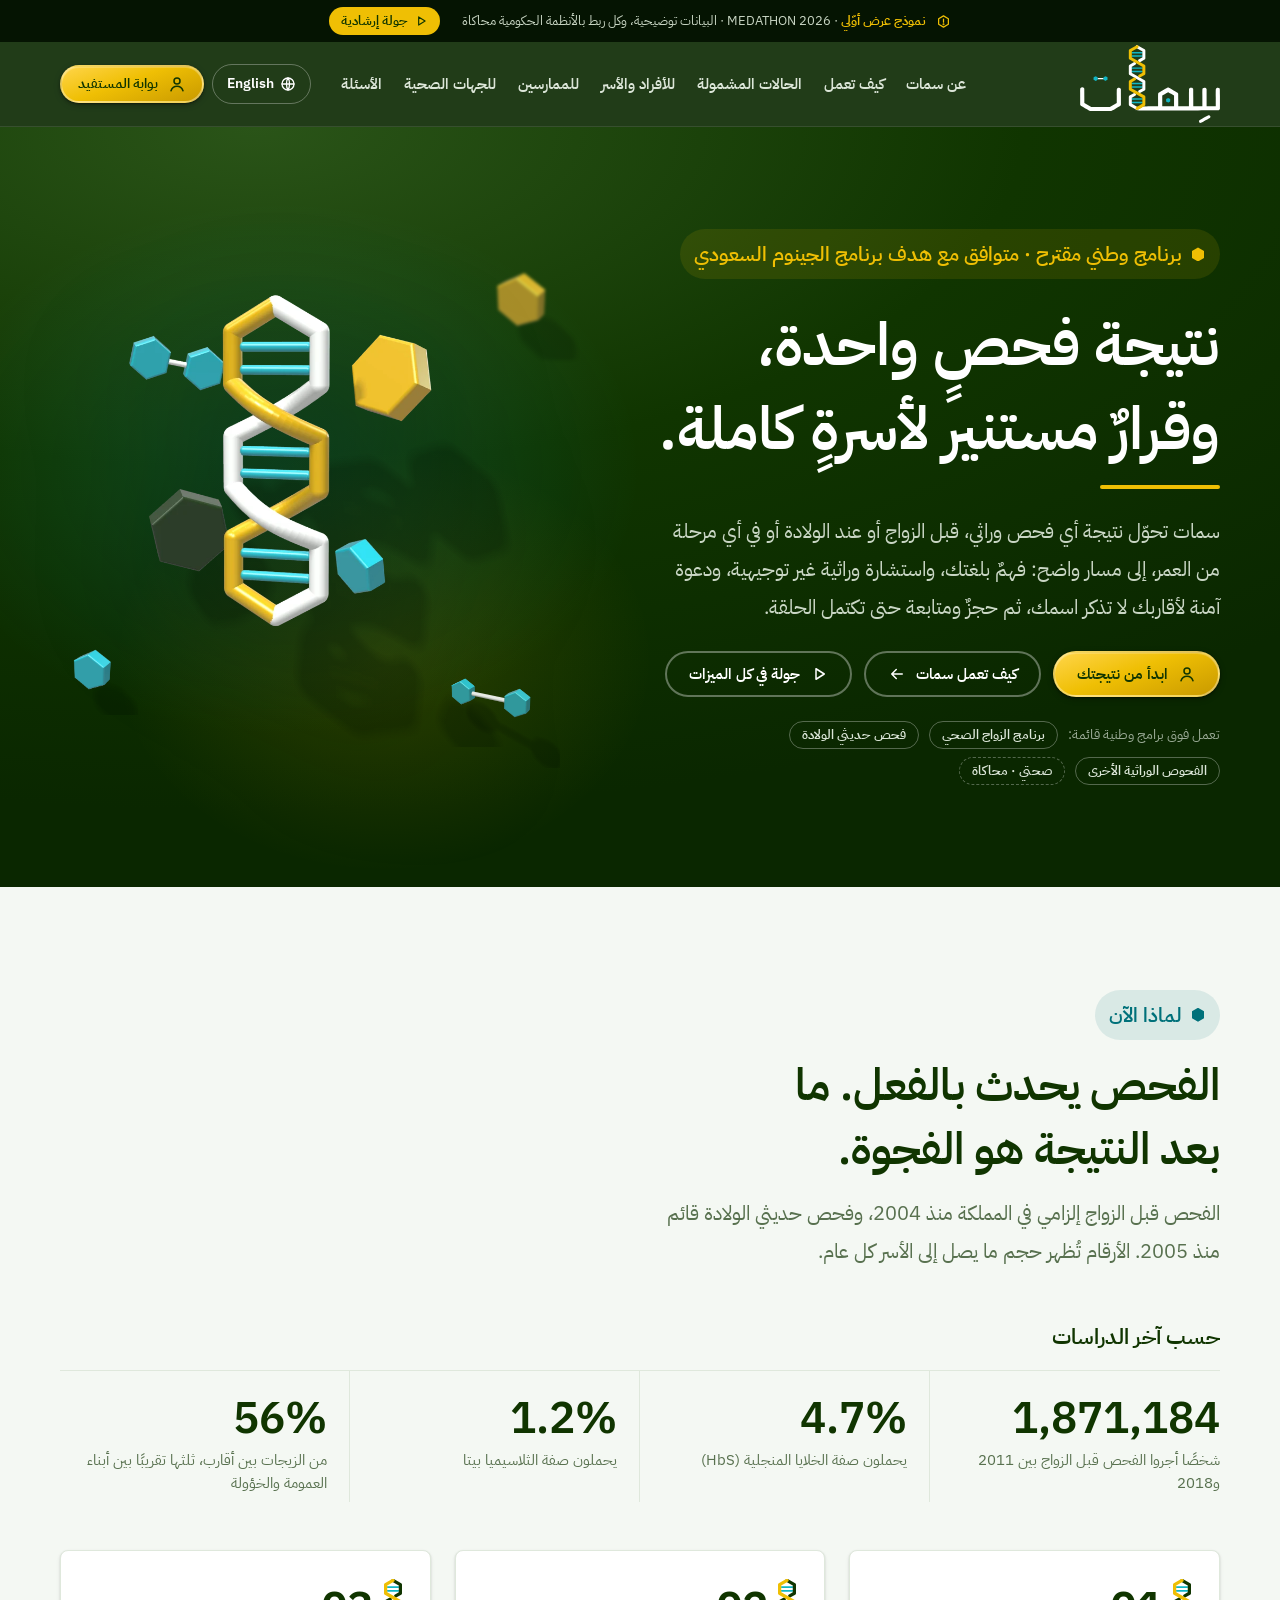
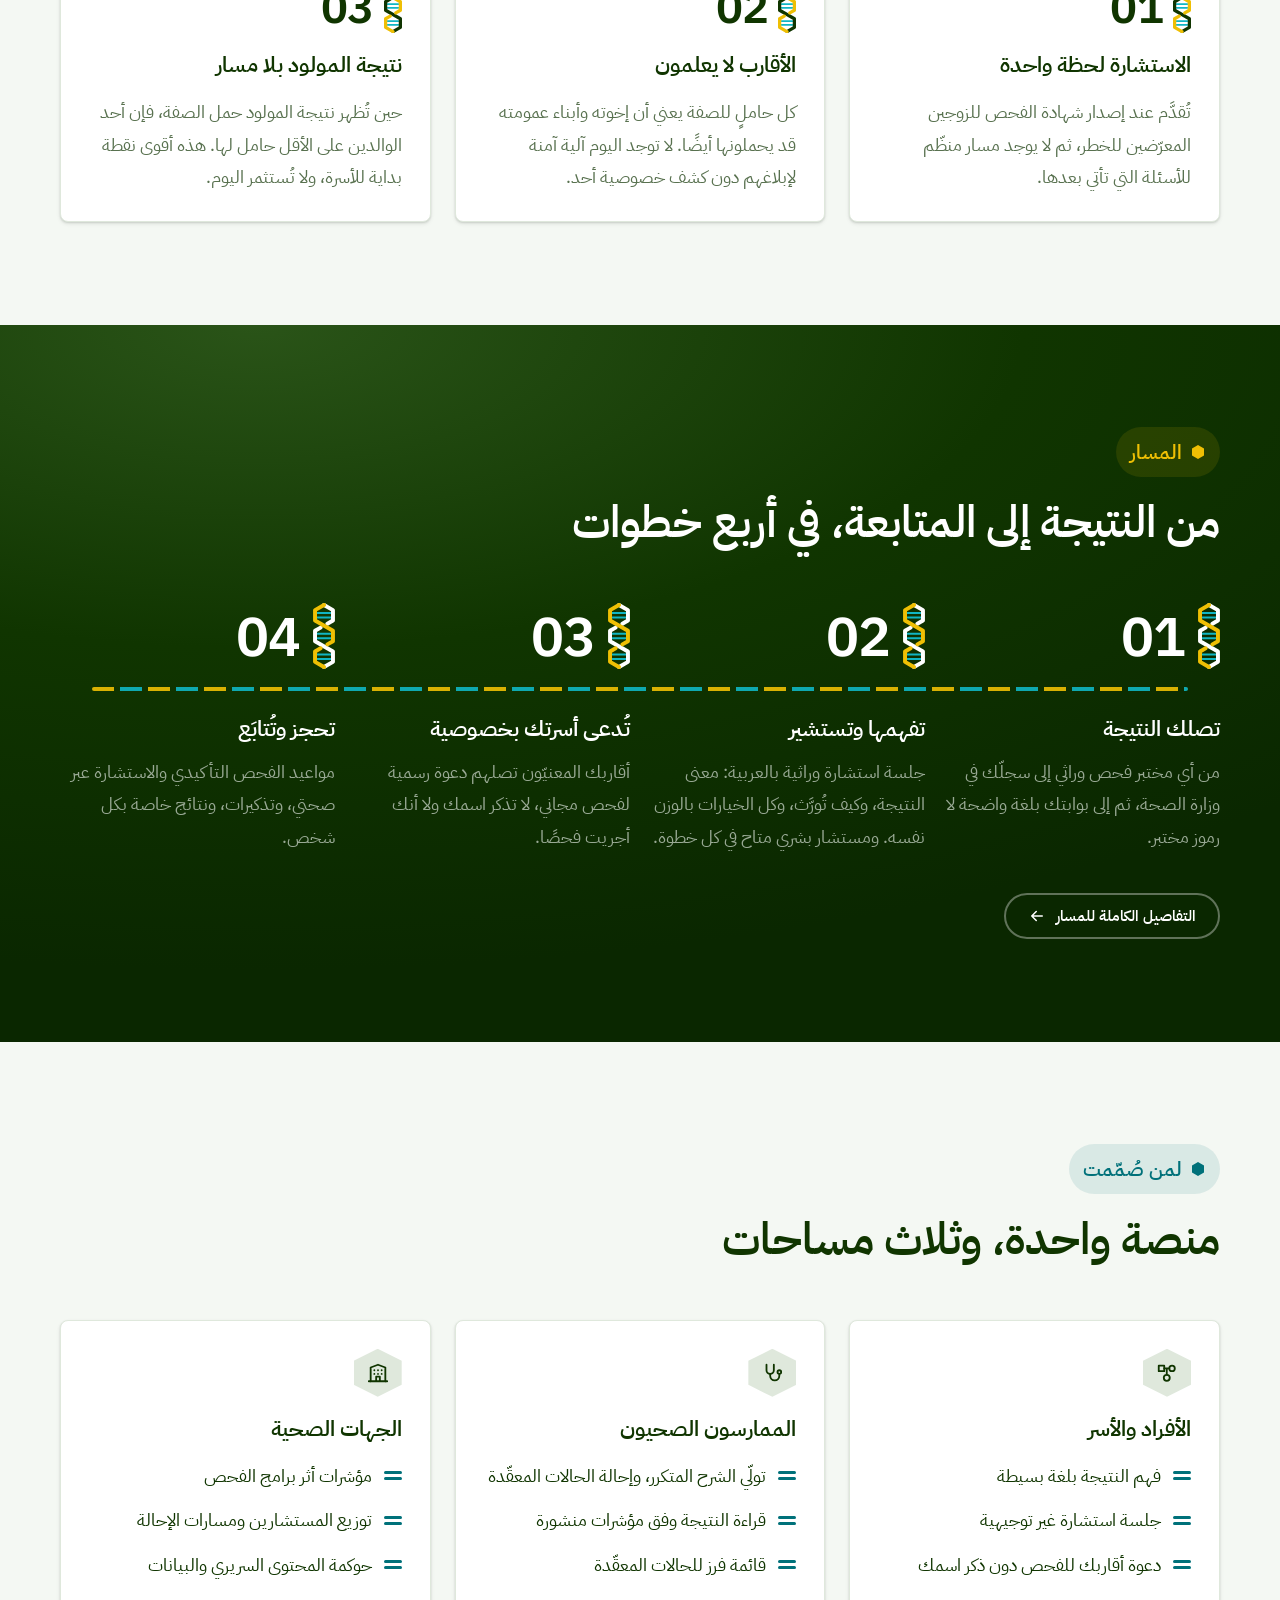
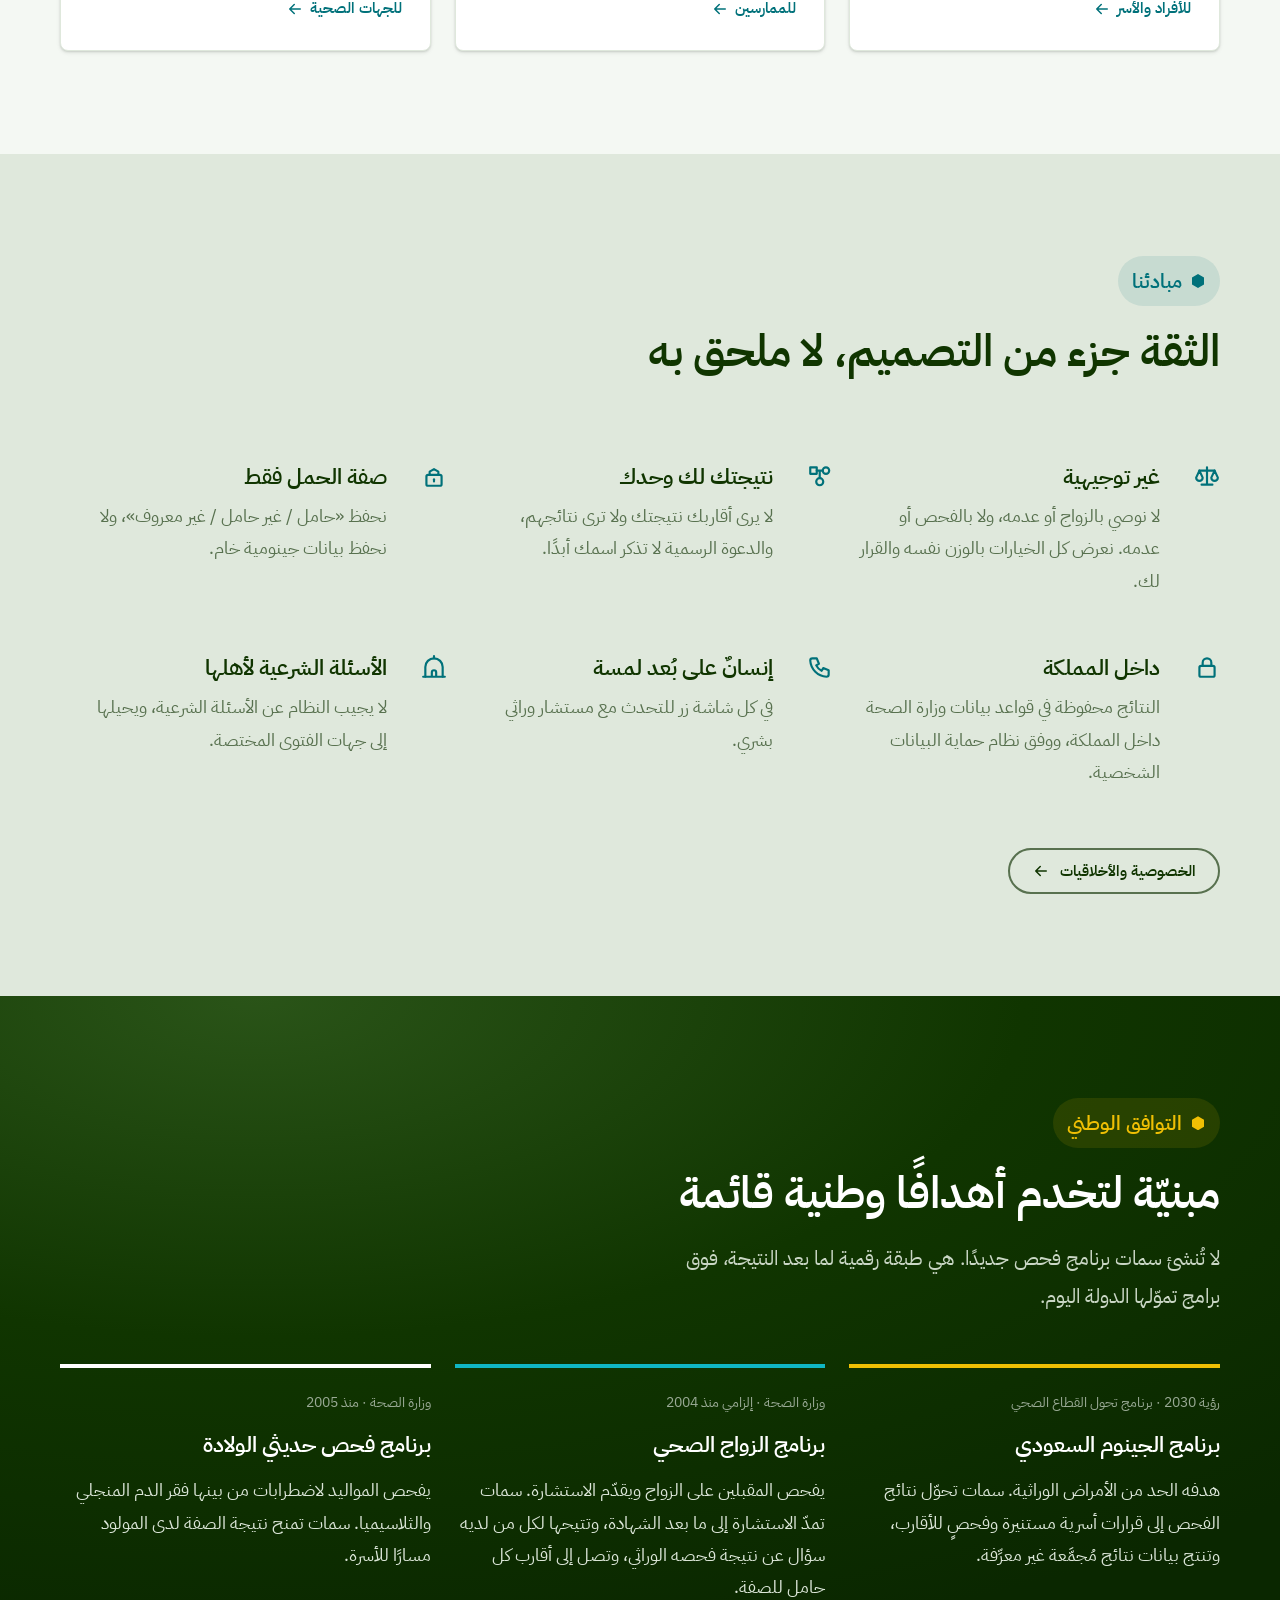
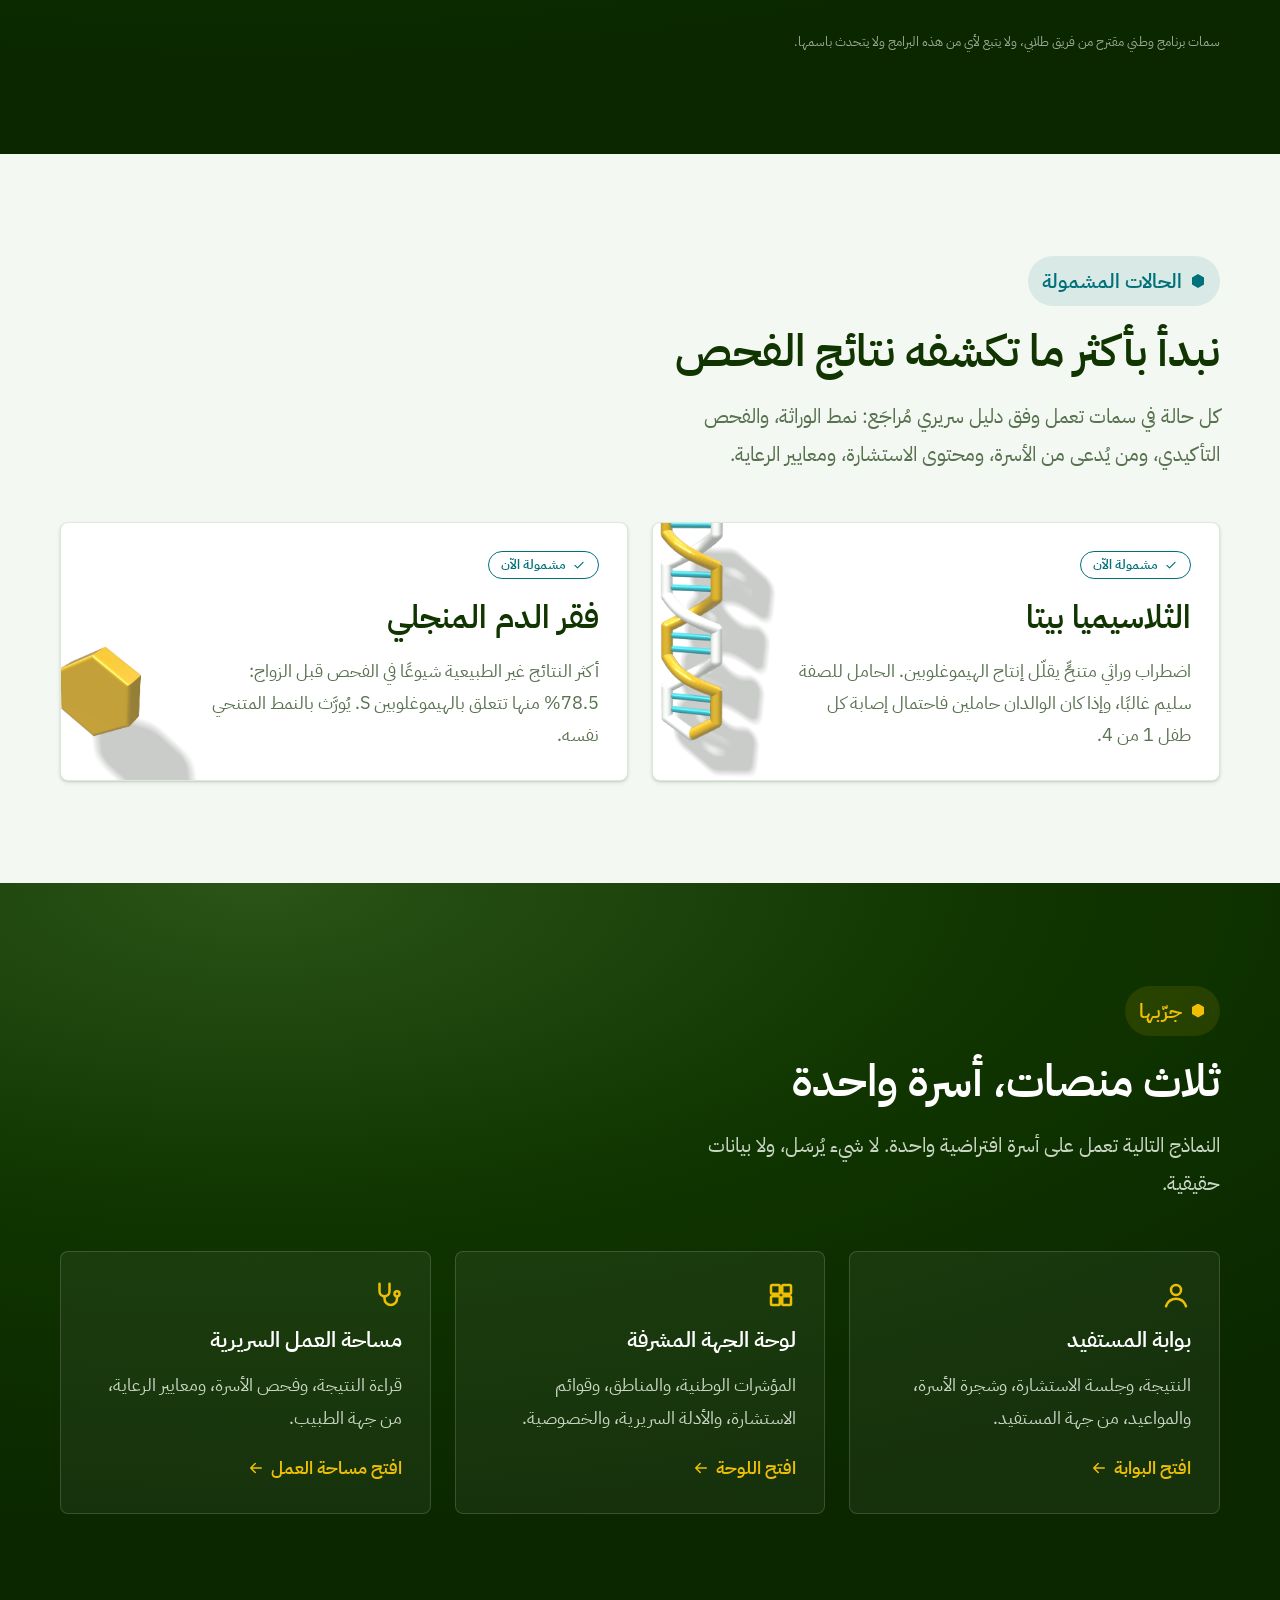
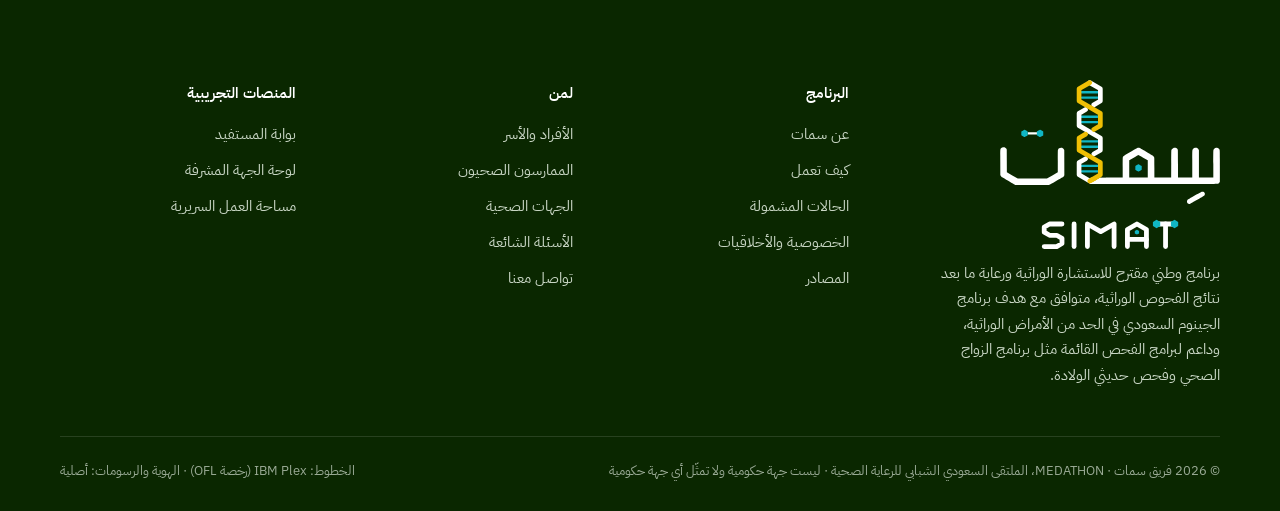
<file: index.html>
<!doctype html>
<html lang="ar" dir="rtl" data-lang="ar">
<head>
<meta charset="utf-8">
<meta name="viewport" content="width=device-width, initial-scale=1">
</head>
<body data-theme="light">
<title>SIMAT · سمات</title>
<meta name="claude:viewport-fit-sides" content="cover">
<meta name="simat-title-ar" content="سمات · برنامج وطني مقترح للاستشارة الوراثية">
<meta name="simat-title-en" content="SIMAT · Proposed national genetic counselling programme">
<link rel="icon" href="assets/logo/simat-favicon.svg" type="image/svg+xml">
<link rel="stylesheet" href="css/fonts.css">
<link rel="stylesheet" href="css/tokens.css">
<link rel="stylesheet" href="css/site.css">
<link rel="stylesheet" href="css/tour.css">
<style>
  .hero { background: var(--gradient-genome-depth); color: #fff; position: relative; overflow: hidden; padding-block: clamp(56px, 8vw, 112px) clamp(64px, 8vw, 104px); }
  .hero::before { content: ""; position: absolute; inset: 0; background:
      radial-gradient(40% 50% at 78% 45%, #10B6C42E 0%, transparent 70%),
      radial-gradient(30% 40% at 70% 70%, #EFBF0424 0%, transparent 70%); pointer-events: none; }
  :root[dir="rtl"] .hero::before { transform: scaleX(-1); }
  .hero .split { position: relative; z-index: 1; }
  .hero h1 { color: #fff; }
  .hero .t-lead { color: #C9D6C4; }
  .hero-art { position: relative; aspect-ratio: 1 / 1; max-width: 560px; width: 100%; justify-self: center; }
  .hero-art img { position: absolute; }
  .hero-art .main { inset: 4% 8% 0 8%; width: 84%; filter: drop-shadow(0 30px 60px #00000066); }
  .hero-art .p1 { width: 17%; top: 4%; inset-inline-start: 0; filter: blur(1.5px); opacity: .85; }
  .hero-art .p2 { width: 13%; bottom: 10%; inset-inline-end: 2%; }
  .hero-art .p3 { width: 22%; bottom: 0; inset-inline-start: 4%; opacity: .9; }
  .hero-trust { display: flex; flex-wrap: wrap; gap: 8px 10px; align-items: center; color: #9AAA95; font-size: 14px; }
  .hero-trust .tag { color: #DCE6D8; }
  .gap-card .hex { --hex: 52px; }
  .aud-card ul { margin: 0; }
  .principles { display: grid; grid-template-columns: repeat(3, minmax(0, 1fr)); gap: 0; border-top: 1px solid var(--line); }
  .principle { padding: 26px 24px 26px 0; border-bottom: 1px solid var(--line); display: grid; grid-template-columns: 44px 1fr; gap: 6px 16px; align-content: start; }
  :root[dir="rtl"] .principle { padding: 26px 0 26px 24px; }
  .principle svg { width: 26px; height: 26px; color: var(--teal-ink); grid-row: span 2; margin-top: 4px; }
  @media (max-width: 860px) { .principles { grid-template-columns: 1fr; } }
  .align-col { display: grid; gap: 12px; align-content: start; padding-top: 22px; border-top: 4px solid var(--strand-gold); }
  .align-col:nth-child(2) { border-top-color: var(--rung-teal); }
  .align-col:nth-child(3) { border-top-color: #fff; }
  .align-col .who { font-size: 14px; color: #9AAA95; }
  .align-col .how { color: #DCE6D8; }
  .cond-card { position: relative; overflow: hidden; padding-inline-end: 140px; min-height: 220px; }
  .cond-card img { position: absolute; width: 150px; inset-inline-end: -10px; bottom: -14px; opacity: .95; }
  @media (max-width: 520px) { .cond-card { padding-inline-end: 28px; } .cond-card img { width: 96px; opacity: .25; } }
  .demo-tile { display: grid; gap: 12px; padding: 28px; border-radius: var(--radius-md); background: #FFFFFF0D; border: 1px solid #FFFFFF26; color: #fff; text-decoration: none; transition: transform .2s, background .2s; }
  .demo-tile:hover { transform: translateY(-3px); background: #FFFFFF17; }
  .demo-tile svg.big { width: 30px; height: 30px; color: var(--strand-gold); }
  .demo-tile .go { display: flex; gap: 6px; align-items: center; color: var(--strand-gold); font-weight: 600; margin-top: 6px; }
  .demo-tile .go svg { width: 18px; height: 18px; }
</style>
<div id="site-header" data-page="index.html"></div>
<main id="main">

<!-- HERO -->
<section class="hero" data-theme="dark">
  <div class="wrap split">
    <div class="stack">
      <span class="kicker"><span data-l lang="ar">برنامج وطني مقترح · متوافق مع هدف برنامج الجينوم السعودي</span><span data-l lang="en">A proposed national programme · aligned with the Saudi Genome Program</span></span>
      <h1 class="t-display baseline"><span data-l lang="ar">نتيجة فحصٍ واحدة،<br>وقرارٌ مستنير لأسرةٍ كاملة.</span><span data-l lang="en">One screening result.<br>An informed decision for a whole family.</span></h1>
      <p class="t-lead"><span data-l lang="ar">سمات تحوّل نتيجة أي فحص وراثي، قبل الزواج أو عند الولادة أو في أي مرحلة من العمر، إلى مسار واضح: فهمٌ بلغتك، واستشارة وراثية غير توجيهية، ودعوة آمنة لأقاربك لا تذكر اسمك، ثم حجزٌ ومتابعة حتى تكتمل الحلقة.</span><span data-l lang="en">SIMAT turns any genetic test result, premarital, newborn or at any stage of life, into a clear pathway: understanding in your own language, non-directive genetic counselling, a private invitation for your relatives that never names you, then booking and follow-up until the loop is closed.</span></p>
      <div class="row">
        <a class="btn btn-primary" href="portal.html"><i data-icon="user"></i><span data-l lang="ar">ابدأ من نتيجتك</span><span data-l lang="en">Start from your result</span></a>
        <a class="btn" href="how-it-works.html"><span data-l lang="ar">كيف تعمل سمات</span><span data-l lang="en">How SIMAT works</span><i data-icon="arrow" class="flip-rtl"></i></a>
        <button type="button" class="btn" data-tour-start="0"><i data-icon="play"></i><span data-l lang="ar">جولة في كل الميزات</span><span data-l lang="en">Tour every feature</span></button>
      </div>
      <div class="hero-trust">
        <span data-l lang="ar">تعمل فوق برامج وطنية قائمة:</span><span data-l lang="en">Built on top of existing national programmes:</span>
        <span class="tag"><span data-l lang="ar">برنامج الزواج الصحي</span><span data-l lang="en">Healthy Marriage Program</span></span>
        <span class="tag"><span data-l lang="ar">فحص حديثي الولادة</span><span data-l lang="en">Newborn screening</span></span>
        <span class="tag"><span data-l lang="ar">الفحوص الوراثية الأخرى</span><span data-l lang="en">Other genetic tests</span></span>
        <span class="tag sim"><span data-l lang="ar">صحتي · محاكاة</span><span data-l lang="en">Sehhaty · simulated</span></span>
      </div>
    </div>
    <div class="hero-art" aria-hidden="true">
      <img class="p1 float slow d1" src="assets/img/hex-cell-gold.webp" alt="">
      <img class="main float slow" src="assets/img/hero-cluster.webp" alt="">
      <img class="p2 float d2" src="assets/img/hex-atom.webp" alt="">
      <img class="p3 float d1" src="assets/img/molecule.webp" alt="">
    </div>
  </div>
</section>

<!-- THE GAP -->
<section class="band">
  <div class="wrap">
    <div class="sec-head">
      <span class="kicker"><span data-l lang="ar">لماذا الآن</span><span data-l lang="en">Why now</span></span>
      <h2 class="t-h1"><span data-l lang="ar">الفحص يحدث بالفعل. ما بعد النتيجة هو الفجوة.</span><span data-l lang="en">Screening already happens. What follows the result is the gap.</span></h2>
      <p class="t-lead"><span data-l lang="ar">الفحص قبل الزواج إلزامي في المملكة منذ 2004، وفحص حديثي الولادة قائم منذ 2005. الأرقام تُظهر حجم ما يصل إلى الأسر كل عام.</span><span data-l lang="en">Premarital screening has been mandatory in Saudi Arabia since 2004, and newborn screening has run since 2005. The numbers show how much reaches families every year.</span></p>
    </div>
    <h3 class="t-h3 stats-lead"><span data-l lang="ar">حسب آخر الدراسات</span><span data-l lang="en">According to the latest studies</span></h3>
    <div class="stats">
      <div class="stat"><span class="v">1,871,184</span><span class="k"><span data-l lang="ar">شخصًا أجروا الفحص قبل الزواج بين 2011 و2018</span><span data-l lang="en">people completed premarital screening, 2011–2018</span></span></div>
      <div class="stat"><span class="v">4.7%</span><span class="k"><span data-l lang="ar">يحملون صفة الخلايا المنجلية (HbS)</span><span data-l lang="en">carry the sickle-cell trait (HbS)</span></span></div>
      <div class="stat"><span class="v">1.2%</span><span class="k"><span data-l lang="ar">يحملون صفة الثلاسيميا بيتا</span><span data-l lang="en">carry the β-thalassaemia trait</span></span></div>
      <div class="stat"><span class="v">56%</span><span class="k"><span data-l lang="ar">من الزيجات بين أقارب، ثلثها تقريبًا بين أبناء العمومة والخؤولة</span><span data-l lang="en">of marriages are consanguineous, about a third between first cousins</span></span></div>
    </div>
    <div class="grid-3" style="margin-top:48px">
      <div class="card gap-card">
        <span class="hex">01</span>
        <h3 class="t-h3"><span data-l lang="ar">الاستشارة لحظة واحدة</span><span data-l lang="en">Counselling is a single moment</span></h3>
        <p class="muted"><span data-l lang="ar">تُقدَّم عند إصدار شهادة الفحص للزوجين المعرّضين للخطر، ثم لا يوجد مسار منظّم للأسئلة التي تأتي بعدها.</span><span data-l lang="en">It is offered to at-risk couples when the certificate is issued. There is no structured path for the questions that come afterwards.</span></p>
      </div>
      <div class="card gap-card">
        <span class="hex">02</span>
        <h3 class="t-h3"><span data-l lang="ar">الأقارب لا يعلمون</span><span data-l lang="en">Relatives are not reached</span></h3>
        <p class="muted"><span data-l lang="ar">كل حاملٍ للصفة يعني أن إخوته وأبناء عمومته قد يحملونها أيضًا. لا توجد اليوم آلية آمنة لإبلاغهم دون كشف خصوصية أحد.</span><span data-l lang="en">Every carrier means siblings and cousins may carry the trait too. Today there is no safe way to tell them without exposing anyone’s privacy.</span></p>
      </div>
      <div class="card gap-card">
        <span class="hex">03</span>
        <h3 class="t-h3"><span data-l lang="ar">نتيجة المولود بلا مسار</span><span data-l lang="en">Newborn results have no family path</span></h3>
        <p class="muted"><span data-l lang="ar">حين تُظهر نتيجة المولود حمل الصفة، فإن أحد الوالدين على الأقل حامل لها. هذه أقوى نقطة بداية للأسرة، ولا تُستثمر اليوم.</span><span data-l lang="en">When a newborn’s result shows a trait, at least one parent is a carrier. It is the strongest starting point for a family, and it goes unused today.</span></p>
      </div>
    </div>
  </div>
</section>

<!-- HOW IT WORKS -->
<section class="band" data-theme="dark">
  <div class="wrap">
    <div class="sec-head">
      <span class="kicker"><span data-l lang="ar">المسار</span><span data-l lang="en">The pathway</span></span>
      <h2 class="t-h1"><span data-l lang="ar">من النتيجة إلى المتابعة، في أربع خطوات</span><span data-l lang="en">From result to follow-up, in four steps</span></h2>
    </div>
    <div class="strand" style="--steps:4">
      <div class="step"><span class="hex">01</span><h3 class="t-h3"><span data-l lang="ar">تصلك النتيجة</span><span data-l lang="en">Your result arrives</span></h3><p class="muted"><span data-l lang="ar">من أي مختبر فحص وراثي إلى سجلّك في وزارة الصحة، ثم إلى بوابتك بلغة واضحة لا رموز مختبر.</span><span data-l lang="en">From any genetic testing lab to your Ministry of Health record, then to your portal in plain language rather than lab codes.</span></p></div>
      <div class="step"><span class="hex">02</span><h3 class="t-h3"><span data-l lang="ar">تفهمها وتستشير</span><span data-l lang="en">You understand and ask</span></h3><p class="muted"><span data-l lang="ar">جلسة استشارة وراثية بالعربية: معنى النتيجة، وكيف تُورَّث، وكل الخيارات بالوزن نفسه. ومستشار بشري متاح في كل خطوة.</span><span data-l lang="en">An Arabic genetic counselling session: what the result means, how it is inherited, every option given equal weight. A human counsellor is available at every step.</span></p></div>
      <div class="step"><span class="hex">03</span><h3 class="t-h3"><span data-l lang="ar">تُدعى أسرتك بخصوصية</span><span data-l lang="en">Your family is invited, privately</span></h3><p class="muted"><span data-l lang="ar">أقاربك المعنيّون تصلهم دعوة رسمية لفحص مجاني، لا تذكر اسمك ولا أنك أجريت فحصًا.</span><span data-l lang="en">The relatives concerned receive an official invitation for a free test that never mentions your name or that you were tested.</span></p></div>
      <div class="step"><span class="hex">04</span><h3 class="t-h3"><span data-l lang="ar">تحجز وتُتابَع</span><span data-l lang="en">You book and are followed up</span></h3><p class="muted"><span data-l lang="ar">مواعيد الفحص التأكيدي والاستشارة عبر صحتي، وتذكيرات، ونتائج خاصة بكل شخص.</span><span data-l lang="en">Confirmatory testing and counselling appointments through Sehhaty, reminders, and results that stay private to each person.</span></p></div>
    </div>
    <div class="row" style="margin-top:40px"><a class="btn" href="how-it-works.html"><span data-l lang="ar">التفاصيل الكاملة للمسار</span><span data-l lang="en">The full pathway</span><i data-icon="arrow" class="flip-rtl"></i></a></div>
  </div>
</section>

<!-- AUDIENCES -->
<section class="band">
  <div class="wrap">
    <div class="sec-head">
      <span class="kicker"><span data-l lang="ar">لمن صُمّمت</span><span data-l lang="en">Who it is for</span></span>
      <h2 class="t-h1"><span data-l lang="ar">منصة واحدة، وثلاث مساحات</span><span data-l lang="en">One platform, three spaces</span></h2>
    </div>
    <div class="grid-3">
      <a class="card aud-card" href="families.html">
        <span class="ic"><i data-icon="family"></i></span>
        <h3 class="t-h3"><span data-l lang="ar">الأفراد والأسر</span><span data-l lang="en">Individuals and families</span></h3>
        <ul class="bp">
          <li><span data-l lang="ar">فهم النتيجة بلغة بسيطة</span><span data-l lang="en">Understand your result in plain words</span></li>
          <li><span data-l lang="ar">جلسة استشارة غير توجيهية</span><span data-l lang="en">A non-directive counselling session</span></li>
          <li><span data-l lang="ar">دعوة أقاربك للفحص دون ذكر اسمك</span><span data-l lang="en">Relatives invited to test without your name</span></li>
        </ul>
        <span class="card-foot"><span data-l lang="ar">للأفراد والأسر</span><span data-l lang="en">For families</span><i data-icon="arrow" class="flip-rtl"></i></span>
      </a>
      <a class="card aud-card" href="professionals.html">
        <span class="ic"><i data-icon="stethoscope"></i></span>
        <h3 class="t-h3"><span data-l lang="ar">الممارسون الصحيون</span><span data-l lang="en">Clinicians and counsellors</span></h3>
        <ul class="bp">
          <li><span data-l lang="ar">تولّي الشرح المتكرر، وإحالة الحالات المعقّدة</span><span data-l lang="en">Routine explanation handled, complex cases referred</span></li><li><span data-l lang="ar">قراءة النتيجة وفق مؤشرات منشورة</span><span data-l lang="en">Results read against published indices</span></li>
          <li><span data-l lang="ar">قائمة فرز للحالات المعقّدة</span><span data-l lang="en">A triage queue for complex cases</span></li>
          
        </ul>
        <span class="card-foot"><span data-l lang="ar">للممارسين</span><span data-l lang="en">For clinicians</span><i data-icon="arrow" class="flip-rtl"></i></span>
      </a>
      <a class="card aud-card" href="authorities.html">
        <span class="ic"><i data-icon="building"></i></span>
        <h3 class="t-h3"><span data-l lang="ar">الجهات الصحية</span><span data-l lang="en">Health authorities</span></h3>
        <ul class="bp">
          <li><span data-l lang="ar">مؤشرات أثر برامج الفحص</span><span data-l lang="en">Impact indicators for screening programmes</span></li>
          <li><span data-l lang="ar">توزيع المستشارين ومسارات الإحالة</span><span data-l lang="en">Counsellor allocation and referral routes</span></li>
          <li><span data-l lang="ar">حوكمة المحتوى السريري والبيانات</span><span data-l lang="en">Governance of clinical content and data</span></li>
        </ul>
        <span class="card-foot"><span data-l lang="ar">للجهات الصحية</span><span data-l lang="en">For health authorities</span><i data-icon="arrow" class="flip-rtl"></i></span>
      </a>
    </div>
  </div>
</section>

<!-- PRINCIPLES -->
<section class="band sunken">
  <div class="wrap">
    <div class="sec-head">
      <span class="kicker"><span data-l lang="ar">مبادئنا</span><span data-l lang="en">Our principles</span></span>
      <h2 class="t-h1"><span data-l lang="ar">الثقة جزء من التصميم، لا ملحق به</span><span data-l lang="en">Trust is designed in, not added on</span></h2>
    </div>
    <div class="principles">
      <div class="principle"><i data-icon="scale"></i><h3 class="t-h3"><span data-l lang="ar">غير توجيهية</span><span data-l lang="en">Non-directive</span></h3><p class="muted"><span data-l lang="ar">لا نوصي بالزواج أو عدمه، ولا بالفحص أو عدمه. نعرض كل الخيارات بالوزن نفسه والقرار لك.</span><span data-l lang="en">We never recommend marrying or not, testing or not. Every option is shown with equal weight, and the decision is yours.</span></p></div>
      <div class="principle"><i data-icon="family"></i><h3 class="t-h3"><span data-l lang="ar">نتيجتك لك وحدك</span><span data-l lang="en">Your result is yours alone</span></h3><p class="muted"><span data-l lang="ar">لا يرى أقاربك نتيجتك ولا ترى نتائجهم، والدعوة الرسمية لا تذكر اسمك أبدًا.</span><span data-l lang="en">Your relatives never see your result and you never see theirs, and the official invitation never names you.</span></p></div>
      <div class="principle"><i data-icon="privacy"></i><h3 class="t-h3"><span data-l lang="ar">صفة الحمل فقط</span><span data-l lang="en">Carrier status only</span></h3><p class="muted"><span data-l lang="ar">نحفظ «حامل / غير حامل / غير معروف»، ولا نحفظ بيانات جينومية خام.</span><span data-l lang="en">We store “carrier / not a carrier / unknown”, never raw genomic data.</span></p></div>
      <div class="principle"><i data-icon="lock"></i><h3 class="t-h3"><span data-l lang="ar">داخل المملكة</span><span data-l lang="en">Hosted in the Kingdom</span></h3><p class="muted"><span data-l lang="ar">النتائج محفوظة في قواعد بيانات وزارة الصحة داخل المملكة، ووفق نظام حماية البيانات الشخصية.</span><span data-l lang="en">Results are kept in Ministry of Health databases inside Saudi Arabia, under the Personal Data Protection Law.</span></p></div>
      <div class="principle"><i data-icon="phone"></i><h3 class="t-h3"><span data-l lang="ar">إنسانٌ على بُعد لمسة</span><span data-l lang="en">A person, one tap away</span></h3><p class="muted"><span data-l lang="ar">في كل شاشة زر للتحدث مع مستشار وراثي بشري.</span><span data-l lang="en">Every screen has a button to talk to a human genetic counsellor.</span></p></div>
      <div class="principle"><i data-icon="mosque"></i><h3 class="t-h3"><span data-l lang="ar">الأسئلة الشرعية لأهلها</span><span data-l lang="en">Religious questions go to scholars</span></h3><p class="muted"><span data-l lang="ar">لا يجيب النظام عن الأسئلة الشرعية، ويحيلها إلى جهات الفتوى المختصة.</span><span data-l lang="en">The system does not answer religious questions; it refers them to qualified scholars.</span></p></div>
    </div>
    <div class="row" style="margin-top:32px"><a class="btn" href="privacy.html"><span data-l lang="ar">الخصوصية والأخلاقيات</span><span data-l lang="en">Privacy and ethics</span><i data-icon="arrow" class="flip-rtl"></i></a></div>
  </div>
</section>

<!-- ALIGNMENT -->
<section class="band" data-theme="dark">
  <div class="wrap">
    <div class="sec-head">
      <span class="kicker"><span data-l lang="ar">التوافق الوطني</span><span data-l lang="en">National alignment</span></span>
      <h2 class="t-h1"><span data-l lang="ar">مبنيّة لتخدم أهدافًا وطنية قائمة</span><span data-l lang="en">Built to serve national goals that already exist</span></h2>
      <p class="t-lead" style="color:#C9D6C4"><span data-l lang="ar">لا تُنشئ سمات برنامج فحص جديدًا. هي طبقة رقمية لما بعد النتيجة، فوق برامج تموّلها الدولة اليوم.</span><span data-l lang="en">SIMAT does not create a new screening programme. It is a digital layer for what happens after the result, on top of programmes the state already funds.</span></p>
    </div>
    <div class="grid-3">
      <div class="align-col"><span class="who"><span data-l lang="ar">رؤية 2030 · برنامج تحول القطاع الصحي</span><span data-l lang="en">Vision 2030 · Health Sector Transformation</span></span><h3 class="t-h3"><span data-l lang="ar">برنامج الجينوم السعودي</span><span data-l lang="en">Saudi Genome Program</span></h3><p class="how"><span data-l lang="ar">هدفه الحد من الأمراض الوراثية. سمات تحوّل نتائج الفحص إلى قرارات أسرية مستنيرة وفحصٍ للأقارب، وتنتج بيانات نتائج مُجمَّعة غير معرِّفة.</span><span data-l lang="en">Its goal is to reduce the incidence of genetic disease. SIMAT turns screening results into informed family decisions and relative testing, and produces aggregated, de-identified outcome data.</span></p></div>
      <div class="align-col"><span class="who"><span data-l lang="ar">وزارة الصحة · إلزامي منذ 2004</span><span data-l lang="en">Ministry of Health · mandatory since 2004</span></span><h3 class="t-h3"><span data-l lang="ar">برنامج الزواج الصحي</span><span data-l lang="en">Healthy Marriage Program</span></h3><p class="how"><span data-l lang="ar">يفحص المقبلين على الزواج ويقدّم الاستشارة. سمات تمدّ الاستشارة إلى ما بعد الشهادة، وتتيحها لكل من لديه سؤال عن نتيجة فحصه الوراثي، وتصل إلى أقارب كل حامل للصفة.</span><span data-l lang="en">It screens people before marriage and offers counselling. SIMAT extends counselling beyond the certificate, opens it to anyone with a question about their genetic test result, and reaches the relatives of every carrier.</span></p></div>
      <div class="align-col"><span class="who"><span data-l lang="ar">وزارة الصحة · منذ 2005</span><span data-l lang="en">Ministry of Health · since 2005</span></span><h3 class="t-h3"><span data-l lang="ar">برنامج فحص حديثي الولادة</span><span data-l lang="en">Newborn Screening Program</span></h3><p class="how"><span data-l lang="ar">يفحص المواليد لاضطرابات من بينها فقر الدم المنجلي والثلاسيميا. سمات تمنح نتيجة الصفة لدى المولود مسارًا للأسرة.</span><span data-l lang="en">It screens newborns for disorders including sickle cell disease and thalassaemia. SIMAT gives a newborn’s trait result a pathway for the family.</span></p></div>
    </div>
    <p class="t-cap" style="margin-top:28px;color:#9AAA95"><span data-l lang="ar">سمات برنامج وطني مقترح من فريق طلابي، ولا يتبع لأي من هذه البرامج ولا يتحدث باسمها.</span><span data-l lang="en">SIMAT is a proposal by a student team. It is not affiliated with any of these programmes and does not speak for them.</span></p>
  </div>
</section>

<!-- CONDITIONS -->
<section class="band">
  <div class="wrap">
    <div class="sec-head">
      <span class="kicker"><span data-l lang="ar">الحالات المشمولة</span><span data-l lang="en">Conditions covered</span></span>
      <h2 class="t-h1"><span data-l lang="ar">نبدأ بأكثر ما تكشفه نتائج الفحص</span><span data-l lang="en">We start with what screening finds most</span></h2>
      <p class="t-lead"><span data-l lang="ar">كل حالة في سمات تعمل وفق دليل سريري مُراجَع: نمط الوراثة، والفحص التأكيدي، ومن يُدعى من الأسرة، ومحتوى الاستشارة، ومعايير الرعاية.</span><span data-l lang="en">Every condition in SIMAT runs on a reviewed clinical rulebook: inheritance pattern, confirmatory test, who in the family is invited, counselling content, and care standards.</span></p>
    </div>
    <div class="grid-2">
      <a class="card cond-card" href="conditions.html#beta-thal">
        <span class="tag live"><i data-icon="check" style="width:14px;height:14px"></i><span data-l lang="ar">مشمولة الآن</span><span data-l lang="en">Covered now</span></span>
        <h3 class="t-h2"><span data-l lang="ar">الثلاسيميا بيتا</span><span data-l lang="en">β-thalassaemia</span></h3>
        <p class="muted"><span data-l lang="ar">اضطراب وراثي متنحٍّ يقلّل إنتاج الهيموغلوبين. الحامل للصفة سليم غالبًا، وإذا كان الوالدان حاملين فاحتمال إصابة كل طفل 1 من 4.</span><span data-l lang="en">An autosomal recessive disorder that reduces haemoglobin production. Carriers are usually healthy; when both parents carry it, each child has a 1 in 4 chance of being affected.</span></p>
        <img src="assets/img/helix-long.webp" alt="" class="float slow">
      </a>
      <a class="card cond-card" href="conditions.html#sickle-cell">
        <span class="tag live"><i data-icon="check" style="width:14px;height:14px"></i><span data-l lang="ar">مشمولة الآن</span><span data-l lang="en">Covered now</span></span>
        <h3 class="t-h2"><span data-l lang="ar">فقر الدم المنجلي</span><span data-l lang="en">Sickle cell disease</span></h3>
        <p class="muted"><span data-l lang="ar">أكثر النتائج غير الطبيعية شيوعًا في الفحص قبل الزواج: 78.5% منها تتعلق بالهيموغلوبين S. يُورَّث بالنمط المتنحي نفسه.</span><span data-l lang="en">The most common abnormal premarital finding: 78.5% of abnormal results involve haemoglobin S. It follows the same recessive inheritance.</span></p>
        <img src="assets/img/hex-cell-gold.webp" alt="" class="float d1">
      </a>
    </div>
  </div>
</section>

<!-- DEMO -->
<section class="band" data-theme="dark">
  <div class="wrap">
    <div class="sec-head">
      <span class="kicker"><span data-l lang="ar">جرّبها</span><span data-l lang="en">Try it</span></span>
      <h2 class="t-h1"><span data-l lang="ar">ثلاث منصات، أسرة واحدة</span><span data-l lang="en">Three platforms, one family</span></h2>
      <p class="t-lead" style="color:#C9D6C4"><span data-l lang="ar">النماذج التالية تعمل على أسرة افتراضية واحدة. لا شيء يُرسَل، ولا بيانات حقيقية.</span><span data-l lang="en">The demos below run on one fictional family. Nothing is sent and no real data is used.</span></p>
    </div>
    <div class="grid-3">
      <a class="demo-tile" href="portal.html"><i data-icon="user" class="big"></i><h3 class="t-h3" style="color:#fff"><span data-l lang="ar">بوابة المستفيد</span><span data-l lang="en">My SIMAT</span></h3><p style="color:#C9D6C4"><span data-l lang="ar">النتيجة، وجلسة الاستشارة، وشجرة الأسرة، والمواعيد، من جهة المستفيد.</span><span data-l lang="en">The result, the counselling session, the family tree and appointments, as the person sees them.</span></p><span class="go"><span data-l lang="ar">افتح البوابة</span><span data-l lang="en">Open the portal</span><i data-icon="arrow" class="flip-rtl"></i></span></a>
      <a class="demo-tile" href="console.html"><i data-icon="grid" class="big"></i><h3 class="t-h3" style="color:#fff"><span data-l lang="ar">لوحة الجهة المشرفة</span><span data-l lang="en">Authority console</span></h3><p style="color:#C9D6C4"><span data-l lang="ar">المؤشرات الوطنية، والمناطق، وقوائم الاستشارة، والأدلة السريرية، والخصوصية.</span><span data-l lang="en">National indicators, regions, counselling queues, clinical rulebooks and privacy controls.</span></p><span class="go"><span data-l lang="ar">افتح اللوحة</span><span data-l lang="en">Open the console</span><i data-icon="arrow" class="flip-rtl"></i></span></a>
      <a class="demo-tile" href="clinical.html"><i data-icon="stethoscope" class="big"></i><h3 class="t-h3" style="color:#fff"><span data-l lang="ar">مساحة العمل السريرية</span><span data-l lang="en">Clinical workspace</span></h3><p style="color:#C9D6C4"><span data-l lang="ar">قراءة النتيجة، وفحص الأسرة، ومعايير الرعاية، من جهة الطبيب.</span><span data-l lang="en">Result reading, family screening and care checks, as the clinician sees them.</span></p><span class="go"><span data-l lang="ar">افتح مساحة العمل</span><span data-l lang="en">Open the workspace</span><i data-icon="arrow" class="flip-rtl"></i></span></a>
    </div>
  </div>
</section>

</main>
<footer id="site-footer"></footer>
<script src="js/icons.js"></script>
<script src="js/core.js"></script>
<script src="js/tour-steps.js"></script>
<script src="js/tour-engine.js"></script>

</body>
</html>
</file>
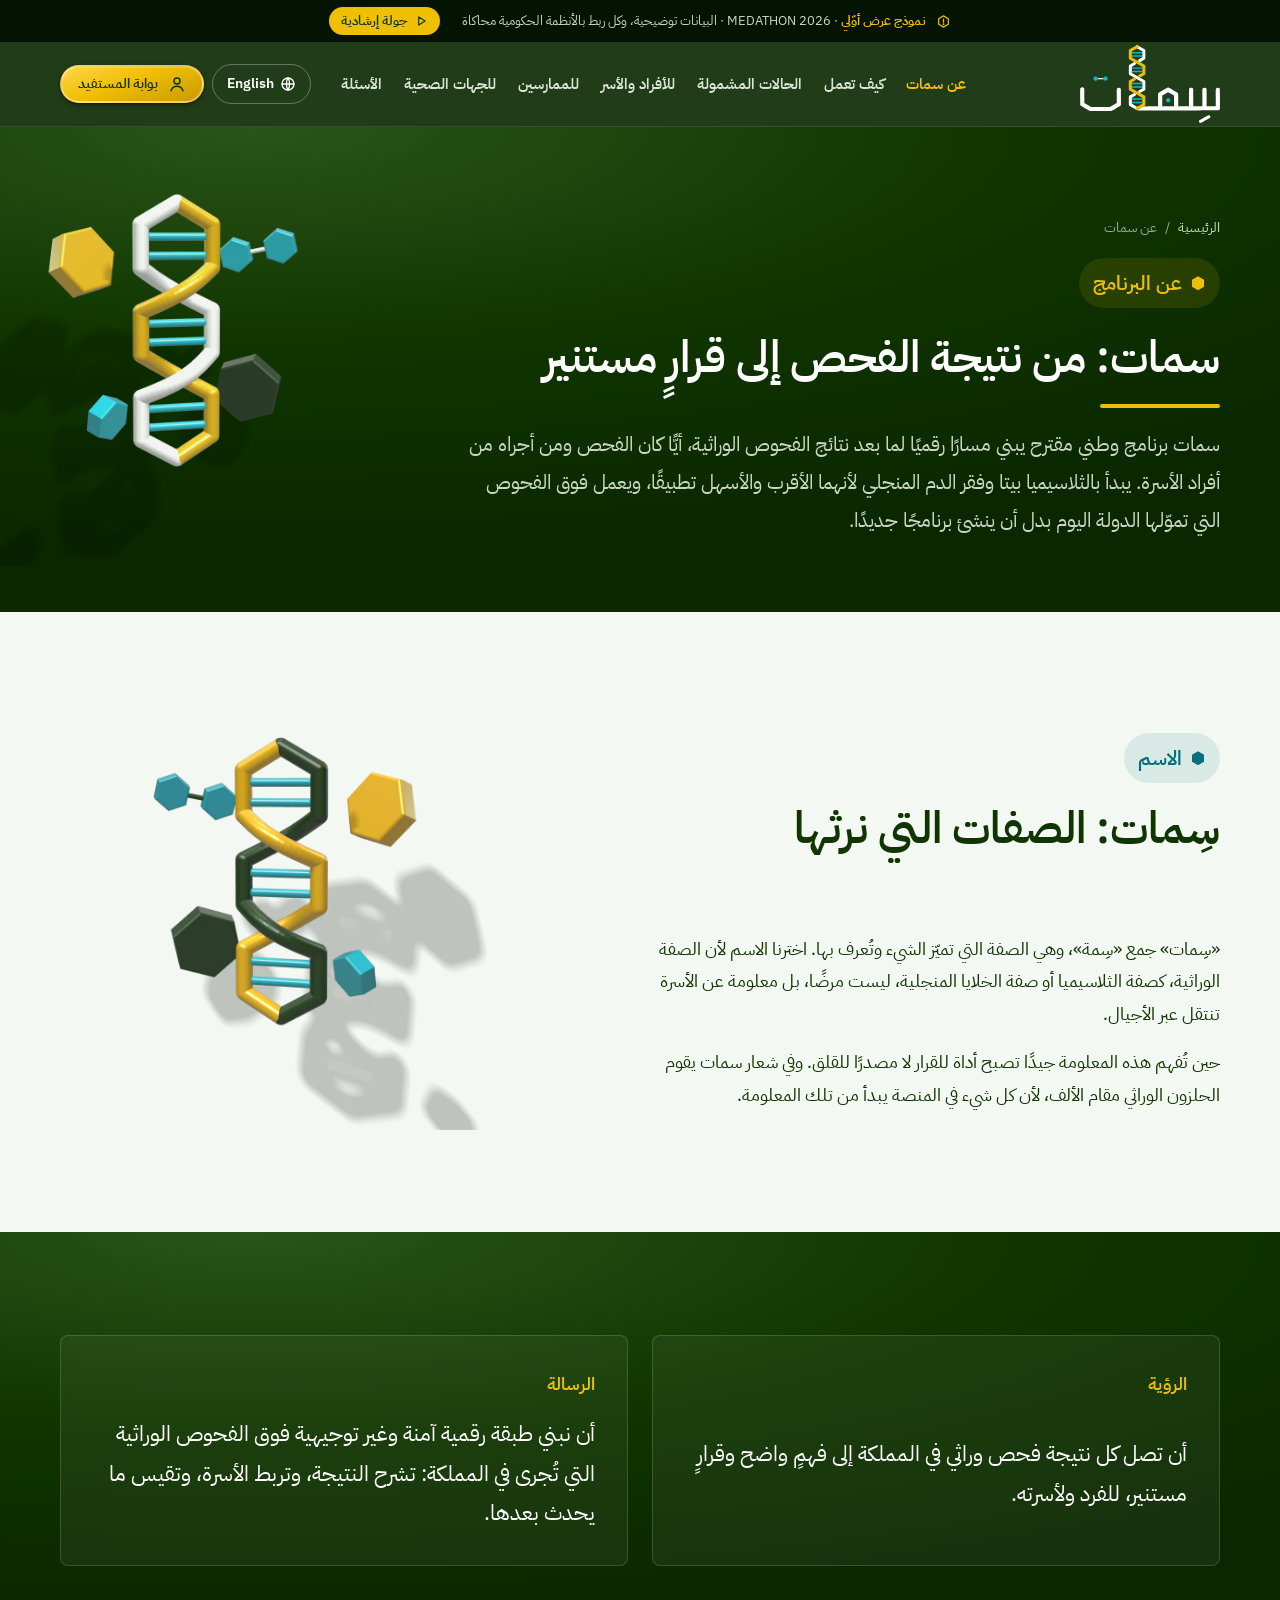
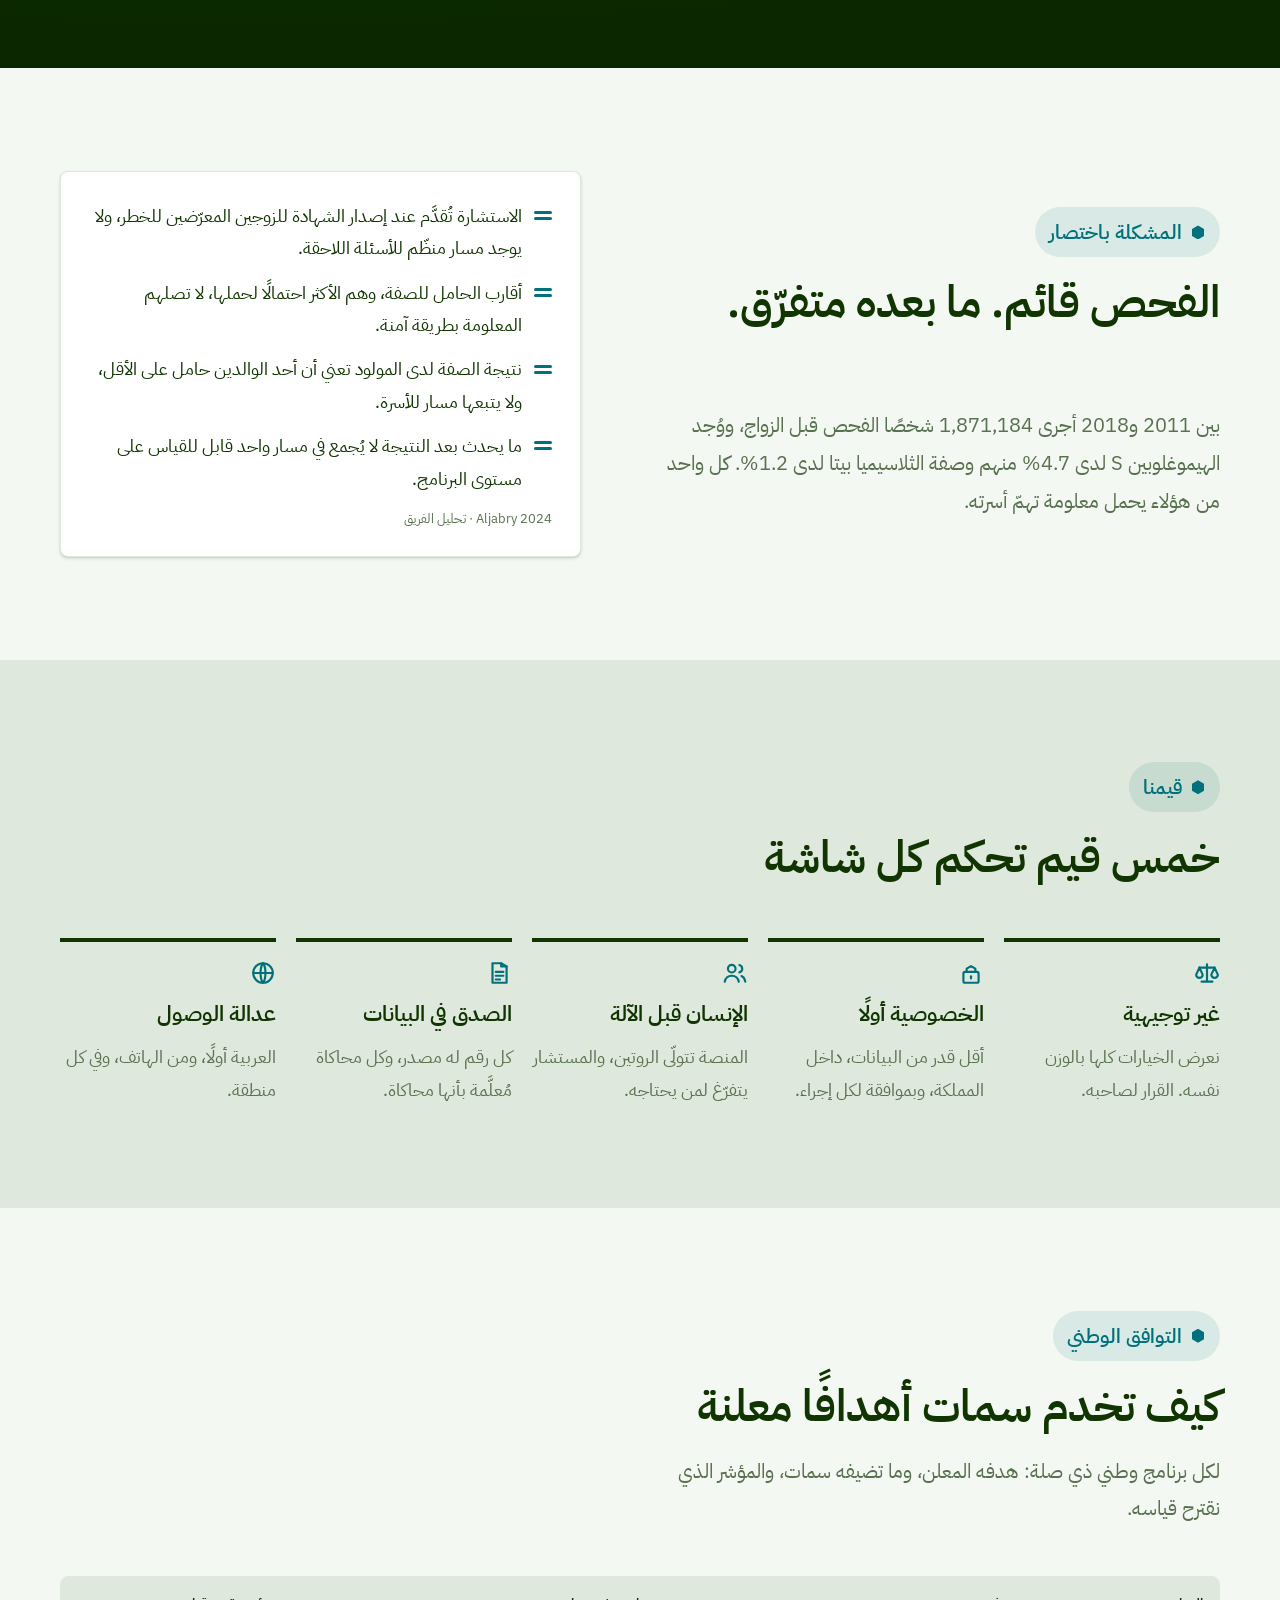
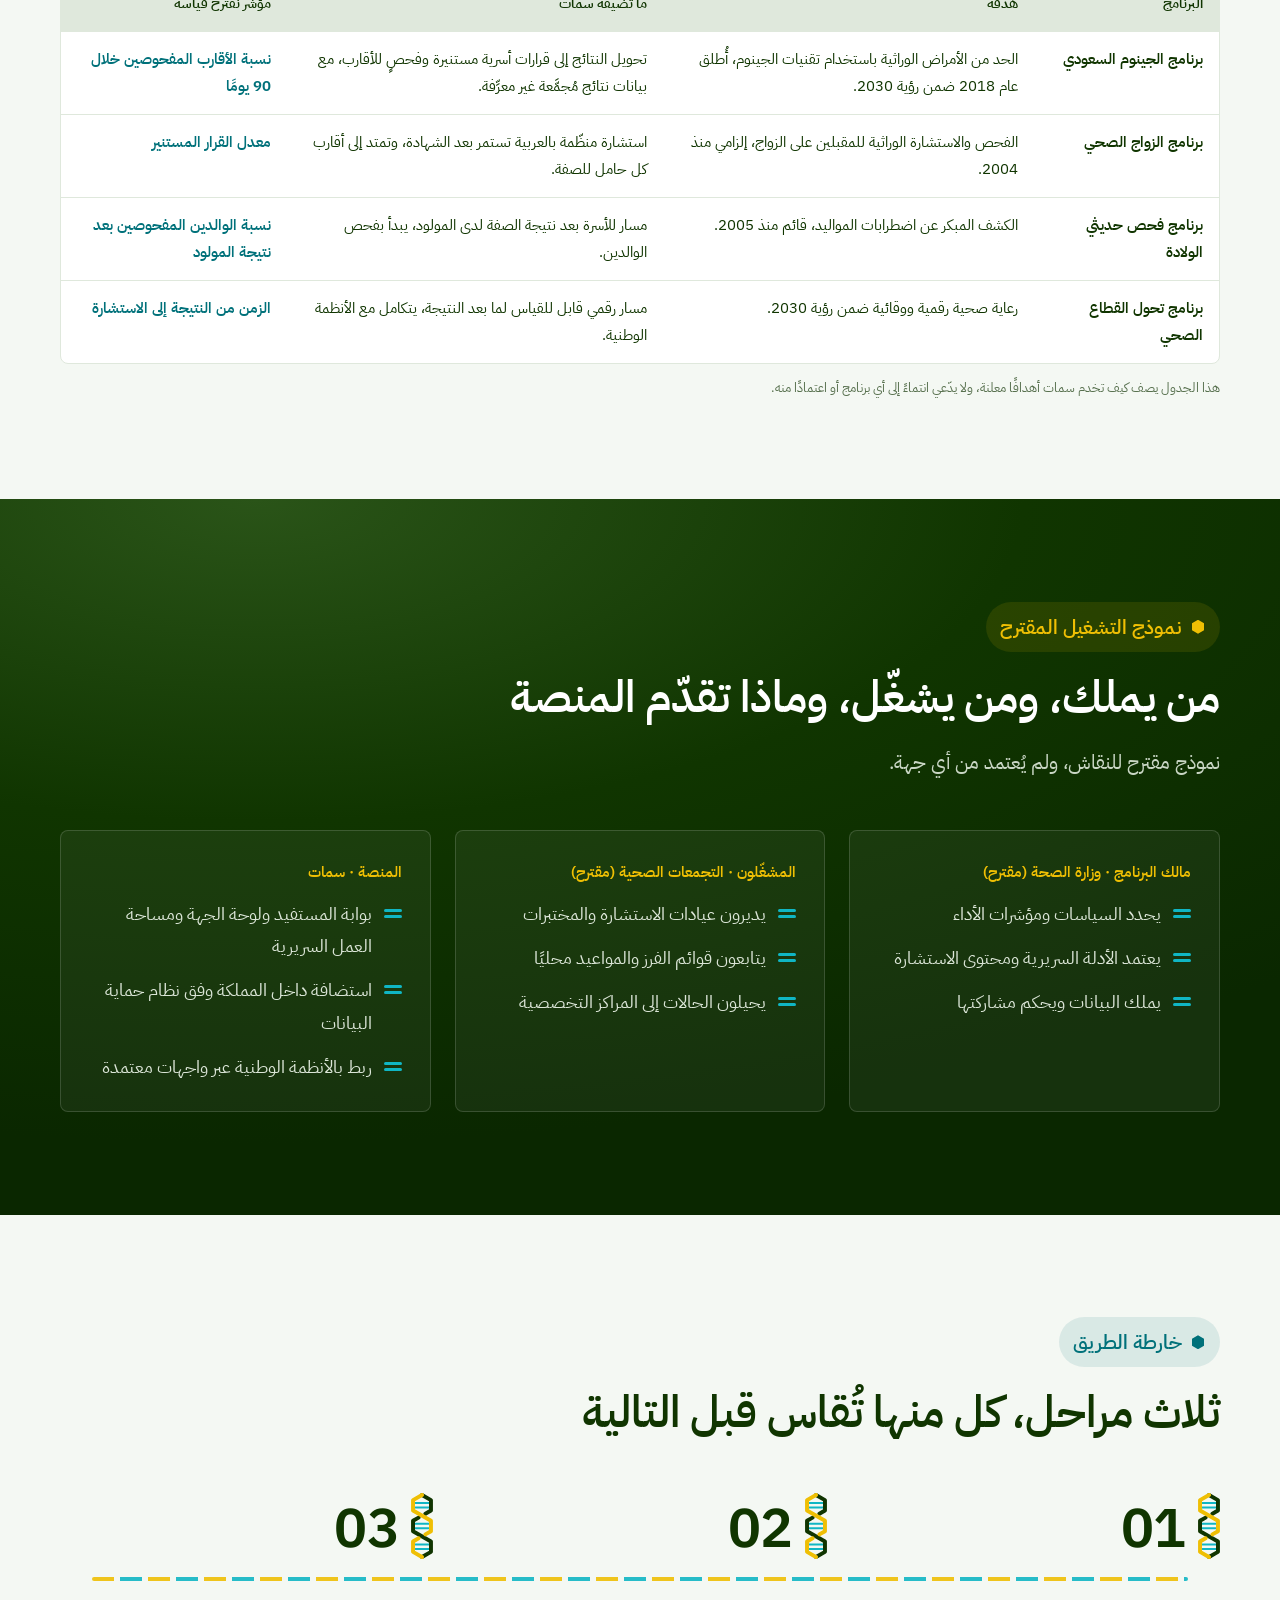
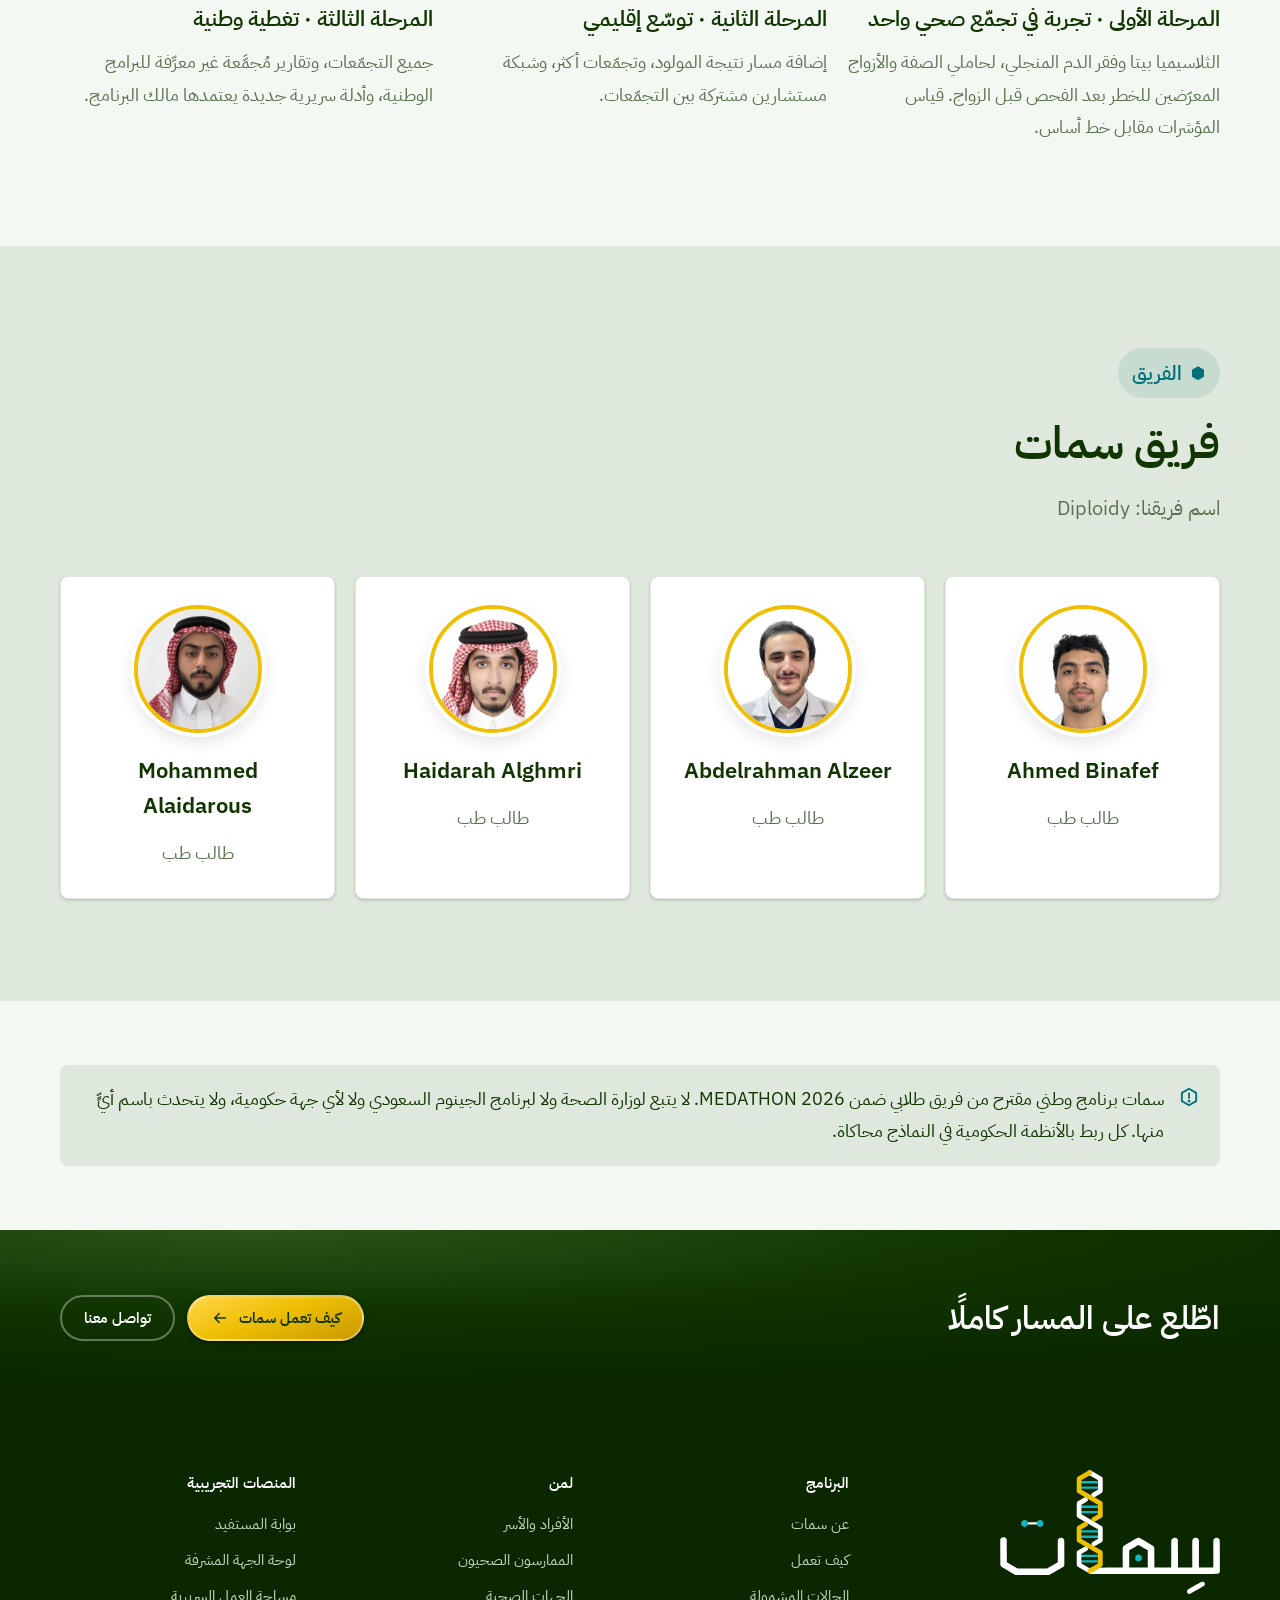
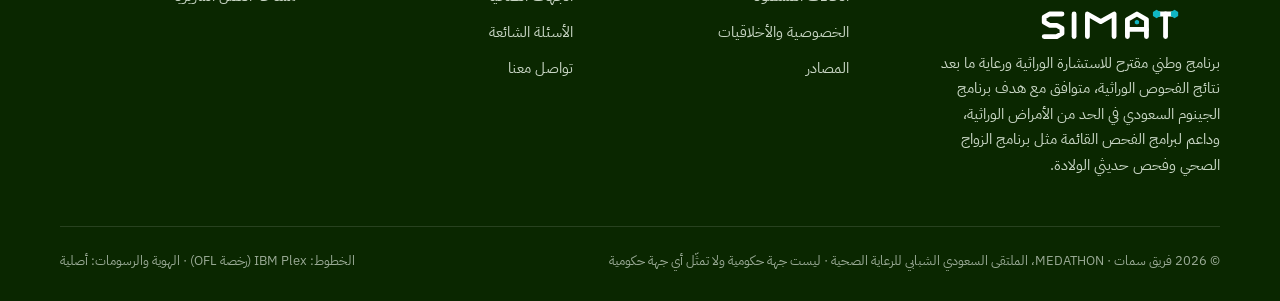
<file: about.html>
<!doctype html>
<html lang="ar" dir="rtl" data-lang="ar">
<head>
<meta charset="utf-8">
<meta name="viewport" content="width=device-width, initial-scale=1, viewport-fit=cover">
<title>SIMAT · About</title>
<meta name="claude:viewport-fit-sides" content="cover">
<meta name="simat-title-ar" content="سمات · عن سمات">
<meta name="simat-title-en" content="SIMAT · About">
<link rel="icon" href="assets/logo/simat-favicon.svg" type="image/svg+xml">
<link rel="stylesheet" href="css/fonts.css">
<link rel="stylesheet" href="css/tokens.css">
<link rel="stylesheet" href="css/site.css">
<link rel="stylesheet" href="css/tour.css">
<style>
  [hidden] { display: none !important; }
  .page-hero .wrap > * { max-width: 760px; }
  .page-hero h1 { color: #fff; }
  .page-hero .art.tall { width: min(190px, 16vw); }
  .chips { display: flex; flex-wrap: wrap; gap: 8px; }
  .chip { display: inline-flex; align-items: center; gap: 6px; padding: 8px 16px; border-radius: 999px; border: 1.5px solid #FFFFFF4D; color: #fff; text-decoration: none; font-weight: 600; font-size: 15px; }
  .chip:hover { background: #FFFFFF14; }
  .chip svg { width: 16px; height: 16px; }
  .band .split .art-side { justify-self: center; width: min(420px, 100%); }
  .cta-band .wrap { display: flex; flex-wrap: wrap; gap: 24px; justify-content: space-between; align-items: center; }
  .cta-band h2 { color: #fff; max-width: 640px; }
  .sim-note { display: inline-flex; gap: 6px; align-items: center; font-size: 13px; color: var(--ink-muted); }
  .sim-note svg { width: 15px; height: 15px; }

  .name-mark { display: grid; gap: 8px; justify-items: center; text-align: center; }
  .name-mark img { width: min(380px, 90%); }
  .vm { display: grid; gap: 14px; padding: 32px; border-radius: var(--radius-md); background: #FFFFFF0D; border: 1px solid #FFFFFF26; }
  .vm .lbl { color: var(--strand-gold); font-weight: 600; }
  .vm p { font-size: 21px; line-height: 1.6; color: #fff; }
  :root[data-lang="ar"] .vm p { font-size: 22px; line-height: 1.8; }
  .values { display: grid; grid-template-columns: repeat(5, minmax(0, 1fr)); gap: 20px; }
  .value { display: grid; gap: 10px; align-content: start; padding-top: 18px; border-top: 4px solid var(--genome-green); }
  .value svg { width: 26px; height: 26px; color: var(--teal-ink); }
  @media (max-width: 1000px) { .values { grid-template-columns: repeat(2, minmax(0, 1fr)); } }
  @media (max-width: 560px) { .values { grid-template-columns: 1fr; } }
  table.t td:first-child { font-weight: 600; min-width: 170px; }
  table.t .ind { color: var(--teal-ink); font-weight: 600; }
  .op { display: grid; gap: 12px; align-content: start; padding: 28px; border-radius: var(--radius-md); background: #FFFFFF0D; border: 1px solid #FFFFFF26; }
  .op .who { color: var(--strand-gold); font-weight: 600; font-size: 15px; }
  .op ul { color: #DCE6D8; }
  .team-card { text-align: center; justify-items: center; }
  .team-card .hex { --hex: 72px; }
  .team-card .ph { color: var(--ink-muted); font-family: var(--font-mono); font-size: 14px; direction: ltr; }
</style>
</head>
<body data-theme="light">
<div id="site-header" data-page="about.html"></div>
<main id="main">
<section class="page-hero" data-theme="dark">
  <img class="art" src="assets/img/hero-cluster.webp" alt="" aria-hidden="true">
  <div class="wrap">
    <nav class="crumbs" aria-label="breadcrumb"><a href="index.html"><span data-l lang="ar">الرئيسية</span><span data-l lang="en">Home</span></a><span aria-hidden="true">/</span><span><span data-l lang="ar">عن سمات</span><span data-l lang="en">About SIMAT</span></span></nav>
    <span class="kicker"><span data-l lang="ar">عن البرنامج</span><span data-l lang="en">About the programme</span></span>
    <h1 class="t-h1 baseline"><span data-l lang="ar">سمات: من نتيجة الفحص إلى قرارٍ مستنير</span><span data-l lang="en">SIMAT: from a screening result to an informed decision</span></h1>
    <p class="t-lead"><span data-l lang="ar">سمات برنامج وطني مقترح يبني مسارًا رقميًا لما بعد نتائج الفحوص الوراثية، أيًّا كان الفحص ومن أجراه من أفراد الأسرة. يبدأ بالثلاسيميا بيتا وفقر الدم المنجلي لأنهما الأقرب والأسهل تطبيقًا، ويعمل فوق الفحوص التي تموّلها الدولة اليوم بدل أن ينشئ برنامجًا جديدًا.</span><span data-l lang="en">SIMAT is a proposed national programme that builds a digital pathway for what happens after a genetic test result, whatever the test and whichever family member had it. It starts with β-thalassaemia and sickle cell disease, the closest and simplest to begin with, and runs on top of the testing the state already funds rather than creating a new programme.</span></p>
    
  </div>
</section>
<section class="band">
  <div class="wrap split">
    <div class="stack">
      <div class="sec-head">
      <span class="kicker"><span data-l lang="ar">الاسم</span><span data-l lang="en">The name</span></span>
      <h2 class="t-h1"><span data-l lang="ar">سِمات: الصفات التي نرثها</span><span data-l lang="en">SIMAT: the traits we inherit</span></h2>
      
    </div>
      <div class="prose">
        <p><span data-l lang="ar">«سِمات» جمع «سِمة»، وهي الصفة التي تميّز الشيء وتُعرف بها. اخترنا الاسم لأن الصفة الوراثية، كصفة الثلاسيميا أو صفة الخلايا المنجلية، ليست مرضًا، بل معلومة عن الأسرة تنتقل عبر الأجيال.</span><span data-l lang="en">“Simat” is the plural of “sima”, the trait by which something is known. We chose it because a genetic trait, such as the β-thalassaemia or sickle-cell trait, is not a disease. It is information about a family, carried across generations.</span></p>
        <p><span data-l lang="ar">حين تُفهم هذه المعلومة جيدًا تصبح أداة للقرار لا مصدرًا للقلق. وفي شعار سمات يقوم الحلزون الوراثي مقام الألف، لأن كل شيء في المنصة يبدأ من تلك المعلومة.</span><span data-l lang="en">Understood well, that information becomes a tool for deciding rather than a source of worry. In the SIMAT mark the helix stands in for the alif, because everything in the platform starts from that information.</span></p>
      </div>
    </div>
    <div class="name-mark"><img src="assets/img/hero-cluster-light.webp" alt="" class="float slow"></div>
  </div>
</section>

<section class="band" data-theme="dark">
  <div class="wrap grid-2">
    <div class="vm"><span class="lbl"><span data-l lang="ar">الرؤية</span><span data-l lang="en">Vision</span></span><p><span data-l lang="ar">أن تصل كل نتيجة فحص وراثي في المملكة إلى فهمٍ واضح وقرارٍ مستنير، للفرد ولأسرته.</span><span data-l lang="en">Every genetic screening result in the Kingdom reaches clear understanding and an informed decision, for the person and their family.</span></p></div>
    <div class="vm"><span class="lbl"><span data-l lang="ar">الرسالة</span><span data-l lang="en">Mission</span></span><p><span data-l lang="ar">أن نبني طبقة رقمية آمنة وغير توجيهية فوق الفحوص الوراثية التي تُجرى في المملكة: تشرح النتيجة، وتربط الأسرة، وتقيس ما يحدث بعدها.</span><span data-l lang="en">To build a safe, non-directive digital layer on top of the genetic testing already done in the Kingdom: one that explains the result, connects the family, and measures what happens next.</span></p></div>
  </div>
</section>

<section class="band">
  <div class="wrap split">
    <div class="stack">
      <div class="sec-head">
      <span class="kicker"><span data-l lang="ar">المشكلة باختصار</span><span data-l lang="en">The problem in brief</span></span>
      <h2 class="t-h1"><span data-l lang="ar">الفحص قائم. ما بعده متفرّق.</span><span data-l lang="en">Screening exists. What follows is fragmented.</span></h2>
      
    </div>
      <p class="t-lead"><span data-l lang="ar">بين 2011 و2018 أجرى 1,871,184 شخصًا الفحص قبل الزواج، ووُجد الهيموغلوبين S لدى 4.7% منهم وصفة الثلاسيميا بيتا لدى 1.2%. كل واحد من هؤلاء يحمل معلومة تهمّ أسرته.</span><span data-l lang="en">Between 2011 and 2018, 1,871,184 people completed premarital screening; 4.7% had haemoglobin S and 1.2% had the β-thalassaemia trait. Each of them holds information that matters to their family.</span></p>
    </div>
    <div class="card">
      <ul class="bp"><li><span data-l lang="ar">الاستشارة تُقدَّم عند إصدار الشهادة للزوجين المعرّضين للخطر، ولا يوجد مسار منظّم للأسئلة اللاحقة.</span><span data-l lang="en">Counselling is offered to at-risk couples when the certificate is issued; there is no structured path for later questions.</span></li><li><span data-l lang="ar">أقارب الحامل للصفة، وهم الأكثر احتمالًا لحملها، لا تصلهم المعلومة بطريقة آمنة.</span><span data-l lang="en">A carrier’s relatives, the people most likely to carry the trait too, are not reached in a safe way.</span></li><li><span data-l lang="ar">نتيجة الصفة لدى المولود تعني أن أحد الوالدين حامل على الأقل، ولا يتبعها مسار للأسرة.</span><span data-l lang="en">A trait result in a newborn means at least one parent is a carrier, and no family pathway follows it.</span></li><li><span data-l lang="ar">ما يحدث بعد النتيجة لا يُجمع في مسار واحد قابل للقياس على مستوى البرنامج.</span><span data-l lang="en">What happens after the result is not gathered into one pathway that can be measured at programme level.</span></li></ul>
      <span class="t-cap">Aljabry 2024 · <span data-l lang="ar">تحليل الفريق</span><span data-l lang="en">team analysis</span></span>
    </div>
  </div>
</section>

<section class="band sunken">
  <div class="wrap">
    <div class="sec-head">
      <span class="kicker"><span data-l lang="ar">قيمنا</span><span data-l lang="en">Our values</span></span>
      <h2 class="t-h1"><span data-l lang="ar">خمس قيم تحكم كل شاشة</span><span data-l lang="en">Five values that govern every screen</span></h2>
      
    </div>
    <div class="values">
      <div class="value"><i data-icon="scale"></i><h3 class="t-h3"><span data-l lang="ar">غير توجيهية</span><span data-l lang="en">Non-directive</span></h3><p class="muted"><span data-l lang="ar">نعرض الخيارات كلها بالوزن نفسه. القرار لصاحبه.</span><span data-l lang="en">Every option carries equal weight. The decision belongs to the person.</span></p></div>
      <div class="value"><i data-icon="privacy"></i><h3 class="t-h3"><span data-l lang="ar">الخصوصية أولًا</span><span data-l lang="en">Privacy first</span></h3><p class="muted"><span data-l lang="ar">أقل قدر من البيانات، داخل المملكة، وبموافقة لكل إجراء.</span><span data-l lang="en">The least data needed, inside the Kingdom, with consent for each action.</span></p></div>
      <div class="value"><i data-icon="users"></i><h3 class="t-h3"><span data-l lang="ar">الإنسان قبل الآلة</span><span data-l lang="en">People before software</span></h3><p class="muted"><span data-l lang="ar">المنصة تتولّى الروتين، والمستشار يتفرّغ لمن يحتاجه.</span><span data-l lang="en">The platform handles the routine so counsellors can focus on those who need them.</span></p></div>
      <div class="value"><i data-icon="report"></i><h3 class="t-h3"><span data-l lang="ar">الصدق في البيانات</span><span data-l lang="en">Honest data</span></h3><p class="muted"><span data-l lang="ar">كل رقم له مصدر، وكل محاكاة مُعلَّمة بأنها محاكاة.</span><span data-l lang="en">Every number has a source; every simulation is labelled as one.</span></p></div>
      <div class="value"><i data-icon="globe"></i><h3 class="t-h3"><span data-l lang="ar">عدالة الوصول</span><span data-l lang="en">Fair access</span></h3><p class="muted"><span data-l lang="ar">العربية أولًا، ومن الهاتف، وفي كل منطقة.</span><span data-l lang="en">Arabic first, from a phone, in every region.</span></p></div>
    </div>
  </div>
</section>

<section class="band">
  <div class="wrap">
    <div class="sec-head">
      <span class="kicker"><span data-l lang="ar">التوافق الوطني</span><span data-l lang="en">National alignment</span></span>
      <h2 class="t-h1"><span data-l lang="ar">كيف تخدم سمات أهدافًا معلنة</span><span data-l lang="en">How SIMAT serves published goals</span></h2>
      <p class="t-lead"><span data-l lang="ar">لكل برنامج وطني ذي صلة: هدفه المعلن، وما تضيفه سمات، والمؤشر الذي نقترح قياسه.</span><span data-l lang="en">For each related national programme: its stated goal, what SIMAT adds, and the indicator we propose to measure.</span></p>
    </div>
    <div class="table-wrap">
      <table class="t">
        <thead><tr><th><span data-l lang="ar">البرنامج</span><span data-l lang="en">Programme</span></th><th><span data-l lang="ar">هدفه</span><span data-l lang="en">Its goal</span></th><th><span data-l lang="ar">ما تضيفه سمات</span><span data-l lang="en">What SIMAT adds</span></th><th><span data-l lang="ar">مؤشر نقترح قياسه</span><span data-l lang="en">Indicator we propose</span></th></tr></thead>
        <tbody>
          <tr><td><span data-l lang="ar">برنامج الجينوم السعودي</span><span data-l lang="en">Saudi Genome Program</span></td><td><span data-l lang="ar">الحد من الأمراض الوراثية باستخدام تقنيات الجينوم، أُطلق عام 2018 ضمن رؤية 2030.</span><span data-l lang="en">Reduce the incidence of genetic disease using genomic technologies; launched in 2018 under Vision 2030.</span></td><td><span data-l lang="ar">تحويل النتائج إلى قرارات أسرية مستنيرة وفحصٍ للأقارب، مع بيانات نتائج مُجمَّعة غير معرِّفة.</span><span data-l lang="en">Turns results into informed family decisions and relative testing, with aggregated, de-identified outcome data.</span></td><td class="ind"><span data-l lang="ar">نسبة الأقارب المفحوصين خلال 90 يومًا</span><span data-l lang="en">Relatives tested within 90 days</span></td></tr>
          <tr><td><span data-l lang="ar">برنامج الزواج الصحي</span><span data-l lang="en">Healthy Marriage Program</span></td><td><span data-l lang="ar">الفحص والاستشارة الوراثية للمقبلين على الزواج، إلزامي منذ 2004.</span><span data-l lang="en">Screening and genetic counselling before marriage; mandatory since 2004.</span></td><td><span data-l lang="ar">استشارة منظّمة بالعربية تستمر بعد الشهادة، وتمتد إلى أقارب كل حامل للصفة.</span><span data-l lang="en">Structured Arabic counselling that continues after the certificate and extends to every carrier’s relatives.</span></td><td class="ind"><span data-l lang="ar">معدل القرار المستنير</span><span data-l lang="en">Informed-decision rate</span></td></tr>
          <tr><td><span data-l lang="ar">برنامج فحص حديثي الولادة</span><span data-l lang="en">Newborn Screening Program</span></td><td><span data-l lang="ar">الكشف المبكر عن اضطرابات المواليد، قائم منذ 2005.</span><span data-l lang="en">Early detection of disorders in newborns; running since 2005.</span></td><td><span data-l lang="ar">مسار للأسرة بعد نتيجة الصفة لدى المولود، يبدأ بفحص الوالدين.</span><span data-l lang="en">A family pathway after a newborn trait result, starting with testing both parents.</span></td><td class="ind"><span data-l lang="ar">نسبة الوالدين المفحوصين بعد نتيجة المولود</span><span data-l lang="en">Parents tested after a newborn result</span></td></tr>
          <tr><td><span data-l lang="ar">برنامج تحول القطاع الصحي</span><span data-l lang="en">Health Sector Transformation Program</span></td><td><span data-l lang="ar">رعاية صحية رقمية ووقائية ضمن رؤية 2030.</span><span data-l lang="en">Digital, preventive healthcare under Vision 2030.</span></td><td><span data-l lang="ar">مسار رقمي قابل للقياس لما بعد النتيجة، يتكامل مع الأنظمة الوطنية.</span><span data-l lang="en">A measurable digital post-result pathway that integrates with national systems.</span></td><td class="ind"><span data-l lang="ar">الزمن من النتيجة إلى الاستشارة</span><span data-l lang="en">Time from result to counselling</span></td></tr>
        </tbody>
      </table>
    </div>
    <p class="t-cap" style="margin-top:14px"><span data-l lang="ar">هذا الجدول يصف كيف تخدم سمات أهدافًا معلنة، ولا يدّعي انتماءً إلى أي برنامج أو اعتمادًا منه.</span><span data-l lang="en">This table describes how SIMAT serves published goals. It does not claim membership of, or endorsement by, any programme.</span></p>
  </div>
</section>

<section class="band" data-theme="dark">
  <div class="wrap">
    <div class="sec-head">
      <span class="kicker"><span data-l lang="ar">نموذج التشغيل المقترح</span><span data-l lang="en">Proposed operating model</span></span>
      <h2 class="t-h1"><span data-l lang="ar">من يملك، ومن يشغّل، وماذا تقدّم المنصة</span><span data-l lang="en">Who owns it, who runs it, what the platform provides</span></h2>
      <p class="t-lead" style="color:#C9D6C4"><span data-l lang="ar">نموذج مقترح للنقاش، ولم يُعتمد من أي جهة.</span><span data-l lang="en">A proposal for discussion; it has not been adopted by any authority.</span></p>
    </div>
    <div class="grid-3">
      <div class="op"><span class="who"><span data-l lang="ar">مالك البرنامج · وزارة الصحة (مقترح)</span><span data-l lang="en">Programme owner · Ministry of Health (proposed)</span></span><ul class="bp">
        <li><span data-l lang="ar">يحدد السياسات ومؤشرات الأداء</span><span data-l lang="en">Sets policy and performance indicators</span></li>
        <li><span data-l lang="ar">يعتمد الأدلة السريرية ومحتوى الاستشارة</span><span data-l lang="en">Approves clinical rulebooks and counselling content</span></li>
        <li><span data-l lang="ar">يملك البيانات ويحكم مشاركتها</span><span data-l lang="en">Owns the data and governs its sharing</span></li></ul></div>
      <div class="op"><span class="who"><span data-l lang="ar">المشغّلون · التجمعات الصحية (مقترح)</span><span data-l lang="en">Operators · Health clusters (proposed)</span></span><ul class="bp">
        <li><span data-l lang="ar">يديرون عيادات الاستشارة والمختبرات</span><span data-l lang="en">Run counselling clinics and laboratories</span></li>
        <li><span data-l lang="ar">يتابعون قوائم الفرز والمواعيد محليًا</span><span data-l lang="en">Manage triage queues and appointments locally</span></li>
        <li><span data-l lang="ar">يحيلون الحالات إلى المراكز التخصصية</span><span data-l lang="en">Refer cases to specialised centres</span></li></ul></div>
      <div class="op"><span class="who"><span data-l lang="ar">المنصة · سمات</span><span data-l lang="en">Platform · SIMAT</span></span><ul class="bp">
        <li><span data-l lang="ar">بوابة المستفيد ولوحة الجهة ومساحة العمل السريرية</span><span data-l lang="en">Citizen portal, authority console and clinical workspace</span></li>
        <li><span data-l lang="ar">استضافة داخل المملكة وفق نظام حماية البيانات</span><span data-l lang="en">Hosted in the Kingdom under the data protection law</span></li>
        <li><span data-l lang="ar">ربط بالأنظمة الوطنية عبر واجهات معتمدة</span><span data-l lang="en">Connects to national systems through approved interfaces</span></li></ul></div>
    </div>
  </div>
</section>

<section class="band">
  <div class="wrap">
    <div class="sec-head">
      <span class="kicker"><span data-l lang="ar">خارطة الطريق</span><span data-l lang="en">Roadmap</span></span>
      <h2 class="t-h1"><span data-l lang="ar">ثلاث مراحل، كل منها تُقاس قبل التالية</span><span data-l lang="en">Three phases, each measured before the next</span></h2>
      
    </div>
    <div class="strand" style="--steps:3">
      <div class="step"><span class="hex">01</span><h3 class="t-h3"><span data-l lang="ar">المرحلة الأولى · تجربة في تجمّع صحي واحد</span><span data-l lang="en">Phase 1 · Pilot in one health cluster</span></h3><p class="muted"><span data-l lang="ar">الثلاسيميا بيتا وفقر الدم المنجلي، لحاملي الصفة والأزواج المعرّضين للخطر بعد الفحص قبل الزواج. قياس المؤشرات مقابل خط أساس.</span><span data-l lang="en">β-thalassaemia and sickle cell disease, for carriers and at-risk couples after premarital screening. Indicators measured against a baseline.</span></p></div>
      <div class="step"><span class="hex">02</span><h3 class="t-h3"><span data-l lang="ar">المرحلة الثانية · توسّع إقليمي</span><span data-l lang="en">Phase 2 · Regional expansion</span></h3><p class="muted"><span data-l lang="ar">إضافة مسار نتيجة المولود، وتجمّعات أكثر، وشبكة مستشارين مشتركة بين التجمّعات.</span><span data-l lang="en">Add the newborn-result pathway, more clusters, and a counsellor network shared across clusters.</span></p></div>
      <div class="step"><span class="hex">03</span><h3 class="t-h3"><span data-l lang="ar">المرحلة الثالثة · تغطية وطنية</span><span data-l lang="en">Phase 3 · National coverage</span></h3><p class="muted"><span data-l lang="ar">جميع التجمّعات، وتقارير مُجمَّعة غير معرِّفة للبرامج الوطنية، وأدلة سريرية جديدة يعتمدها مالك البرنامج.</span><span data-l lang="en">All clusters, aggregated de-identified reporting to national programmes, and new clinical rulebooks approved by the programme owner.</span></p></div>
    </div>
  </div>
</section>

<section class="band sunken">
  <div class="wrap">
    <div class="sec-head">
      <span class="kicker"><span data-l lang="ar">الفريق</span><span data-l lang="en">The team</span></span>
      <h2 class="t-h1"><span data-l lang="ar">فريق سمات</span><span data-l lang="en">Team SIMAT</span></h2>
      <p class="t-lead"><span data-l lang="ar">اسم فريقنا: <bdi>Diploidy</bdi></span><span data-l lang="en">Our team: Diploidy</span></p>
    </div>
    <div class="grid-4">
      <div class="card team-card"><img class="team-photo" src="assets/team/ahmed.webp" alt="Ahmed Binafef" width="128" height="128" loading="lazy"><h3 class="t-h3"><bdi>Ahmed Binafef</bdi></h3><span class="muted"><span data-l lang="ar">طالب طب</span><span data-l lang="en">Medical student</span></span></div><div class="card team-card"><img class="team-photo" src="assets/team/abdelrahman.webp" alt="Abdelrahman Alzeer" width="128" height="128" loading="lazy"><h3 class="t-h3"><bdi>Abdelrahman Alzeer</bdi></h3><span class="muted"><span data-l lang="ar">طالب طب</span><span data-l lang="en">Medical student</span></span></div><div class="card team-card"><img class="team-photo" src="assets/team/haidarah.webp" alt="Haidarah Alghmri" width="128" height="128" loading="lazy"><h3 class="t-h3"><bdi>Haidarah Alghmri</bdi></h3><span class="muted"><span data-l lang="ar">طالب طب</span><span data-l lang="en">Medical student</span></span></div><div class="card team-card"><img class="team-photo" src="assets/team/mohammed.webp" alt="Mohammed Alaidarous" width="128" height="128" loading="lazy"><h3 class="t-h3"><bdi>Mohammed Alaidarous</bdi></h3><span class="muted"><span data-l lang="ar">طالب طب</span><span data-l lang="en">Medical student</span></span></div>
    </div>
  </div>
</section>

<section class="band band-tight">
  <div class="wrap">
    <div class="note"><i data-icon="alert"></i><p><span data-l lang="ar">سمات برنامج وطني مقترح من فريق طلابي ضمن MEDATHON 2026. لا يتبع لوزارة الصحة ولا لبرنامج الجينوم السعودي ولا لأي جهة حكومية، ولا يتحدث باسم أيٍّ منها. كل ربط بالأنظمة الحكومية في النماذج محاكاة.</span><span data-l lang="en">SIMAT is a proposal by a student team at MEDATHON 2026. It is not affiliated with the Ministry of Health, the Saudi Genome Program or any government body, and does not speak for any of them. Every government-system connection in the demos is simulated.</span></p></div>
  </div>
</section>
<section class="band band-tight cta-band" data-theme="dark"><div class="wrap">
  <h2 class="t-h2"><span data-l lang="ar">اطّلع على المسار كاملًا</span><span data-l lang="en">See the full pathway</span></h2><div class="row"><a class="btn btn-primary" href="how-it-works.html"><span data-l lang="ar">كيف تعمل سمات</span><span data-l lang="en">How SIMAT works</span><i data-icon="arrow" class="flip-rtl"></i></a><a class="btn" href="contact.html"><span data-l lang="ar">تواصل معنا</span><span data-l lang="en">Contact us</span></a></div></div></section>
</main>
<footer id="site-footer"></footer>
<script src="js/icons.js"></script>
<script src="js/core.js"></script>

<script src="js/tour-steps.js"></script>
<script src="js/tour-engine.js"></script>
</body>
</html>
</file>
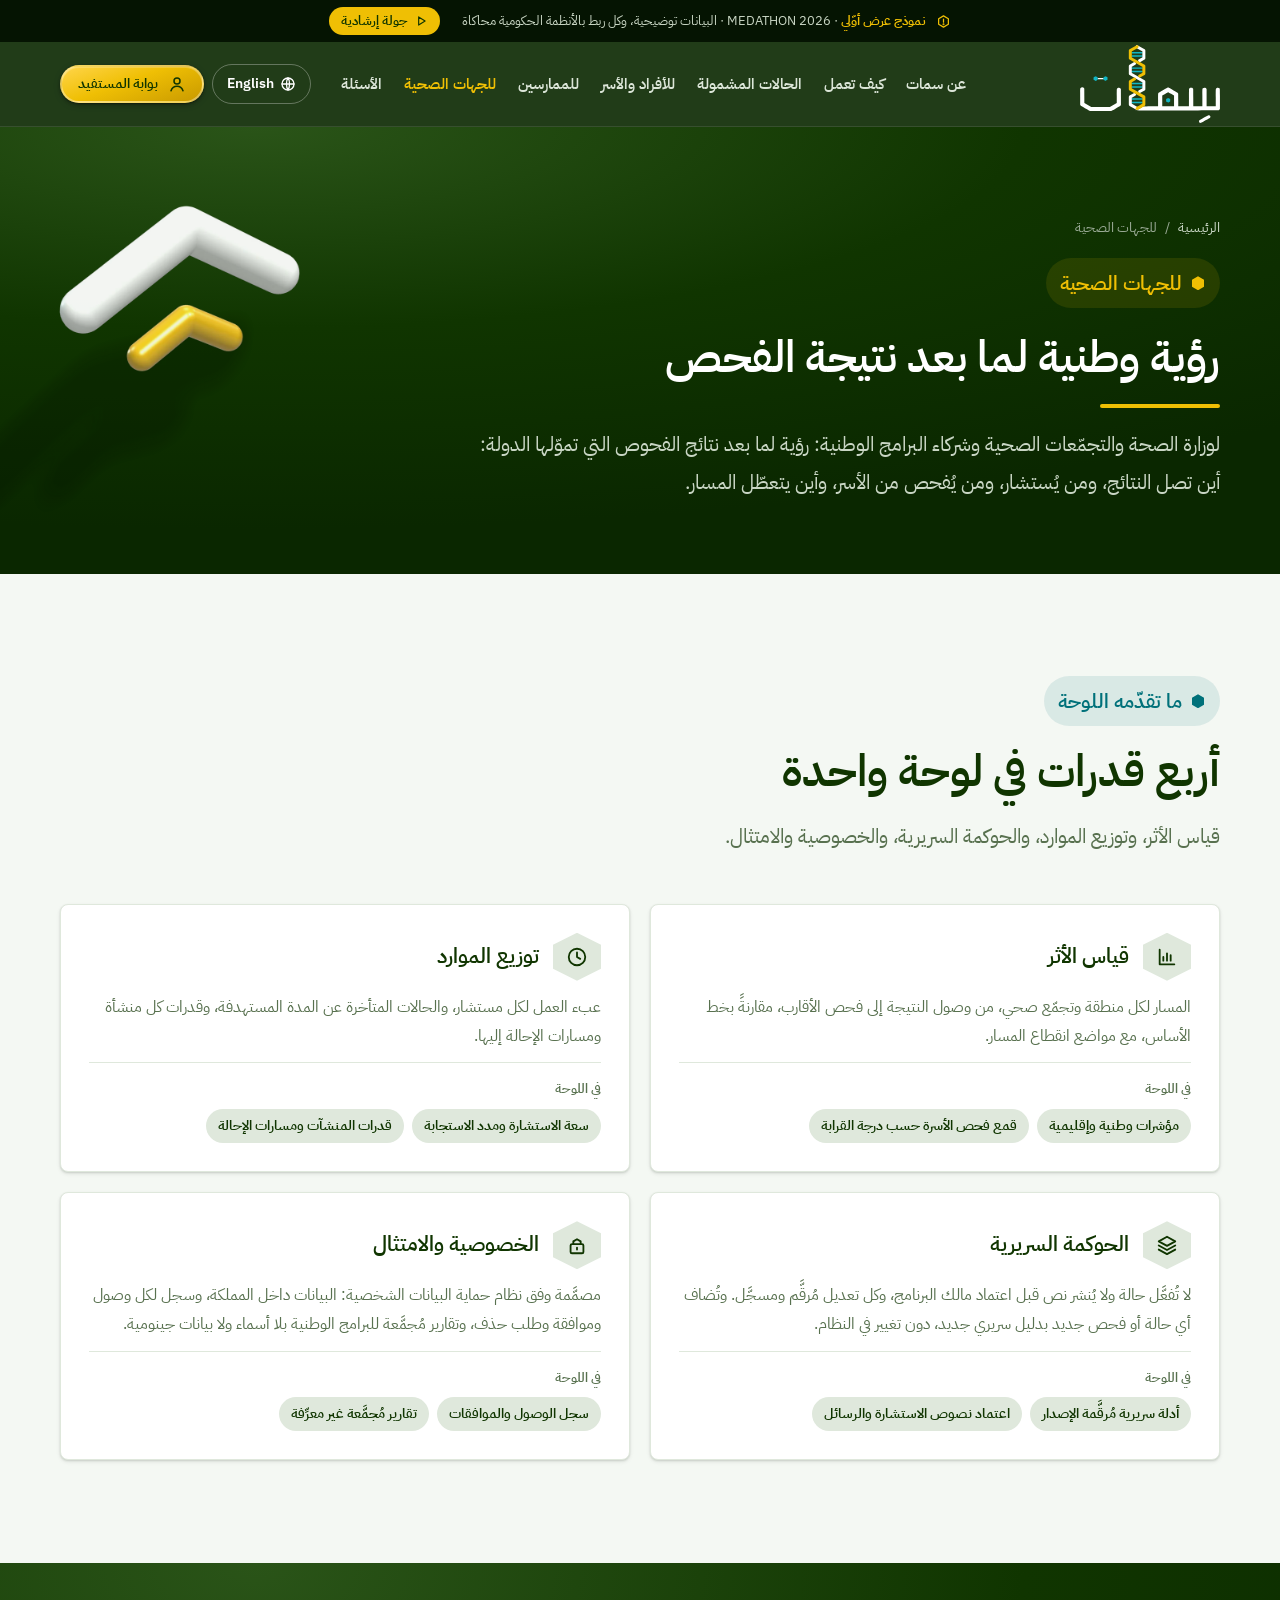
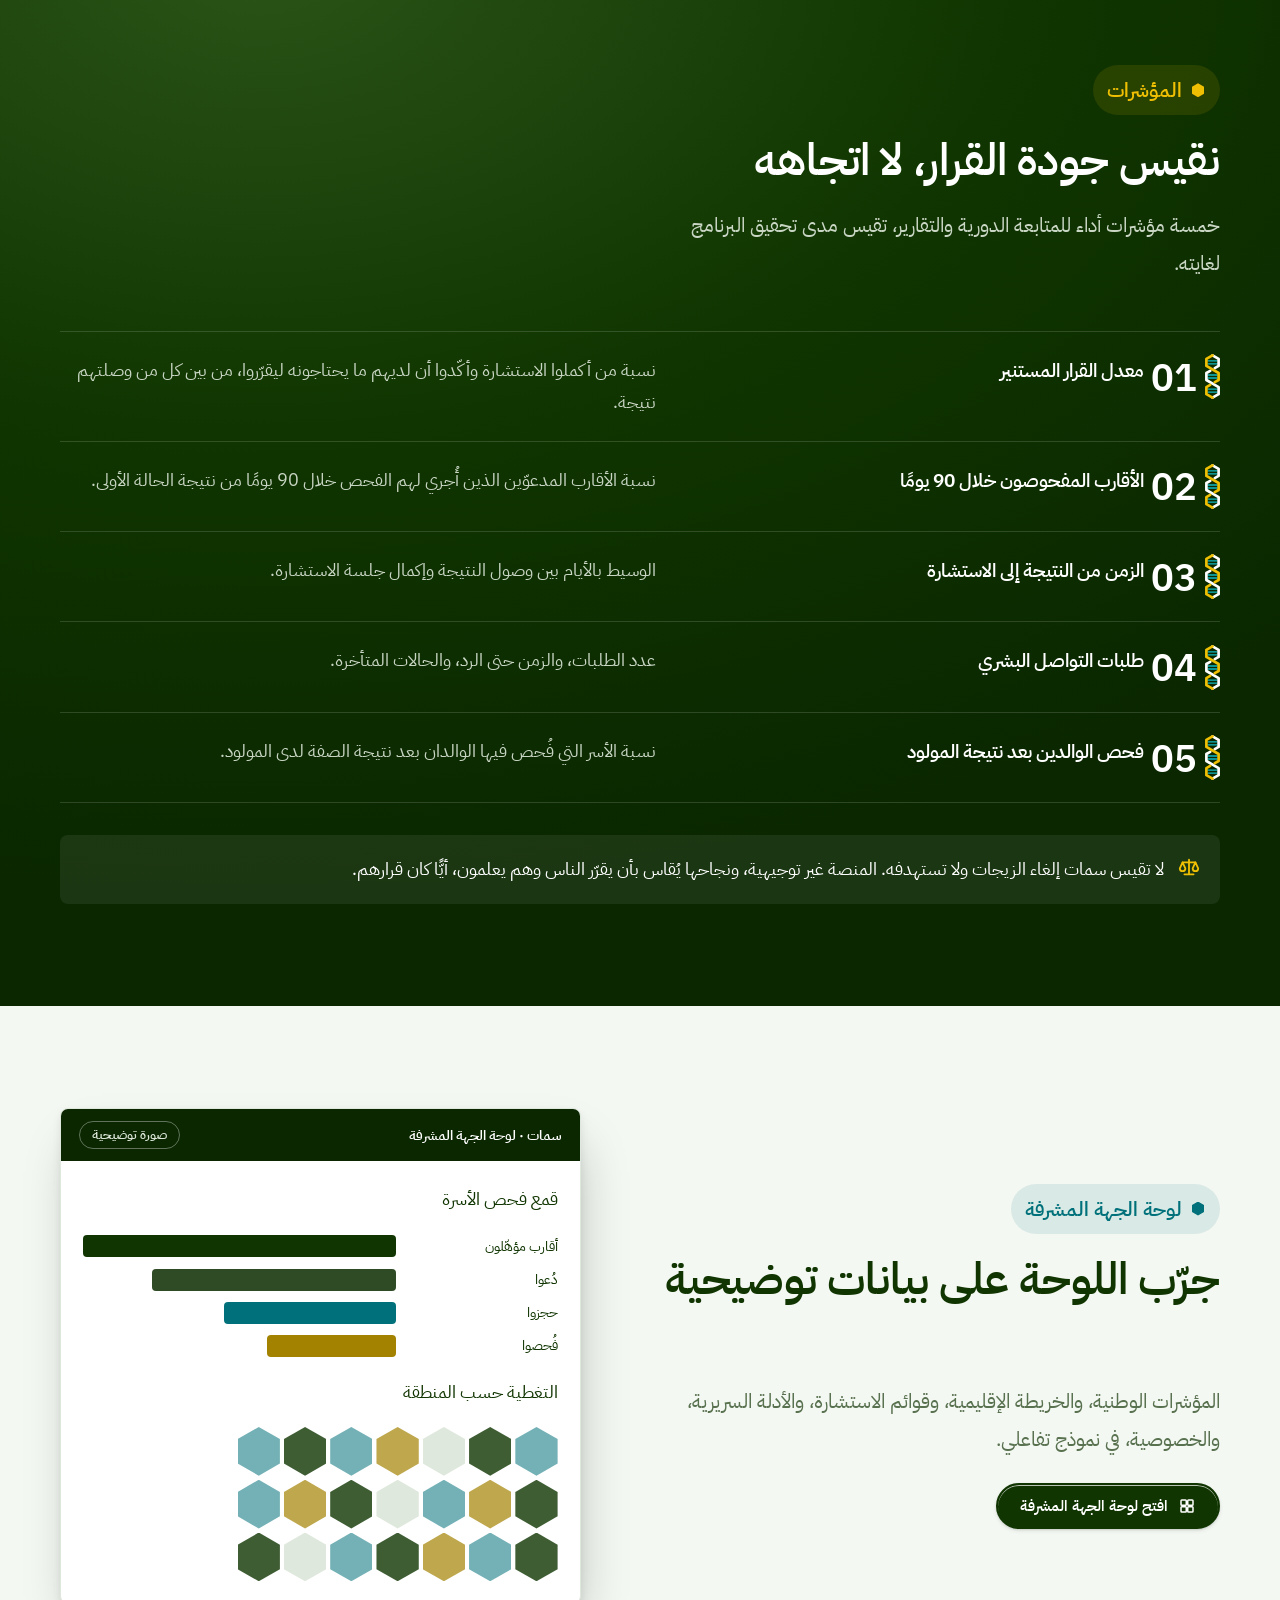
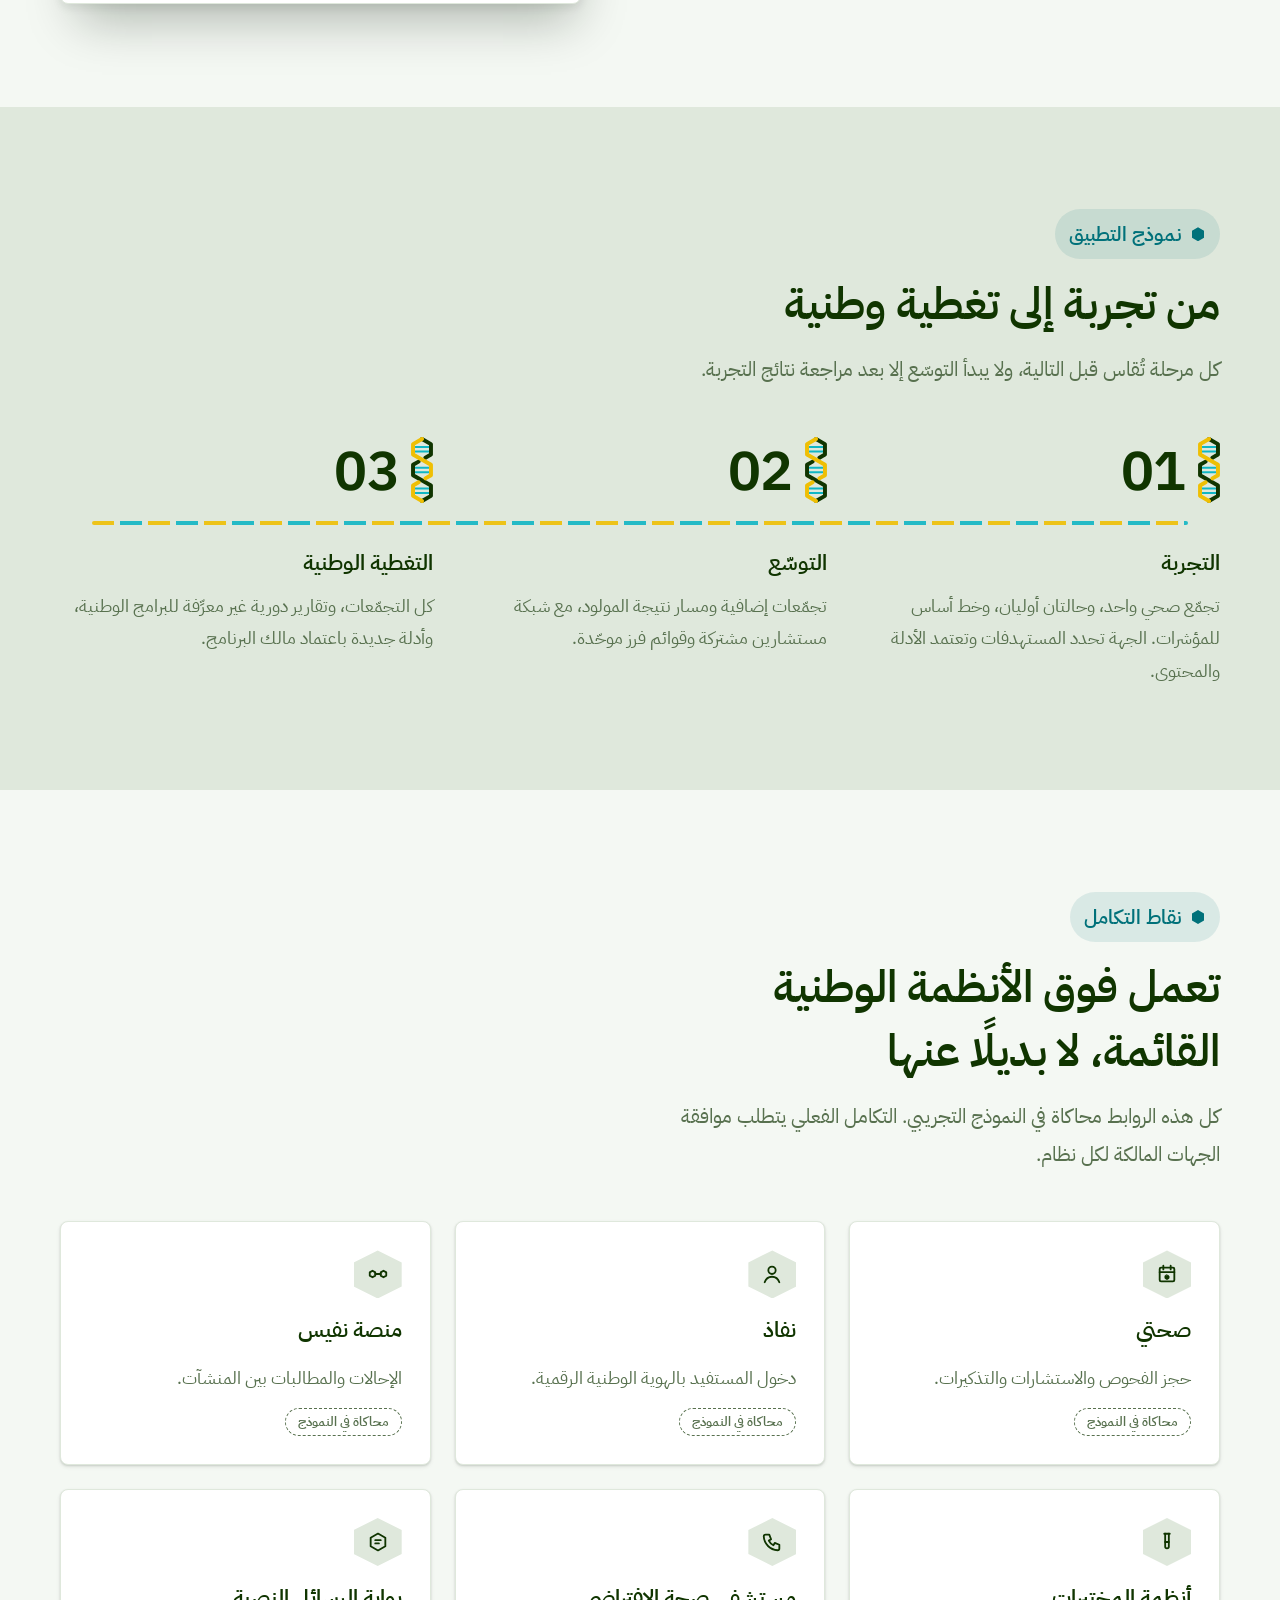
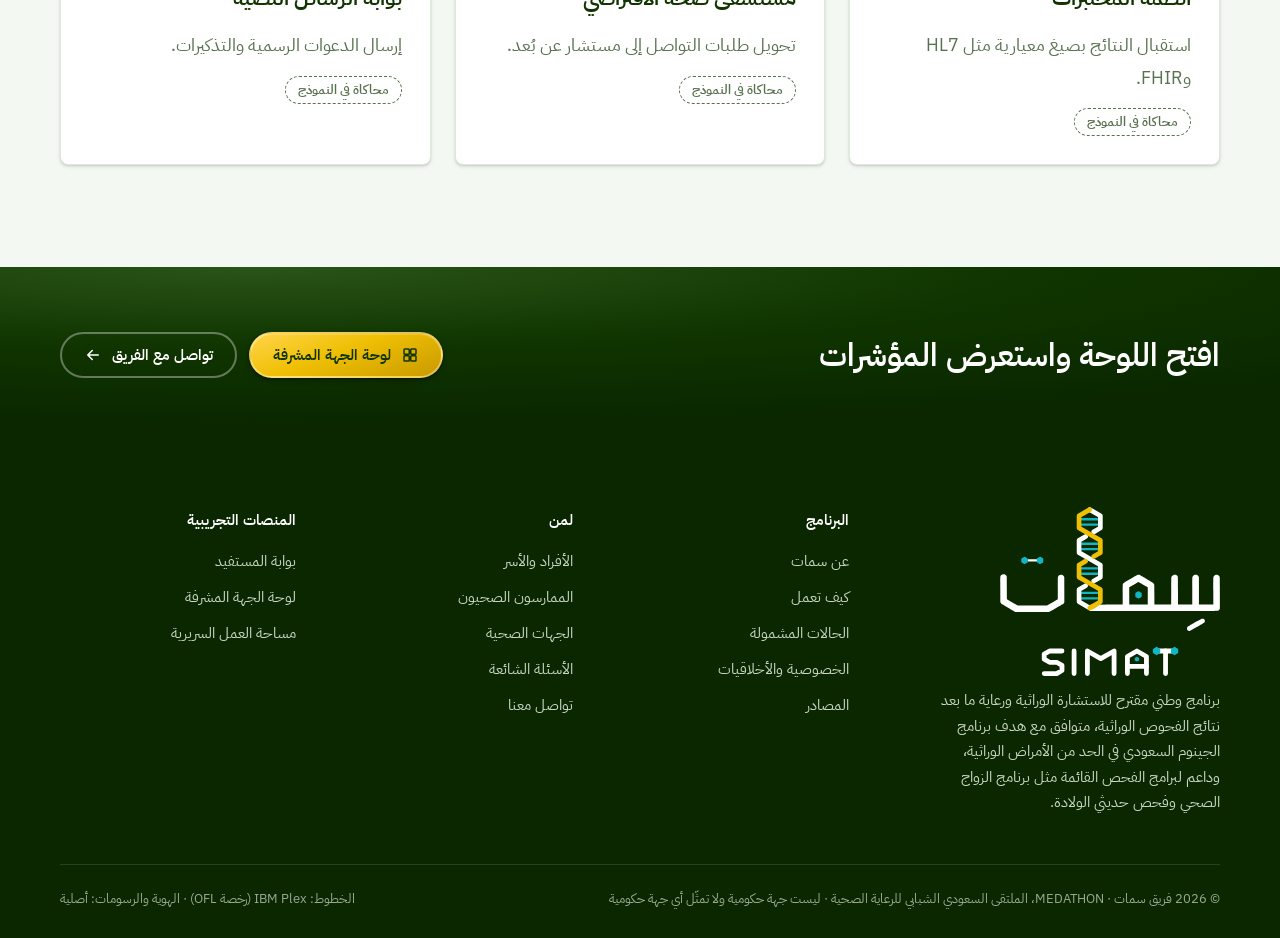
<file: authorities.html>
<!doctype html>
<html lang="ar" dir="rtl" data-lang="ar">
<head>
<meta charset="utf-8">
<meta name="viewport" content="width=device-width, initial-scale=1, viewport-fit=cover">
<title>SIMAT · For health authorities</title>
<meta name="claude:viewport-fit-sides" content="cover">
<meta name="simat-title-ar" content="سمات · للجهات الصحية">
<meta name="simat-title-en" content="SIMAT · For health authorities">
<link rel="icon" href="assets/logo/simat-favicon.svg" type="image/svg+xml">
<link rel="stylesheet" href="css/fonts.css">
<link rel="stylesheet" href="css/tokens.css">
<link rel="stylesheet" href="css/site.css">
<link rel="stylesheet" href="css/tour.css">
<style>
  [hidden] { display: none !important; }
  .page-hero .wrap > * { max-width: 760px; }
  .page-hero h1 { color: #fff; }
  .page-hero .art.tall { width: min(190px, 16vw); }
  .chips { display: flex; flex-wrap: wrap; gap: 8px; }
  .chip { display: inline-flex; align-items: center; gap: 6px; padding: 8px 16px; border-radius: 999px; border: 1.5px solid #FFFFFF4D; color: #fff; text-decoration: none; font-weight: 600; font-size: 15px; }
  .chip:hover { background: #FFFFFF14; }
  .chip svg { width: 16px; height: 16px; }
  .band .split .art-side { justify-self: center; width: min(420px, 100%); }
  .cta-band .wrap { display: flex; flex-wrap: wrap; gap: 24px; justify-content: space-between; align-items: center; }
  .cta-band h2 { color: #fff; max-width: 640px; }
  .sim-note { display: inline-flex; gap: 6px; align-items: center; font-size: 13px; color: var(--ink-muted); }
  .sim-note svg { width: 15px; height: 15px; }


  .gains { gap: 20px; }
  .gain { padding: 28px; display: flex; flex-direction: column; gap: 12px; }
  .gain-top { display: flex; gap: 14px; align-items: center; }
  .gain-top .ic { flex: none; }
  .gain h3 { font-size: 21px; margin: 0; }
  .gain .muted { font-size: 16px; line-height: 1.8; margin: 0; }
  .gain-tools { margin-top: auto; padding-top: 14px; border-top: 1px solid var(--line); display: grid; gap: 8px; }
  .gain-lbl { font-size: 13px; font-weight: 700; color: var(--ink-muted); }
  .gain-tools ul { list-style: none; margin: 0; padding: 0; display: flex; flex-wrap: wrap; gap: 8px; }
  .gain-tools li { font-size: 13.5px; font-weight: 600; padding: 5px 12px; border-radius: 999px; background: var(--surface-sunken); color: var(--ink); }
  .feat { padding: 24px; gap: 10px; }
  .feat h3 { font-size: 18px; }
  :root[data-lang="ar"] .feat h3 { font-size: 19px; }
  .feat p { font-size: 15px; }
  .ind-list { display: grid; gap: 0; border-top: 1px solid #FFFFFF24; }
  .ind { display: grid; grid-template-columns: 56px minmax(0, 1.1fr) minmax(0, 1.4fr); gap: 20px; padding: 22px 0; border-bottom: 1px solid #FFFFFF24; align-items: start; }
  .ind .hex { --hex: 44px; }
  .ind h3 { color: #fff; font-size: 19px; }
  .ind p { color: #C9D6C4; }
  @media (max-width: 760px) { .ind { grid-template-columns: 44px minmax(0, 1fr); } .ind p { grid-column: 2; } }
  .preview { background: var(--surface-raised); border: 1px solid var(--line); border-radius: var(--radius-md); box-shadow: var(--elevation-3); overflow: hidden; color: var(--ink); text-decoration: none; display: block; transition: transform .2s, box-shadow .2s; }
  .preview:hover { transform: translateY(-3px); }
  .preview .bar { display: flex; justify-content: space-between; gap: 10px; align-items: center; padding: 12px 18px; background: #0A2700; color: #fff; font-size: 14px; font-weight: 600; }
  .preview .bar .tag { border-color: #FFFFFF59; color: #DCE6D8; }
  .preview .in { padding: 22px; display: grid; gap: 18px; }
  .funnel { display: grid; gap: 8px; }
  .funnel .f { display: grid; grid-template-columns: minmax(0, 150px) 1fr; gap: 12px; align-items: center; font-size: 14px; }
  .funnel .f b { height: 22px; border-radius: 4px; background: var(--genome-green); display: block; }
  .funnel .f:nth-child(2) b { background: #2F4B25; } .funnel .f:nth-child(3) b { background: var(--teal-ink); } .funnel .f:nth-child(4) b { background: var(--gold-mark); }
  .hexmap { display: grid; grid-template-columns: repeat(7, 1fr); gap: 4px; max-width: 320px; }
  .hexmap span { aspect-ratio: 1 / 1.1547; clip-path: polygon(50% 0, 100% 25%, 100% 75%, 50% 100%, 0 75%, 0 25%); background: var(--surface-sunken); }
  .hexmap span.a { background: var(--teal-ink); opacity: .55; } .hexmap span.b { background: var(--genome-green); opacity: .8; } .hexmap span.c { background: var(--gold-mark); opacity: .7; }
</style>
</head>
<body data-theme="light">
<div id="site-header" data-page="authorities.html"></div>
<main id="main">
<section class="page-hero" data-theme="dark">
  <img class="art" src="assets/img/roof.webp" alt="" aria-hidden="true">
  <div class="wrap">
    <nav class="crumbs" aria-label="breadcrumb"><a href="index.html"><span data-l lang="ar">الرئيسية</span><span data-l lang="en">Home</span></a><span aria-hidden="true">/</span><span><span data-l lang="ar">للجهات الصحية</span><span data-l lang="en">Health authorities</span></span></nav>
    <span class="kicker"><span data-l lang="ar">للجهات الصحية</span><span data-l lang="en">For health authorities</span></span>
    <h1 class="t-h1 baseline"><span data-l lang="ar">رؤية وطنية لما بعد نتيجة الفحص</span><span data-l lang="en">A national view of what happens after the screening result</span></h1>
    <p class="t-lead"><span data-l lang="ar">لوزارة الصحة والتجمّعات الصحية وشركاء البرامج الوطنية: رؤية لما بعد نتائج الفحوص التي تموّلها الدولة: أين تصل النتائج، ومن يُستشار، ومن يُفحص من الأسر، وأين يتعطّل المسار.</span><span data-l lang="en">For the Ministry of Health, health clusters and national programme partners: a view of what follows state-funded screening results: where results go, who is counselled, which family members are tested, and where the pathway breaks.</span></p>
    
  </div>
</section>
<section class="band">
  <div class="wrap">
    <div class="sec-head">
      <span class="kicker"><span data-l lang="ar">ما تقدّمه اللوحة</span><span data-l lang="en">What the console provides</span></span>
      <h2 class="t-h1"><span data-l lang="ar">أربع قدرات في لوحة واحدة</span><span data-l lang="en">Four capabilities in one console</span></h2>
      <p class="t-lead"><span data-l lang="ar">قياس الأثر، وتوزيع الموارد، والحوكمة السريرية، والخصوصية والامتثال.</span><span data-l lang="en">Measuring impact, resource allocation, clinical governance, and privacy and compliance.</span></p>
    </div>
    <div class="grid-2 gains"><article class="card gain"><div class="gain-top"><span class="ic"><i data-icon="chart"></i></span><h3><span data-l lang="ar">قياس الأثر</span><span data-l lang="en">Measuring impact</span></h3></div><p class="muted"><span data-l lang="ar">المسار لكل منطقة وتجمّع صحي، من وصول النتيجة إلى فحص الأقارب، مقارنةً بخط الأساس، مع مواضع انقطاع المسار.</span><span data-l lang="en">The pathway for each region and health cluster, from the result arriving to relatives being tested, against a baseline, including where the pathway breaks.</span></p><div class="gain-tools"><span class="gain-lbl"><span data-l lang="ar">في اللوحة</span><span data-l lang="en">In the console</span></span><ul><li><span data-l lang="ar">مؤشرات وطنية وإقليمية</span><span data-l lang="en">National and regional indicators</span></li><li><span data-l lang="ar">قمع فحص الأسرة حسب درجة القرابة</span><span data-l lang="en">Family testing funnel by kinship</span></li></ul></div></article><article class="card gain"><div class="gain-top"><span class="ic"><i data-icon="clock"></i></span><h3><span data-l lang="ar">توزيع الموارد</span><span data-l lang="en">Resource allocation</span></h3></div><p class="muted"><span data-l lang="ar">عبء العمل لكل مستشار، والحالات المتأخرة عن المدة المستهدفة، وقدرات كل منشأة ومسارات الإحالة إليها.</span><span data-l lang="en">Workload per counsellor, cases past their target time, and each facility’s capability and referral routes.</span></p><div class="gain-tools"><span class="gain-lbl"><span data-l lang="ar">في اللوحة</span><span data-l lang="en">In the console</span></span><ul><li><span data-l lang="ar">سعة الاستشارة ومدد الاستجابة</span><span data-l lang="en">Counselling capacity and response times</span></li><li><span data-l lang="ar">قدرات المنشآت ومسارات الإحالة</span><span data-l lang="en">Facility capability and referral routes</span></li></ul></div></article><article class="card gain"><div class="gain-top"><span class="ic"><i data-icon="layers"></i></span><h3><span data-l lang="ar">الحوكمة السريرية</span><span data-l lang="en">Clinical governance</span></h3></div><p class="muted"><span data-l lang="ar">لا تُفعَّل حالة ولا يُنشر نص قبل اعتماد مالك البرنامج، وكل تعديل مُرقَّم ومسجَّل. وتُضاف أي حالة أو فحص جديد بدليل سريري جديد، دون تغيير في النظام.</span><span data-l lang="en">No condition goes live and no text is published before the programme owner approves it, and every change is versioned and logged. A new condition or test is added through a new rulebook, with no change to the system.</span></p><div class="gain-tools"><span class="gain-lbl"><span data-l lang="ar">في اللوحة</span><span data-l lang="en">In the console</span></span><ul><li><span data-l lang="ar">أدلة سريرية مُرقَّمة الإصدار</span><span data-l lang="en">Versioned clinical rulebooks</span></li><li><span data-l lang="ar">اعتماد نصوص الاستشارة والرسائل</span><span data-l lang="en">Approval of counselling texts and messages</span></li></ul></div></article><article class="card gain"><div class="gain-top"><span class="ic"><i data-icon="privacy"></i></span><h3><span data-l lang="ar">الخصوصية والامتثال</span><span data-l lang="en">Privacy and compliance</span></h3></div><p class="muted"><span data-l lang="ar">مصمَّمة وفق نظام حماية البيانات الشخصية: البيانات داخل المملكة، وسجل لكل وصول وموافقة وطلب حذف، وتقارير مُجمَّعة للبرامج الوطنية بلا أسماء ولا بيانات جينومية.</span><span data-l lang="en">Designed around the Personal Data Protection Law: data stays in the Kingdom, every access, consent and deletion request is logged, and aggregated reports to national programmes carry no names and no genomic data.</span></p><div class="gain-tools"><span class="gain-lbl"><span data-l lang="ar">في اللوحة</span><span data-l lang="en">In the console</span></span><ul><li><span data-l lang="ar">سجل الوصول والموافقات</span><span data-l lang="en">Access and consent log</span></li><li><span data-l lang="ar">تقارير مُجمَّعة غير معرِّفة</span><span data-l lang="en">Aggregated, de-identified reports</span></li></ul></div></article></div>
  </div>
</section>

<section class="band" data-theme="dark">
  <div class="wrap">
    <div class="sec-head">
      <span class="kicker"><span data-l lang="ar">المؤشرات</span><span data-l lang="en">Indicators</span></span>
      <h2 class="t-h1"><span data-l lang="ar">نقيس جودة القرار، لا اتجاهه</span><span data-l lang="en">We measure the quality of a decision, not its direction</span></h2>
      <p class="t-lead" style="color:#C9D6C4"><span data-l lang="ar">خمسة مؤشرات أداء للمتابعة الدورية والتقارير، تقيس مدى تحقيق البرنامج لغايته.</span><span data-l lang="en">Five performance indicators for routine monitoring and reporting, measuring how far the programme achieves its purpose.</span></p>
    </div>
    <div class="ind-list"><div class="ind"><span class="hex">01</span><h3><span data-l lang="ar">معدل القرار المستنير</span><span data-l lang="en">Informed-decision rate</span></h3><p><span data-l lang="ar">نسبة من أكملوا الاستشارة وأكّدوا أن لديهم ما يحتاجونه ليقرّروا، من بين كل من وصلتهم نتيجة.</span><span data-l lang="en">The share of people with a result who completed counselling and confirmed they have what they need to decide.</span></p></div><div class="ind"><span class="hex">02</span><h3><span data-l lang="ar">الأقارب المفحوصون خلال 90 يومًا</span><span data-l lang="en">Relatives tested within 90 days</span></h3><p><span data-l lang="ar">نسبة الأقارب المدعوّين الذين أُجري لهم الفحص خلال 90 يومًا من نتيجة الحالة الأولى.</span><span data-l lang="en">The share of invited relatives tested within 90 days of the first person’s result.</span></p></div><div class="ind"><span class="hex">03</span><h3><span data-l lang="ar">الزمن من النتيجة إلى الاستشارة</span><span data-l lang="en">Time from result to counselling</span></h3><p><span data-l lang="ar">الوسيط بالأيام بين وصول النتيجة وإكمال جلسة الاستشارة.</span><span data-l lang="en">The median number of days between the result arriving and the counselling session being completed.</span></p></div><div class="ind"><span class="hex">04</span><h3><span data-l lang="ar">طلبات التواصل البشري</span><span data-l lang="en">Requests for a human counsellor</span></h3><p><span data-l lang="ar">عدد الطلبات، والزمن حتى الرد، والحالات المتأخرة.</span><span data-l lang="en">Number of requests, time to response, and cases past target.</span></p></div><div class="ind"><span class="hex">05</span><h3><span data-l lang="ar">فحص الوالدين بعد نتيجة المولود</span><span data-l lang="en">Parents tested after a newborn result</span></h3><p><span data-l lang="ar">نسبة الأسر التي فُحص فيها الوالدان بعد نتيجة الصفة لدى المولود.</span><span data-l lang="en">The share of families in which both parents were tested after a newborn trait result.</span></p></div></div>
    <div class="note" style="margin-top:32px"><i data-icon="scale"></i><p><span data-l lang="ar">لا تقيس سمات إلغاء الزيجات ولا تستهدفه. المنصة غير توجيهية، ونجاحها يُقاس بأن يقرّر الناس وهم يعلمون، أيًّا كان قرارهم.</span><span data-l lang="en">SIMAT does not measure or target cancelled marriages. The platform is non-directive; success means people decide with full information, whatever they decide.</span></p></div>
  </div>
</section>

<section class="band">
  <div class="wrap split">
    <div class="stack">
      <div class="sec-head">
      <span class="kicker"><span data-l lang="ar">لوحة الجهة المشرفة</span><span data-l lang="en">Authority console</span></span>
      <h2 class="t-h1"><span data-l lang="ar">جرّب اللوحة على بيانات توضيحية</span><span data-l lang="en">Try the console on illustrative data</span></h2>
      
    </div>
      <p class="t-lead"><span data-l lang="ar">المؤشرات الوطنية، والخريطة الإقليمية، وقوائم الاستشارة، والأدلة السريرية، والخصوصية، في نموذج تفاعلي.</span><span data-l lang="en">National indicators, the regional map, counselling queues, clinical rulebooks and privacy, in an interactive demo.</span></p>
      <div class="row"><a class="btn btn-primary" href="console.html"><i data-icon="grid"></i><span data-l lang="ar">افتح لوحة الجهة المشرفة</span><span data-l lang="en">Open the authority console</span></a></div>
    </div>
    <a class="preview" href="console.html">
      <div class="bar"><span><span data-l lang="ar">سمات · لوحة الجهة المشرفة</span><span data-l lang="en">SIMAT · Authority console</span></span><span class="tag"><span data-l lang="ar">صورة توضيحية</span><span data-l lang="en">Illustrative</span></span></div>
      <div class="in">
        <span class="label"><span data-l lang="ar">قمع فحص الأسرة</span><span data-l lang="en">Family cascade</span></span>
        <div class="funnel">
          <div class="f"><span><span data-l lang="ar">أقارب مؤهّلون</span><span data-l lang="en">Eligible relatives</span></span><b style="width:100%"></b></div>
          <div class="f"><span><span data-l lang="ar">دُعوا</span><span data-l lang="en">Invited</span></span><b style="width:78%"></b></div>
          <div class="f"><span><span data-l lang="ar">حجزوا</span><span data-l lang="en">Booked</span></span><b style="width:55%"></b></div>
          <div class="f"><span><span data-l lang="ar">فُحصوا</span><span data-l lang="en">Tested</span></span><b style="width:41%"></b></div>
        </div>
        <span class="label"><span data-l lang="ar">التغطية حسب المنطقة</span><span data-l lang="en">Coverage by region</span></span>
        <div class="hexmap" aria-hidden="true"><span class="a"></span><span class="b"></span><span class=""></span><span class="c"></span><span class="a"></span><span class="b"></span><span class="a"></span><span class="b"></span><span class="c"></span><span class="a"></span><span class=""></span><span class="b"></span><span class="c"></span><span class="a"></span><span class="b"></span><span class="a"></span><span class="c"></span><span class="b"></span><span class="a"></span><span class=""></span><span class="b"></span></div>
      </div>
    </a>
  </div>
</section>

<section class="band sunken">
  <div class="wrap">
    <div class="sec-head">
      <span class="kicker"><span data-l lang="ar">نموذج التطبيق</span><span data-l lang="en">Implementation model</span></span>
      <h2 class="t-h1"><span data-l lang="ar">من تجربة إلى تغطية وطنية</span><span data-l lang="en">From pilot to national coverage</span></h2>
      <p class="t-lead"><span data-l lang="ar">كل مرحلة تُقاس قبل التالية، ولا يبدأ التوسّع إلا بعد مراجعة نتائج التجربة.</span><span data-l lang="en">Each phase is measured before the next, and expansion begins only after the pilot results are reviewed.</span></p>
    </div>
    <div class="strand" style="--steps:3">
      <div class="step"><span class="hex">01</span><h3 class="t-h3"><span data-l lang="ar">التجربة</span><span data-l lang="en">Pilot</span></h3><p class="muted"><span data-l lang="ar">تجمّع صحي واحد، وحالتان أوليان، وخط أساس للمؤشرات. الجهة تحدد المستهدفات وتعتمد الأدلة والمحتوى.</span><span data-l lang="en">One health cluster, two first conditions, and an indicator baseline. The authority sets targets and approves rulebooks and content.</span></p></div>
      <div class="step"><span class="hex">02</span><h3 class="t-h3"><span data-l lang="ar">التوسّع</span><span data-l lang="en">Expansion</span></h3><p class="muted"><span data-l lang="ar">تجمّعات إضافية ومسار نتيجة المولود، مع شبكة مستشارين مشتركة وقوائم فرز موحّدة.</span><span data-l lang="en">More clusters and the newborn-result pathway, with a shared counsellor network and unified triage queues.</span></p></div>
      <div class="step"><span class="hex">03</span><h3 class="t-h3"><span data-l lang="ar">التغطية الوطنية</span><span data-l lang="en">National coverage</span></h3><p class="muted"><span data-l lang="ar">كل التجمّعات، وتقارير دورية غير معرِّفة للبرامج الوطنية، وأدلة جديدة باعتماد مالك البرنامج.</span><span data-l lang="en">All clusters, regular de-identified reporting to national programmes, and new rulebooks approved by the programme owner.</span></p></div>
    </div>
  </div>
</section>

<section class="band">
  <div class="wrap">
    <div class="sec-head">
      <span class="kicker"><span data-l lang="ar">نقاط التكامل</span><span data-l lang="en">Integration points</span></span>
      <h2 class="t-h1"><span data-l lang="ar">تعمل فوق الأنظمة الوطنية القائمة، لا بديلًا عنها</span><span data-l lang="en">Runs on top of existing national systems, not instead of them</span></h2>
      <p class="t-lead"><span data-l lang="ar">كل هذه الروابط محاكاة في النموذج التجريبي. التكامل الفعلي يتطلب موافقة الجهات المالكة لكل نظام.</span><span data-l lang="en">Every one of these connections is simulated in the demo. Real integration requires approval from the owner of each system.</span></p>
    </div>
    <div class="grid-3"><div class="card"><span class="ic"><i data-icon="appointment"></i></span><h3 class="t-h3"><span data-l lang="ar">صحتي</span><span data-l lang="en">Sehhaty</span></h3><p class="muted"><span data-l lang="ar">حجز الفحوص والاستشارات والتذكيرات.</span><span data-l lang="en">Booking tests and counselling, with reminders.</span></p><span class="tag sim"><span data-l lang="ar">محاكاة في النموذج</span><span data-l lang="en">Simulated in the demo</span></span></div><div class="card"><span class="ic"><i data-icon="user"></i></span><h3 class="t-h3"><span data-l lang="ar">نفاذ</span><span data-l lang="en">Nafath</span></h3><p class="muted"><span data-l lang="ar">دخول المستفيد بالهوية الوطنية الرقمية.</span><span data-l lang="en">Sign-in with the national digital identity.</span></p><span class="tag sim"><span data-l lang="ar">محاكاة في النموذج</span><span data-l lang="en">Simulated in the demo</span></span></div><div class="card"><span class="ic"><i data-icon="connect"></i></span><h3 class="t-h3"><span data-l lang="ar">منصة نفيس</span><span data-l lang="en">NPHIES</span></h3><p class="muted"><span data-l lang="ar">الإحالات والمطالبات بين المنشآت.</span><span data-l lang="en">Referrals and claims between facilities.</span></p><span class="tag sim"><span data-l lang="ar">محاكاة في النموذج</span><span data-l lang="en">Simulated in the demo</span></span></div><div class="card"><span class="ic"><i data-icon="sample"></i></span><h3 class="t-h3"><span data-l lang="ar">أنظمة المختبرات</span><span data-l lang="en">Laboratory systems</span></h3><p class="muted"><span data-l lang="ar">استقبال النتائج بصيغ معيارية مثل HL7 وFHIR.</span><span data-l lang="en">Receiving results in standard formats such as HL7 and FHIR.</span></p><span class="tag sim"><span data-l lang="ar">محاكاة في النموذج</span><span data-l lang="en">Simulated in the demo</span></span></div><div class="card"><span class="ic"><i data-icon="phone"></i></span><h3 class="t-h3"><span data-l lang="ar">مستشفى صحة الافتراضي</span><span data-l lang="en">Seha Virtual Hospital</span></h3><p class="muted"><span data-l lang="ar">تحويل طلبات التواصل إلى مستشار عن بُعد.</span><span data-l lang="en">Routing contact requests to a remote counsellor.</span></p><span class="tag sim"><span data-l lang="ar">محاكاة في النموذج</span><span data-l lang="en">Simulated in the demo</span></span></div><div class="card"><span class="ic"><i data-icon="message"></i></span><h3 class="t-h3"><span data-l lang="ar">بوابة الرسائل النصية</span><span data-l lang="en">SMS gateway</span></h3><p class="muted"><span data-l lang="ar">إرسال الدعوات الرسمية والتذكيرات.</span><span data-l lang="en">Sending official invitations and reminders.</span></p><span class="tag sim"><span data-l lang="ar">محاكاة في النموذج</span><span data-l lang="en">Simulated in the demo</span></span></div></div>
  </div>
</section>
<section class="band band-tight cta-band" data-theme="dark"><div class="wrap">
  <h2 class="t-h2"><span data-l lang="ar">افتح اللوحة واستعرض المؤشرات</span><span data-l lang="en">Open the console and explore the indicators</span></h2><div class="row"><a class="btn btn-primary" href="console.html"><i data-icon="grid"></i><span data-l lang="ar">لوحة الجهة المشرفة</span><span data-l lang="en">Authority console</span></a><a class="btn" href="contact.html"><span data-l lang="ar">تواصل مع الفريق</span><span data-l lang="en">Contact the team</span><i data-icon="arrow" class="flip-rtl"></i></a></div></div></section>
</main>
<footer id="site-footer"></footer>
<script src="js/icons.js"></script>
<script src="js/core.js"></script>

<script src="js/tour-steps.js"></script>
<script src="js/tour-engine.js"></script>
</body>
</html>
</file>
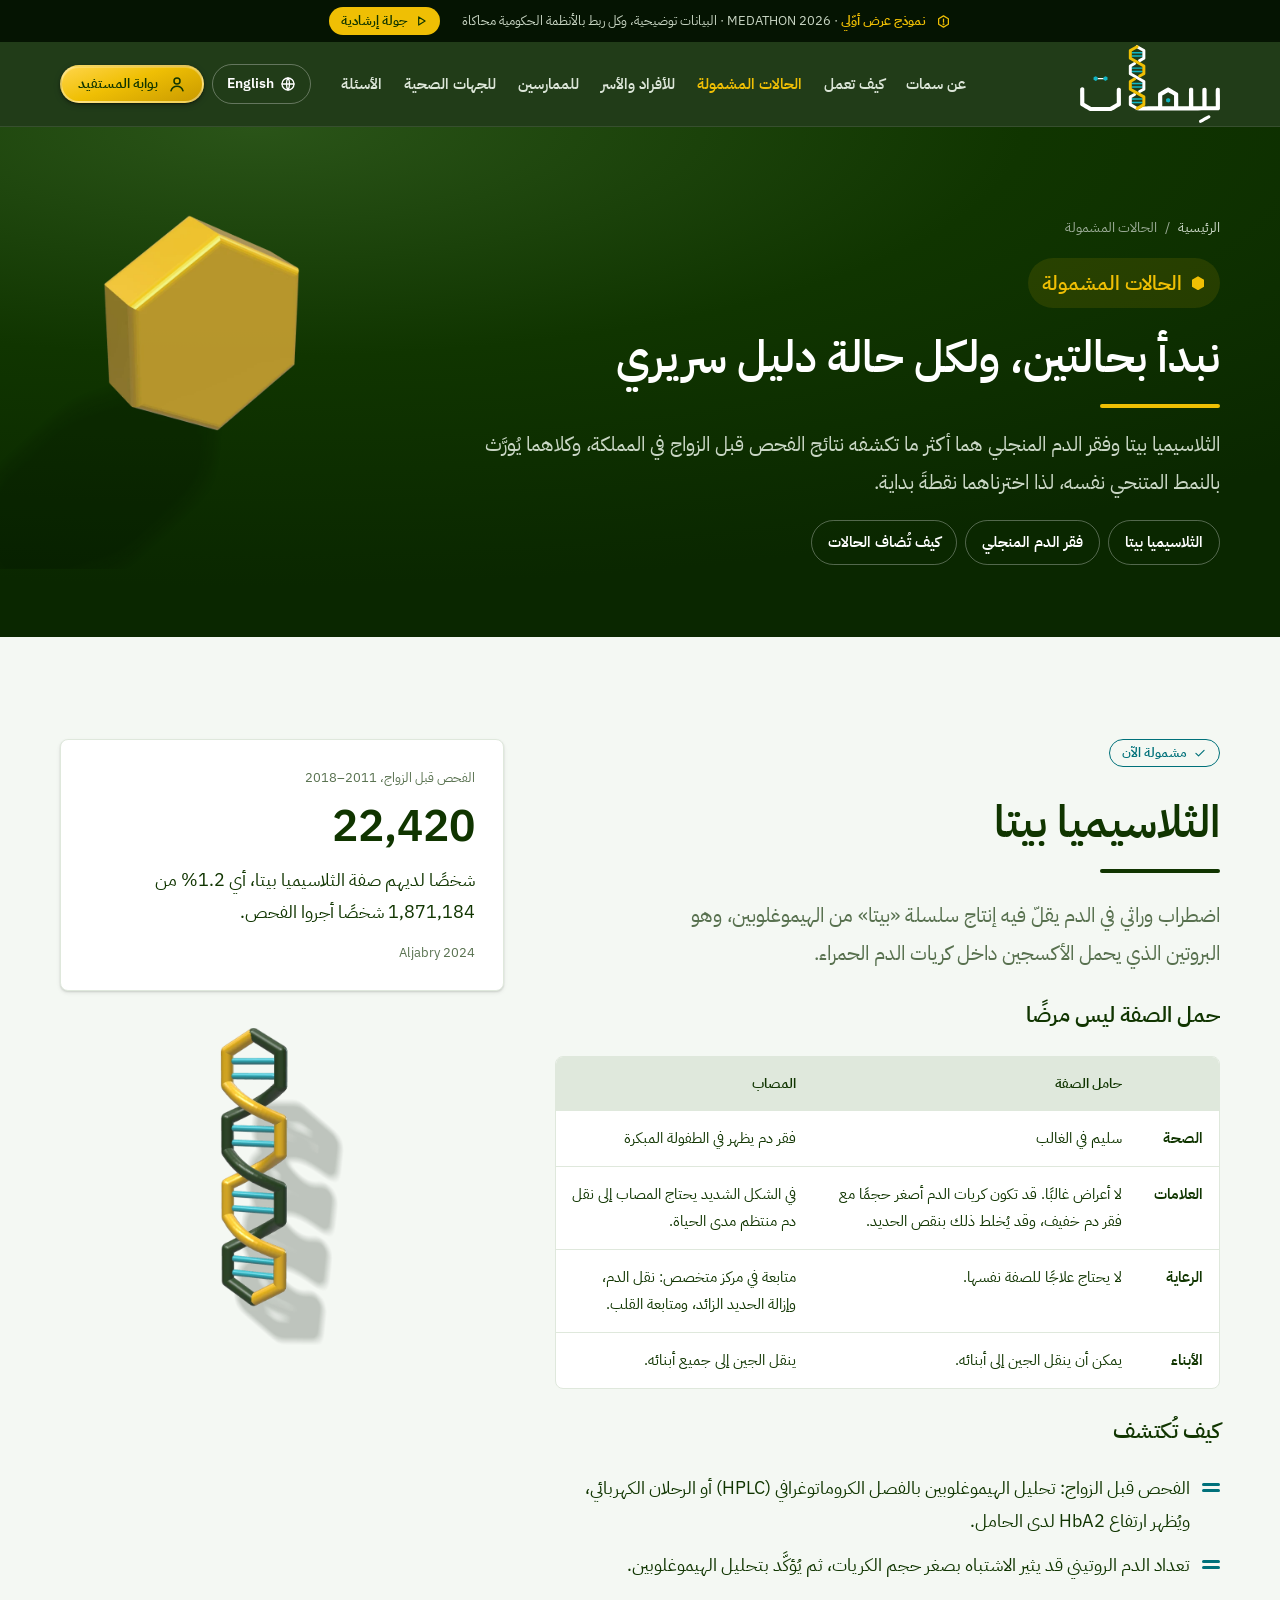
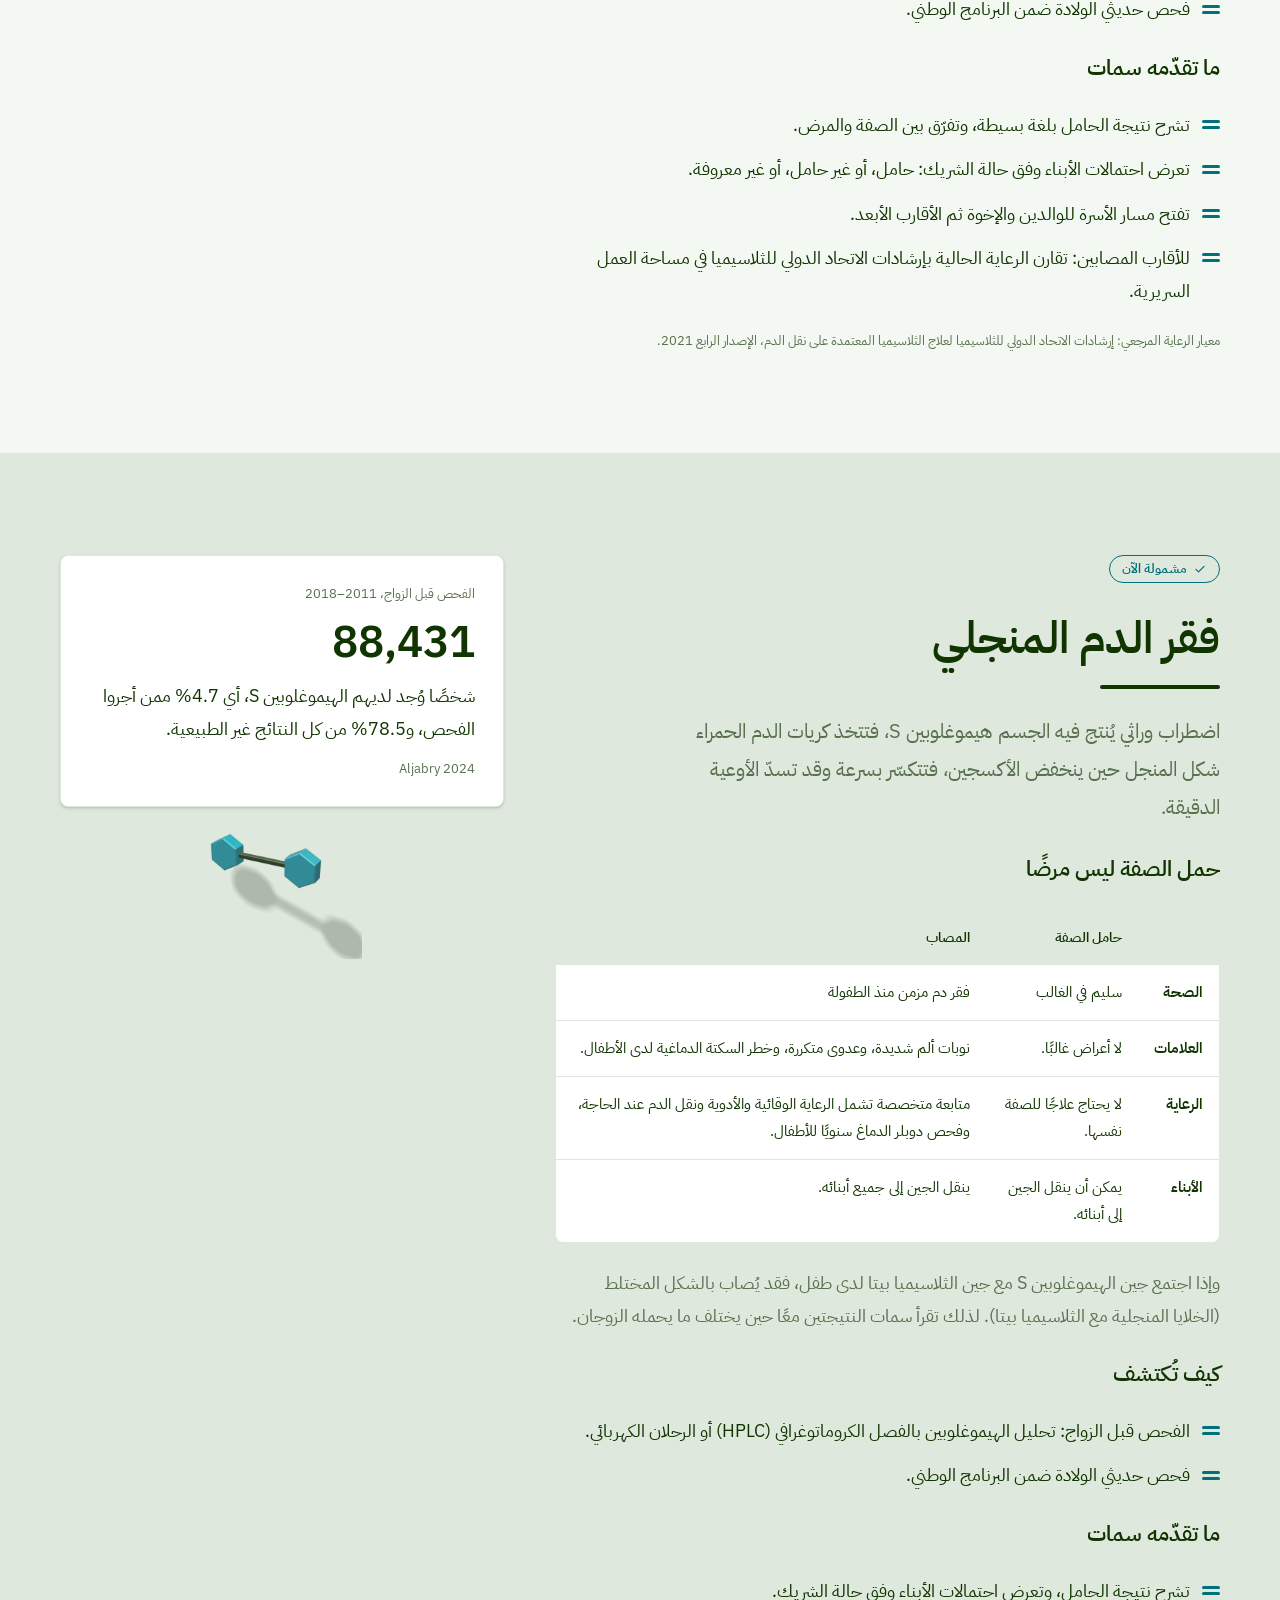
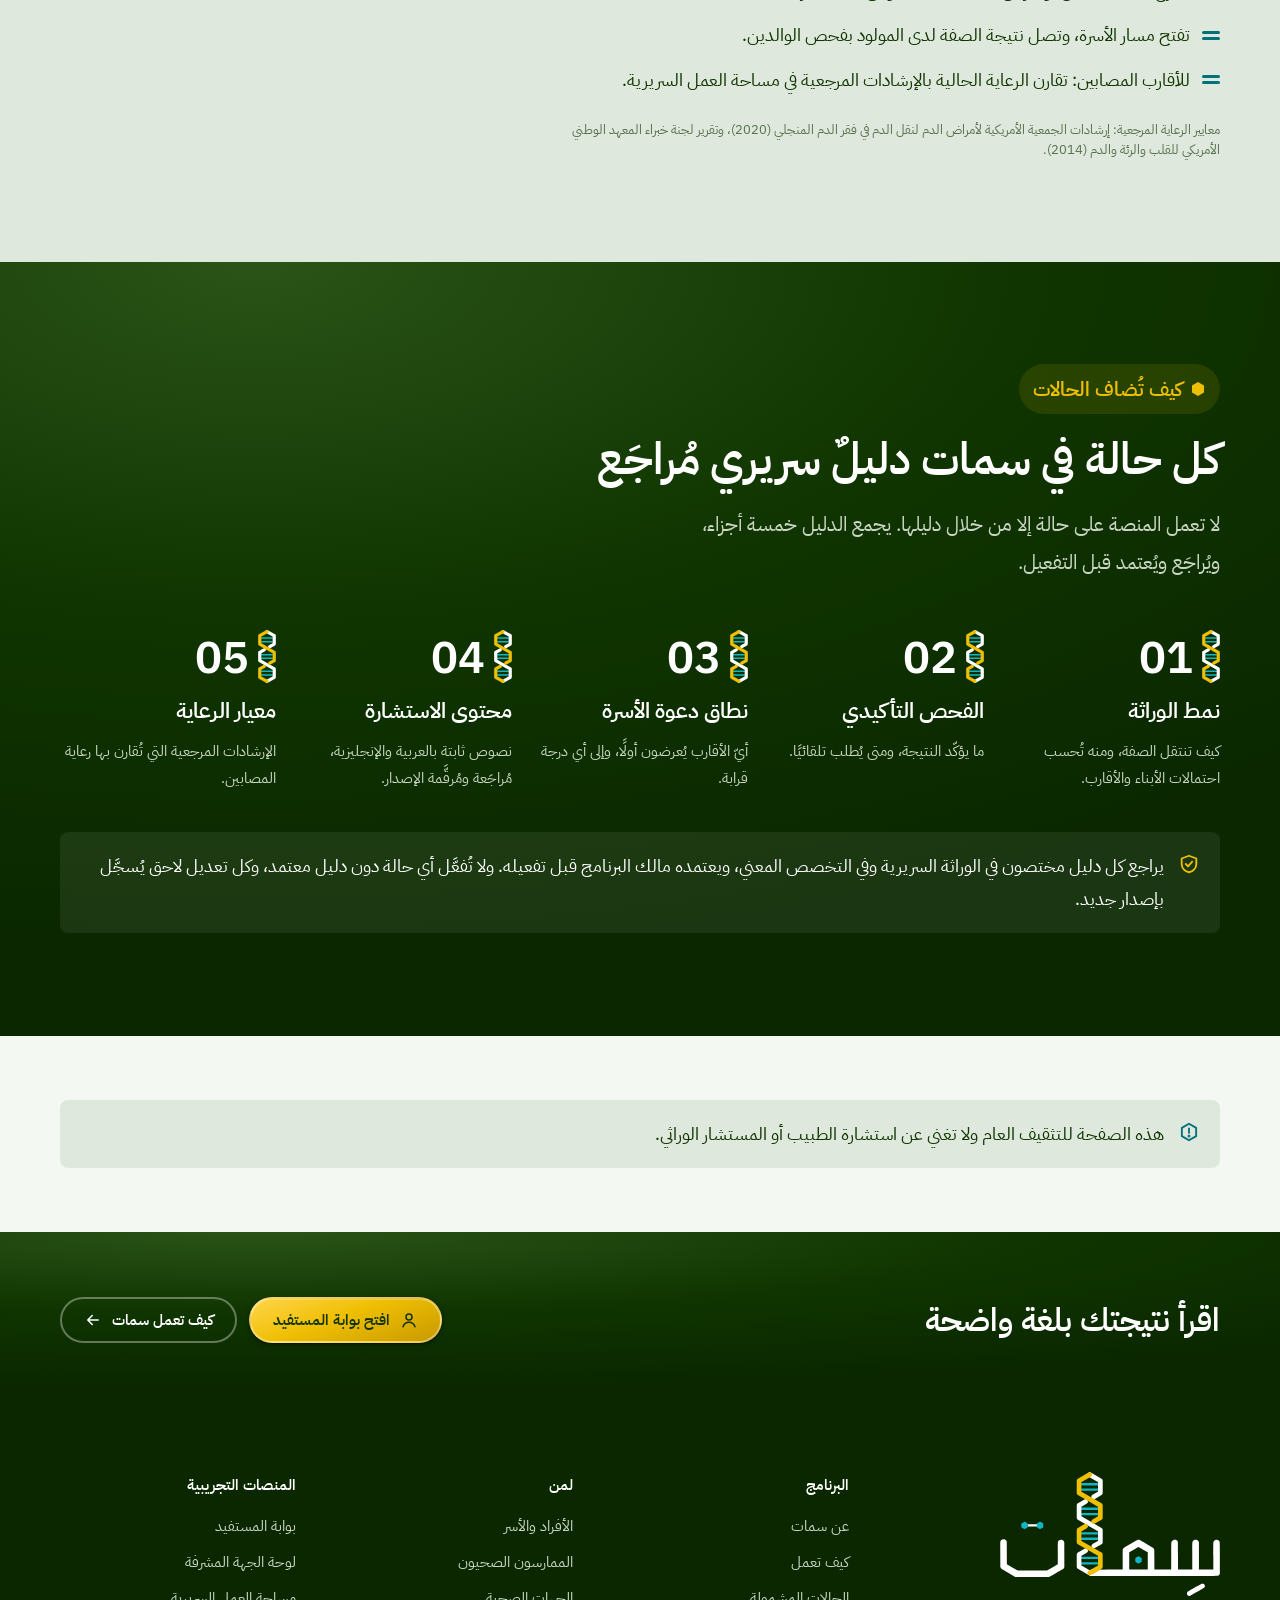
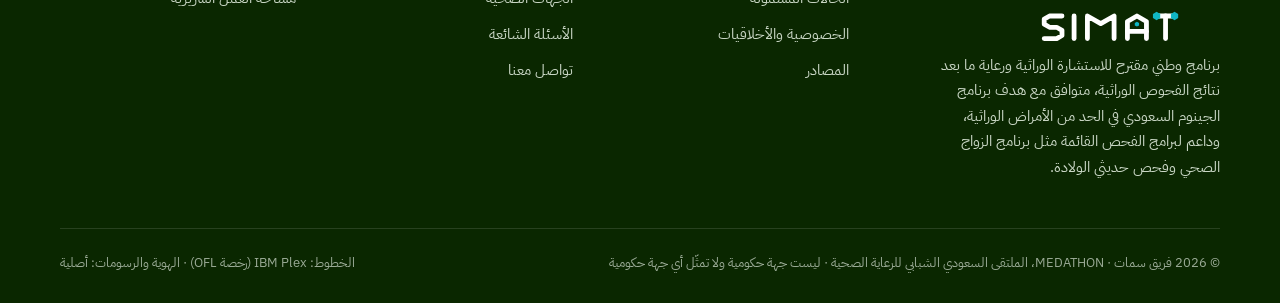
<file: conditions.html>
<!doctype html>
<html lang="ar" dir="rtl" data-lang="ar">
<head>
<meta charset="utf-8">
<meta name="viewport" content="width=device-width, initial-scale=1, viewport-fit=cover">
<title>SIMAT · Conditions</title>
<meta name="claude:viewport-fit-sides" content="cover">
<meta name="simat-title-ar" content="سمات · الحالات المشمولة">
<meta name="simat-title-en" content="SIMAT · Conditions">
<link rel="icon" href="assets/logo/simat-favicon.svg" type="image/svg+xml">
<link rel="stylesheet" href="css/fonts.css">
<link rel="stylesheet" href="css/tokens.css">
<link rel="stylesheet" href="css/site.css">
<link rel="stylesheet" href="css/tour.css">
<style>
  [hidden] { display: none !important; }
  .page-hero .wrap > * { max-width: 760px; }
  .page-hero h1 { color: #fff; }
  .page-hero .art.tall { width: min(190px, 16vw); }
  .chips { display: flex; flex-wrap: wrap; gap: 8px; }
  .chip { display: inline-flex; align-items: center; gap: 6px; padding: 8px 16px; border-radius: 999px; border: 1.5px solid #FFFFFF4D; color: #fff; text-decoration: none; font-weight: 600; font-size: 15px; }
  .chip:hover { background: #FFFFFF14; }
  .chip svg { width: 16px; height: 16px; }
  .band .split .art-side { justify-self: center; width: min(420px, 100%); }
  .cta-band .wrap { display: flex; flex-wrap: wrap; gap: 24px; justify-content: space-between; align-items: center; }
  .cta-band h2 { color: #fff; max-width: 640px; }
  .sim-note { display: inline-flex; gap: 6px; align-items: center; font-size: 13px; color: var(--ink-muted); }
  .sim-note svg { width: 15px; height: 15px; }

  .cond { display: grid; grid-template-columns: minmax(0, 1.5fr) minmax(0, 1fr); gap: clamp(28px, 4vw, 56px); align-items: start; }
  .cond > * { min-width: 0; }
  @media (max-width: 960px) { .cond { grid-template-columns: 1fr; } }
  .facts { position: sticky; top: calc(var(--header-h) + 24px); display: grid; gap: 18px; }
  .facts .big { font-size: 44px; line-height: 1.1; font-weight: 600; direction: ltr; unicode-bidi: isolate; font-variant-numeric: tabular-nums; color: var(--ink); }
  :root[dir="rtl"] .facts .big { text-align: right; }
  .facts img { width: 160px; justify-self: center; }
  .tvd td:first-child { font-weight: 600; color: var(--ink); }
  .rb { display: grid; grid-template-columns: repeat(5, minmax(0, 1fr)); gap: 20px; }
  .rb .part { display: grid; gap: 10px; align-content: start; }
  .rb .part .hex { --hex: 52px; }
  .rb .part p { color: #C9D6C4; font-size: 15px; }
  @media (max-width: 1000px) { .rb { grid-template-columns: repeat(2, minmax(0, 1fr)); } }
  @media (max-width: 520px) { .rb { grid-template-columns: 1fr; } }
  .h-sub { font-size: 19px; }
</style>
</head>
<body data-theme="light">
<div id="site-header" data-page="conditions.html"></div>
<main id="main">
<section class="page-hero" data-theme="dark">
  <img class="art" src="assets/img/hex-cell-gold.webp" alt="" aria-hidden="true">
  <div class="wrap">
    <nav class="crumbs" aria-label="breadcrumb"><a href="index.html"><span data-l lang="ar">الرئيسية</span><span data-l lang="en">Home</span></a><span aria-hidden="true">/</span><span><span data-l lang="ar">الحالات المشمولة</span><span data-l lang="en">Conditions</span></span></nav>
    <span class="kicker"><span data-l lang="ar">الحالات المشمولة</span><span data-l lang="en">Conditions covered</span></span>
    <h1 class="t-h1 baseline"><span data-l lang="ar">نبدأ بحالتين، ولكل حالة دليل سريري</span><span data-l lang="en">We start with two conditions, each with its own clinical rulebook</span></h1>
    <p class="t-lead"><span data-l lang="ar">الثلاسيميا بيتا وفقر الدم المنجلي هما أكثر ما تكشفه نتائج الفحص قبل الزواج في المملكة، وكلاهما يُورَّث بالنمط المتنحي نفسه، لذا اخترناهما نقطةَ بداية.</span><span data-l lang="en">β-thalassaemia and sickle cell disease are what premarital screening finds most often in the Kingdom, and both follow the same recessive inheritance, which makes them the natural place to begin.</span></p>
    <div class="chips"><a class="chip" href="#beta-thal"><span data-l lang="ar">الثلاسيميا بيتا</span><span data-l lang="en">β-thalassaemia</span></a><a class="chip" href="#sickle-cell"><span data-l lang="ar">فقر الدم المنجلي</span><span data-l lang="en">Sickle cell disease</span></a><a class="chip" href="#rulebooks"><span data-l lang="ar">كيف تُضاف الحالات</span><span data-l lang="en">How conditions are added</span></a></div>
  </div>
</section>
<section class="band" id="beta-thal">
  <div class="wrap cond">
    <div class="stack">
      <span class="tag live"><i data-icon="check" style="width:14px;height:14px"></i><span data-l lang="ar">مشمولة الآن</span><span data-l lang="en">Covered now</span></span>
      <h2 class="t-h1 baseline"><span data-l lang="ar">الثلاسيميا بيتا</span><span data-l lang="en">β-thalassaemia</span></h2>
      <p class="t-lead"><span data-l lang="ar">اضطراب وراثي في الدم يقلّ فيه إنتاج سلسلة «بيتا» من الهيموغلوبين، وهو البروتين الذي يحمل الأكسجين داخل كريات الدم الحمراء.</span><span data-l lang="en">An inherited blood disorder in which the body makes less of the “beta” chain of haemoglobin, the protein that carries oxygen inside red blood cells.</span></p>
      <h3 class="t-h3"><span data-l lang="ar">حمل الصفة ليس مرضًا</span><span data-l lang="en">Carrying the trait is not the disease</span></h3>
      <div class="table-wrap"><table class="t tvd"><thead><tr><th></th><th><span data-l lang="ar">حامل الصفة</span><span data-l lang="en">Carrier (trait)</span></th><th><span data-l lang="ar">المصاب</span><span data-l lang="en">Affected</span></th></tr></thead><tbody><tr><td><span data-l lang="ar">الصحة</span><span data-l lang="en">Health</span></td><td><span data-l lang="ar">سليم في الغالب</span><span data-l lang="en">Usually healthy</span></td><td><span data-l lang="ar">فقر دم يظهر في الطفولة المبكرة</span><span data-l lang="en">Anaemia that appears in early childhood</span></td></tr><tr><td><span data-l lang="ar">العلامات</span><span data-l lang="en">Signs</span></td><td><span data-l lang="ar">لا أعراض غالبًا. قد تكون كريات الدم أصغر حجمًا مع فقر دم خفيف، وقد يُخلط ذلك بنقص الحديد.</span><span data-l lang="en">Usually none. Red cells may be smaller with mild anaemia, which can be mistaken for iron deficiency.</span></td><td><span data-l lang="ar">في الشكل الشديد يحتاج المصاب إلى نقل دم منتظم مدى الحياة.</span><span data-l lang="en">In the severe form, regular blood transfusions are needed for life.</span></td></tr><tr><td><span data-l lang="ar">الرعاية</span><span data-l lang="en">Care</span></td><td><span data-l lang="ar">لا يحتاج علاجًا للصفة نفسها.</span><span data-l lang="en">No treatment is needed for the trait itself.</span></td><td><span data-l lang="ar">متابعة في مركز متخصص: نقل الدم، وإزالة الحديد الزائد، ومتابعة القلب.</span><span data-l lang="en">Follow-up at a specialised centre: transfusion, removal of excess iron, and heart monitoring.</span></td></tr><tr><td><span data-l lang="ar">الأبناء</span><span data-l lang="en">Children</span></td><td><span data-l lang="ar">يمكن أن ينقل الجين إلى أبنائه.</span><span data-l lang="en">Can pass the gene to children.</span></td><td><span data-l lang="ar">ينقل الجين إلى جميع أبنائه.</span><span data-l lang="en">Passes the gene to all children.</span></td></tr></tbody></table></div>
      <h3 class="t-h3"><span data-l lang="ar">كيف تُكتشف</span><span data-l lang="en">How it is found</span></h3>
      <ul class="bp"><li><span data-l lang="ar">الفحص قبل الزواج: تحليل الهيموغلوبين بالفصل الكروماتوغرافي (HPLC) أو الرحلان الكهربائي، ويُظهر ارتفاع HbA2 لدى الحامل.</span><span data-l lang="en">Premarital screening: haemoglobin analysis by HPLC or electrophoresis, which shows a raised HbA2 in carriers.</span></li><li><span data-l lang="ar">تعداد الدم الروتيني قد يثير الاشتباه بصغر حجم الكريات، ثم يُؤكَّد بتحليل الهيموغلوبين.</span><span data-l lang="en">A routine blood count can raise suspicion through small red cells; haemoglobin analysis then confirms it.</span></li><li><span data-l lang="ar">فحص حديثي الولادة ضمن البرنامج الوطني.</span><span data-l lang="en">Newborn screening within the national programme.</span></li></ul>
      <h3 class="t-h3"><span data-l lang="ar">ما تقدّمه سمات</span><span data-l lang="en">What SIMAT does</span></h3>
      <ul class="bp"><li><span data-l lang="ar">تشرح نتيجة الحامل بلغة بسيطة، وتفرّق بين الصفة والمرض.</span><span data-l lang="en">Explains a carrier result in plain language and separates the trait from the disease.</span></li><li><span data-l lang="ar">تعرض احتمالات الأبناء وفق حالة الشريك: حامل، أو غير حامل، أو غير معروفة.</span><span data-l lang="en">Shows the chances for children according to the partner’s status: carrier, not a carrier, or unknown.</span></li><li><span data-l lang="ar">تفتح مسار الأسرة للوالدين والإخوة ثم الأقارب الأبعد.</span><span data-l lang="en">Opens the family pathway for parents and siblings, then wider relatives.</span></li><li><span data-l lang="ar">للأقارب المصابين: تقارن الرعاية الحالية بإرشادات الاتحاد الدولي للثلاسيميا في مساحة العمل السريرية.</span><span data-l lang="en">For affected relatives: compares current care with the Thalassaemia International Federation guidelines in the clinical workspace.</span></li></ul>
      <p class="t-cap"><span data-l lang="ar">معيار الرعاية المرجعي: إرشادات الاتحاد الدولي للثلاسيميا لعلاج الثلاسيميا المعتمدة على نقل الدم، الإصدار الرابع 2021.</span><span data-l lang="en">Reference care standard: Thalassaemia International Federation guidelines for transfusion-dependent thalassaemia, 4th edition, 2021.</span></p>
    </div>
    <aside class="facts">
      <div class="card">
        <span class="t-cap"><span data-l lang="ar">الفحص قبل الزواج، 2011–2018</span><span data-l lang="en">Premarital screening, 2011–2018</span></span>
        <span class="big">22,420</span>
        <p><span data-l lang="ar">شخصًا لديهم صفة الثلاسيميا بيتا، أي 1.2% من 1,871,184 شخصًا أجروا الفحص.</span><span data-l lang="en">people had the β-thalassaemia trait: 1.2% of the 1,871,184 who were screened.</span></p>
        <span class="t-cap">Aljabry 2024</span>
      </div>
      <img src="assets/img/helix-long-light.webp" alt="" class="float slow">
    </aside>
  </div>
</section>

<section class="band sunken" id="sickle-cell">
  <div class="wrap cond">
    <div class="stack">
      <span class="tag live"><i data-icon="check" style="width:14px;height:14px"></i><span data-l lang="ar">مشمولة الآن</span><span data-l lang="en">Covered now</span></span>
      <h2 class="t-h1 baseline"><span data-l lang="ar">فقر الدم المنجلي</span><span data-l lang="en">Sickle cell disease</span></h2>
      <p class="t-lead"><span data-l lang="ar">اضطراب وراثي يُنتج فيه الجسم هيموغلوبين S، فتتخذ كريات الدم الحمراء شكل المنجل حين ينخفض الأكسجين، فتتكسّر بسرعة وقد تسدّ الأوعية الدقيقة.</span><span data-l lang="en">An inherited disorder in which the body makes haemoglobin S. When oxygen is low, red cells bend into a sickle shape, break down quickly and can block small blood vessels.</span></p>
      <h3 class="t-h3"><span data-l lang="ar">حمل الصفة ليس مرضًا</span><span data-l lang="en">Carrying the trait is not the disease</span></h3>
      <div class="table-wrap"><table class="t tvd"><thead><tr><th></th><th><span data-l lang="ar">حامل الصفة</span><span data-l lang="en">Carrier (trait)</span></th><th><span data-l lang="ar">المصاب</span><span data-l lang="en">Affected</span></th></tr></thead><tbody><tr><td><span data-l lang="ar">الصحة</span><span data-l lang="en">Health</span></td><td><span data-l lang="ar">سليم في الغالب</span><span data-l lang="en">Usually healthy</span></td><td><span data-l lang="ar">فقر دم مزمن منذ الطفولة</span><span data-l lang="en">Chronic anaemia from childhood</span></td></tr><tr><td><span data-l lang="ar">العلامات</span><span data-l lang="en">Signs</span></td><td><span data-l lang="ar">لا أعراض غالبًا.</span><span data-l lang="en">Usually none.</span></td><td><span data-l lang="ar">نوبات ألم شديدة، وعدوى متكررة، وخطر السكتة الدماغية لدى الأطفال.</span><span data-l lang="en">Episodes of severe pain, repeated infections, and a risk of stroke in children.</span></td></tr><tr><td><span data-l lang="ar">الرعاية</span><span data-l lang="en">Care</span></td><td><span data-l lang="ar">لا يحتاج علاجًا للصفة نفسها.</span><span data-l lang="en">No treatment is needed for the trait itself.</span></td><td><span data-l lang="ar">متابعة متخصصة تشمل الرعاية الوقائية والأدوية ونقل الدم عند الحاجة، وفحص دوبلر الدماغ سنويًا للأطفال.</span><span data-l lang="en">Specialised follow-up including preventive care, medication, transfusion when indicated, and yearly transcranial Doppler for children.</span></td></tr><tr><td><span data-l lang="ar">الأبناء</span><span data-l lang="en">Children</span></td><td><span data-l lang="ar">يمكن أن ينقل الجين إلى أبنائه.</span><span data-l lang="en">Can pass the gene to children.</span></td><td><span data-l lang="ar">ينقل الجين إلى جميع أبنائه.</span><span data-l lang="en">Passes the gene to all children.</span></td></tr></tbody></table></div>
      <p class="muted"><span data-l lang="ar">وإذا اجتمع جين الهيموغلوبين S مع جين الثلاسيميا بيتا لدى طفل، فقد يُصاب بالشكل المختلط (الخلايا المنجلية مع الثلاسيميا بيتا). لذلك تقرأ سمات النتيجتين معًا حين يختلف ما يحمله الزوجان.</span><span data-l lang="en">If a child inherits the haemoglobin S gene from one parent and a β-thalassaemia gene from the other, they can have the combined form (sickle β-thalassaemia). That is why SIMAT reads both results together when partners carry different traits.</span></p>
      <h3 class="t-h3"><span data-l lang="ar">كيف تُكتشف</span><span data-l lang="en">How it is found</span></h3>
      <ul class="bp"><li><span data-l lang="ar">الفحص قبل الزواج: تحليل الهيموغلوبين بالفصل الكروماتوغرافي (HPLC) أو الرحلان الكهربائي.</span><span data-l lang="en">Premarital screening: haemoglobin analysis by HPLC or electrophoresis.</span></li><li><span data-l lang="ar">فحص حديثي الولادة ضمن البرنامج الوطني.</span><span data-l lang="en">Newborn screening within the national programme.</span></li></ul>
      <h3 class="t-h3"><span data-l lang="ar">ما تقدّمه سمات</span><span data-l lang="en">What SIMAT does</span></h3>
      <ul class="bp"><li><span data-l lang="ar">تشرح نتيجة الحامل، وتعرض احتمالات الأبناء وفق حالة الشريك.</span><span data-l lang="en">Explains a carrier result and shows the chances for children according to the partner’s status.</span></li><li><span data-l lang="ar">تفتح مسار الأسرة، وتصل نتيجة الصفة لدى المولود بفحص الوالدين.</span><span data-l lang="en">Opens the family pathway, and links a newborn trait result to testing both parents.</span></li><li><span data-l lang="ar">للأقارب المصابين: تقارن الرعاية الحالية بالإرشادات المرجعية في مساحة العمل السريرية.</span><span data-l lang="en">For affected relatives: compares current care with the reference guidelines in the clinical workspace.</span></li></ul>
      <p class="t-cap"><span data-l lang="ar">معايير الرعاية المرجعية: إرشادات الجمعية الأمريكية لأمراض الدم لنقل الدم في فقر الدم المنجلي (2020)، وتقرير لجنة خبراء المعهد الوطني الأمريكي للقلب والرئة والدم (2014).</span><span data-l lang="en">Reference care standards: American Society of Hematology guidelines on transfusion in sickle cell disease (2020) and the NHLBI expert panel report (2014).</span></p>
    </div>
    <aside class="facts">
      <div class="card">
        <span class="t-cap"><span data-l lang="ar">الفحص قبل الزواج، 2011–2018</span><span data-l lang="en">Premarital screening, 2011–2018</span></span>
        <span class="big">88,431</span>
        <p><span data-l lang="ar">شخصًا وُجد لديهم الهيموغلوبين S، أي 4.7% ممن أجروا الفحص، و78.5% من كل النتائج غير الطبيعية.</span><span data-l lang="en">people had haemoglobin S: 4.7% of those screened, and 78.5% of all abnormal results.</span></p>
        <span class="t-cap">Aljabry 2024</span>
      </div>
      <img src="assets/img/molecule-light.webp" alt="" class="float d1">
    </aside>
  </div>
</section>

<section class="band" data-theme="dark" id="rulebooks">
  <div class="wrap">
    <div class="sec-head">
      <span class="kicker"><span data-l lang="ar">كيف تُضاف الحالات</span><span data-l lang="en">How conditions are added</span></span>
      <h2 class="t-h1"><span data-l lang="ar">كل حالة في سمات دليلٌ سريري مُراجَع</span><span data-l lang="en">Every condition in SIMAT is a reviewed clinical rulebook</span></h2>
      <p class="t-lead" style="color:#C9D6C4"><span data-l lang="ar">لا تعمل المنصة على حالة إلا من خلال دليلها. يجمع الدليل خمسة أجزاء، ويُراجَع ويُعتمد قبل التفعيل.</span><span data-l lang="en">The platform only works on a condition through its rulebook. Each rulebook brings five parts together and is reviewed and approved before it goes live.</span></p>
    </div>
    <div class="rb">
      <div class="part"><span class="hex">01</span><h3 class="t-h3 h-sub"><span data-l lang="ar">نمط الوراثة</span><span data-l lang="en">Inheritance pattern</span></h3><p><span data-l lang="ar">كيف تنتقل الصفة، ومنه تُحسب احتمالات الأبناء والأقارب.</span><span data-l lang="en">How the trait is passed on; the chances for children and relatives follow from it.</span></p></div>
      <div class="part"><span class="hex">02</span><h3 class="t-h3 h-sub"><span data-l lang="ar">الفحص التأكيدي</span><span data-l lang="en">Confirmatory test</span></h3><p><span data-l lang="ar">ما يؤكّد النتيجة، ومتى يُطلب تلقائيًا.</span><span data-l lang="en">What confirms the result, and when it is ordered automatically.</span></p></div>
      <div class="part"><span class="hex">03</span><h3 class="t-h3 h-sub"><span data-l lang="ar">نطاق دعوة الأسرة</span><span data-l lang="en">Family invitation scope</span></h3><p><span data-l lang="ar">أيّ الأقارب يُعرضون أولًا، وإلى أي درجة قرابة.</span><span data-l lang="en">Which relatives are shown first, and to what degree of kinship.</span></p></div>
      <div class="part"><span class="hex">04</span><h3 class="t-h3 h-sub"><span data-l lang="ar">محتوى الاستشارة</span><span data-l lang="en">Counselling content</span></h3><p><span data-l lang="ar">نصوص ثابتة بالعربية والإنجليزية، مُراجَعة ومُرقَّمة الإصدار.</span><span data-l lang="en">Fixed Arabic and English text, reviewed and versioned.</span></p></div>
      <div class="part"><span class="hex">05</span><h3 class="t-h3 h-sub"><span data-l lang="ar">معيار الرعاية</span><span data-l lang="en">Care standard</span></h3><p><span data-l lang="ar">الإرشادات المرجعية التي تُقارن بها رعاية المصابين.</span><span data-l lang="en">The reference guidelines against which care for affected people is checked.</span></p></div>
    </div>
    <div class="note" style="margin-top:40px"><i data-icon="shield"></i><p><span data-l lang="ar">يراجع كل دليل مختصون في الوراثة السريرية وفي التخصص المعني، ويعتمده مالك البرنامج قبل تفعيله. ولا تُفعَّل أي حالة دون دليل معتمد، وكل تعديل لاحق يُسجَّل بإصدار جديد.</span><span data-l lang="en">Each rulebook is reviewed by specialists in clinical genetics and the relevant specialty, and approved by the programme owner before it goes live. No condition is activated without an approved rulebook, and every later change is recorded as a new version.</span></p></div>
  </div>
</section>

<section class="band band-tight">
  <div class="wrap"><div class="note"><i data-icon="alert"></i><p><span data-l lang="ar">هذه الصفحة للتثقيف العام ولا تغني عن استشارة الطبيب أو المستشار الوراثي.</span><span data-l lang="en">This page is general education and does not replace advice from a doctor or genetic counsellor.</span></p></div></div>
</section>
<section class="band band-tight cta-band" data-theme="dark"><div class="wrap">
  <h2 class="t-h2"><span data-l lang="ar">اقرأ نتيجتك بلغة واضحة</span><span data-l lang="en">Read your result in plain language</span></h2><div class="row"><a class="btn btn-primary" href="portal.html"><i data-icon="user"></i><span data-l lang="ar">افتح بوابة المستفيد</span><span data-l lang="en">Open My SIMAT</span></a><a class="btn" href="how-it-works.html"><span data-l lang="ar">كيف تعمل سمات</span><span data-l lang="en">How SIMAT works</span><i data-icon="arrow" class="flip-rtl"></i></a></div></div></section>
</main>
<footer id="site-footer"></footer>
<script src="js/icons.js"></script>
<script src="js/core.js"></script>

<script src="js/tour-steps.js"></script>
<script src="js/tour-engine.js"></script>
</body>
</html>
</file>
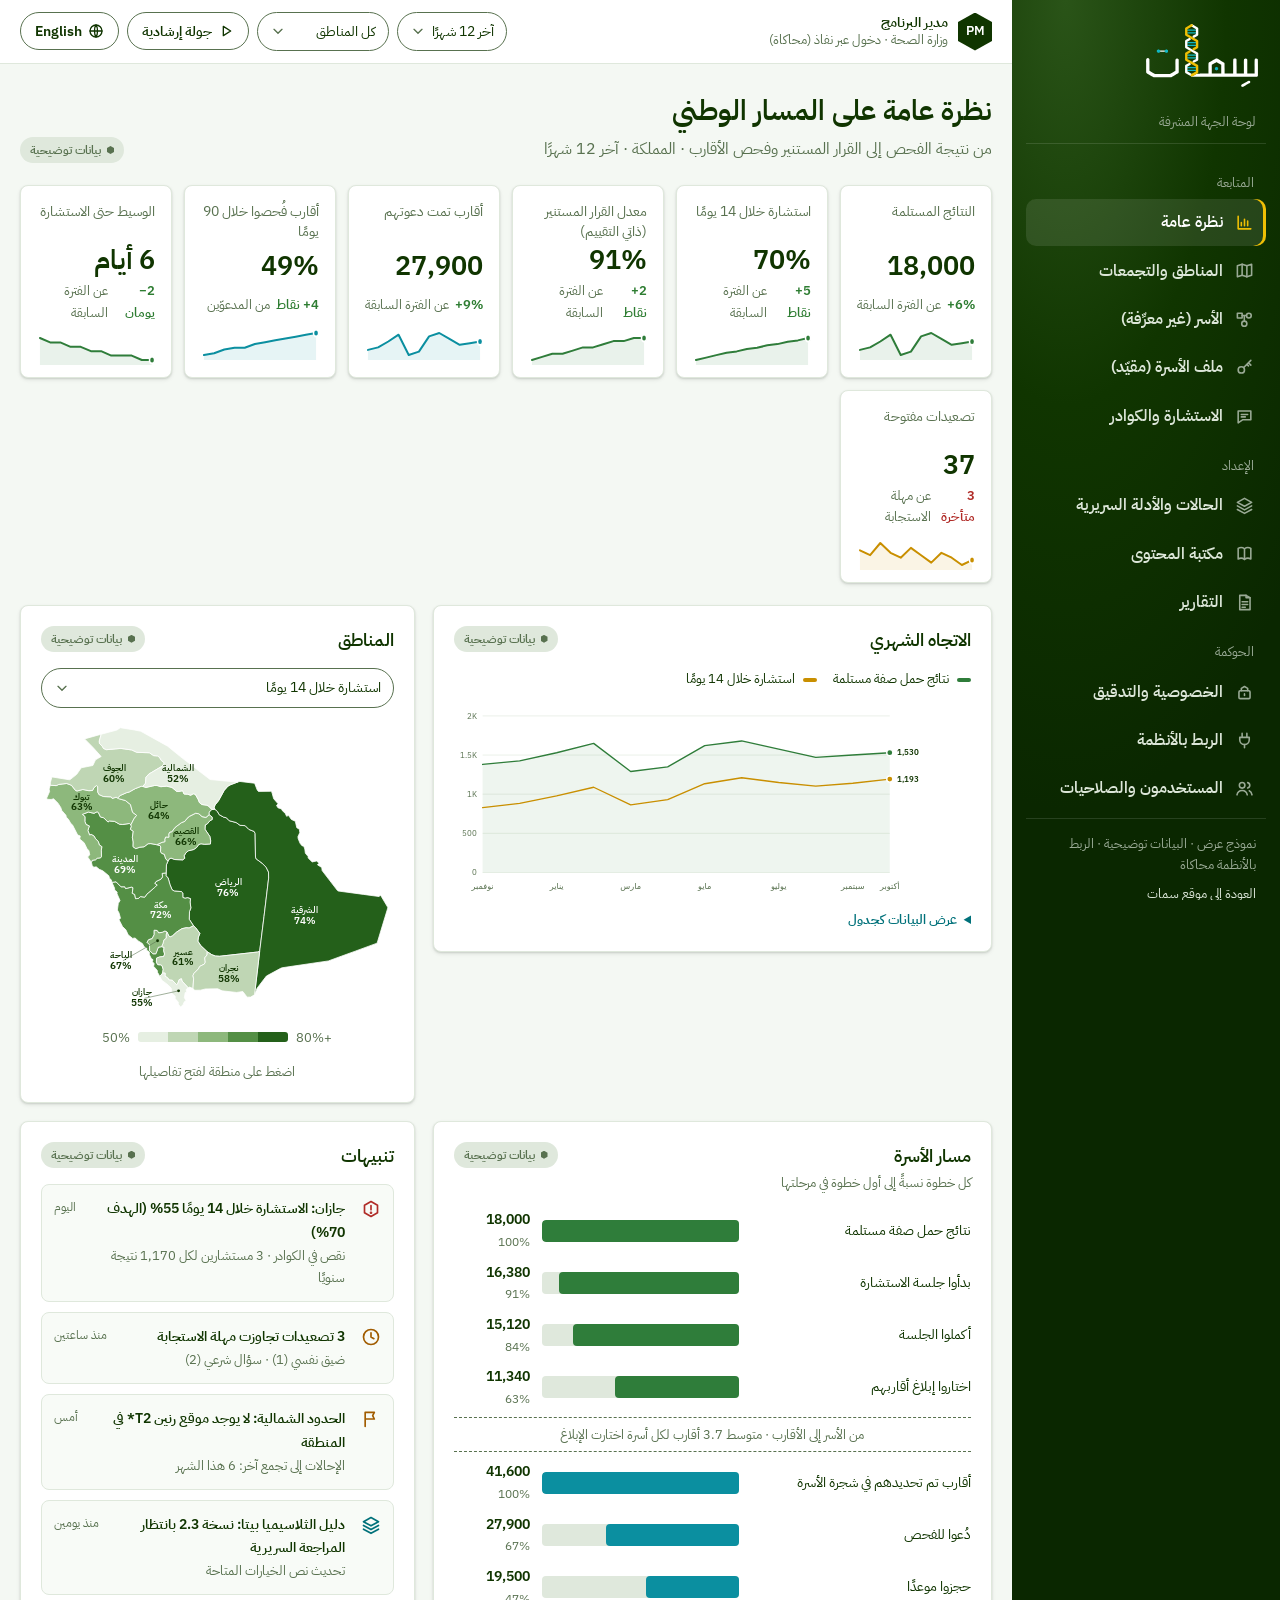
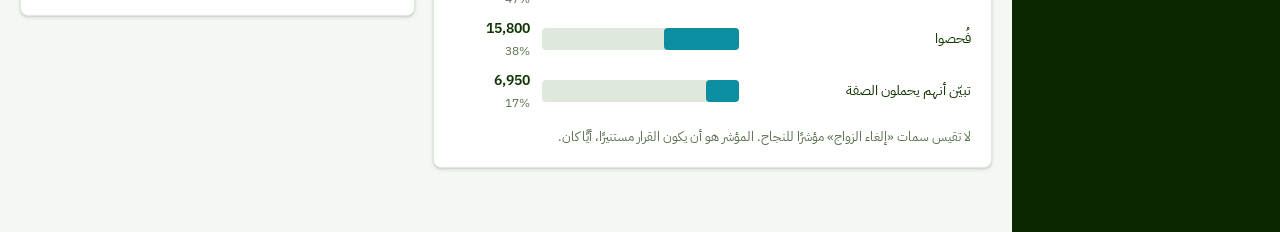
<file: console.html>
<!doctype html>
<html lang="ar" dir="rtl" data-lang="ar">
<head>
<meta charset="utf-8">
<meta name="viewport" content="width=device-width, initial-scale=1, viewport-fit=cover">
<title>SIMAT Authority Console</title>
<meta name="claude:viewport-fit-sides" content="cover">
<meta name="simat-title-ar" content="سمات · لوحة الجهة المشرفة">
<meta name="simat-title-en" content="SIMAT · Authority console">
<link rel="icon" href="assets/logo/simat-favicon.svg" type="image/svg+xml">
<link rel="stylesheet" href="css/fonts.css">
<link rel="stylesheet" href="css/tokens.css">
<link rel="stylesheet" href="css/site.css">
<link rel="stylesheet" href="css/tour.css">
<link rel="stylesheet" href="css/console.css">
</head>
<body class="cx" data-theme="light">
<a class="skip" href="#cx-view"><span data-l lang="ar">انتقل إلى المحتوى</span><span data-l lang="en">Skip to content</span></a>
<div class="cx-shell" id="cx-shell" data-nav="closed">
  <aside class="cx-rail" data-theme="dark" id="cx-rail" aria-label="Console">
    <a class="cx-brand" href="index.html" aria-label="SIMAT">
      <img class="logo-ar" data-l lang="ar" src="assets/logo/simat-ar-primary.svg" alt="سمات" width="112" height="63">
      <span class="en-pair" data-l lang="en"><img class="logo-sym" src="assets/logo/simat-symbol-small-primary.svg" alt="" width="18" height="40"><img class="logo-en" src="assets/logo/simat-en-plain-primary.svg" alt="SIMAT" width="120" height="24"></span>
    </a>
    <div class="rail-title"><span data-l lang="ar">لوحة الجهة المشرفة</span><span data-l lang="en">Authority console</span></div>
    <nav class="cx-nav" id="cx-nav" aria-label="Sections"></nav>
    <div class="rail-foot">
      <span><span data-l lang="ar">نموذج عرض · البيانات توضيحية · الربط بالأنظمة محاكاة</span><span data-l lang="en">Demo · illustrative data · system connections simulated</span></span>
      <a href="index.html"><span data-l lang="ar">العودة إلى موقع سمات</span><span data-l lang="en">Back to the SIMAT website</span></a>
      <a href="portal.html"><span data-l lang="ar">بوابة المستفيد</span><span data-l lang="en">My SIMAT portal</span></a>
      <a href="clinical.html"><span data-l lang="ar">مساحة العمل السريرية</span><span data-l lang="en">Clinical workspace</span></a>
    </div>
  </aside>
  <div class="cx-scrim" id="cx-scrim"></div>
  <div class="cx-main">
    <header class="cx-top">
      <button type="button" class="cx-menu" id="cx-menu" aria-controls="cx-rail" aria-expanded="false" data-aria-ar="القائمة" data-aria-en="Menu"><i data-icon="menu"></i></button>
      <div class="who">
        <span class="av" aria-hidden="true">PM</span>
        <div>
          <div class="nm"><span data-l lang="ar">مدير البرنامج</span><span data-l lang="en">Programme manager</span></div>
          <div class="rl"><span data-l lang="ar">وزارة الصحة · دخول عبر نفاذ (محاكاة)</span><span data-l lang="en">Ministry of Health · signed in via Nafath (simulated)</span></div>
        </div>
      </div>
      <div class="filters">
        <label class="sr-only" for="f-period">Period</label>
        <select class="cx-select" id="f-period"></select>
        <label class="sr-only" for="f-region">Region</label>
        <select class="cx-select" id="f-region"></select>
        <button type="button" class="cx-lang" data-tour-start="here"><i data-icon="play"></i><span data-l lang="ar">جولة إرشادية</span><span data-l lang="en">Guided tour</span></button>
        <button type="button" class="cx-lang" data-lang-toggle><i data-icon="globe"></i><span data-l lang="ar">English</span><span data-l lang="en">العربية</span></button>
      </div>
    </header>
    <main class="cx-view" id="cx-view" tabindex="-1"></main>
  </div>
</div>
<div class="cx-tip" id="cx-tip" hidden></div>
<script src="js/icons.js"></script>
<script src="js/core.js"></script>
<script src="js/console.js"></script>
<script src="js/tour-steps.js"></script>
<script src="js/tour-engine.js"></script>
</body>
</html>
</file>
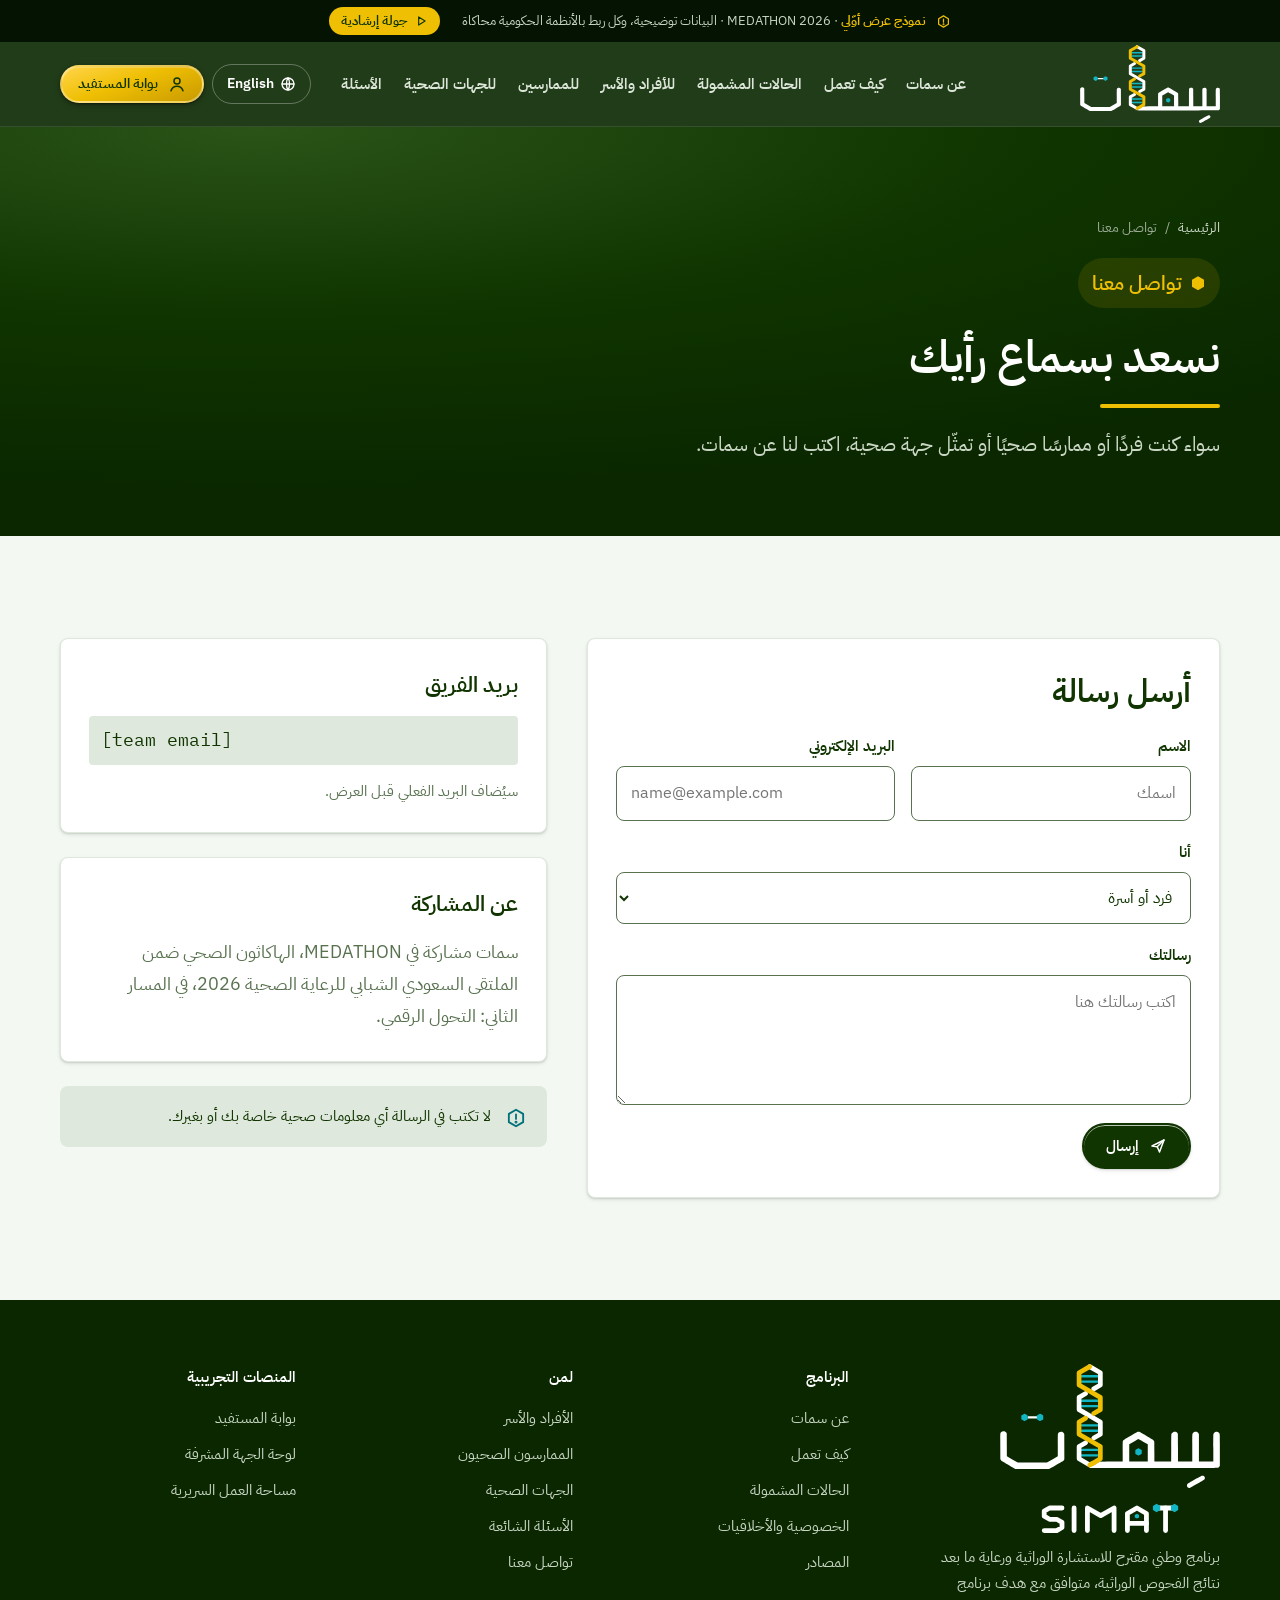
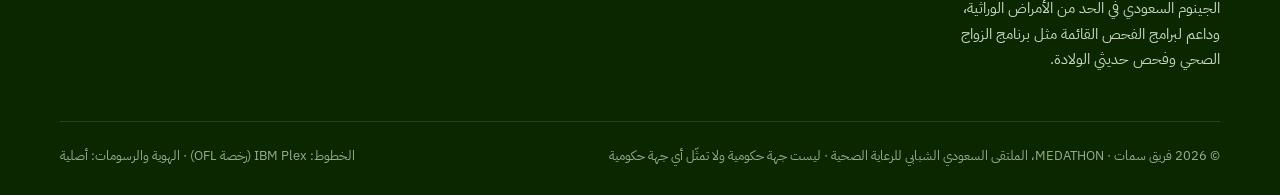
<file: contact.html>
<!doctype html>
<html lang="ar" dir="rtl" data-lang="ar">
<head>
<meta charset="utf-8">
<meta name="viewport" content="width=device-width, initial-scale=1, viewport-fit=cover">
<title>SIMAT · Contact</title>
<meta name="claude:viewport-fit-sides" content="cover">
<meta name="simat-title-ar" content="سمات · تواصل معنا">
<meta name="simat-title-en" content="SIMAT · Contact">
<link rel="icon" href="assets/logo/simat-favicon.svg" type="image/svg+xml">
<link rel="stylesheet" href="css/fonts.css">
<link rel="stylesheet" href="css/tokens.css">
<link rel="stylesheet" href="css/site.css">
<link rel="stylesheet" href="css/tour.css">
<style>
  [hidden] { display: none !important; }
  .page-hero .wrap > * { max-width: 760px; }
  .page-hero h1 { color: #fff; }
  .page-hero .art.tall { width: min(190px, 16vw); }
  .chips { display: flex; flex-wrap: wrap; gap: 8px; }
  .chip { display: inline-flex; align-items: center; gap: 6px; padding: 8px 16px; border-radius: 999px; border: 1.5px solid #FFFFFF4D; color: #fff; text-decoration: none; font-weight: 600; font-size: 15px; }
  .chip:hover { background: #FFFFFF14; }
  .chip svg { width: 16px; height: 16px; }
  .band .split .art-side { justify-self: center; width: min(420px, 100%); }
  .cta-band .wrap { display: flex; flex-wrap: wrap; gap: 24px; justify-content: space-between; align-items: center; }
  .cta-band h2 { color: #fff; max-width: 640px; }
  .sim-note { display: inline-flex; gap: 6px; align-items: center; font-size: 13px; color: var(--ink-muted); }
  .sim-note svg { width: 15px; height: 15px; }

  .contact { display: grid; grid-template-columns: minmax(0, 1.3fr) minmax(0, 1fr); gap: 40px; align-items: start; }
  @media (max-width: 900px) { .contact { grid-template-columns: 1fr; } }
  form.card { gap: 18px; }
  .two { display: grid; grid-template-columns: 1fr 1fr; gap: 16px; }
  @media (max-width: 560px) { .two { grid-template-columns: 1fr; } }
  .done { border: 2px solid var(--teal-ink); }
  .email { font-family: var(--font-mono); direction: ltr; unicode-bidi: isolate; user-select: all; background: var(--surface-sunken); padding: 8px 12px; border-radius: var(--radius-sm); display: inline-block; }
</style>
</head>
<body data-theme="light">
<div id="site-header" data-page="contact.html"></div>
<main id="main">
<section class="page-hero" data-theme="dark">
  
  <div class="wrap">
    <nav class="crumbs" aria-label="breadcrumb"><a href="index.html"><span data-l lang="ar">الرئيسية</span><span data-l lang="en">Home</span></a><span aria-hidden="true">/</span><span><span data-l lang="ar">تواصل معنا</span><span data-l lang="en">Contact</span></span></nav>
    <span class="kicker"><span data-l lang="ar">تواصل معنا</span><span data-l lang="en">Contact us</span></span>
    <h1 class="t-h1 baseline"><span data-l lang="ar">نسعد بسماع رأيك</span><span data-l lang="en">We would like to hear from you</span></h1>
    <p class="t-lead"><span data-l lang="ar">سواء كنت فردًا أو ممارسًا صحيًا أو تمثّل جهة صحية، اكتب لنا عن سمات.</span><span data-l lang="en">Whether you are an individual, a clinician or represent a health authority, write to us about SIMAT.</span></p>
    
  </div>
</section>
<section class="band">
  <div class="wrap contact">
    <form class="card" id="contact-form" novalidate>
      <h2 class="t-h2"><span data-l lang="ar">أرسل رسالة</span><span data-l lang="en">Send a message</span></h2>
      <div class="two">
        <div class="field"><label for="cf-name"><span data-l lang="ar">الاسم</span><span data-l lang="en">Name</span></label><input class="input" id="cf-name" name="name" required data-ph-ar="اسمك" data-ph-en="Your name"></div>
        <div class="field"><label for="cf-email"><span data-l lang="ar">البريد الإلكتروني</span><span data-l lang="en">Email</span></label><input class="input" id="cf-email" name="email" type="email" required dir="ltr" data-ph-ar="name@example.com" data-ph-en="name@example.com"></div>
      </div>
      <div class="field"><label for="cf-role"><span data-l lang="ar">أنا</span><span data-l lang="en">I am</span></label>
        <select class="input" id="cf-role" name="role">
          <option value="person" data-ar="فرد أو أسرة" data-en="An individual or family">فرد أو أسرة</option>
          <option value="clinician" data-ar="ممارس صحي أو مستشار وراثي" data-en="A clinician or genetic counsellor">ممارس صحي أو مستشار وراثي</option>
          <option value="authority" data-ar="أمثّل جهة صحية" data-en="I represent a health authority">أمثّل جهة صحية</option>
          <option value="judge" data-ar="محكّم أو مرشد في MEDATHON" data-en="A MEDATHON judge or mentor">محكّم أو مرشد في MEDATHON</option>
          <option value="other" data-ar="غير ذلك" data-en="Other">غير ذلك</option>
        </select></div>
      <div class="field"><label for="cf-msg"><span data-l lang="ar">رسالتك</span><span data-l lang="en">Your message</span></label><textarea class="input" id="cf-msg" name="message" required data-ph-ar="اكتب رسالتك هنا" data-ph-en="Write your message here"></textarea></div>
      <p class="t-cap" id="cf-err" hidden><span data-l lang="ar">يرجى تعبئة الاسم والبريد الإلكتروني والرسالة.</span><span data-l lang="en">Please fill in your name, email and message.</span></p>
      <div class="row"><button class="btn btn-primary" type="submit"><i data-icon="send"></i><span data-l lang="ar">إرسال</span><span data-l lang="en">Send</span></button></div>
    </form>
    <div class="card done" id="cf-done" hidden>
      <span class="ic"><i data-icon="check"></i></span>
      <h2 class="t-h2"><span data-l lang="ar">شكرًا لك</span><span data-l lang="en">Thank you</span></h2>
      <p><span data-l lang="ar">هذا نموذج عرض، ولم تُرسل رسالتك إلى أي جهة. للتواصل الفعلي استخدم بريد الفريق الظاهر بجانب النموذج.</span><span data-l lang="en">This is a demonstration, so your message was not sent anywhere. To reach us, use the team email shown beside the form.</span></p>
      <div class="row"><button class="btn" type="button" id="cf-again"><span data-l lang="ar">كتابة رسالة أخرى</span><span data-l lang="en">Write another message</span></button></div>
    </div>
    <aside class="stack">
      <div class="card">
        <h3 class="t-h3"><span data-l lang="ar">بريد الفريق</span><span data-l lang="en">Team email</span></h3>
        <span class="email">[team email]</span>
        <p class="muted t-small"><span data-l lang="ar">سيُضاف البريد الفعلي قبل العرض.</span><span data-l lang="en">The real address will be added before the presentation.</span></p>
      </div>
      <div class="card">
        <h3 class="t-h3"><span data-l lang="ar">عن المشاركة</span><span data-l lang="en">About our entry</span></h3>
        <p class="muted"><span data-l lang="ar">سمات مشاركة في MEDATHON، الهاكاثون الصحي ضمن الملتقى السعودي الشبابي للرعاية الصحية 2026، في المسار الثاني: التحول الرقمي.</span><span data-l lang="en">SIMAT is an entry in MEDATHON, the healthcare hackathon of the Saudi Youth Healthcare Forum 2026, in Track 2: Digital Transformation.</span></p>
      </div>
      <div class="note"><i data-icon="alert"></i><p class="t-small"><span data-l lang="ar">لا تكتب في الرسالة أي معلومات صحية خاصة بك أو بغيرك.</span><span data-l lang="en">Do not include any personal health information about yourself or anyone else.</span></p></div>
    </aside>
  </div>
</section>

</main>
<footer id="site-footer"></footer>
<script src="js/icons.js"></script>
<script src="js/core.js"></script>
<script>
(function () {
  function syncOptions() { var l = (window.SIMAT && SIMAT.lang()) || 'ar'; document.querySelectorAll('#cf-role option').forEach(function (o) { o.textContent = o.getAttribute('data-' + l); }); }
  document.addEventListener('simat:lang', syncOptions); syncOptions();
  var f = document.getElementById('contact-form'), done = document.getElementById('cf-done'), err = document.getElementById('cf-err');
  f.addEventListener('submit', function (e) {
    e.preventDefault();
    var ok = ['cf-name', 'cf-email', 'cf-msg'].every(function (id) { return document.getElementById(id).value.trim(); });
    err.hidden = ok; if (!ok) return;
    f.hidden = true; done.hidden = false; done.querySelector('h2').setAttribute('tabindex', '-1'); done.querySelector('h2').focus();
  });
  document.getElementById('cf-again').addEventListener('click', function () { f.reset(); done.hidden = true; f.hidden = false; document.getElementById('cf-name').focus(); });
})();
</script>
<script src="js/tour-steps.js"></script>
<script src="js/tour-engine.js"></script>
</body>
</html>
</file>
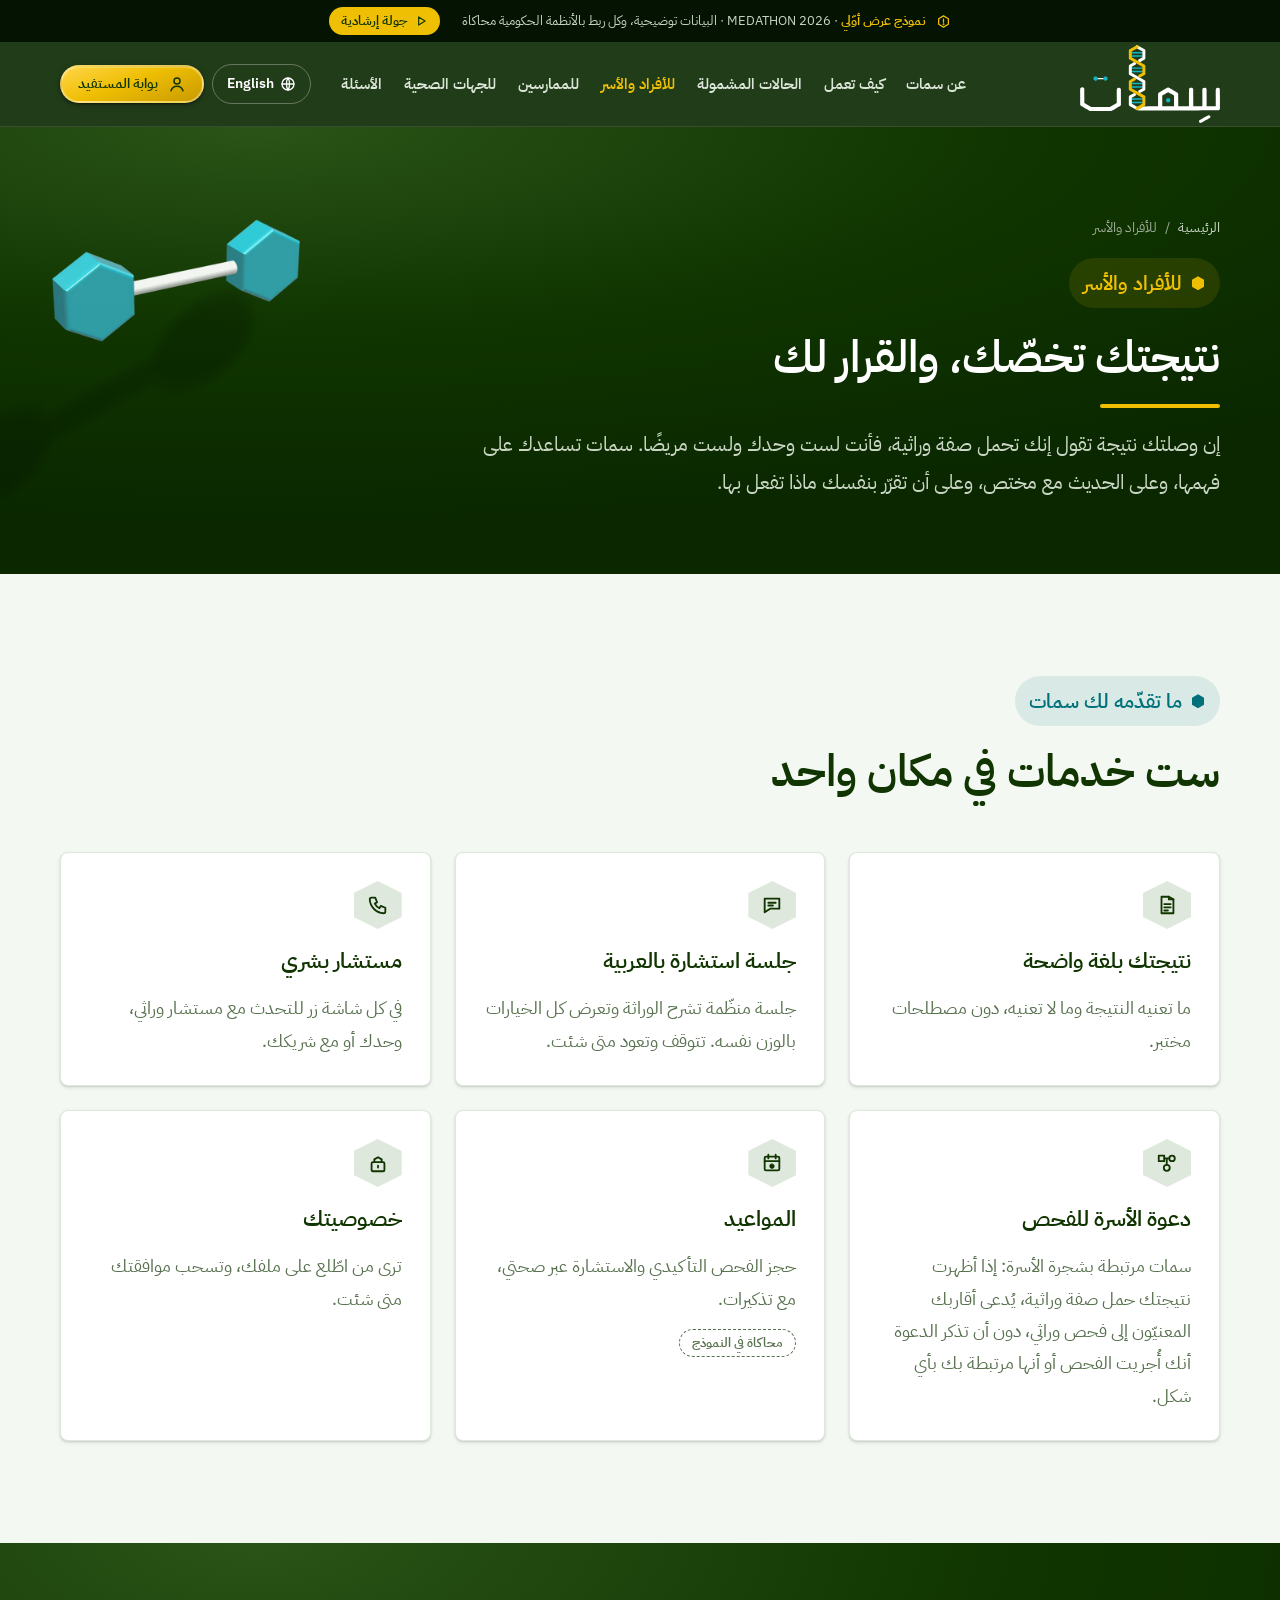
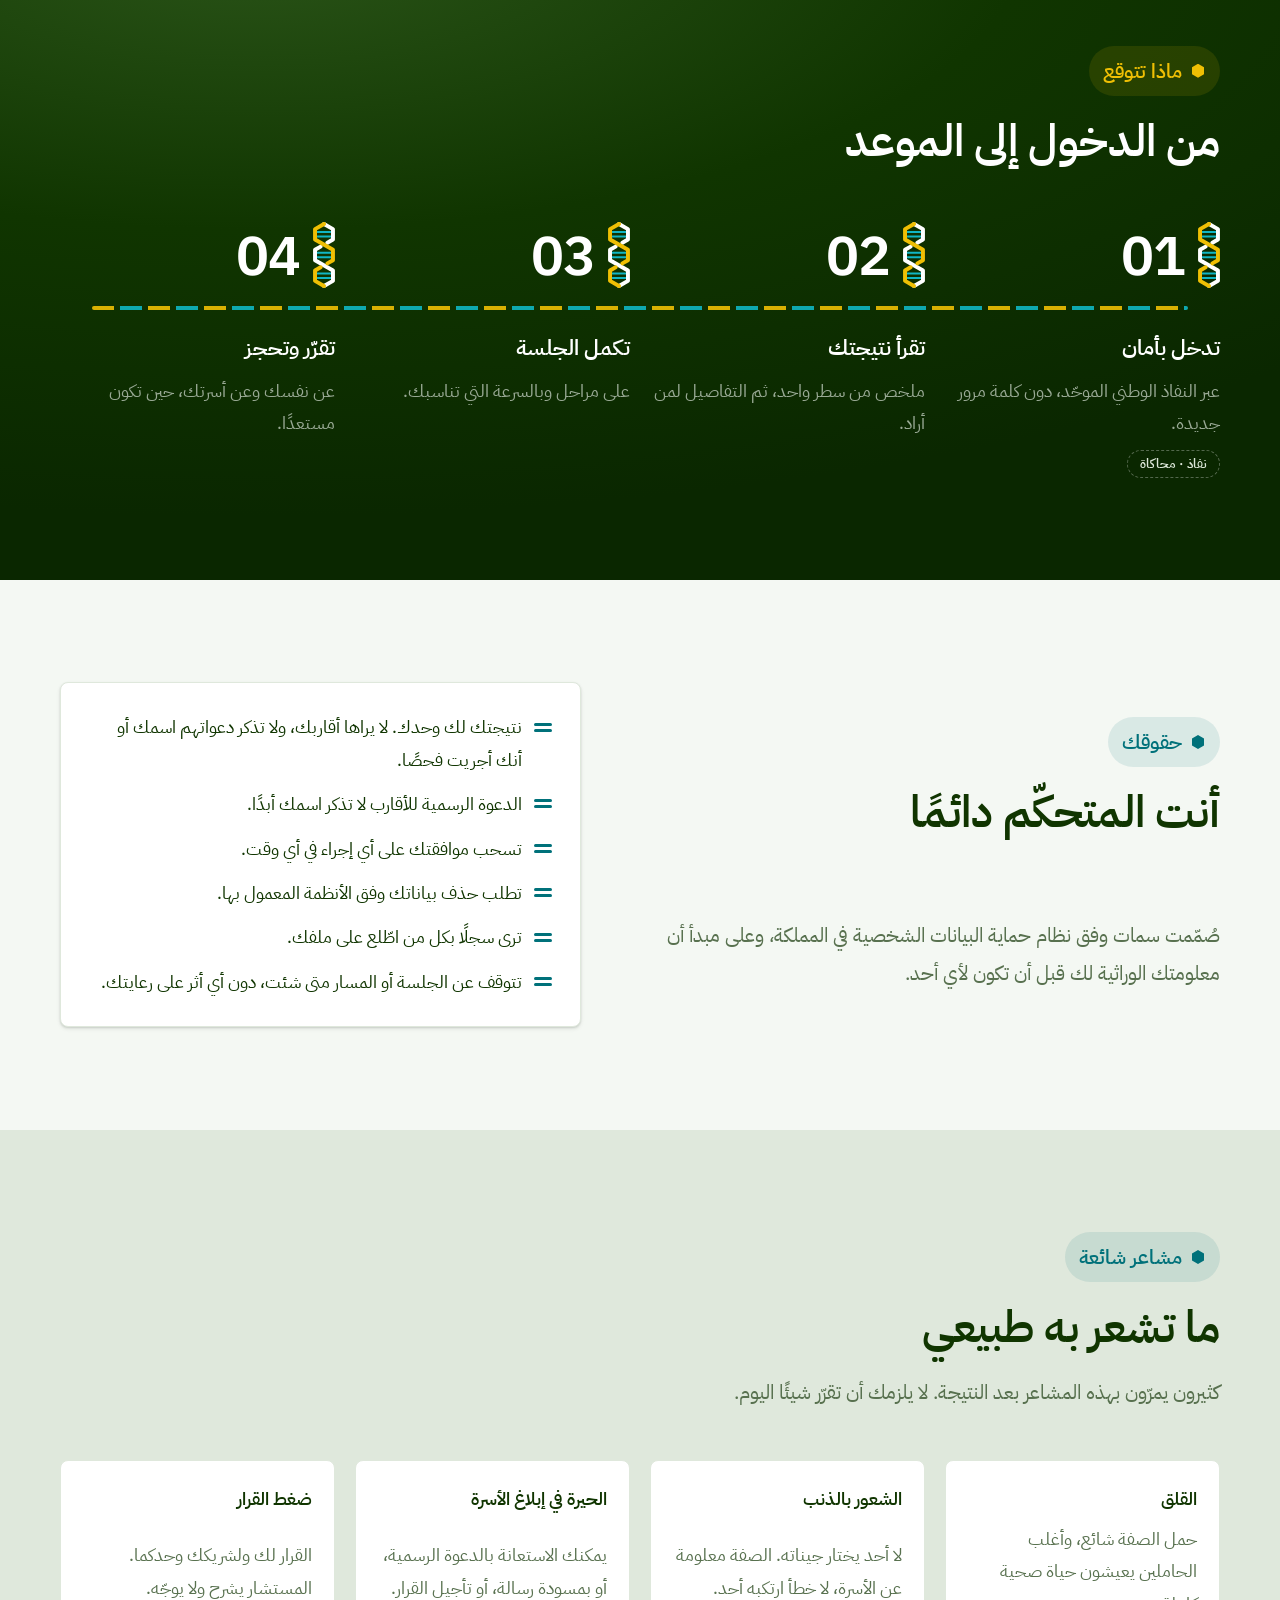
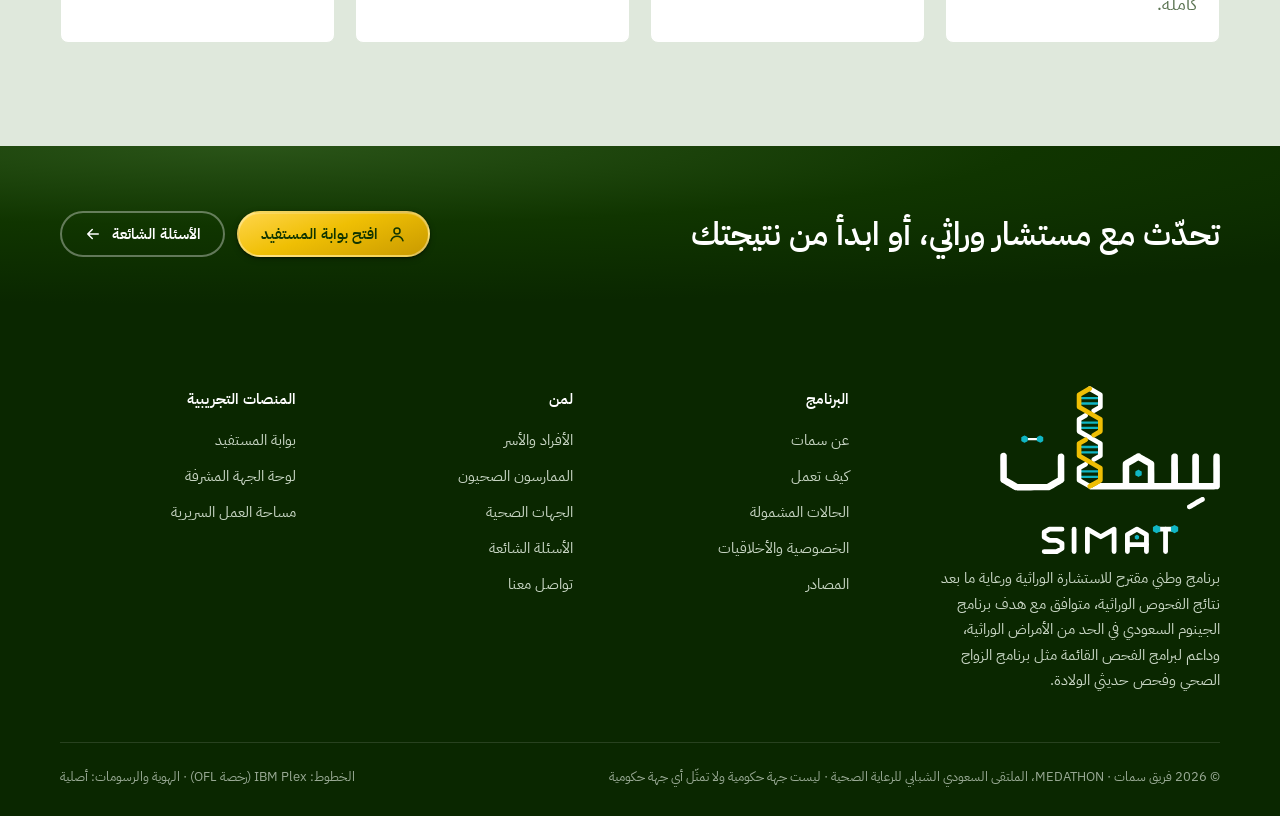
<file: families.html>
<!doctype html>
<html lang="ar" dir="rtl" data-lang="ar">
<head>
<meta charset="utf-8">
<meta name="viewport" content="width=device-width, initial-scale=1, viewport-fit=cover">
<title>SIMAT · For families</title>
<meta name="claude:viewport-fit-sides" content="cover">
<meta name="simat-title-ar" content="سمات · للأفراد والأسر">
<meta name="simat-title-en" content="SIMAT · For families">
<link rel="icon" href="assets/logo/simat-favicon.svg" type="image/svg+xml">
<link rel="stylesheet" href="css/fonts.css">
<link rel="stylesheet" href="css/tokens.css">
<link rel="stylesheet" href="css/site.css">
<link rel="stylesheet" href="css/tour.css">
<style>
  [hidden] { display: none !important; }
  .page-hero .wrap > * { max-width: 760px; }
  .page-hero h1 { color: #fff; }
  .page-hero .art.tall { width: min(190px, 16vw); }
  .chips { display: flex; flex-wrap: wrap; gap: 8px; }
  .chip { display: inline-flex; align-items: center; gap: 6px; padding: 8px 16px; border-radius: 999px; border: 1.5px solid #FFFFFF4D; color: #fff; text-decoration: none; font-weight: 600; font-size: 15px; }
  .chip:hover { background: #FFFFFF14; }
  .chip svg { width: 16px; height: 16px; }
  .band .split .art-side { justify-self: center; width: min(420px, 100%); }
  .cta-band .wrap { display: flex; flex-wrap: wrap; gap: 24px; justify-content: space-between; align-items: center; }
  .cta-band h2 { color: #fff; max-width: 640px; }
  .sim-note { display: inline-flex; gap: 6px; align-items: center; font-size: 13px; color: var(--ink-muted); }
  .sim-note svg { width: 15px; height: 15px; }

  .feel { display: grid; gap: 8px; padding: 22px; border-radius: var(--radius-md); background: var(--surface-raised); border: 1px solid var(--line); }
  .feel b { font-size: 18px; }
  .rights .bp li { font-size: 18px; }
</style>
</head>
<body data-theme="light">
<div id="site-header" data-page="families.html"></div>
<main id="main">
<section class="page-hero" data-theme="dark">
  <img class="art" src="assets/img/molecule.webp" alt="" aria-hidden="true">
  <div class="wrap">
    <nav class="crumbs" aria-label="breadcrumb"><a href="index.html"><span data-l lang="ar">الرئيسية</span><span data-l lang="en">Home</span></a><span aria-hidden="true">/</span><span><span data-l lang="ar">للأفراد والأسر</span><span data-l lang="en">Families</span></span></nav>
    <span class="kicker"><span data-l lang="ar">للأفراد والأسر</span><span data-l lang="en">For individuals and families</span></span>
    <h1 class="t-h1 baseline"><span data-l lang="ar">نتيجتك تخصّك، والقرار لك</span><span data-l lang="en">Your result is yours, and so is the decision</span></h1>
    <p class="t-lead"><span data-l lang="ar">إن وصلتك نتيجة تقول إنك تحمل صفة وراثية، فأنت لست وحدك ولست مريضًا. سمات تساعدك على فهمها، وعلى الحديث مع مختص، وعلى أن تقرّر بنفسك ماذا تفعل بها.</span><span data-l lang="en">If a result tells you that you carry a genetic trait, you are not alone and you are not ill. SIMAT helps you understand it, talk to a specialist, and decide for yourself what to do with it.</span></p>
    
  </div>
</section>
<section class="band">
  <div class="wrap">
    <div class="sec-head">
      <span class="kicker"><span data-l lang="ar">ما تقدّمه لك سمات</span><span data-l lang="en">What SIMAT gives you</span></span>
      <h2 class="t-h1"><span data-l lang="ar">ست خدمات في مكان واحد</span><span data-l lang="en">Six services in one place</span></h2>
      
    </div>
    <div class="grid-3">
      <div class="card"><span class="ic"><i data-icon="report"></i></span><h3 class="t-h3"><span data-l lang="ar">نتيجتك بلغة واضحة</span><span data-l lang="en">Your result, in plain words</span></h3><p class="muted"><span data-l lang="ar">ما تعنيه النتيجة وما لا تعنيه، دون مصطلحات مختبر.</span><span data-l lang="en">What the result means and what it does not, without lab jargon.</span></p></div>
      <div class="card"><span class="ic"><i data-icon="chat"></i></span><h3 class="t-h3"><span data-l lang="ar">جلسة استشارة بالعربية</span><span data-l lang="en">A counselling session in Arabic</span></h3><p class="muted"><span data-l lang="ar">جلسة منظّمة تشرح الوراثة وتعرض كل الخيارات بالوزن نفسه. تتوقف وتعود متى شئت.</span><span data-l lang="en">A structured session that explains inheritance and lays out every option with equal weight. Pause and return whenever you like.</span></p></div>
      <div class="card"><span class="ic"><i data-icon="phone"></i></span><h3 class="t-h3"><span data-l lang="ar">مستشار بشري</span><span data-l lang="en">A human counsellor</span></h3><p class="muted"><span data-l lang="ar">في كل شاشة زر للتحدث مع مستشار وراثي، وحدك أو مع شريكك.</span><span data-l lang="en">Every screen has a button to talk to a genetic counsellor, alone or with your partner.</span></p></div>
      <div class="card"><span class="ic"><i data-icon="family"></i></span><h3 class="t-h3"><span data-l lang="ar">دعوة الأسرة للفحص</span><span data-l lang="en">Your family, invited to check</span></h3><p class="muted"><span data-l lang="ar">سمات مرتبطة بشجرة الأسرة: إذا أظهرت نتيجتك حمل صفة وراثية، يُدعى أقاربك المعنيّون إلى فحص وراثي، دون أن تذكر الدعوة أنك أُجريت الفحص أو أنها مرتبطة بك بأي شكل.</span><span data-l lang="en">SIMAT is linked to the family tree: if your result shows a genetic trait, the relatives it concerns are invited for a genetic check. The invitation never says you were tested or that it is connected to you in any way.</span></p></div>
      <div class="card"><span class="ic"><i data-icon="appointment"></i></span><h3 class="t-h3"><span data-l lang="ar">المواعيد</span><span data-l lang="en">Appointments</span></h3><p class="muted"><span data-l lang="ar">حجز الفحص التأكيدي والاستشارة عبر صحتي، مع تذكيرات.</span><span data-l lang="en">Book confirmatory tests and counselling through Sehhaty, with reminders.</span></p><span class="tag sim"><span data-l lang="ar">محاكاة في النموذج</span><span data-l lang="en">Simulated in the demo</span></span></div>
      <div class="card"><span class="ic"><i data-icon="privacy"></i></span><h3 class="t-h3"><span data-l lang="ar">خصوصيتك</span><span data-l lang="en">Your privacy</span></h3><p class="muted"><span data-l lang="ar">ترى من اطّلع على ملفك، وتسحب موافقتك متى شئت.</span><span data-l lang="en">See who has opened your record, and withdraw your consent at any time.</span></p></div>
    </div>
  </div>
</section>

<section class="band" data-theme="dark">
  <div class="wrap">
    <div class="sec-head">
      <span class="kicker"><span data-l lang="ar">ماذا تتوقع</span><span data-l lang="en">What to expect</span></span>
      <h2 class="t-h1"><span data-l lang="ar">من الدخول إلى الموعد</span><span data-l lang="en">From signing in to your appointment</span></h2>
      
    </div>
    <div class="strand" style="--steps:4">
      <div class="step"><span class="hex">01</span><h3 class="t-h3"><span data-l lang="ar">تدخل بأمان</span><span data-l lang="en">Sign in securely</span></h3><p class="muted"><span data-l lang="ar">عبر النفاذ الوطني الموحّد، دون كلمة مرور جديدة.</span><span data-l lang="en">Through the national single sign-on, with no new password.</span></p><span class="tag sim"><span data-l lang="ar">نفاذ · محاكاة</span><span data-l lang="en">Nafath · simulated</span></span></div>
      <div class="step"><span class="hex">02</span><h3 class="t-h3"><span data-l lang="ar">تقرأ نتيجتك</span><span data-l lang="en">Read your result</span></h3><p class="muted"><span data-l lang="ar">ملخص من سطر واحد، ثم التفاصيل لمن أراد.</span><span data-l lang="en">A one-line summary, then the detail if you want it.</span></p></div>
      <div class="step"><span class="hex">03</span><h3 class="t-h3"><span data-l lang="ar">تكمل الجلسة</span><span data-l lang="en">Complete the session</span></h3><p class="muted"><span data-l lang="ar">على مراحل وبالسرعة التي تناسبك.</span><span data-l lang="en">In stages, at your own pace.</span></p></div>
      <div class="step"><span class="hex">04</span><h3 class="t-h3"><span data-l lang="ar">تقرّر وتحجز</span><span data-l lang="en">Decide and book</span></h3><p class="muted"><span data-l lang="ar">عن نفسك وعن أسرتك، حين تكون مستعدًا.</span><span data-l lang="en">For yourself and your family, when you are ready.</span></p></div>
    </div>
  </div>
</section>

<section class="band">
  <div class="wrap split">
    <div class="stack">
      <div class="sec-head">
      <span class="kicker"><span data-l lang="ar">حقوقك</span><span data-l lang="en">Your rights</span></span>
      <h2 class="t-h1"><span data-l lang="ar">أنت المتحكّم دائمًا</span><span data-l lang="en">You stay in control</span></h2>
      
    </div>
      <p class="t-lead"><span data-l lang="ar">صُمّمت سمات وفق نظام حماية البيانات الشخصية في المملكة، وعلى مبدأ أن معلومتك الوراثية لك قبل أن تكون لأي أحد.</span><span data-l lang="en">SIMAT is designed under the Kingdom’s Personal Data Protection Law, on the principle that your genetic information belongs to you before anyone else.</span></p>
    </div>
    <div class="card rights">
      <ul class="bp"><li><span data-l lang="ar">نتيجتك لك وحدك. لا يراها أقاربك، ولا تذكر دعواتهم اسمك أو أنك أجريت فحصًا.</span><span data-l lang="en">Your result is yours alone. Your relatives never see it, and their invitations never mention your name or that you were tested.</span></li><li><span data-l lang="ar">الدعوة الرسمية للأقارب لا تذكر اسمك أبدًا.</span><span data-l lang="en">The official invitation to relatives never names you.</span></li><li><span data-l lang="ar">تسحب موافقتك على أي إجراء في أي وقت.</span><span data-l lang="en">You can withdraw consent for any action at any time.</span></li><li><span data-l lang="ar">تطلب حذف بياناتك وفق الأنظمة المعمول بها.</span><span data-l lang="en">You can ask for your data to be deleted under the applicable rules.</span></li><li><span data-l lang="ar">ترى سجلًا بكل من اطّلع على ملفك.</span><span data-l lang="en">You can see a log of everyone who opened your record.</span></li><li><span data-l lang="ar">تتوقف عن الجلسة أو المسار متى شئت، دون أي أثر على رعايتك.</span><span data-l lang="en">You can stop the session or the pathway whenever you like, with no effect on your care.</span></li></ul>
    </div>
  </div>
</section>

<section class="band sunken">
  <div class="wrap">
    <div class="sec-head">
      <span class="kicker"><span data-l lang="ar">مشاعر شائعة</span><span data-l lang="en">Common feelings</span></span>
      <h2 class="t-h1"><span data-l lang="ar">ما تشعر به طبيعي</span><span data-l lang="en">What you feel is normal</span></h2>
      <p class="t-lead"><span data-l lang="ar">كثيرون يمرّون بهذه المشاعر بعد النتيجة. لا يلزمك أن تقرّر شيئًا اليوم.</span><span data-l lang="en">Many people go through these feelings after a result. You do not have to decide anything today.</span></p>
    </div>
    <div class="grid-4">
      <div class="feel"><b><span data-l lang="ar">القلق</span><span data-l lang="en">Worry</span></b><p class="muted"><span data-l lang="ar">حمل الصفة شائع، وأغلب الحاملين يعيشون حياة صحية كاملة.</span><span data-l lang="en">Carrying a trait is common, and most carriers live full, healthy lives.</span></p></div>
      <div class="feel"><b><span data-l lang="ar">الشعور بالذنب</span><span data-l lang="en">Guilt</span></b><p class="muted"><span data-l lang="ar">لا أحد يختار جيناته. الصفة معلومة عن الأسرة، لا خطأ ارتكبه أحد.</span><span data-l lang="en">No one chooses their genes. A trait is information about a family, not anyone’s fault.</span></p></div>
      <div class="feel"><b><span data-l lang="ar">الحيرة في إبلاغ الأسرة</span><span data-l lang="en">Unsure how to tell family</span></b><p class="muted"><span data-l lang="ar">يمكنك الاستعانة بالدعوة الرسمية، أو بمسودة رسالة، أو تأجيل القرار.</span><span data-l lang="en">You can use the official invitation, a draft message, or put the decision off.</span></p></div>
      <div class="feel"><b><span data-l lang="ar">ضغط القرار</span><span data-l lang="en">Pressure to decide</span></b><p class="muted"><span data-l lang="ar">القرار لك ولشريكك وحدكما. المستشار يشرح ولا يوجّه.</span><span data-l lang="en">The decision is yours and your partner’s alone. A counsellor explains; they do not steer.</span></p></div>
    </div>
  </div>
</section>
<section class="band band-tight cta-band" data-theme="dark"><div class="wrap">
  <h2 class="t-h2"><span data-l lang="ar">تحدّث مع مستشار وراثي، أو ابدأ من نتيجتك</span><span data-l lang="en">Talk to a genetic counsellor, or start from your result</span></h2><div class="row"><a class="btn btn-primary" href="portal.html"><i data-icon="user"></i><span data-l lang="ar">افتح بوابة المستفيد</span><span data-l lang="en">Open My SIMAT</span></a><a class="btn" href="faq.html"><span data-l lang="ar">الأسئلة الشائعة</span><span data-l lang="en">Common questions</span><i data-icon="arrow" class="flip-rtl"></i></a></div></div></section>
</main>
<footer id="site-footer"></footer>
<script src="js/icons.js"></script>
<script src="js/core.js"></script>

<script src="js/tour-steps.js"></script>
<script src="js/tour-engine.js"></script>
</body>
</html>
</file>
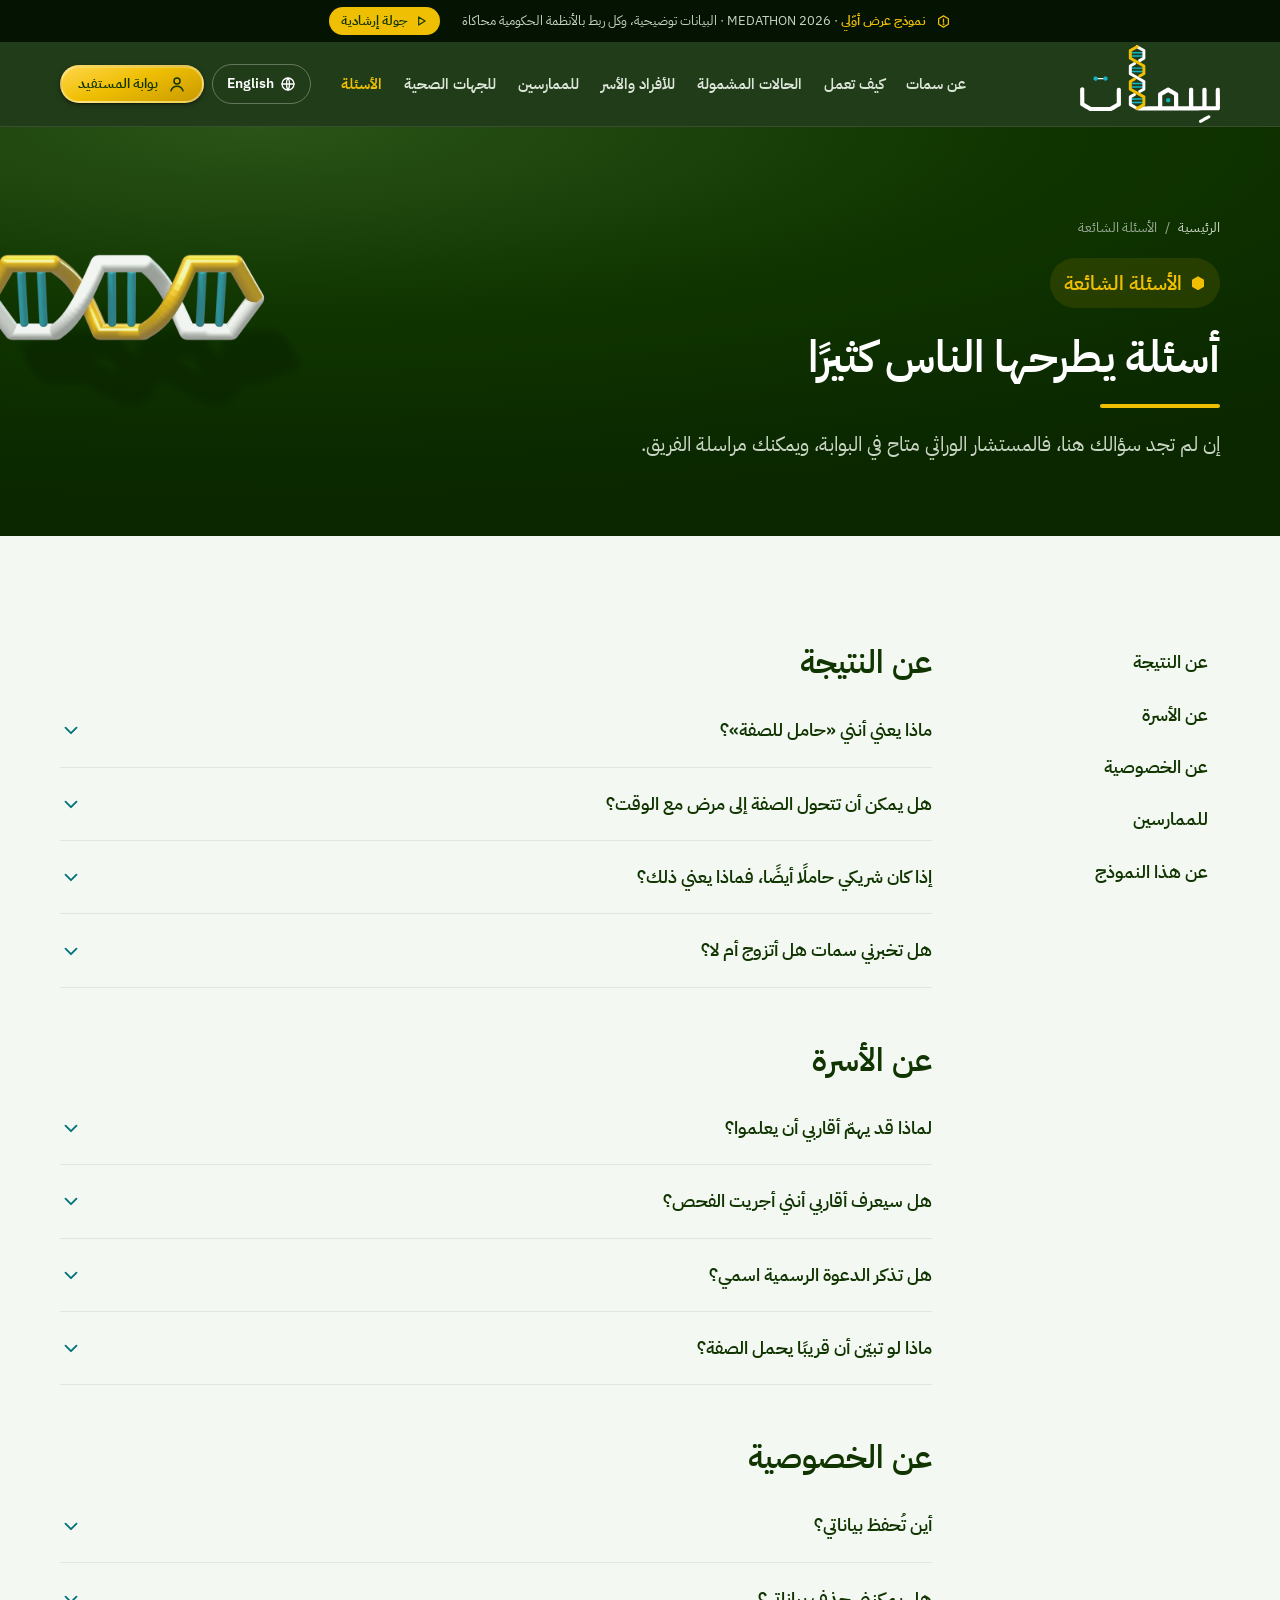
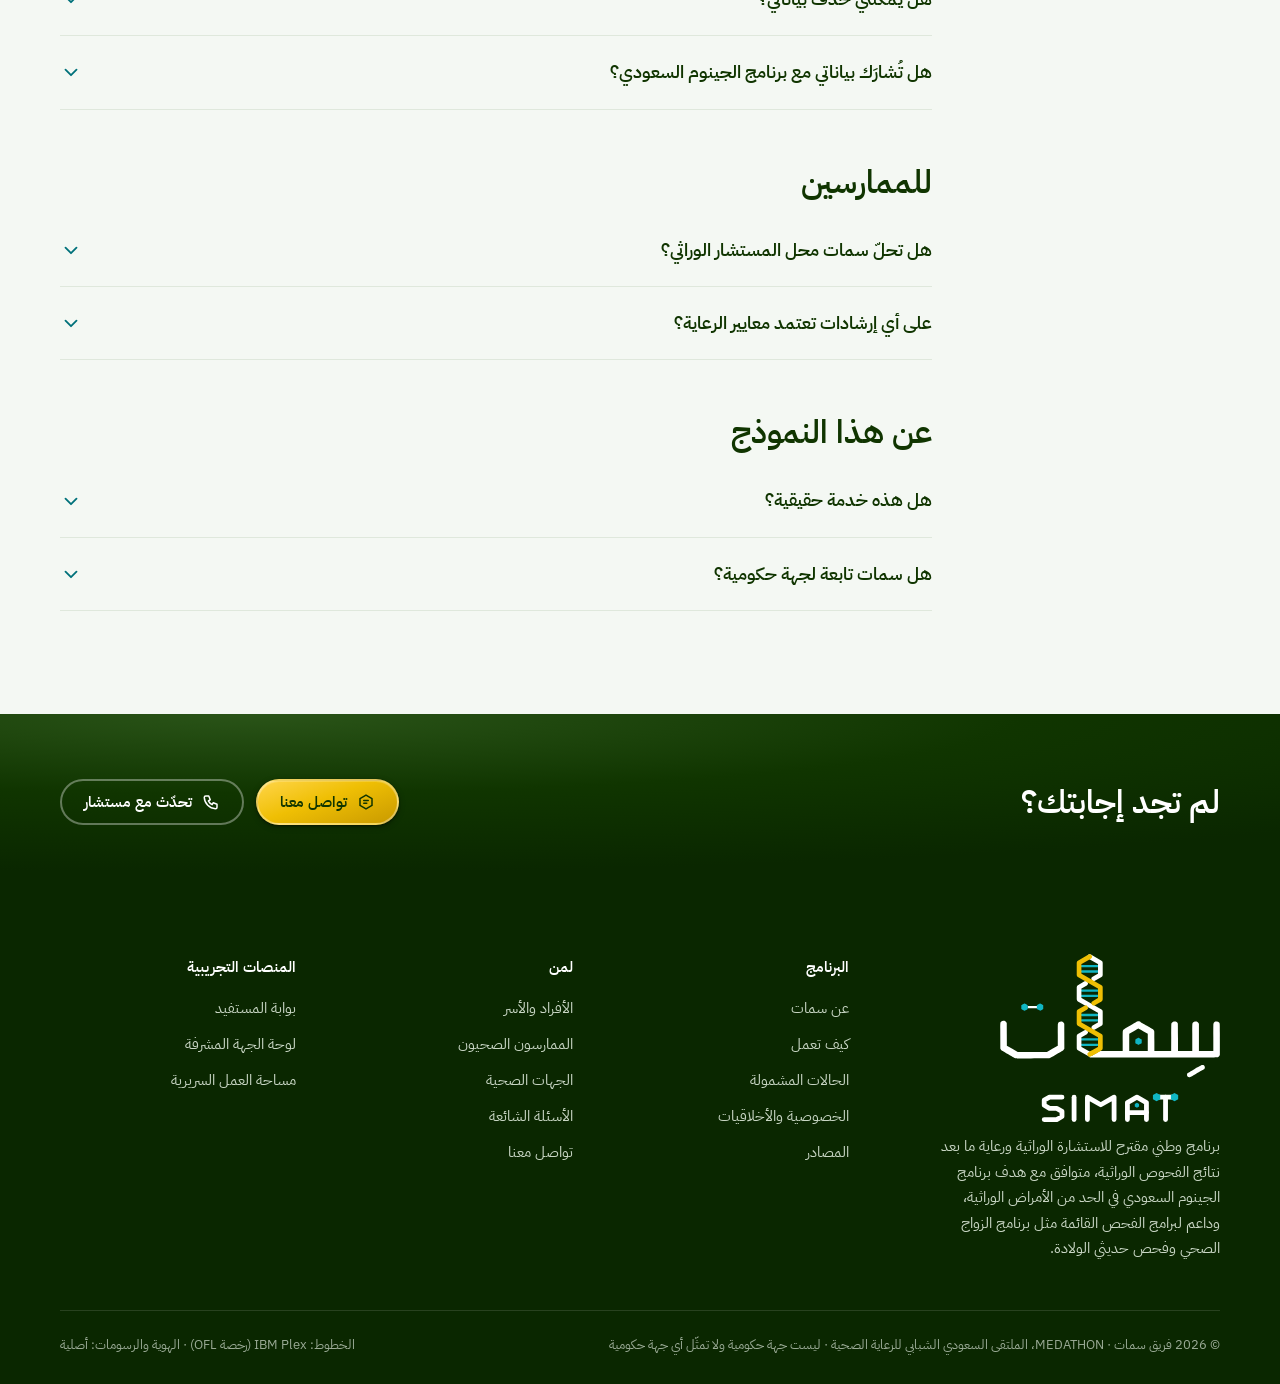
<file: faq.html>
<!doctype html>
<html lang="ar" dir="rtl" data-lang="ar">
<head>
<meta charset="utf-8">
<meta name="viewport" content="width=device-width, initial-scale=1, viewport-fit=cover">
<title>SIMAT · FAQ</title>
<meta name="claude:viewport-fit-sides" content="cover">
<meta name="simat-title-ar" content="سمات · الأسئلة الشائعة">
<meta name="simat-title-en" content="SIMAT · FAQ">
<link rel="icon" href="assets/logo/simat-favicon.svg" type="image/svg+xml">
<link rel="stylesheet" href="css/fonts.css">
<link rel="stylesheet" href="css/tokens.css">
<link rel="stylesheet" href="css/site.css">
<link rel="stylesheet" href="css/tour.css">
<style>
  [hidden] { display: none !important; }
  .page-hero .wrap > * { max-width: 760px; }
  .page-hero h1 { color: #fff; }
  .page-hero .art.tall { width: min(190px, 16vw); }
  .chips { display: flex; flex-wrap: wrap; gap: 8px; }
  .chip { display: inline-flex; align-items: center; gap: 6px; padding: 8px 16px; border-radius: 999px; border: 1.5px solid #FFFFFF4D; color: #fff; text-decoration: none; font-weight: 600; font-size: 15px; }
  .chip:hover { background: #FFFFFF14; }
  .chip svg { width: 16px; height: 16px; }
  .band .split .art-side { justify-self: center; width: min(420px, 100%); }
  .cta-band .wrap { display: flex; flex-wrap: wrap; gap: 24px; justify-content: space-between; align-items: center; }
  .cta-band h2 { color: #fff; max-width: 640px; }
  .sim-note { display: inline-flex; gap: 6px; align-items: center; font-size: 13px; color: var(--ink-muted); }
  .sim-note svg { width: 15px; height: 15px; }

  .faq { display: grid; grid-template-columns: 240px minmax(0, 1fr); gap: 48px; align-items: start; }
  .faq nav { position: sticky; top: calc(var(--header-h) + 24px); display: grid; gap: 4px; }
  .faq nav a { text-decoration: none; color: var(--ink); font-weight: 600; padding: 8px 12px; border-radius: 999px; }
  .faq nav a:hover { background: var(--surface-sunken); }
  .faq .grp { scroll-margin-top: calc(var(--header-h) + 24px); }
  .faq .grp + .grp { margin-top: 48px; }
  .faq h2 { margin-bottom: 8px; }
  @media (max-width: 860px) { .faq { grid-template-columns: 1fr; } .faq nav { position: static; display: flex; flex-wrap: wrap; } }
</style>
</head>
<body data-theme="light">
<div id="site-header" data-page="faq.html"></div>
<main id="main">
<section class="page-hero" data-theme="dark">
  <img class="art noflip" src="assets/img/helix-horizontal.webp" alt="" aria-hidden="true">
  <div class="wrap">
    <nav class="crumbs" aria-label="breadcrumb"><a href="index.html"><span data-l lang="ar">الرئيسية</span><span data-l lang="en">Home</span></a><span aria-hidden="true">/</span><span><span data-l lang="ar">الأسئلة الشائعة</span><span data-l lang="en">FAQ</span></span></nav>
    <span class="kicker"><span data-l lang="ar">الأسئلة الشائعة</span><span data-l lang="en">Frequently asked questions</span></span>
    <h1 class="t-h1 baseline"><span data-l lang="ar">أسئلة يطرحها الناس كثيرًا</span><span data-l lang="en">Questions people often ask</span></h1>
    <p class="t-lead"><span data-l lang="ar">إن لم تجد سؤالك هنا، فالمستشار الوراثي متاح في البوابة، ويمكنك مراسلة الفريق.</span><span data-l lang="en">If your question is not here, a genetic counsellor is available in the portal, and you can write to the team.</span></p>
    
  </div>
</section>
<section class="band">
  <div class="wrap faq">
    <nav aria-label="FAQ"><a href="#results"><span data-l lang="ar">عن النتيجة</span><span data-l lang="en">About results</span></a><a href="#family"><span data-l lang="ar">عن الأسرة</span><span data-l lang="en">About family</span></a><a href="#privacy"><span data-l lang="ar">عن الخصوصية</span><span data-l lang="en">About privacy</span></a><a href="#pros"><span data-l lang="ar">للممارسين</span><span data-l lang="en">For professionals</span></a><a href="#demo"><span data-l lang="ar">عن هذا النموذج</span><span data-l lang="en">About this demo</span></a></nav>
    <div><div class="grp" id="results"><h2 class="t-h2"><span data-l lang="ar">عن النتيجة</span><span data-l lang="en">About results</span></h2><details class="qa"><summary><span data-l lang="ar">ماذا يعني أنني «حامل للصفة»؟</span><span data-l lang="en">What does it mean that I am a “carrier”?</span><i data-icon="chev" class="chev"></i></summary><div class="ans"><p><span data-l lang="ar">تحمل نسخة واحدة من الجين تحمل الصفة ونسخة نموذجية. الحامل للصفة سليم في الغالب ولا يحتاج علاجًا لها، لكنه قد ينقل الجين إلى أبنائه.</span><span data-l lang="en">You have one copy of the gene with the trait and one typical copy. Carriers are usually healthy and need no treatment for the trait, but can pass the gene to their children.</span></p></div></details><details class="qa"><summary><span data-l lang="ar">هل يمكن أن تتحول الصفة إلى مرض مع الوقت؟</span><span data-l lang="en">Can the trait turn into the disease over time?</span><i data-icon="chev" class="chev"></i></summary><div class="ans"><p><span data-l lang="ar">لا. في الثلاسيميا بيتا وفقر الدم المنجلي تبقى الصفة صفة طوال الحياة.</span><span data-l lang="en">No. For β-thalassaemia and sickle cell disease, a trait stays a trait for life.</span></p></div></details><details class="qa"><summary><span data-l lang="ar">إذا كان شريكي حاملًا أيضًا، فماذا يعني ذلك؟</span><span data-l lang="en">If my partner is also a carrier, what does that mean?</span><i data-icon="chev" class="chev"></i></summary><div class="ans"><p><span data-l lang="ar">في كل حمل احتمال 1 من 4 أن يكون الطفل مصابًا، و2 من 4 أن يكون حاملًا، و1 من 4 ألا يحمل الصفة. يشرح لكما المستشار الخيارات المتاحة كلها.</span><span data-l lang="en">In each pregnancy there is a 1 in 4 chance the child is affected, 2 in 4 a carrier, and 1 in 4 not a carrier. A counsellor explains all the options available to you both.</span></p></div></details><details class="qa"><summary><span data-l lang="ar">هل تخبرني سمات هل أتزوج أم لا؟</span><span data-l lang="en">Will SIMAT tell me whether to marry?</span><i data-icon="chev" class="chev"></i></summary><div class="ans"><p><span data-l lang="ar">لا. سمات غير توجيهية: تشرح وتعرض الخيارات بالوزن نفسه، والقرار لك ولشريكك.</span><span data-l lang="en">No. SIMAT is non-directive: it explains and lays out the options with equal weight, and the decision is yours and your partner’s.</span></p></div></details></div><div class="grp" id="family"><h2 class="t-h2"><span data-l lang="ar">عن الأسرة</span><span data-l lang="en">About family</span></h2><details class="qa"><summary><span data-l lang="ar">لماذا قد يهمّ أقاربي أن يعلموا؟</span><span data-l lang="en">Why might it matter to my relatives?</span><i data-icon="chev" class="chev"></i></summary><div class="ans"><p><span data-l lang="ar">لأن الصفة تنتقل في الأسرة، فقد يحملها إخوتك أو أبناء عمومتك دون أن يعلموا، ومعرفتها تساعدهم في قراراتهم.</span><span data-l lang="en">Because the trait runs in families, your siblings or cousins may carry it without knowing, and knowing helps them with their own decisions.</span></p></div></details><details class="qa"><summary><span data-l lang="ar">هل سيعرف أقاربي أنني أجريت الفحص؟</span><span data-l lang="en">Will my relatives know that I was tested?</span><i data-icon="chev" class="chev"></i></summary><div class="ans"><p><span data-l lang="ar">الجهة الصحية، لا سمات، هي من ترسل للأقارب المعنيّين دعوة رسمية لفحص مجاني. ولا تذكر الدعوة اسمك ولا أنك أجريت فحصًا، ولا يرى أحد منهم نتيجتك.</span><span data-l lang="en">The health authority, not SIMAT, sends the relatives concerned an official invitation for a free test. It never mentions your name or that you were tested, and none of them sees your result.</span></p></div></details><details class="qa"><summary><span data-l lang="ar">هل تذكر الدعوة الرسمية اسمي؟</span><span data-l lang="en">Does the official invitation mention my name?</span><i data-icon="chev" class="chev"></i></summary><div class="ans"><p><span data-l lang="ar">لا. تصدر الدعوة من الجهة الصحية وتدعو القريب إلى الفحص دون ذكر أي شخص.</span><span data-l lang="en">No. The invitation comes from the health authority and invites the relative to be tested without naming anyone.</span></p></div></details><details class="qa"><summary><span data-l lang="ar">ماذا لو تبيّن أن قريبًا يحمل الصفة؟</span><span data-l lang="en">What if a relative turns out to be a carrier?</span><i data-icon="chev" class="chev"></i></summary><div class="ans"><p><span data-l lang="ar">تصله نتيجته وحده، ويبدأ مساره الخاص بجلسة استشارة خاصة به. لا تصلك نتيجته.</span><span data-l lang="en">The result reaches only them, and their own pathway begins with a counselling session of their own. You do not see their result.</span></p></div></details></div><div class="grp" id="privacy"><h2 class="t-h2"><span data-l lang="ar">عن الخصوصية</span><span data-l lang="en">About privacy</span></h2><details class="qa"><summary><span data-l lang="ar">أين تُحفظ بياناتي؟</span><span data-l lang="en">Where is my data stored?</span><i data-icon="chev" class="chev"></i></summary><div class="ans"><p><span data-l lang="ar">في قواعد بيانات وزارة الصحة داخل المملكة، ووفق نظام حماية البيانات الشخصية. ونحفظ صفة الحمل فقط، لا بيانات جينومية خام.</span><span data-l lang="en">In Ministry of Health databases inside the Kingdom, under the Personal Data Protection Law. We store carrier status only, not raw genomic data.</span></p></div></details><details class="qa"><summary><span data-l lang="ar">هل يمكنني حذف بياناتي؟</span><span data-l lang="en">Can I delete my data?</span><i data-icon="chev" class="chev"></i></summary><div class="ans"><p><span data-l lang="ar">نعم، يمكنك طلب الحذف وفق الأنظمة المعمول بها. وتُحدَّد مدد الاحتفاظ مع مالك البرنامج.</span><span data-l lang="en">Yes, you can request deletion under the applicable rules. Retention periods are set with the programme owner.</span></p></div></details><details class="qa"><summary><span data-l lang="ar">هل تُشارَك بياناتي مع برنامج الجينوم السعودي؟</span><span data-l lang="en">Is my data shared with the Saudi Genome Program?</span><i data-icon="chev" class="chev"></i></summary><div class="ans"><p><span data-l lang="ar">في النموذج المقترح لا تُشارَك إلا إحصاءات مُجمَّعة غير معرِّفة مع البرامج الوطنية، وبحوكمة مالك البرنامج. لا أسماء ولا بيانات جينومية.</span><span data-l lang="en">In the proposed model, only aggregated, de-identified statistics are shared with national programmes, under the programme owner’s governance. No names and no genomic data.</span></p></div></details></div><div class="grp" id="pros"><h2 class="t-h2"><span data-l lang="ar">للممارسين</span><span data-l lang="en">For professionals</span></h2><details class="qa"><summary><span data-l lang="ar">هل تحلّ سمات محل المستشار الوراثي؟</span><span data-l lang="en">Does SIMAT replace the genetic counsellor?</span><i data-icon="chev" class="chev"></i></summary><div class="ans"><p><span data-l lang="ar">لا. تتولّى الشرح الروتيني والمتابعة، وتحيل الحالات المعقّدة وكل طلب تواصل إلى مستشار بشري.</span><span data-l lang="en">No. It takes on routine explanation and follow-up, and routes complex cases and every contact request to a human counsellor.</span></p></div></details><details class="qa"><summary><span data-l lang="ar">على أي إرشادات تعتمد معايير الرعاية؟</span><span data-l lang="en">Which guidelines do the care checks use?</span><i data-icon="chev" class="chev"></i></summary><div class="ans"><p><span data-l lang="ar">إرشادات الاتحاد الدولي للثلاسيميا 2021 للثلاسيميا، وإرشادات الجمعية الأمريكية لأمراض الدم 2020 وتقرير المعهد الوطني الأمريكي للقلب والرئة والدم 2014 لفقر الدم المنجلي.</span><span data-l lang="en">The Thalassaemia International Federation 2021 guidelines for thalassaemia, and the American Society of Hematology 2020 guidelines with the NHLBI 2014 report for sickle cell disease.</span></p></div></details></div><div class="grp" id="demo"><h2 class="t-h2"><span data-l lang="ar">عن هذا النموذج</span><span data-l lang="en">About this demo</span></h2><details class="qa"><summary><span data-l lang="ar">هل هذه خدمة حقيقية؟</span><span data-l lang="en">Is this a real service?</span><i data-icon="chev" class="chev"></i></summary><div class="ans"><p><span data-l lang="ar">لا. هذا نموذج عرض لبرنامج وطني مقترح ضمن MEDATHON 2026. البيانات توضيحية، والأسرة افتراضية، وكل ربط بالأنظمة الحكومية محاكاة.</span><span data-l lang="en">No. This is a demonstration of a proposed national programme at MEDATHON 2026. Data are illustrative, the family is fictional, and every government-system connection is simulated.</span></p></div></details><details class="qa"><summary><span data-l lang="ar">هل سمات تابعة لجهة حكومية؟</span><span data-l lang="en">Is SIMAT part of a government body?</span><i data-icon="chev" class="chev"></i></summary><div class="ans"><p><span data-l lang="ar">لا. سمات مقترح من فريق طلابي، متوافق مع أهداف وطنية معلنة، ولا يتبع لأي جهة حكومية ولا يتحدث باسمها.</span><span data-l lang="en">No. SIMAT is a proposal by a student team, aligned with published national goals. It is not affiliated with, and does not speak for, any government body.</span></p></div></details></div></div>
  </div>
</section>
<section class="band band-tight cta-band" data-theme="dark"><div class="wrap">
  <h2 class="t-h2"><span data-l lang="ar">لم تجد إجابتك؟</span><span data-l lang="en">Didn’t find your answer?</span></h2><div class="row"><a class="btn btn-primary" href="contact.html"><i data-icon="message"></i><span data-l lang="ar">تواصل معنا</span><span data-l lang="en">Contact us</span></a><a class="btn" href="portal.html"><i data-icon="phone"></i><span data-l lang="ar">تحدّث مع مستشار</span><span data-l lang="en">Talk to a counsellor</span></a></div></div></section>
</main>
<footer id="site-footer"></footer>
<script src="js/icons.js"></script>
<script src="js/core.js"></script>

<script src="js/tour-steps.js"></script>
<script src="js/tour-engine.js"></script>
</body>
</html>
</file>
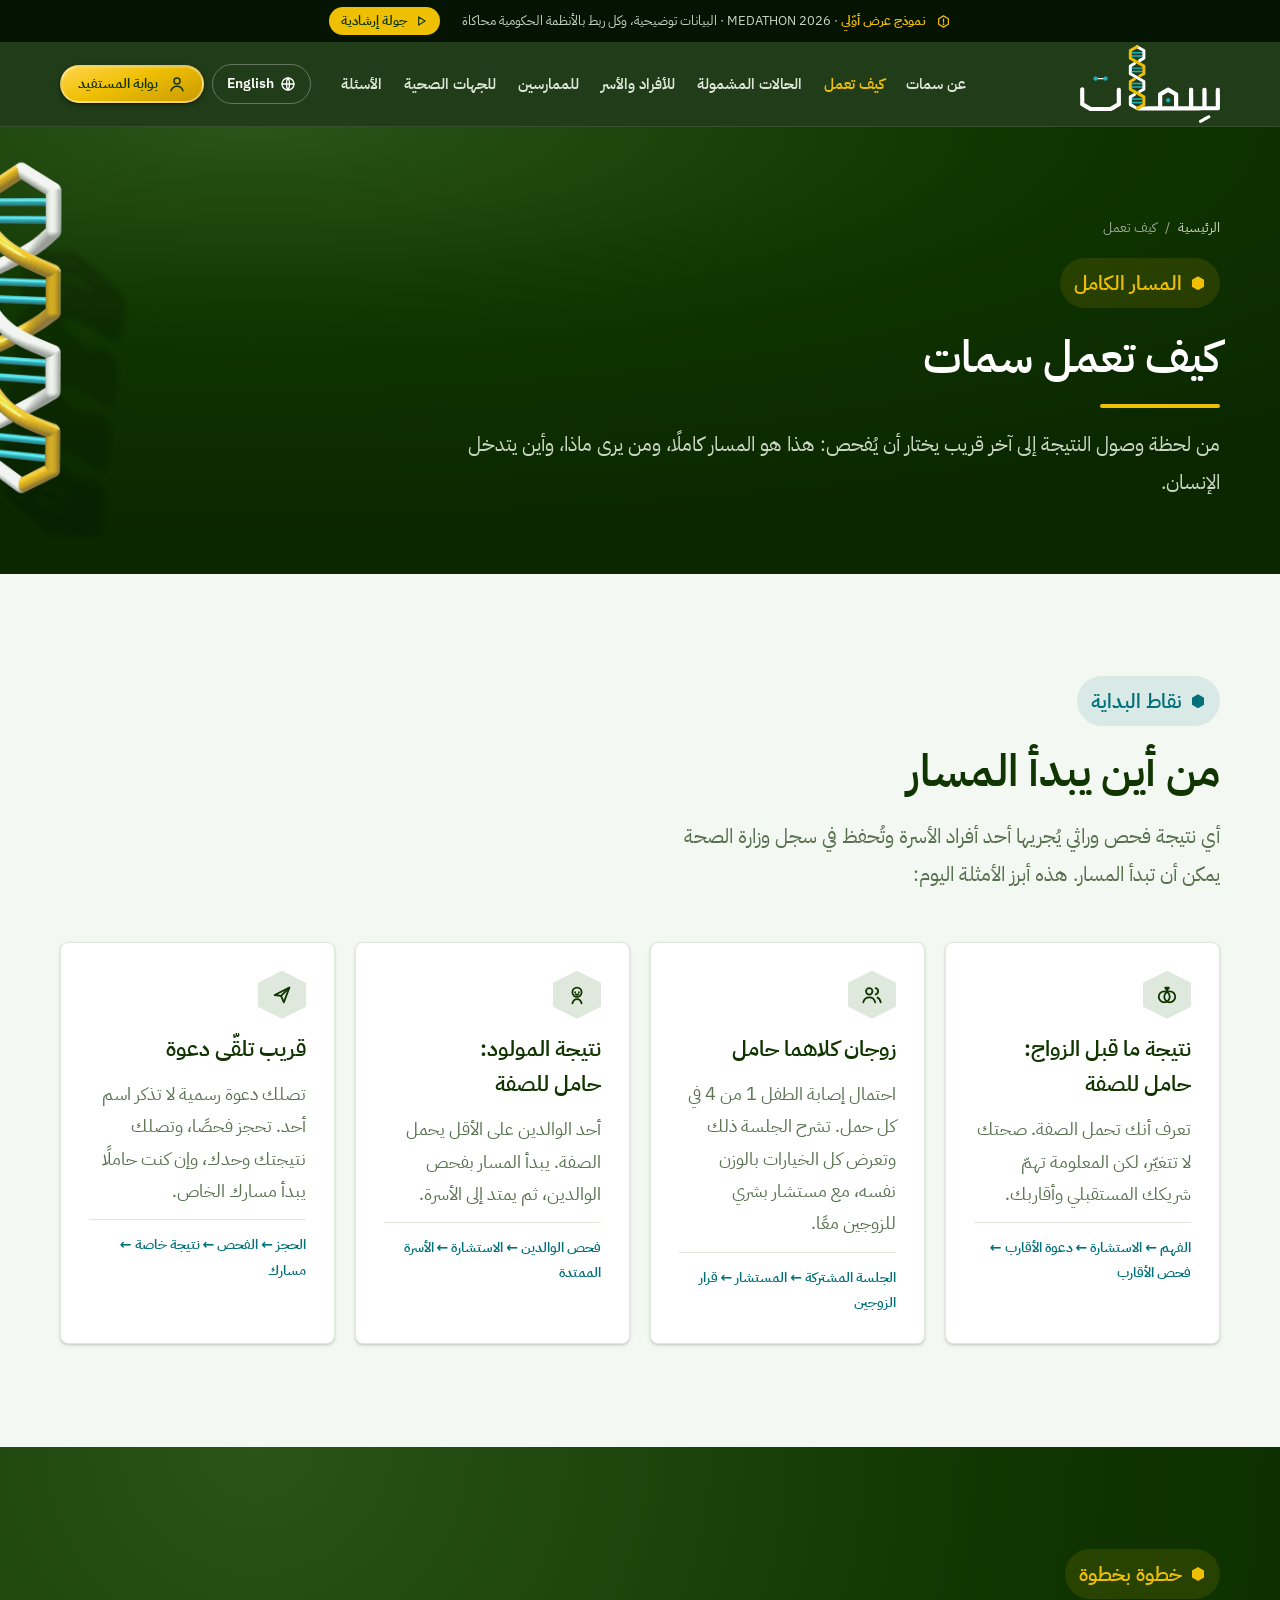
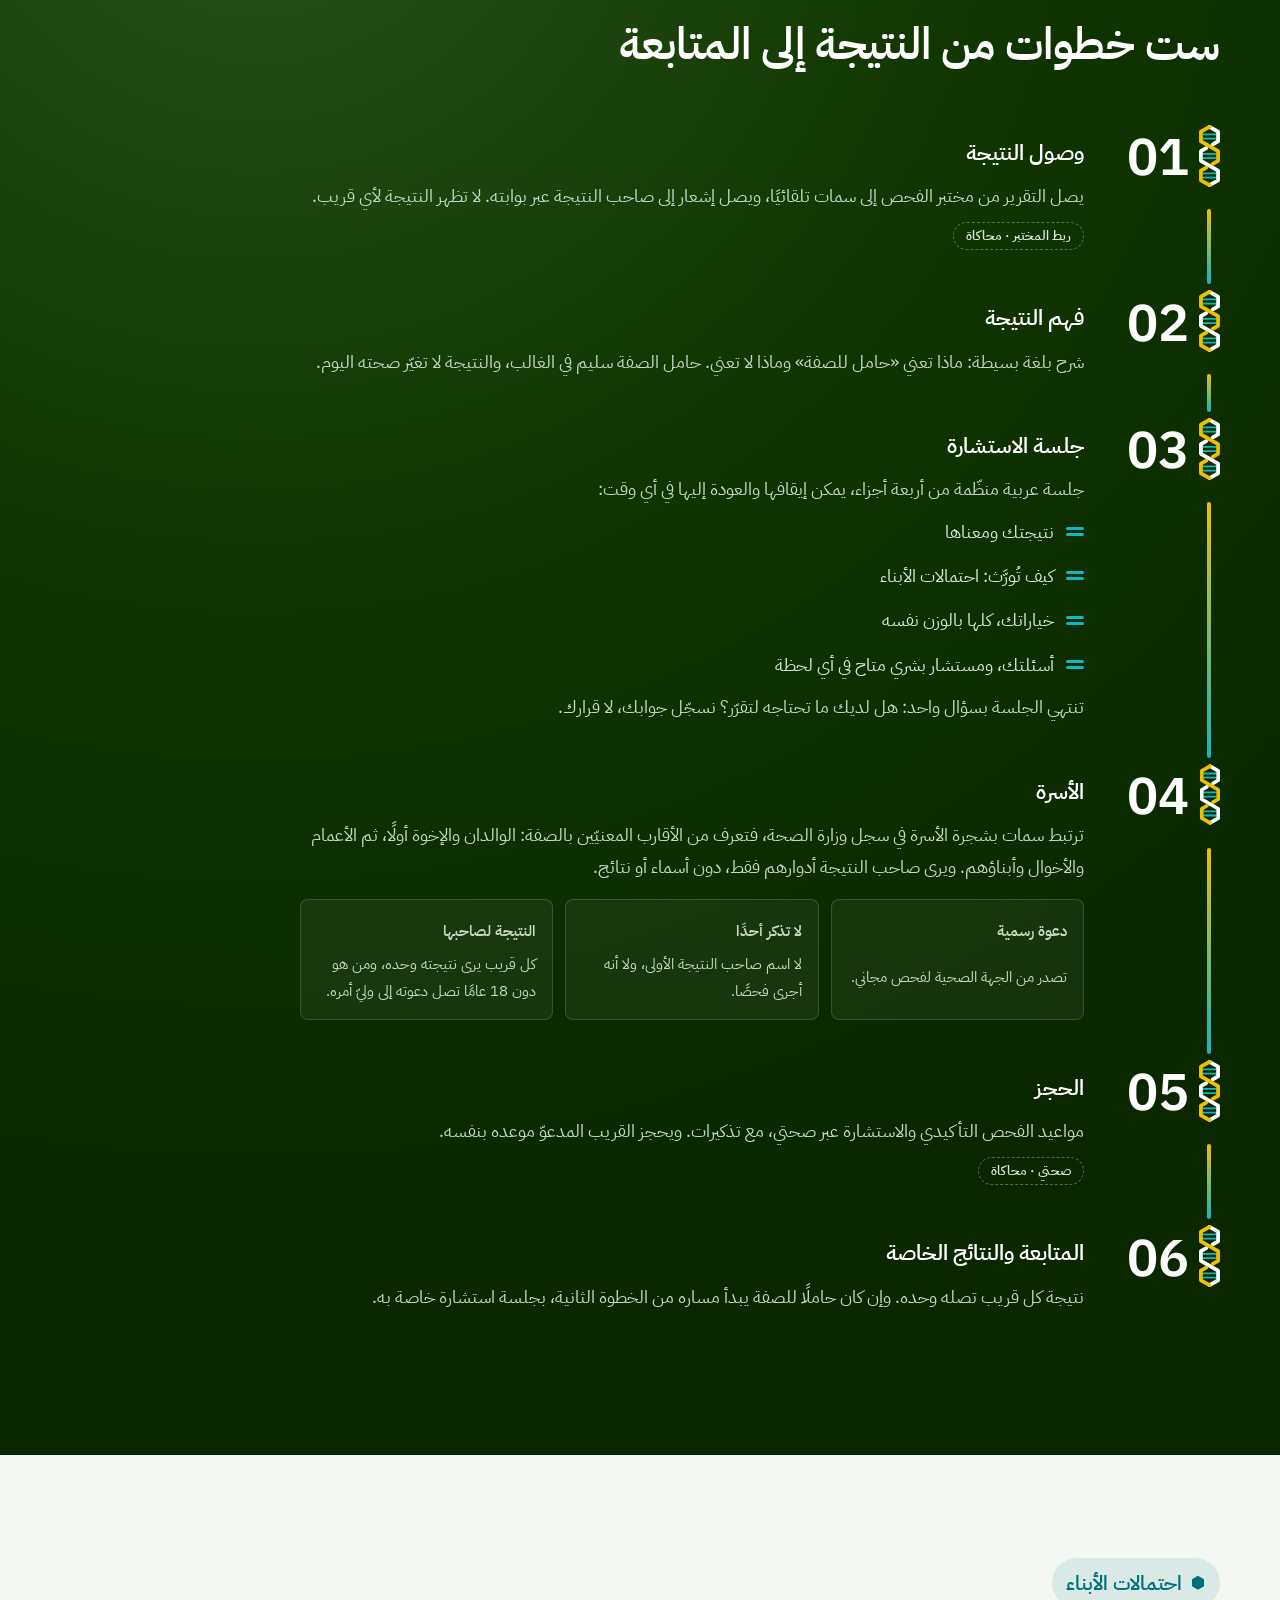
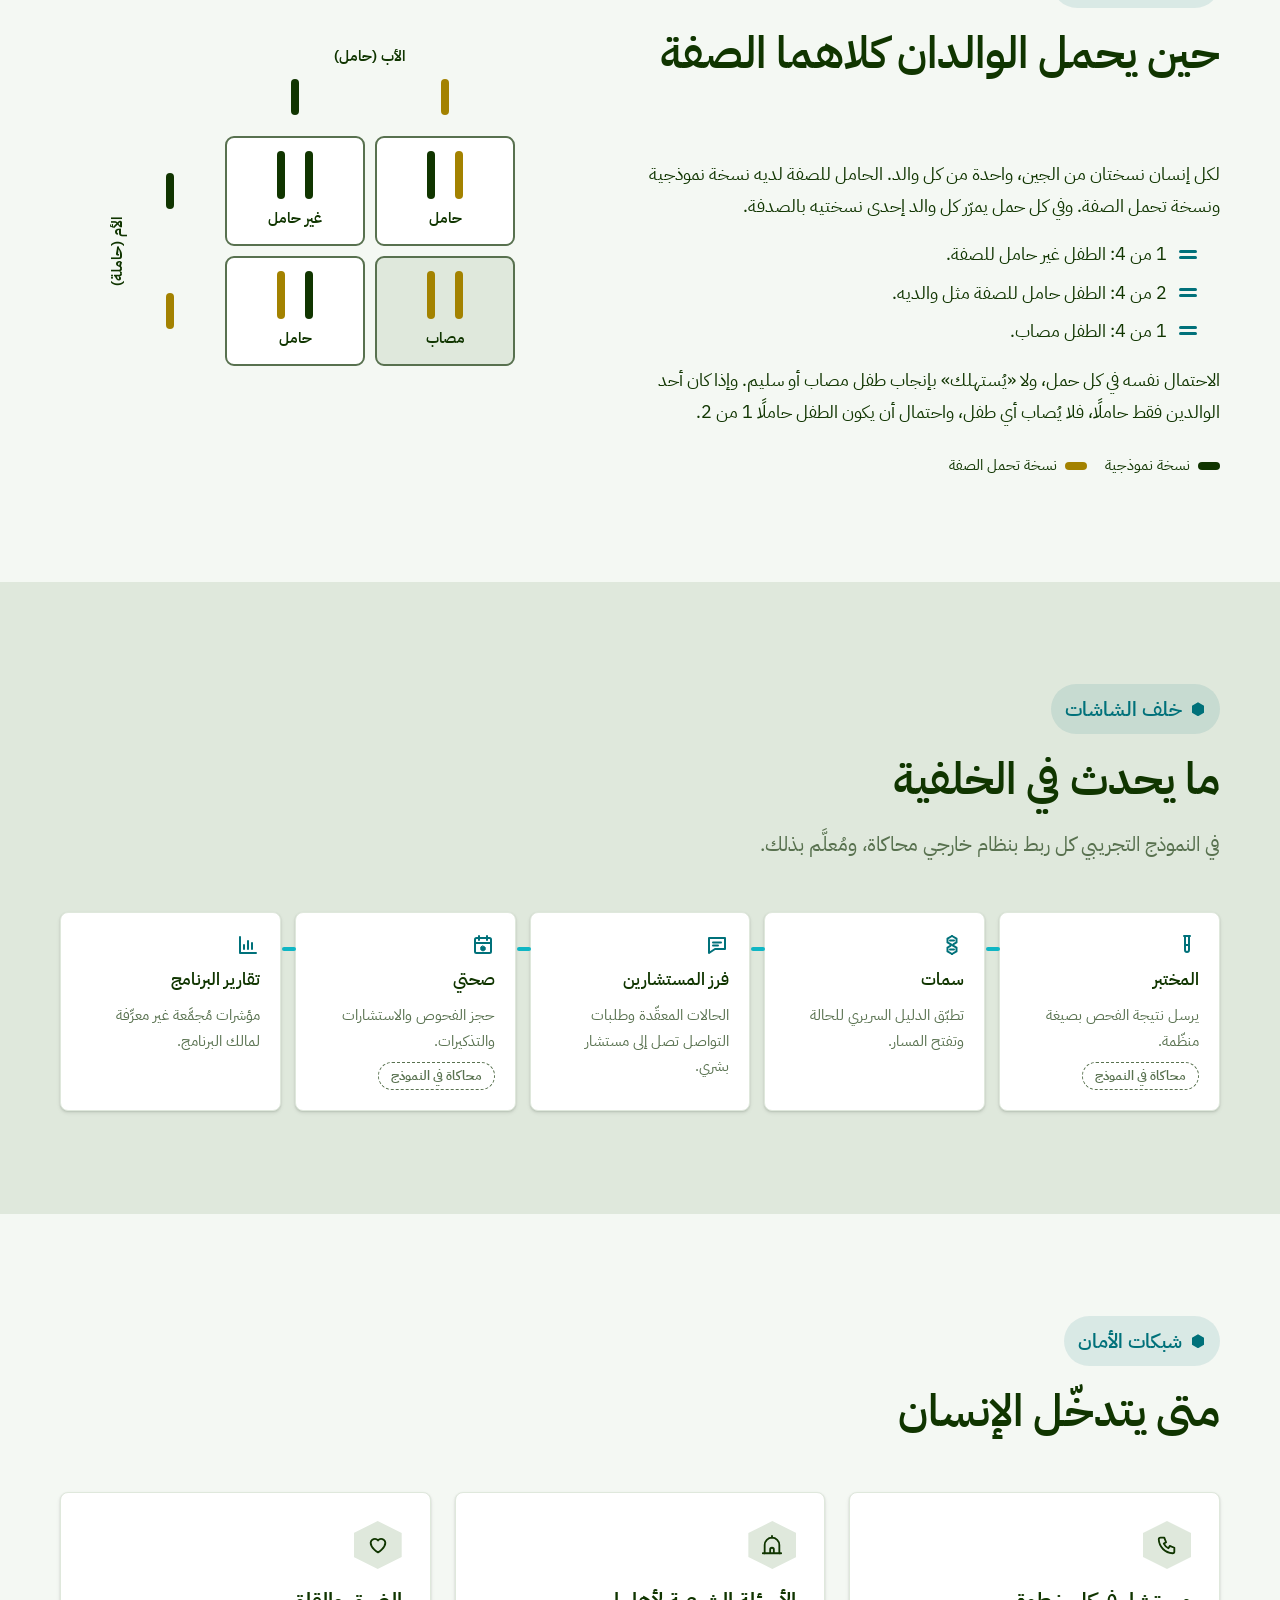
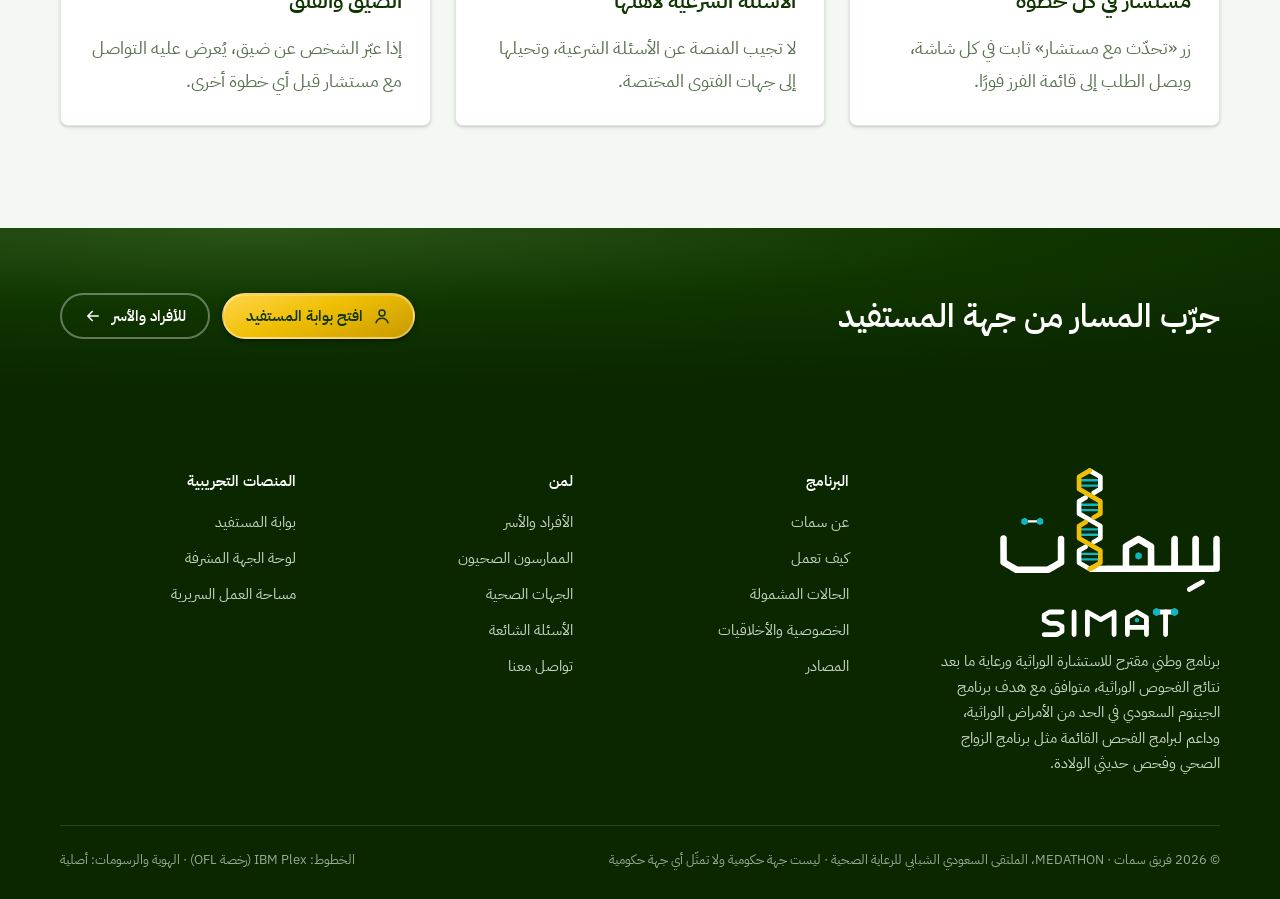
<file: how-it-works.html>
<!doctype html>
<html lang="ar" dir="rtl" data-lang="ar">
<head>
<meta charset="utf-8">
<meta name="viewport" content="width=device-width, initial-scale=1, viewport-fit=cover">
<title>SIMAT · How it works</title>
<meta name="claude:viewport-fit-sides" content="cover">
<meta name="simat-title-ar" content="سمات · كيف تعمل">
<meta name="simat-title-en" content="SIMAT · How it works">
<link rel="icon" href="assets/logo/simat-favicon.svg" type="image/svg+xml">
<link rel="stylesheet" href="css/fonts.css">
<link rel="stylesheet" href="css/tokens.css">
<link rel="stylesheet" href="css/site.css">
<link rel="stylesheet" href="css/tour.css">
<style>
  [hidden] { display: none !important; }
  .page-hero .wrap > * { max-width: 760px; }
  .page-hero h1 { color: #fff; }
  .page-hero .art.tall { width: min(190px, 16vw); }
  .chips { display: flex; flex-wrap: wrap; gap: 8px; }
  .chip { display: inline-flex; align-items: center; gap: 6px; padding: 8px 16px; border-radius: 999px; border: 1.5px solid #FFFFFF4D; color: #fff; text-decoration: none; font-weight: 600; font-size: 15px; }
  .chip:hover { background: #FFFFFF14; }
  .chip svg { width: 16px; height: 16px; }
  .band .split .art-side { justify-self: center; width: min(420px, 100%); }
  .cta-band .wrap { display: flex; flex-wrap: wrap; gap: 24px; justify-content: space-between; align-items: center; }
  .cta-band h2 { color: #fff; max-width: 640px; }
  .sim-note { display: inline-flex; gap: 6px; align-items: center; font-size: 13px; color: var(--ink-muted); }
  .sim-note svg { width: 15px; height: 15px; }

  .entry { gap: 12px; }
  .entry .path { font-size: 14px; color: var(--teal-ink); font-weight: 600; border-top: 1px solid var(--line); padding-top: 12px; margin-top: auto; }
  .vt { display: grid; gap: 0; position: relative; max-width: 920px; }
  .vt .it { display: grid; grid-template-columns: 112px minmax(0, 1fr); gap: 0 24px; position: relative; padding-bottom: 40px; }
  .vt .it:not(:last-child)::before { content: ""; position: absolute; inset-inline-start: 9px; top: 84px; bottom: 6px; width: 4px; border-radius: 4px; background: linear-gradient(var(--strand-gold), var(--rung-teal)); }
  .vt .it .hex { --hex: 60px; align-self: start; }
  .vt .it .body { display: grid; gap: 10px; padding-top: 10px; }
  .vt .it .body p { color: #C9D6C4; }
  .vt .it .body .bp { color: #DCE6D8; }
  .choices { display: grid; grid-template-columns: repeat(3, minmax(0, 1fr)); gap: 12px; margin-top: 6px; }
  .choice { padding: 14px 16px; border-radius: var(--radius-md); background: #FFFFFF0D; border: 1px solid #FFFFFF26; display: grid; gap: 4px; }
  .choice b { color: #fff; font-weight: 600; }
  .choice span { color: #C9D6C4; font-size: 15px; }
  @media (max-width: 760px) { .choices { grid-template-columns: 1fr; } }
  .punnett { width: 100%; max-width: 440px; justify-self: center; }
  .punnett .cell { fill: var(--surface-raised); stroke: var(--line-strong); stroke-width: 2; }
  .punnett .cell.aff { fill: var(--surface-sunken); }
  .punnett .g-typ { stroke: var(--genome-green); }
  .punnett .g-tr { stroke: var(--gold-mark); }
  .punnett .gene { stroke-width: 8; stroke-linecap: round; fill: none; }
  .punnett text { fill: var(--ink); font-family: var(--font-sans); font-size: 15px; font-weight: 600; }
  :root[data-lang="ar"] .punnett text { font-family: var(--font-arabic); }
  .punnett text.sub { fill: var(--ink-muted); font-weight: 400; font-size: 13px; }
  .legend { display: flex; gap: 18px; flex-wrap: wrap; font-size: 15px; }
  .legend span { display: inline-flex; gap: 8px; align-items: center; }
  .legend i.sw { width: 22px; height: 8px; border-radius: 4px; display: inline-block; }
  .flow { display: grid; grid-template-columns: repeat(5, minmax(0, 1fr)); gap: 14px; position: relative; }
  .flow .node { position: relative; display: grid; gap: 8px; align-content: start; padding: 20px; background: var(--surface-raised); border: 1px solid var(--line); border-radius: var(--radius-md); box-shadow: var(--elevation-1); }
  .flow .node svg { width: 24px; height: 24px; color: var(--teal-ink); }
  .flow .node h3 { font-size: 17px; }
  .flow .node p { font-size: 14px; color: var(--ink-muted); line-height: 1.55; }
  :root[data-lang="ar"] .flow .node p { font-size: 15px; line-height: 1.7; }
  .flow .node:not(:last-child)::after { content: ""; position: absolute; top: 34px; inset-inline-end: -14px; width: 14px; height: 4px; border-radius: 2px; background: var(--rung-teal); }
  @media (max-width: 1000px) { .flow { grid-template-columns: repeat(2, minmax(0, 1fr)); } .flow .node::after { display: none; } }
  @media (max-width: 520px) { .flow { grid-template-columns: 1fr; } }
</style>
</head>
<body data-theme="light">
<div id="site-header" data-page="how-it-works.html"></div>
<main id="main">
<section class="page-hero" data-theme="dark">
  <img class="art noflip tall" src="assets/img/helix-long.webp" alt="" aria-hidden="true">
  <div class="wrap">
    <nav class="crumbs" aria-label="breadcrumb"><a href="index.html"><span data-l lang="ar">الرئيسية</span><span data-l lang="en">Home</span></a><span aria-hidden="true">/</span><span><span data-l lang="ar">كيف تعمل</span><span data-l lang="en">How it works</span></span></nav>
    <span class="kicker"><span data-l lang="ar">المسار الكامل</span><span data-l lang="en">The full pathway</span></span>
    <h1 class="t-h1 baseline"><span data-l lang="ar">كيف تعمل سمات</span><span data-l lang="en">How SIMAT works</span></h1>
    <p class="t-lead"><span data-l lang="ar">من لحظة وصول النتيجة إلى آخر قريب يختار أن يُفحص: هذا هو المسار كاملًا، ومن يرى ماذا، وأين يتدخل الإنسان.</span><span data-l lang="en">From the moment a result arrives to the last relative who chooses to be tested: the whole pathway, who sees what, and where a person steps in.</span></p>
    
  </div>
</section>
<section class="band">
  <div class="wrap">
    <div class="sec-head">
      <span class="kicker"><span data-l lang="ar">نقاط البداية</span><span data-l lang="en">Entry points</span></span>
      <h2 class="t-h1"><span data-l lang="ar">من أين يبدأ المسار</span><span data-l lang="en">Where the pathway begins</span></h2>
      <p class="t-lead"><span data-l lang="ar">أي نتيجة فحص وراثي يُجريها أحد أفراد الأسرة وتُحفظ في سجل وزارة الصحة يمكن أن تبدأ المسار. هذه أبرز الأمثلة اليوم:</span><span data-l lang="en">Any genetic test result a family member receives, once it is in the Ministry of Health record, can start the pathway. These are the main examples today:</span></p>
    </div>
    <div class="grid-4"><div class="card entry"><span class="ic"><i data-icon="ring"></i></span><h3 class="t-h3"><span data-l lang="ar">نتيجة ما قبل الزواج: حامل للصفة</span><span data-l lang="en">Premarital result: carrier</span></h3><p class="muted"><span data-l lang="ar">تعرف أنك تحمل الصفة. صحتك لا تتغيّر، لكن المعلومة تهمّ شريكك المستقبلي وأقاربك.</span><span data-l lang="en">You learn you carry a trait. Your health does not change, but the information matters to a future partner and to your relatives.</span></p><span class="path"><span data-l lang="ar">الفهم ← الاستشارة ← دعوة الأقارب ← فحص الأقارب</span><span data-l lang="en">Understand → counselling → relatives invited → relatives tested</span></span></div><div class="card entry"><span class="ic"><i data-icon="users"></i></span><h3 class="t-h3"><span data-l lang="ar">زوجان كلاهما حامل</span><span data-l lang="en">Both partners carry the trait</span></h3><p class="muted"><span data-l lang="ar">احتمال إصابة الطفل 1 من 4 في كل حمل. تشرح الجلسة ذلك وتعرض كل الخيارات بالوزن نفسه، مع مستشار بشري للزوجين معًا.</span><span data-l lang="en">Each pregnancy has a 1 in 4 chance of an affected child. The session explains this and lays out every option with equal weight, with a human counsellor for the couple together.</span></p><span class="path"><span data-l lang="ar">الجلسة المشتركة ← المستشار ← قرار الزوجين</span><span data-l lang="en">Joint session → counsellor → the couple’s decision</span></span></div><div class="card entry"><span class="ic"><i data-icon="baby"></i></span><h3 class="t-h3"><span data-l lang="ar">نتيجة المولود: حامل للصفة</span><span data-l lang="en">Newborn result: trait</span></h3><p class="muted"><span data-l lang="ar">أحد الوالدين على الأقل يحمل الصفة. يبدأ المسار بفحص الوالدين، ثم يمتد إلى الأسرة.</span><span data-l lang="en">At least one parent carries the trait. The path starts by testing both parents, then extends to the family.</span></p><span class="path"><span data-l lang="ar">فحص الوالدين ← الاستشارة ← الأسرة الممتدة</span><span data-l lang="en">Test both parents → counselling → wider family</span></span></div><div class="card entry"><span class="ic"><i data-icon="send"></i></span><h3 class="t-h3"><span data-l lang="ar">قريب تلقّى دعوة</span><span data-l lang="en">A relative who was invited</span></h3><p class="muted"><span data-l lang="ar">تصلك دعوة رسمية لا تذكر اسم أحد. تحجز فحصًا، وتصلك نتيجتك وحدك، وإن كنت حاملًا يبدأ مسارك الخاص.</span><span data-l lang="en">You receive an official invitation that names nobody. You book a test, the result reaches only you, and if you carry the trait your own pathway begins.</span></p><span class="path"><span data-l lang="ar">الحجز ← الفحص ← نتيجة خاصة ← مسارك</span><span data-l lang="en">Book → test → private result → your own path</span></span></div></div>
  </div>
</section>

<section class="band" data-theme="dark">
  <div class="wrap">
    <div class="sec-head">
      <span class="kicker"><span data-l lang="ar">خطوة بخطوة</span><span data-l lang="en">Step by step</span></span>
      <h2 class="t-h1"><span data-l lang="ar">ست خطوات من النتيجة إلى المتابعة</span><span data-l lang="en">Six steps from result to follow-up</span></h2>
      
    </div>
    <div class="vt">
      <div class="it"><span class="hex">01</span><div class="body"><h3 class="t-h3"><span data-l lang="ar">وصول النتيجة</span><span data-l lang="en">The result arrives</span></h3><p><span data-l lang="ar">يصل التقرير من مختبر الفحص إلى سمات تلقائيًا، ويصل إشعار إلى صاحب النتيجة عبر بوابته. لا تظهر النتيجة لأي قريب.</span><span data-l lang="en">The report flows from the screening lab to SIMAT automatically, and the person is notified in their portal. No relative ever sees it.</span></p><span class="tag sim"><span data-l lang="ar">ربط المختبر · محاكاة</span><span data-l lang="en">Lab connection · simulated</span></span></div></div>
      <div class="it"><span class="hex">02</span><div class="body"><h3 class="t-h3"><span data-l lang="ar">فهم النتيجة</span><span data-l lang="en">Understanding the result</span></h3><p><span data-l lang="ar">شرح بلغة بسيطة: ماذا تعني «حامل للصفة» وماذا لا تعني. حامل الصفة سليم في الغالب، والنتيجة لا تغيّر صحته اليوم.</span><span data-l lang="en">A plain-language explanation of what “carrier” means and what it does not. Carriers are usually healthy, and the result does not change their health today.</span></p></div></div>
      <div class="it"><span class="hex">03</span><div class="body"><h3 class="t-h3"><span data-l lang="ar">جلسة الاستشارة</span><span data-l lang="en">The counselling session</span></h3><p><span data-l lang="ar">جلسة عربية منظّمة من أربعة أجزاء، يمكن إيقافها والعودة إليها في أي وقت:</span><span data-l lang="en">A structured Arabic session in four parts, which can be paused and resumed at any time:</span></p>
        <ul class="bp"><li><span data-l lang="ar">نتيجتك ومعناها</span><span data-l lang="en">Your result and what it means</span></li><li><span data-l lang="ar">كيف تُورَّث: احتمالات الأبناء</span><span data-l lang="en">How it is inherited: the chances for children</span></li><li><span data-l lang="ar">خياراتك، كلها بالوزن نفسه</span><span data-l lang="en">Your options, all with equal weight</span></li><li><span data-l lang="ar">أسئلتك، ومستشار بشري متاح في أي لحظة</span><span data-l lang="en">Your questions, with a human counsellor available at any moment</span></li></ul>
        <p><span data-l lang="ar">تنتهي الجلسة بسؤال واحد: هل لديك ما تحتاجه لتقرّر؟ نسجّل جوابك، لا قرارك.</span><span data-l lang="en">The session ends with one question: do you have what you need to decide? We record the answer, not the decision.</span></p></div></div>
      <div class="it"><span class="hex">04</span><div class="body"><h3 class="t-h3"><span data-l lang="ar">الأسرة</span><span data-l lang="en">The family</span></h3><p><span data-l lang="ar">ترتبط سمات بشجرة الأسرة في سجل وزارة الصحة، فتعرف من الأقارب المعنيّين بالصفة: الوالدان والإخوة أولًا، ثم الأعمام والأخوال وأبناؤهم. ويرى صاحب النتيجة أدوارهم فقط، دون أسماء أو نتائج.</span><span data-l lang="en">SIMAT is linked to the family tree in the Ministry of Health record, so it knows which relatives the trait concerns: parents and siblings first, then aunts, uncles and cousins. The person sees only their roles, never names or results.</span></p>
        <div class="choices">
          <div class="choice"><b><span data-l lang="ar">دعوة رسمية</span><span data-l lang="en">An official invitation</span></b><span><span data-l lang="ar">تصدر من الجهة الصحية لفحص مجاني.</span><span data-l lang="en">Issued by the health authority, for a free test.</span></span></div>
          <div class="choice"><b><span data-l lang="ar">لا تذكر أحدًا</span><span data-l lang="en">It names no one</span></b><span><span data-l lang="ar">لا اسم صاحب النتيجة الأولى، ولا أنه أجرى فحصًا.</span><span data-l lang="en">Not the first person’s name, nor that they were tested.</span></span></div>
          <div class="choice"><b><span data-l lang="ar">النتيجة لصاحبها</span><span data-l lang="en">Each result stays private</span></b><span><span data-l lang="ar">كل قريب يرى نتيجته وحده، ومن هو دون 18 عامًا تصل دعوته إلى وليّ أمره.</span><span data-l lang="en">Each relative sees only their own result; for anyone under 18 the invitation goes to their guardian.</span></span></div>
        </div></div></div>
      <div class="it"><span class="hex">05</span><div class="body"><h3 class="t-h3"><span data-l lang="ar">الحجز</span><span data-l lang="en">Booking</span></h3><p><span data-l lang="ar">مواعيد الفحص التأكيدي والاستشارة عبر صحتي، مع تذكيرات. ويحجز القريب المدعوّ موعده بنفسه.</span><span data-l lang="en">Confirmatory testing and counselling appointments through Sehhaty, with reminders. An invited relative books their own appointment.</span></p><span class="tag sim"><span data-l lang="ar">صحتي · محاكاة</span><span data-l lang="en">Sehhaty · simulated</span></span></div></div>
      <div class="it"><span class="hex">06</span><div class="body"><h3 class="t-h3"><span data-l lang="ar">المتابعة والنتائج الخاصة</span><span data-l lang="en">Follow-up and private results</span></h3><p><span data-l lang="ar">نتيجة كل قريب تصله وحده. وإن كان حاملًا للصفة يبدأ مساره من الخطوة الثانية، بجلسة استشارة خاصة به.</span><span data-l lang="en">Each relative’s result reaches only them. If they carry the trait, their own path starts at step 2 with a counselling session of their own.</span></p></div></div>
    </div>
  </div>
</section>

<section class="band">
  <div class="wrap split">
    <div class="stack">
      <div class="sec-head">
      <span class="kicker"><span data-l lang="ar">احتمالات الأبناء</span><span data-l lang="en">The chances for children</span></span>
      <h2 class="t-h1"><span data-l lang="ar">حين يحمل الوالدان كلاهما الصفة</span><span data-l lang="en">When both parents carry the trait</span></h2>
      
    </div>
      <div class="prose">
        <p><span data-l lang="ar">لكل إنسان نسختان من الجين، واحدة من كل والد. الحامل للصفة لديه نسخة نموذجية ونسخة تحمل الصفة. وفي كل حمل يمرّر كل والد إحدى نسختيه بالصدفة.</span><span data-l lang="en">Everyone has two copies of the gene, one from each parent. A carrier has one typical copy and one trait copy. In each pregnancy, each parent passes on one of their two copies by chance.</span></p>
        <ul class="bp"><li><span data-l lang="ar">1 من 4: الطفل غير حامل للصفة.</span><span data-l lang="en">1 in 4: the child does not carry the trait.</span></li><li><span data-l lang="ar">2 من 4: الطفل حامل للصفة مثل والديه.</span><span data-l lang="en">2 in 4: the child is a carrier, like the parents.</span></li><li><span data-l lang="ar">1 من 4: الطفل مصاب.</span><span data-l lang="en">1 in 4: the child is affected.</span></li></ul>
        <p><span data-l lang="ar">الاحتمال نفسه في كل حمل، ولا «يُستهلك» بإنجاب طفل مصاب أو سليم. وإذا كان أحد الوالدين فقط حاملًا، فلا يُصاب أي طفل، واحتمال أن يكون الطفل حاملًا 1 من 2.</span><span data-l lang="en">The chance is the same in every pregnancy; it is not “used up” by having an affected or unaffected child. If only one parent is a carrier, no child is affected, and each child has a 1 in 2 chance of being a carrier.</span></p>
      </div>
      <div class="legend"><span><i class="sw" style="background:var(--genome-green)"></i><span data-l lang="ar">نسخة نموذجية</span><span data-l lang="en">Typical copy</span></span><span><i class="sw" style="background:var(--gold-mark)"></i><span data-l lang="ar">نسخة تحمل الصفة</span><span data-l lang="en">Trait copy</span></span></div>
    </div>
    <svg class="punnett" viewBox="0 0 440 360" role="img" aria-labelledby="pn-t pn-d"><title id="pn-t">Punnett square: two carrier parents</title><desc id="pn-d">Each pregnancy: 1 in 4 chance the child is not a carrier, 2 in 4 a carrier like the parents, 1 in 4 affected.</desc><text x="270" y="22" text-anchor="middle"><tspan data-l lang="ar">الأب (حامل)</tspan><tspan data-l lang="en">Father (carrier)</tspan></text><path class="gene g-typ" d="M195.0 44 v28"/><path class="gene g-tr" d="M345.0 44 v28"/><text x="22" y="212" text-anchor="middle" transform="rotate(-90 22 212)"><tspan data-l lang="ar">الأم (حاملة)</tspan><tspan data-l lang="en">Mother (carrier)</tspan></text><path class="gene g-typ" d="M70 138.0 v28"/><path class="gene g-tr" d="M70 258.0 v28"/><rect class="cell" x="126" y="98" width="138" height="108" rx="8"/><path class="gene g-typ" d="M181.0 116 v40"/><path class="gene g-typ" d="M209.0 116 v40"/><text x="195.0" y="184" text-anchor="middle"><tspan data-l lang="ar">غير حامل</tspan><tspan data-l lang="en">Not a carrier</tspan></text><rect class="cell" x="276" y="98" width="138" height="108" rx="8"/><path class="gene g-typ" d="M331.0 116 v40"/><path class="gene g-tr" d="M359.0 116 v40"/><text x="345.0" y="184" text-anchor="middle"><tspan data-l lang="ar">حامل</tspan><tspan data-l lang="en">Carrier</tspan></text><rect class="cell" x="126" y="218" width="138" height="108" rx="8"/><path class="gene g-tr" d="M181.0 236 v40"/><path class="gene g-typ" d="M209.0 236 v40"/><text x="195.0" y="304" text-anchor="middle"><tspan data-l lang="ar">حامل</tspan><tspan data-l lang="en">Carrier</tspan></text><rect class="cell aff" x="276" y="218" width="138" height="108" rx="8"/><path class="gene g-tr" d="M331.0 236 v40"/><path class="gene g-tr" d="M359.0 236 v40"/><text x="345.0" y="304" text-anchor="middle"><tspan data-l lang="ar">مصاب</tspan><tspan data-l lang="en">Affected</tspan></text></svg>
  </div>
</section>

<section class="band sunken">
  <div class="wrap">
    <div class="sec-head">
      <span class="kicker"><span data-l lang="ar">خلف الشاشات</span><span data-l lang="en">Behind the screens</span></span>
      <h2 class="t-h1"><span data-l lang="ar">ما يحدث في الخلفية</span><span data-l lang="en">What happens in the background</span></h2>
      <p class="t-lead"><span data-l lang="ar">في النموذج التجريبي كل ربط بنظام خارجي محاكاة، ومُعلَّم بذلك.</span><span data-l lang="en">In the demo, every connection to an outside system is simulated and labelled as such.</span></p>
    </div>
    <div class="flow">
      <div class="node"><i data-icon="sample"></i><h3><span data-l lang="ar">المختبر</span><span data-l lang="en">The laboratory</span></h3><p><span data-l lang="ar">يرسل نتيجة الفحص بصيغة منظّمة.</span><span data-l lang="en">Sends the screening result in a structured format.</span></p><span class="tag sim"><span data-l lang="ar">محاكاة في النموذج</span><span data-l lang="en">Simulated in the demo</span></span></div>
      <div class="node"><i data-icon="helix"></i><h3><span data-l lang="ar">سمات</span><span data-l lang="en">SIMAT</span></h3><p><span data-l lang="ar">تطبّق الدليل السريري للحالة وتفتح المسار.</span><span data-l lang="en">Applies the condition’s clinical rulebook and opens the pathway.</span></p></div>
      <div class="node"><i data-icon="chat"></i><h3><span data-l lang="ar">فرز المستشارين</span><span data-l lang="en">Counsellor triage</span></h3><p><span data-l lang="ar">الحالات المعقّدة وطلبات التواصل تصل إلى مستشار بشري.</span><span data-l lang="en">Complex cases and contact requests reach a human counsellor.</span></p></div>
      <div class="node"><i data-icon="appointment"></i><h3><span data-l lang="ar">صحتي</span><span data-l lang="en">Sehhaty</span></h3><p><span data-l lang="ar">حجز الفحوص والاستشارات والتذكيرات.</span><span data-l lang="en">Booking tests and counselling, with reminders.</span></p><span class="tag sim"><span data-l lang="ar">محاكاة في النموذج</span><span data-l lang="en">Simulated in the demo</span></span></div>
      <div class="node"><i data-icon="chart"></i><h3><span data-l lang="ar">تقارير البرنامج</span><span data-l lang="en">Programme reporting</span></h3><p><span data-l lang="ar">مؤشرات مُجمَّعة غير معرِّفة لمالك البرنامج.</span><span data-l lang="en">Aggregated, de-identified indicators for the programme owner.</span></p></div>
    </div>
  </div>
</section>

<section class="band">
  <div class="wrap">
    <div class="sec-head">
      <span class="kicker"><span data-l lang="ar">شبكات الأمان</span><span data-l lang="en">Safety nets</span></span>
      <h2 class="t-h1"><span data-l lang="ar">متى يتدخّل الإنسان</span><span data-l lang="en">When a person steps in</span></h2>
      
    </div>
    <div class="grid-3">
      <div class="card"><span class="ic"><i data-icon="phone"></i></span><h3 class="t-h3"><span data-l lang="ar">مستشار في كل خطوة</span><span data-l lang="en">A counsellor at every step</span></h3><p class="muted"><span data-l lang="ar">زر «تحدّث مع مستشار» ثابت في كل شاشة، ويصل الطلب إلى قائمة الفرز فورًا.</span><span data-l lang="en">A “Talk to a counsellor” button sits on every screen, and the request reaches the triage queue immediately.</span></p></div>
      <div class="card"><span class="ic"><i data-icon="mosque"></i></span><h3 class="t-h3"><span data-l lang="ar">الأسئلة الشرعية لأهلها</span><span data-l lang="en">Religious questions go to scholars</span></h3><p class="muted"><span data-l lang="ar">لا تجيب المنصة عن الأسئلة الشرعية، وتحيلها إلى جهات الفتوى المختصة.</span><span data-l lang="en">The platform does not answer religious questions; it refers them to qualified scholars.</span></p></div>
      <div class="card"><span class="ic"><i data-icon="heart"></i></span><h3 class="t-h3"><span data-l lang="ar">الضيق والقلق</span><span data-l lang="en">Distress and worry</span></h3><p class="muted"><span data-l lang="ar">إذا عبّر الشخص عن ضيق، يُعرض عليه التواصل مع مستشار قبل أي خطوة أخرى.</span><span data-l lang="en">If a person expresses distress, contact with a counsellor is offered before any other step.</span></p></div>
    </div>
  </div>
</section>
<section class="band band-tight cta-band" data-theme="dark"><div class="wrap">
  <h2 class="t-h2"><span data-l lang="ar">جرّب المسار من جهة المستفيد</span><span data-l lang="en">Walk the pathway as a person would</span></h2><div class="row"><a class="btn btn-primary" href="portal.html"><i data-icon="user"></i><span data-l lang="ar">افتح بوابة المستفيد</span><span data-l lang="en">Open My SIMAT</span></a><a class="btn" href="families.html"><span data-l lang="ar">للأفراد والأسر</span><span data-l lang="en">For families</span><i data-icon="arrow" class="flip-rtl"></i></a></div></div></section>
</main>
<footer id="site-footer"></footer>
<script src="js/icons.js"></script>
<script src="js/core.js"></script>

<script src="js/tour-steps.js"></script>
<script src="js/tour-engine.js"></script>
</body>
</html>
</file>
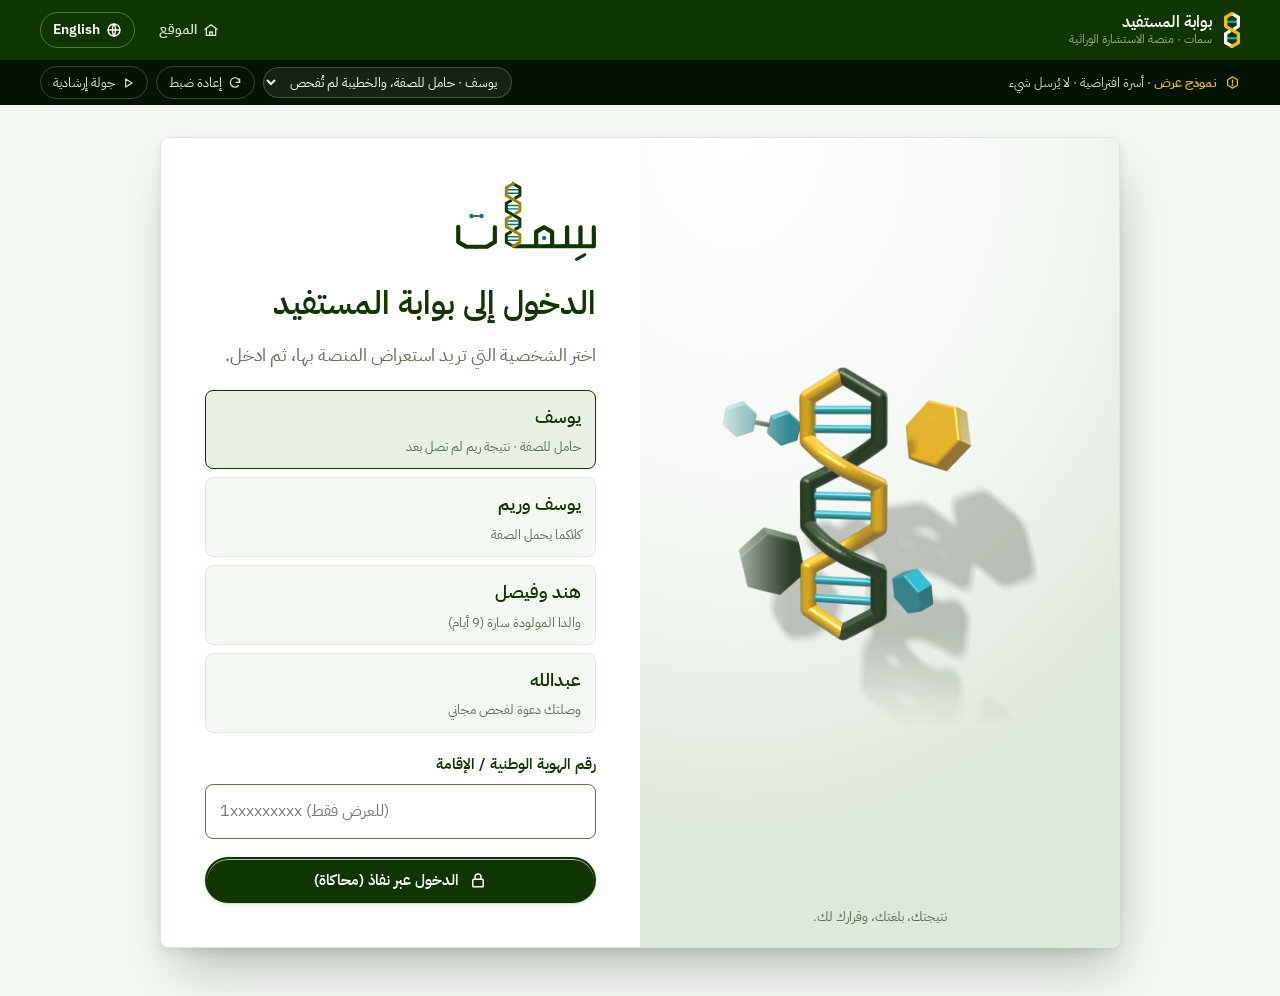
<file: portal.html>
<!doctype html>
<html lang="ar" dir="rtl" data-lang="ar">
<head>
<meta charset="utf-8">
<meta name="viewport" content="width=device-width, initial-scale=1, viewport-fit=cover">
<title>My SIMAT · بوابة المستفيد</title>
<meta name="claude:viewport-fit-sides" content="cover">
<meta name="simat-title-ar" content="بوابة المستفيد · سمات">
<meta name="simat-title-en" content="My SIMAT · Citizen portal">
<link rel="icon" href="assets/logo/simat-favicon.svg" type="image/svg+xml">
<link rel="stylesheet" href="css/fonts.css">
<link rel="stylesheet" href="css/tokens.css">
<link rel="stylesheet" href="css/site.css">
<link rel="stylesheet" href="css/tour.css">
<link rel="stylesheet" href="css/portal.css">
</head>
<body class="p-body" data-theme="light">
<div id="app" aria-live="off"></div>
<script src="js/icons.js"></script>
<script src="js/core.js"></script>
<script src="js/portal.js"></script>
<script src="js/tour-steps.js"></script>
<script src="js/tour-engine.js"></script>
</body>
</html>
</file>
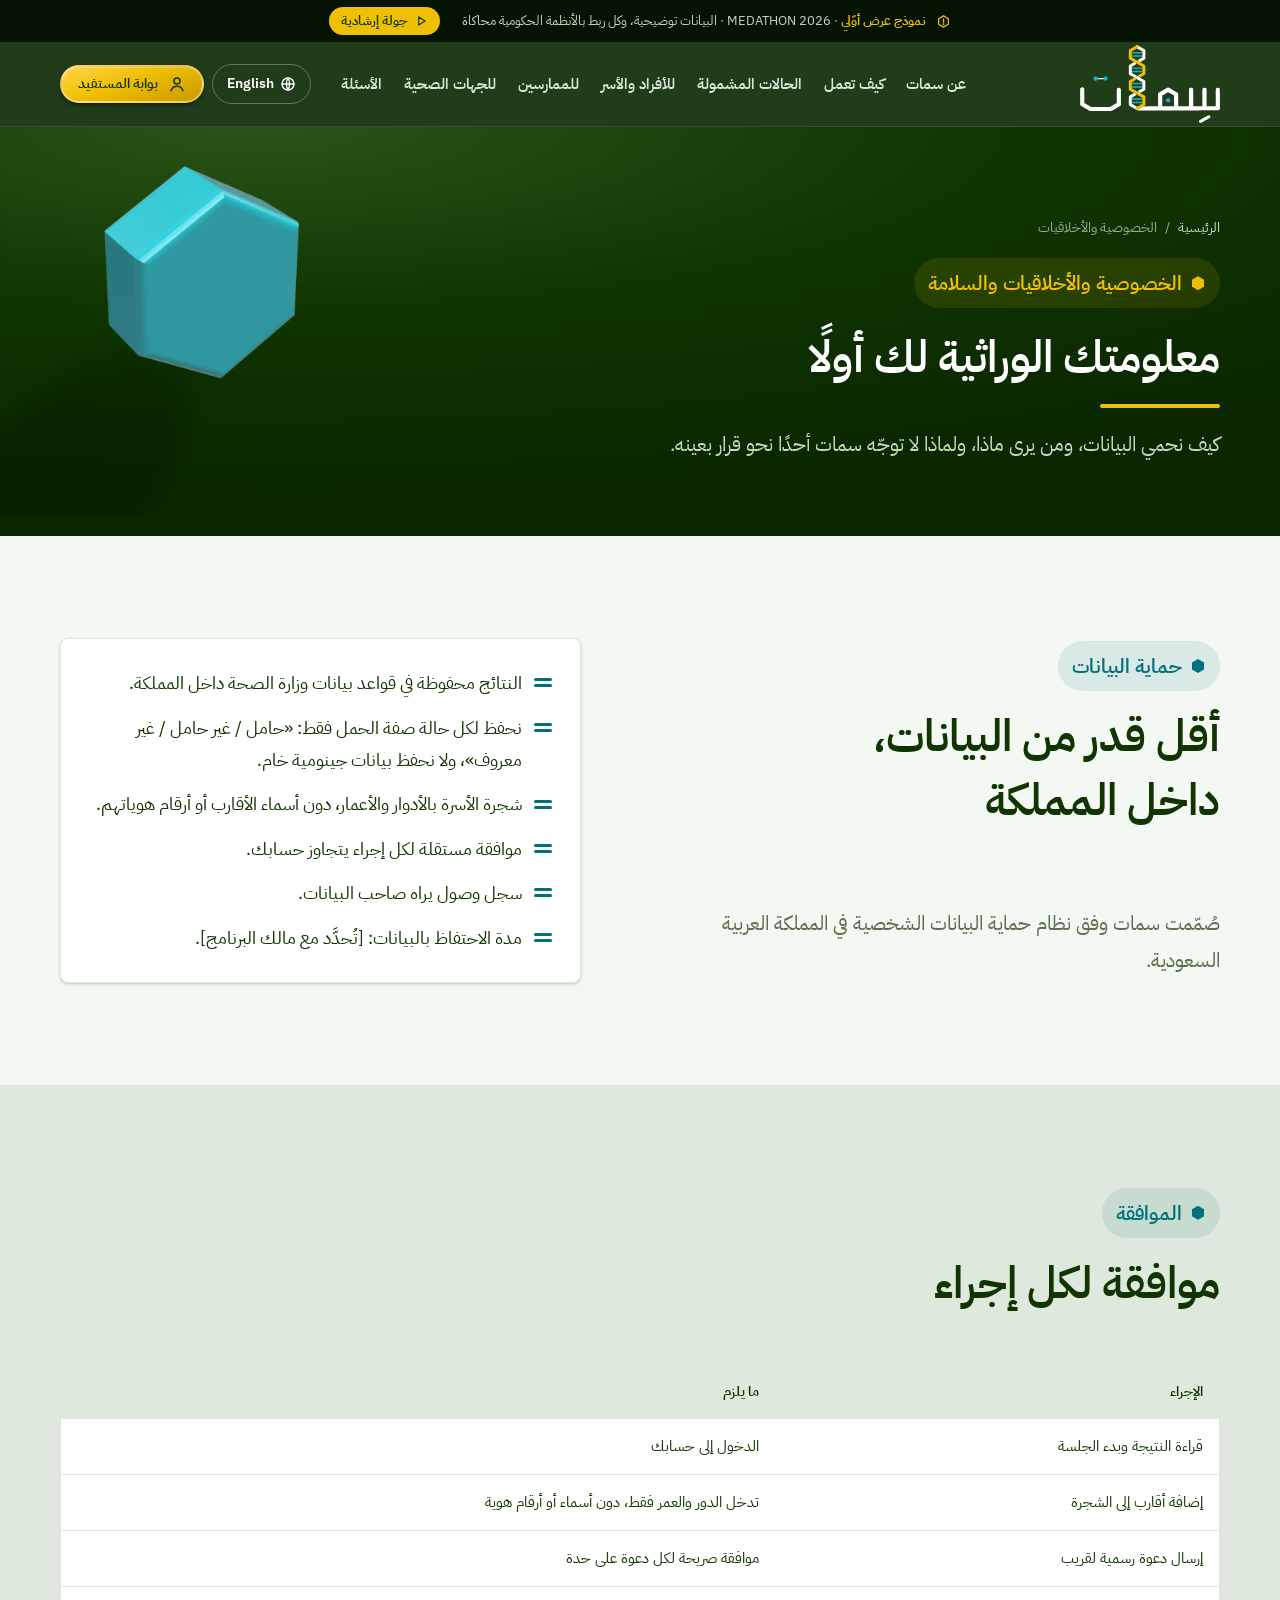
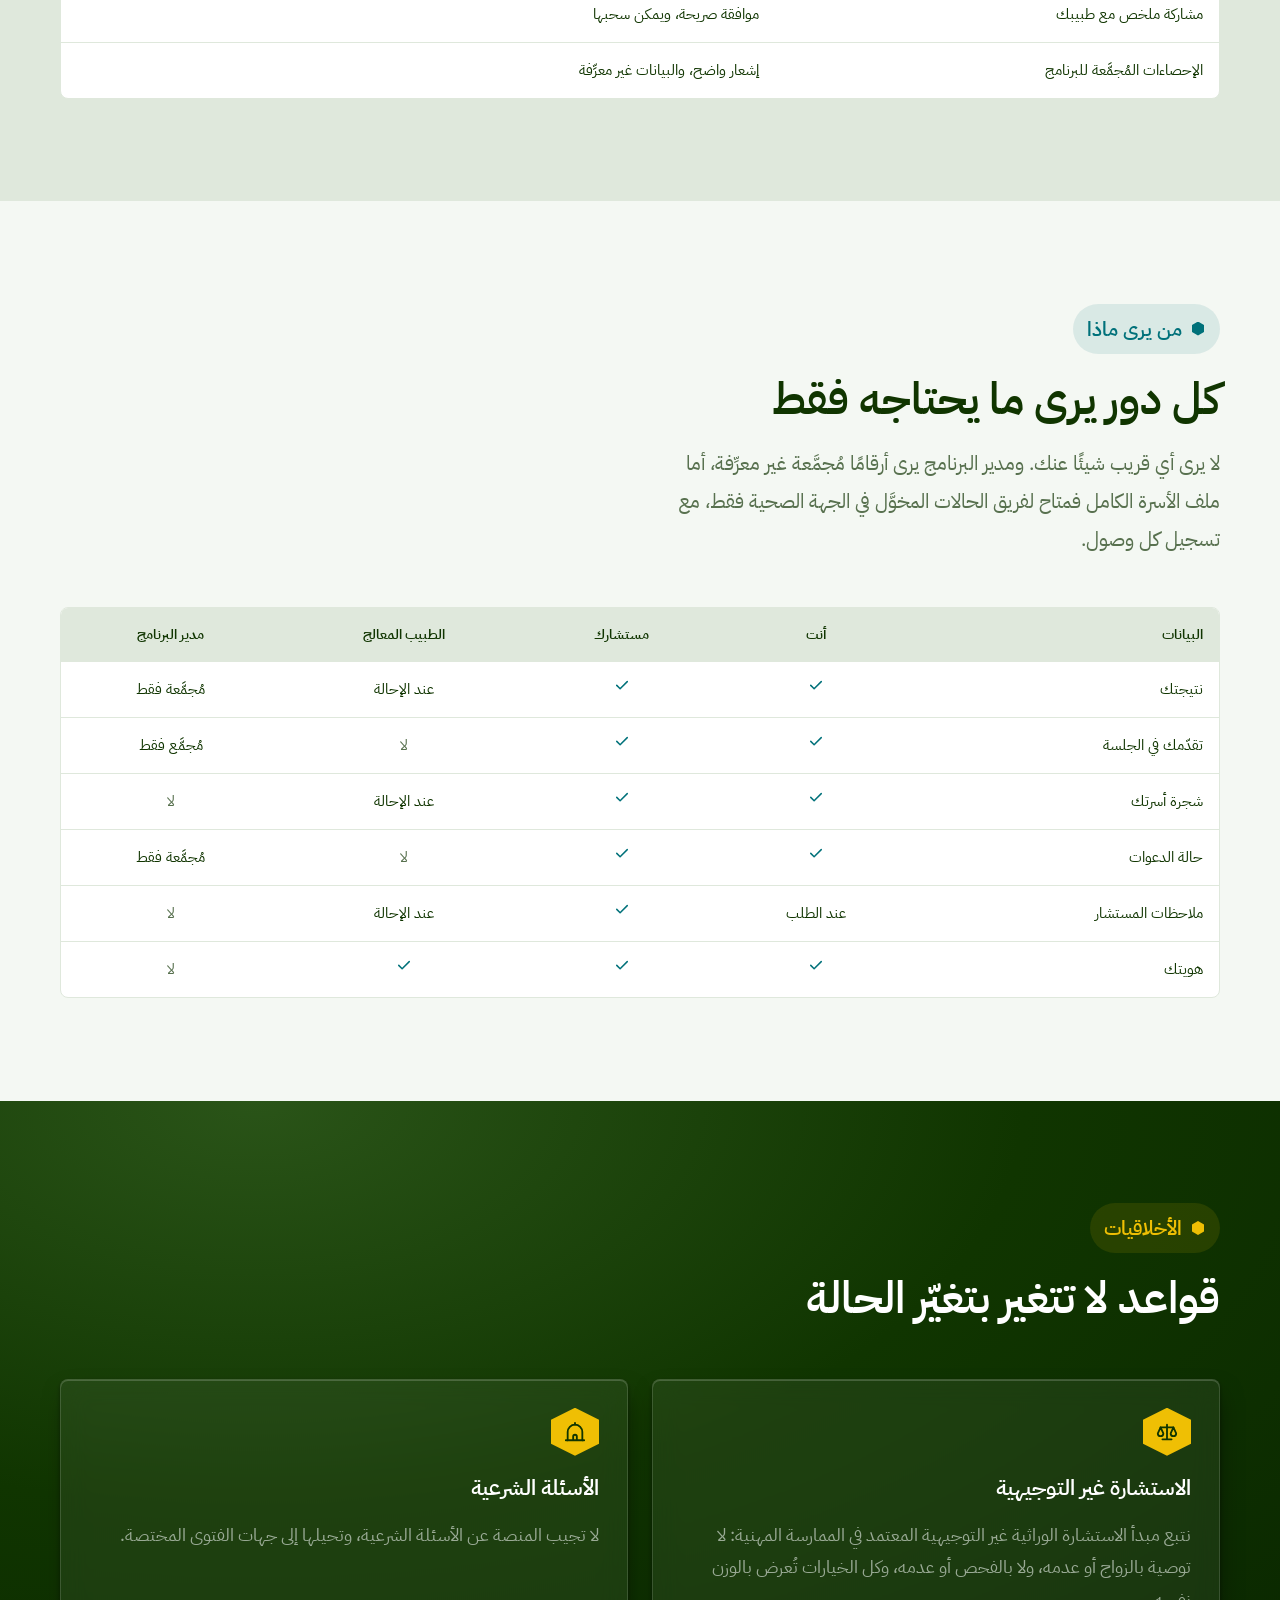
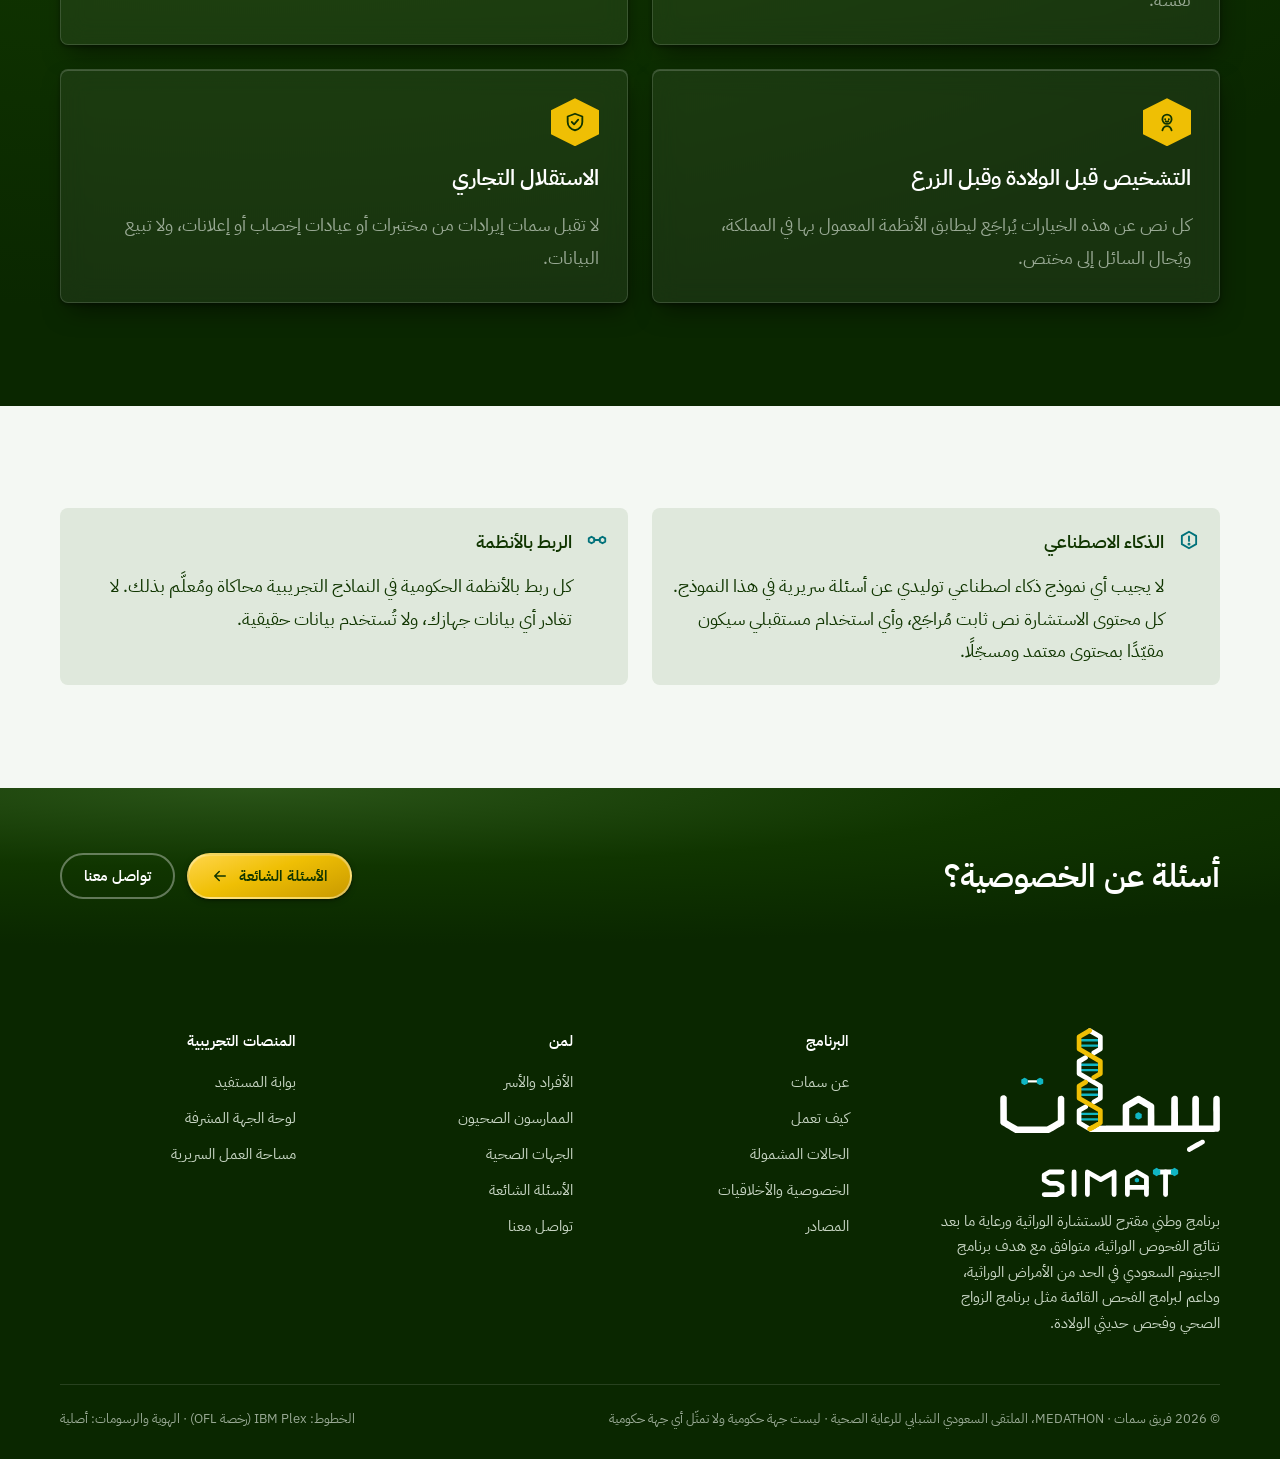
<file: privacy.html>
<!doctype html>
<html lang="ar" dir="rtl" data-lang="ar">
<head>
<meta charset="utf-8">
<meta name="viewport" content="width=device-width, initial-scale=1, viewport-fit=cover">
<title>SIMAT · Privacy & ethics</title>
<meta name="claude:viewport-fit-sides" content="cover">
<meta name="simat-title-ar" content="سمات · الخصوصية والأخلاقيات">
<meta name="simat-title-en" content="SIMAT · Privacy & ethics">
<link rel="icon" href="assets/logo/simat-favicon.svg" type="image/svg+xml">
<link rel="stylesheet" href="css/fonts.css">
<link rel="stylesheet" href="css/tokens.css">
<link rel="stylesheet" href="css/site.css">
<link rel="stylesheet" href="css/tour.css">
<style>
  [hidden] { display: none !important; }
  .page-hero .wrap > * { max-width: 760px; }
  .page-hero h1 { color: #fff; }
  .page-hero .art.tall { width: min(190px, 16vw); }
  .chips { display: flex; flex-wrap: wrap; gap: 8px; }
  .chip { display: inline-flex; align-items: center; gap: 6px; padding: 8px 16px; border-radius: 999px; border: 1.5px solid #FFFFFF4D; color: #fff; text-decoration: none; font-weight: 600; font-size: 15px; }
  .chip:hover { background: #FFFFFF14; }
  .chip svg { width: 16px; height: 16px; }
  .band .split .art-side { justify-self: center; width: min(420px, 100%); }
  .cta-band .wrap { display: flex; flex-wrap: wrap; gap: 24px; justify-content: space-between; align-items: center; }
  .cta-band h2 { color: #fff; max-width: 640px; }
  .sim-note { display: inline-flex; gap: 6px; align-items: center; font-size: 13px; color: var(--ink-muted); }
  .sim-note svg { width: 15px; height: 15px; }

  .table-wrap { position: relative; }
  .yes { color: var(--teal-ink); font-weight: 600; }
  .no { color: var(--ink-muted); }
  table.t td.c, table.t th.c { text-align: center; }
</style>
</head>
<body data-theme="light">
<div id="site-header" data-page="privacy.html"></div>
<main id="main">
<section class="page-hero" data-theme="dark">
  <img class="art" src="assets/img/hex-atom.webp" alt="" aria-hidden="true">
  <div class="wrap">
    <nav class="crumbs" aria-label="breadcrumb"><a href="index.html"><span data-l lang="ar">الرئيسية</span><span data-l lang="en">Home</span></a><span aria-hidden="true">/</span><span><span data-l lang="ar">الخصوصية والأخلاقيات</span><span data-l lang="en">Privacy & ethics</span></span></nav>
    <span class="kicker"><span data-l lang="ar">الخصوصية والأخلاقيات والسلامة</span><span data-l lang="en">Privacy, ethics and safety</span></span>
    <h1 class="t-h1 baseline"><span data-l lang="ar">معلومتك الوراثية لك أولًا</span><span data-l lang="en">Your genetic information is yours first</span></h1>
    <p class="t-lead"><span data-l lang="ar">كيف نحمي البيانات، ومن يرى ماذا، ولماذا لا توجّه سمات أحدًا نحو قرار بعينه.</span><span data-l lang="en">How data is protected, who sees what, and why SIMAT never steers anyone towards a particular decision.</span></p>
    
  </div>
</section>
<section class="band">
  <div class="wrap split">
    <div class="stack">
      <div class="sec-head">
      <span class="kicker"><span data-l lang="ar">حماية البيانات</span><span data-l lang="en">Data protection</span></span>
      <h2 class="t-h1"><span data-l lang="ar">أقل قدر من البيانات، داخل المملكة</span><span data-l lang="en">The least data needed, inside the Kingdom</span></h2>
      
    </div>
      <p class="t-lead"><span data-l lang="ar">صُمّمت سمات وفق نظام حماية البيانات الشخصية في المملكة العربية السعودية.</span><span data-l lang="en">SIMAT is designed under the Personal Data Protection Law of Saudi Arabia.</span></p>
    </div>
    <div class="card">
      <ul class="bp"><li><span data-l lang="ar">النتائج محفوظة في قواعد بيانات وزارة الصحة داخل المملكة.</span><span data-l lang="en">Results are kept in Ministry of Health databases inside the Kingdom.</span></li><li><span data-l lang="ar">نحفظ لكل حالة صفة الحمل فقط: «حامل / غير حامل / غير معروف»، ولا نحفظ بيانات جينومية خام.</span><span data-l lang="en">For each condition we store carrier status only: “carrier / not a carrier / unknown”, never raw genomic data.</span></li><li><span data-l lang="ar">شجرة الأسرة بالأدوار والأعمار، دون أسماء الأقارب أو أرقام هوياتهم.</span><span data-l lang="en">The family tree uses roles and ages, without relatives’ names or ID numbers.</span></li><li><span data-l lang="ar">موافقة مستقلة لكل إجراء يتجاوز حسابك.</span><span data-l lang="en">Separate consent for every action that reaches beyond your own account.</span></li><li><span data-l lang="ar">سجل وصول يراه صاحب البيانات.</span><span data-l lang="en">An access log the person can see.</span></li><li><span data-l lang="ar">مدة الاحتفاظ بالبيانات: [تُحدَّد مع مالك البرنامج].</span><span data-l lang="en">Data retention period: [to be set with the programme owner].</span></li></ul>
    </div>
  </div>
</section>

<section class="band sunken">
  <div class="wrap">
    <div class="sec-head">
      <span class="kicker"><span data-l lang="ar">الموافقة</span><span data-l lang="en">Consent</span></span>
      <h2 class="t-h1"><span data-l lang="ar">موافقة لكل إجراء</span><span data-l lang="en">Consent for each action</span></h2>
      
    </div>
    <div class="table-wrap"><table class="t"><thead><tr><th><span data-l lang="ar">الإجراء</span><span data-l lang="en">Action</span></th><th><span data-l lang="ar">ما يلزم</span><span data-l lang="en">What is required</span></th></tr></thead><tbody><tr><td><span data-l lang="ar">قراءة النتيجة وبدء الجلسة</span><span data-l lang="en">Reading your result and starting the session</span></td><td><span data-l lang="ar">الدخول إلى حسابك</span><span data-l lang="en">Signing in to your account</span></td></tr><tr><td><span data-l lang="ar">إضافة أقارب إلى الشجرة</span><span data-l lang="en">Adding relatives to the tree</span></td><td><span data-l lang="ar">تدخل الدور والعمر فقط، دون أسماء أو أرقام هوية</span><span data-l lang="en">You enter role and age only, with no names or ID numbers</span></td></tr><tr><td><span data-l lang="ar">إرسال دعوة رسمية لقريب</span><span data-l lang="en">Sending an official invitation to a relative</span></td><td><span data-l lang="ar">موافقة صريحة لكل دعوة على حدة</span><span data-l lang="en">Explicit consent for each invitation</span></td></tr><tr><td><span data-l lang="ar">مشاركة ملخص مع طبيبك</span><span data-l lang="en">Sharing a summary with your doctor</span></td><td><span data-l lang="ar">موافقة صريحة، ويمكن سحبها</span><span data-l lang="en">Explicit consent, which can be withdrawn</span></td></tr><tr><td><span data-l lang="ar">الإحصاءات المُجمَّعة للبرنامج</span><span data-l lang="en">Aggregated programme statistics</span></td><td><span data-l lang="ar">إشعار واضح، والبيانات غير معرِّفة</span><span data-l lang="en">Clear notice; the data are de-identified</span></td></tr></tbody></table></div>
  </div>
</section>

<section class="band">
  <div class="wrap">
    <div class="sec-head">
      <span class="kicker"><span data-l lang="ar">من يرى ماذا</span><span data-l lang="en">Who sees what</span></span>
      <h2 class="t-h1"><span data-l lang="ar">كل دور يرى ما يحتاجه فقط</span><span data-l lang="en">Each role sees only what it needs</span></h2>
      <p class="t-lead"><span data-l lang="ar">لا يرى أي قريب شيئًا عنك. ومدير البرنامج يرى أرقامًا مُجمَّعة غير معرِّفة، أما ملف الأسرة الكامل فمتاح لفريق الحالات المخوَّل في الجهة الصحية فقط، مع تسجيل كل وصول.</span><span data-l lang="en">No relative sees anything about you. A programme manager sees aggregated, de-identified numbers; the full family record is available only to the health authority’s authorised case team, and every access is logged.</span></p>
    </div>
    <div class="table-wrap"><table class="t">
      <thead><tr><th><span data-l lang="ar">البيانات</span><span data-l lang="en">Data</span></th><th class="c"><span data-l lang="ar">أنت</span><span data-l lang="en">You</span></th><th class="c"><span data-l lang="ar">مستشارك</span><span data-l lang="en">Your counsellor</span></th><th class="c"><span data-l lang="ar">الطبيب المعالج</span><span data-l lang="en">Treating clinician</span></th><th class="c"><span data-l lang="ar">مدير البرنامج</span><span data-l lang="en">Programme manager</span></th></tr></thead>
      <tbody><tr><td><span data-l lang="ar">نتيجتك</span><span data-l lang="en">Your result</span></td><td class="c yes"><i data-icon="check" style="width:18px;height:18px"></i><span class="sr-only"><span data-l lang="ar">نعم</span><span data-l lang="en">Yes</span></span></td><td class="c yes"><i data-icon="check" style="width:18px;height:18px"></i><span class="sr-only"><span data-l lang="ar">نعم</span><span data-l lang="en">Yes</span></span></td><td class="c"><span data-l lang="ar">عند الإحالة</span><span data-l lang="en">When referred</span></td><td class="c"><span data-l lang="ar">مُجمَّعة فقط</span><span data-l lang="en">Aggregated only</span></td></tr><tr><td><span data-l lang="ar">تقدّمك في الجلسة</span><span data-l lang="en">Your session progress</span></td><td class="c yes"><i data-icon="check" style="width:18px;height:18px"></i><span class="sr-only"><span data-l lang="ar">نعم</span><span data-l lang="en">Yes</span></span></td><td class="c yes"><i data-icon="check" style="width:18px;height:18px"></i><span class="sr-only"><span data-l lang="ar">نعم</span><span data-l lang="en">Yes</span></span></td><td class="c no"><span data-l lang="ar">لا</span><span data-l lang="en">No</span></td><td class="c"><span data-l lang="ar">مُجمَّع فقط</span><span data-l lang="en">Aggregated only</span></td></tr><tr><td><span data-l lang="ar">شجرة أسرتك</span><span data-l lang="en">Your family tree</span></td><td class="c yes"><i data-icon="check" style="width:18px;height:18px"></i><span class="sr-only"><span data-l lang="ar">نعم</span><span data-l lang="en">Yes</span></span></td><td class="c yes"><i data-icon="check" style="width:18px;height:18px"></i><span class="sr-only"><span data-l lang="ar">نعم</span><span data-l lang="en">Yes</span></span></td><td class="c"><span data-l lang="ar">عند الإحالة</span><span data-l lang="en">When referred</span></td><td class="c no"><span data-l lang="ar">لا</span><span data-l lang="en">No</span></td></tr><tr><td><span data-l lang="ar">حالة الدعوات</span><span data-l lang="en">Invitation status</span></td><td class="c yes"><i data-icon="check" style="width:18px;height:18px"></i><span class="sr-only"><span data-l lang="ar">نعم</span><span data-l lang="en">Yes</span></span></td><td class="c yes"><i data-icon="check" style="width:18px;height:18px"></i><span class="sr-only"><span data-l lang="ar">نعم</span><span data-l lang="en">Yes</span></span></td><td class="c no"><span data-l lang="ar">لا</span><span data-l lang="en">No</span></td><td class="c"><span data-l lang="ar">مُجمَّعة فقط</span><span data-l lang="en">Aggregated only</span></td></tr><tr><td><span data-l lang="ar">ملاحظات المستشار</span><span data-l lang="en">Counsellor notes</span></td><td class="c"><span data-l lang="ar">عند الطلب</span><span data-l lang="en">On request</span></td><td class="c yes"><i data-icon="check" style="width:18px;height:18px"></i><span class="sr-only"><span data-l lang="ar">نعم</span><span data-l lang="en">Yes</span></span></td><td class="c"><span data-l lang="ar">عند الإحالة</span><span data-l lang="en">When referred</span></td><td class="c no"><span data-l lang="ar">لا</span><span data-l lang="en">No</span></td></tr><tr><td><span data-l lang="ar">هويتك</span><span data-l lang="en">Your identity</span></td><td class="c yes"><i data-icon="check" style="width:18px;height:18px"></i><span class="sr-only"><span data-l lang="ar">نعم</span><span data-l lang="en">Yes</span></span></td><td class="c yes"><i data-icon="check" style="width:18px;height:18px"></i><span class="sr-only"><span data-l lang="ar">نعم</span><span data-l lang="en">Yes</span></span></td><td class="c yes"><i data-icon="check" style="width:18px;height:18px"></i><span class="sr-only"><span data-l lang="ar">نعم</span><span data-l lang="en">Yes</span></span></td><td class="c no"><span data-l lang="ar">لا</span><span data-l lang="en">No</span></td></tr></tbody></table></div>
  </div>
</section>

<section class="band" data-theme="dark">
  <div class="wrap">
    <div class="sec-head">
      <span class="kicker"><span data-l lang="ar">الأخلاقيات</span><span data-l lang="en">Ethics</span></span>
      <h2 class="t-h1"><span data-l lang="ar">قواعد لا تتغير بتغيّر الحالة</span><span data-l lang="en">Rules that do not change from case to case</span></h2>
      
    </div>
    <div class="grid-2">
      <div class="card"><span class="ic"><i data-icon="scale"></i></span><h3 class="t-h3"><span data-l lang="ar">الاستشارة غير التوجيهية</span><span data-l lang="en">Non-directive counselling</span></h3><p class="muted"><span data-l lang="ar">نتبع مبدأ الاستشارة الوراثية غير التوجيهية المعتمد في الممارسة المهنية: لا توصية بالزواج أو عدمه، ولا بالفحص أو عدمه، وكل الخيارات تُعرض بالوزن نفسه.</span><span data-l lang="en">We follow the non-directive principle of professional genetic counselling: no recommendation to marry or not, to test or not, and every option is shown with equal weight.</span></p></div>
      <div class="card"><span class="ic"><i data-icon="mosque"></i></span><h3 class="t-h3"><span data-l lang="ar">الأسئلة الشرعية</span><span data-l lang="en">Religious questions</span></h3><p class="muted"><span data-l lang="ar">لا تجيب المنصة عن الأسئلة الشرعية، وتحيلها إلى جهات الفتوى المختصة.</span><span data-l lang="en">The platform does not answer religious questions; it refers them to qualified scholars.</span></p></div>
      <div class="card"><span class="ic"><i data-icon="baby"></i></span><h3 class="t-h3"><span data-l lang="ar">التشخيص قبل الولادة وقبل الزرع</span><span data-l lang="en">Prenatal and preimplantation diagnosis</span></h3><p class="muted"><span data-l lang="ar">كل نص عن هذه الخيارات يُراجَع ليطابق الأنظمة المعمول بها في المملكة، ويُحال السائل إلى مختص.</span><span data-l lang="en">Every text about these options is reviewed to match the regulations in force in the Kingdom, and the person is referred to a specialist.</span></p></div>
      <div class="card"><span class="ic"><i data-icon="shield"></i></span><h3 class="t-h3"><span data-l lang="ar">الاستقلال التجاري</span><span data-l lang="en">Commercial independence</span></h3><p class="muted"><span data-l lang="ar">لا تقبل سمات إيرادات من مختبرات أو عيادات إخصاب أو إعلانات، ولا تبيع البيانات.</span><span data-l lang="en">SIMAT takes no revenue from laboratories, fertility clinics or advertising, and never sells data.</span></p></div>
    </div>
  </div>
</section>

<section class="band">
  <div class="wrap grid-2">
    <div class="note"><i data-icon="alert"></i><div class="stack-sm"><b><span data-l lang="ar">الذكاء الاصطناعي</span><span data-l lang="en">Artificial intelligence</span></b><p><span data-l lang="ar">لا يجيب أي نموذج ذكاء اصطناعي توليدي عن أسئلة سريرية في هذا النموذج. كل محتوى الاستشارة نص ثابت مُراجَع، وأي استخدام مستقبلي سيكون مقيّدًا بمحتوى معتمد ومسجّلًا.</span><span data-l lang="en">No generative AI answers clinical questions in this demo. All counselling content is fixed, reviewed text; any future use would be fenced by approved content and logged.</span></p></div></div>
    <div class="note"><i data-icon="connect"></i><div class="stack-sm"><b><span data-l lang="ar">الربط بالأنظمة</span><span data-l lang="en">System connections</span></b><p><span data-l lang="ar">كل ربط بالأنظمة الحكومية في النماذج التجريبية محاكاة ومُعلَّم بذلك. لا تغادر أي بيانات جهازك، ولا تُستخدم بيانات حقيقية.</span><span data-l lang="en">Every government-system connection in the demos is simulated and labelled. No data leaves your device, and no real data is used.</span></p></div></div>
  </div>
</section>
<section class="band band-tight cta-band" data-theme="dark"><div class="wrap">
  <h2 class="t-h2"><span data-l lang="ar">أسئلة عن الخصوصية؟</span><span data-l lang="en">Questions about privacy?</span></h2><div class="row"><a class="btn btn-primary" href="faq.html"><span data-l lang="ar">الأسئلة الشائعة</span><span data-l lang="en">Common questions</span><i data-icon="arrow" class="flip-rtl"></i></a><a class="btn" href="contact.html"><span data-l lang="ar">تواصل معنا</span><span data-l lang="en">Contact us</span></a></div></div></section>
</main>
<footer id="site-footer"></footer>
<script src="js/icons.js"></script>
<script src="js/core.js"></script>

<script src="js/tour-steps.js"></script>
<script src="js/tour-engine.js"></script>
</body>
</html>
</file>
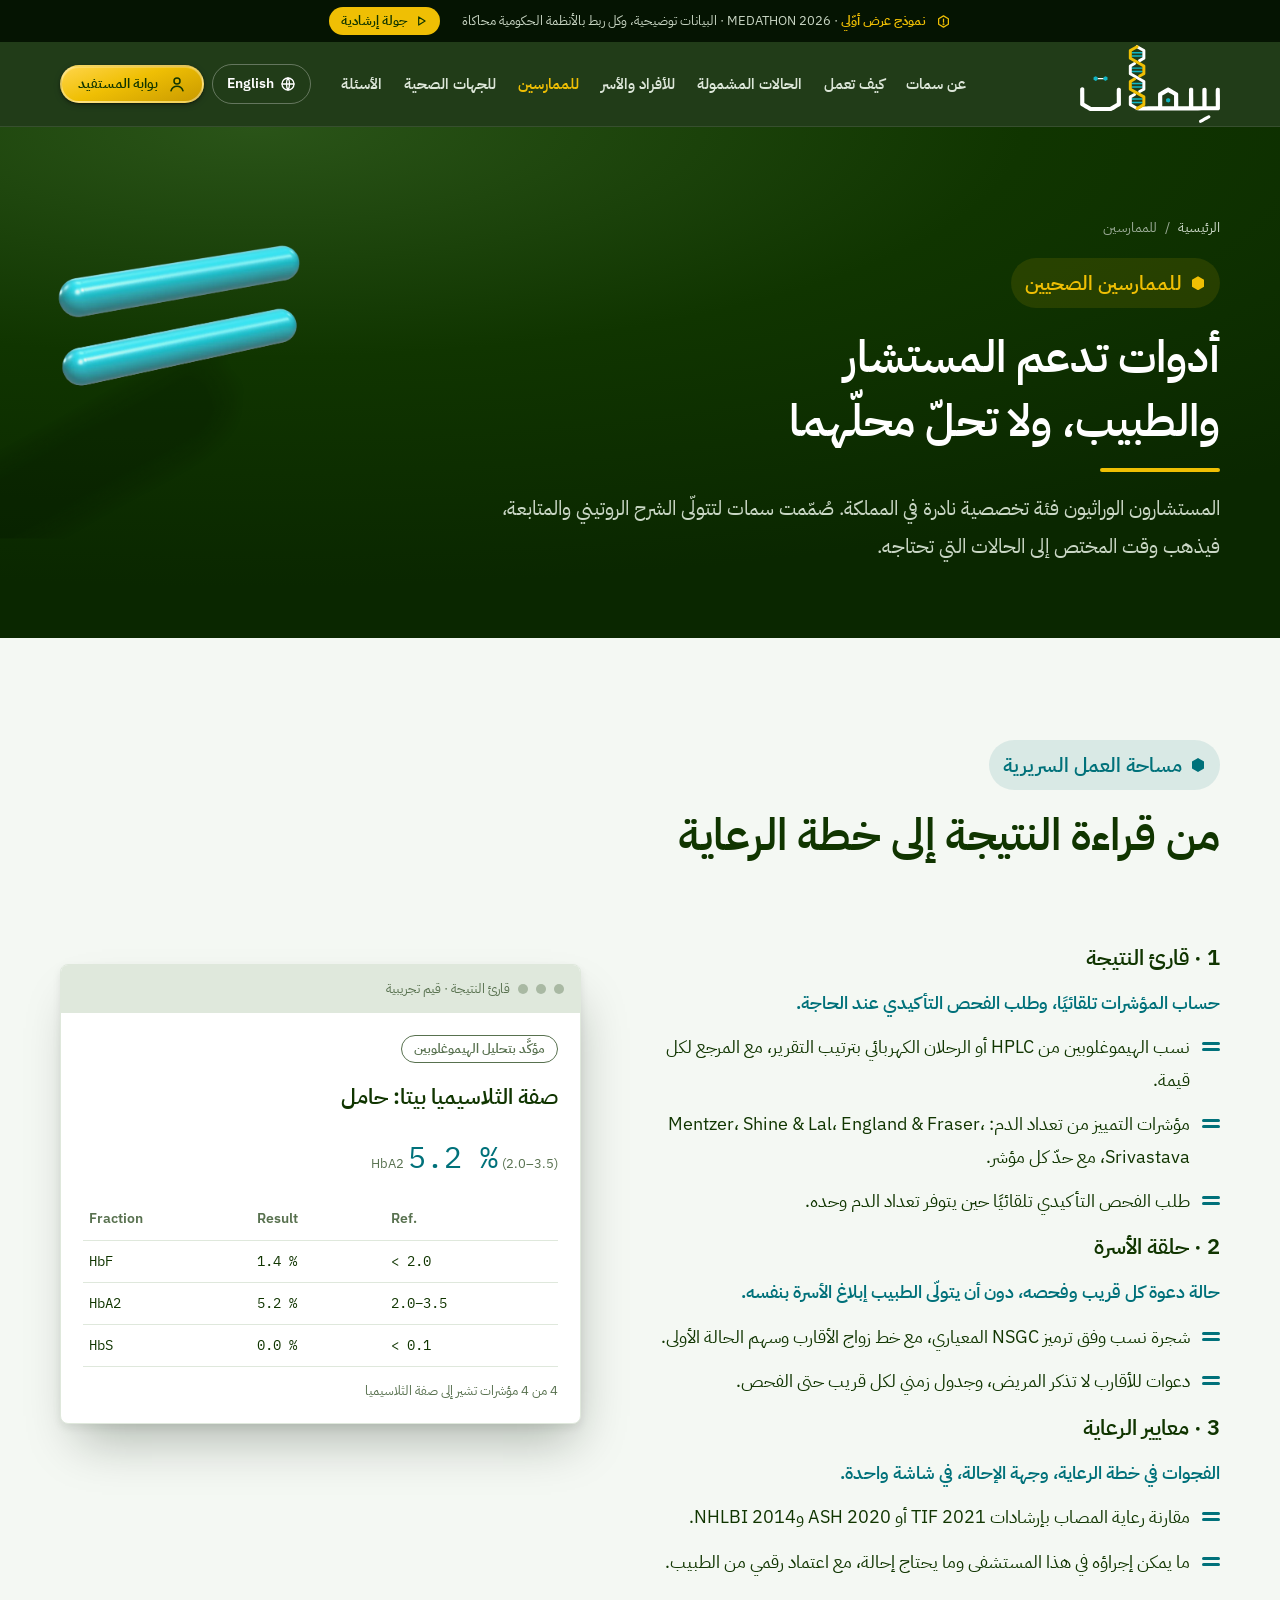
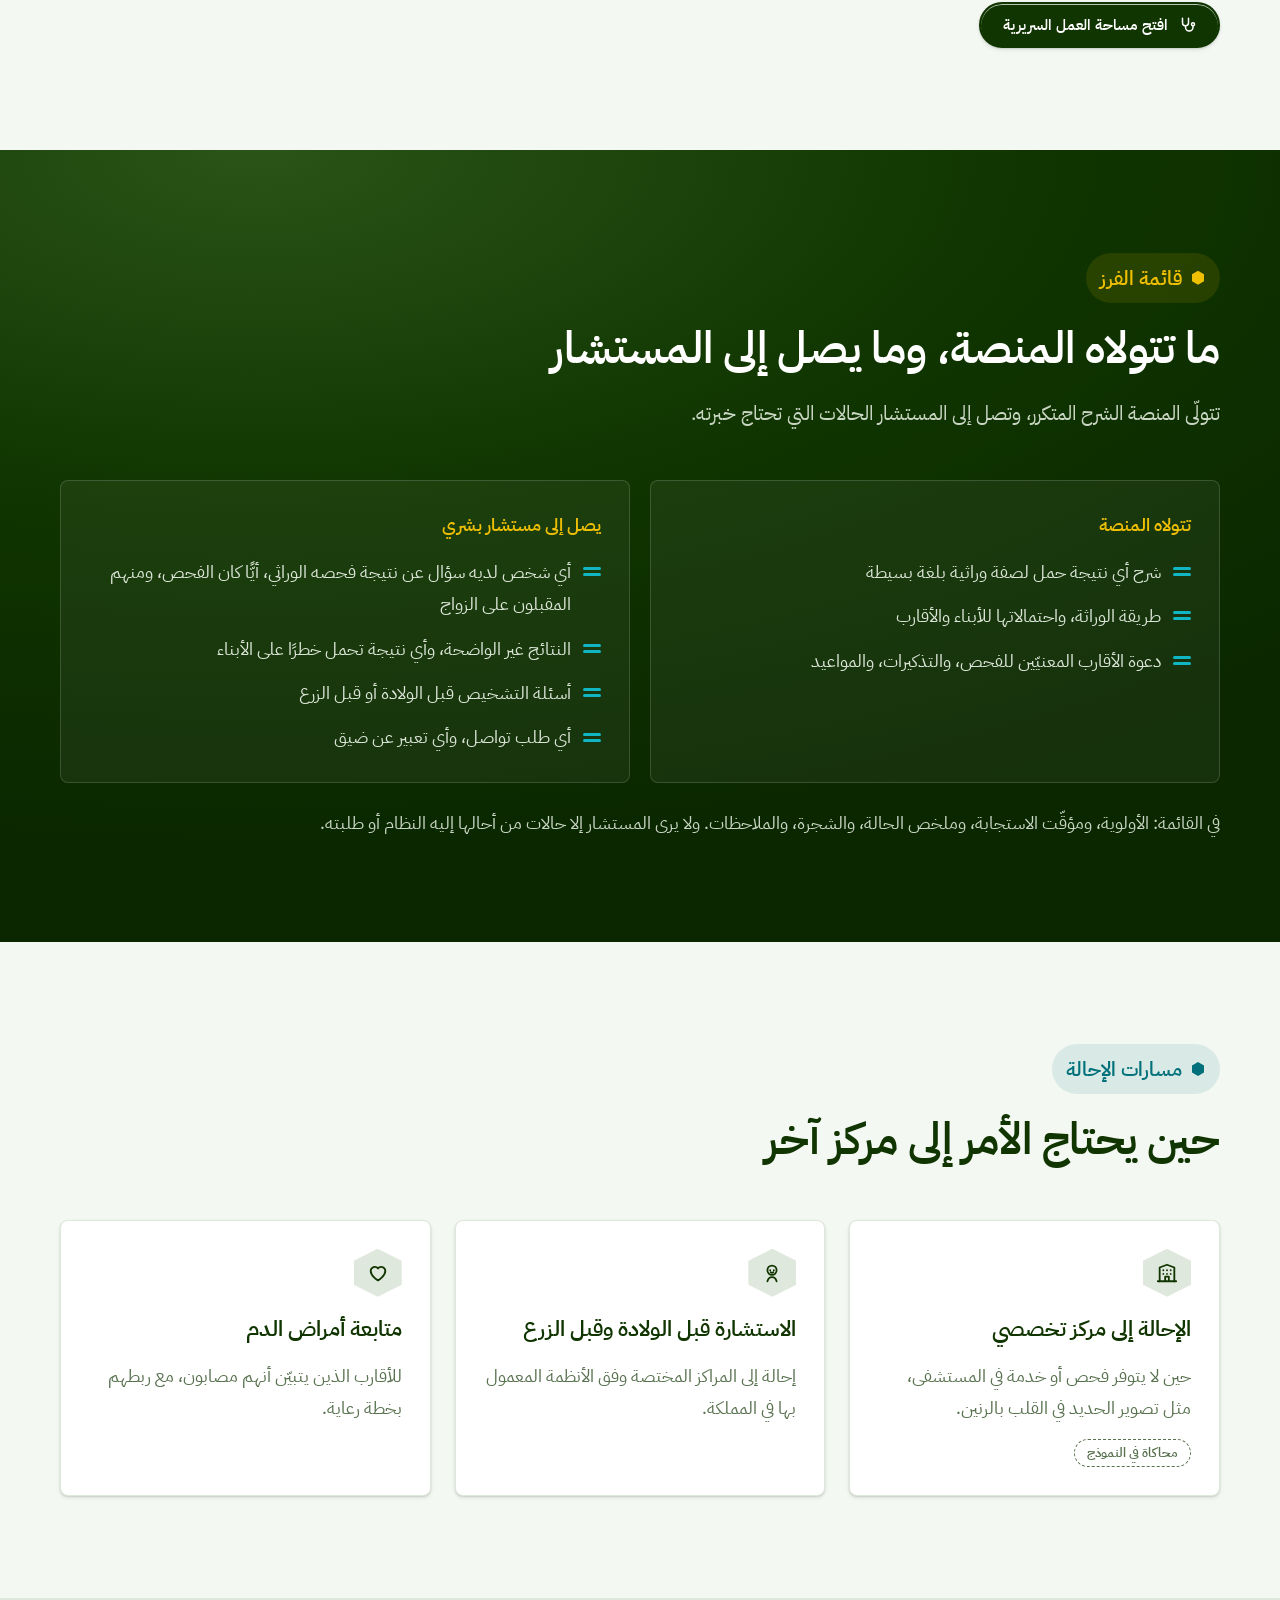
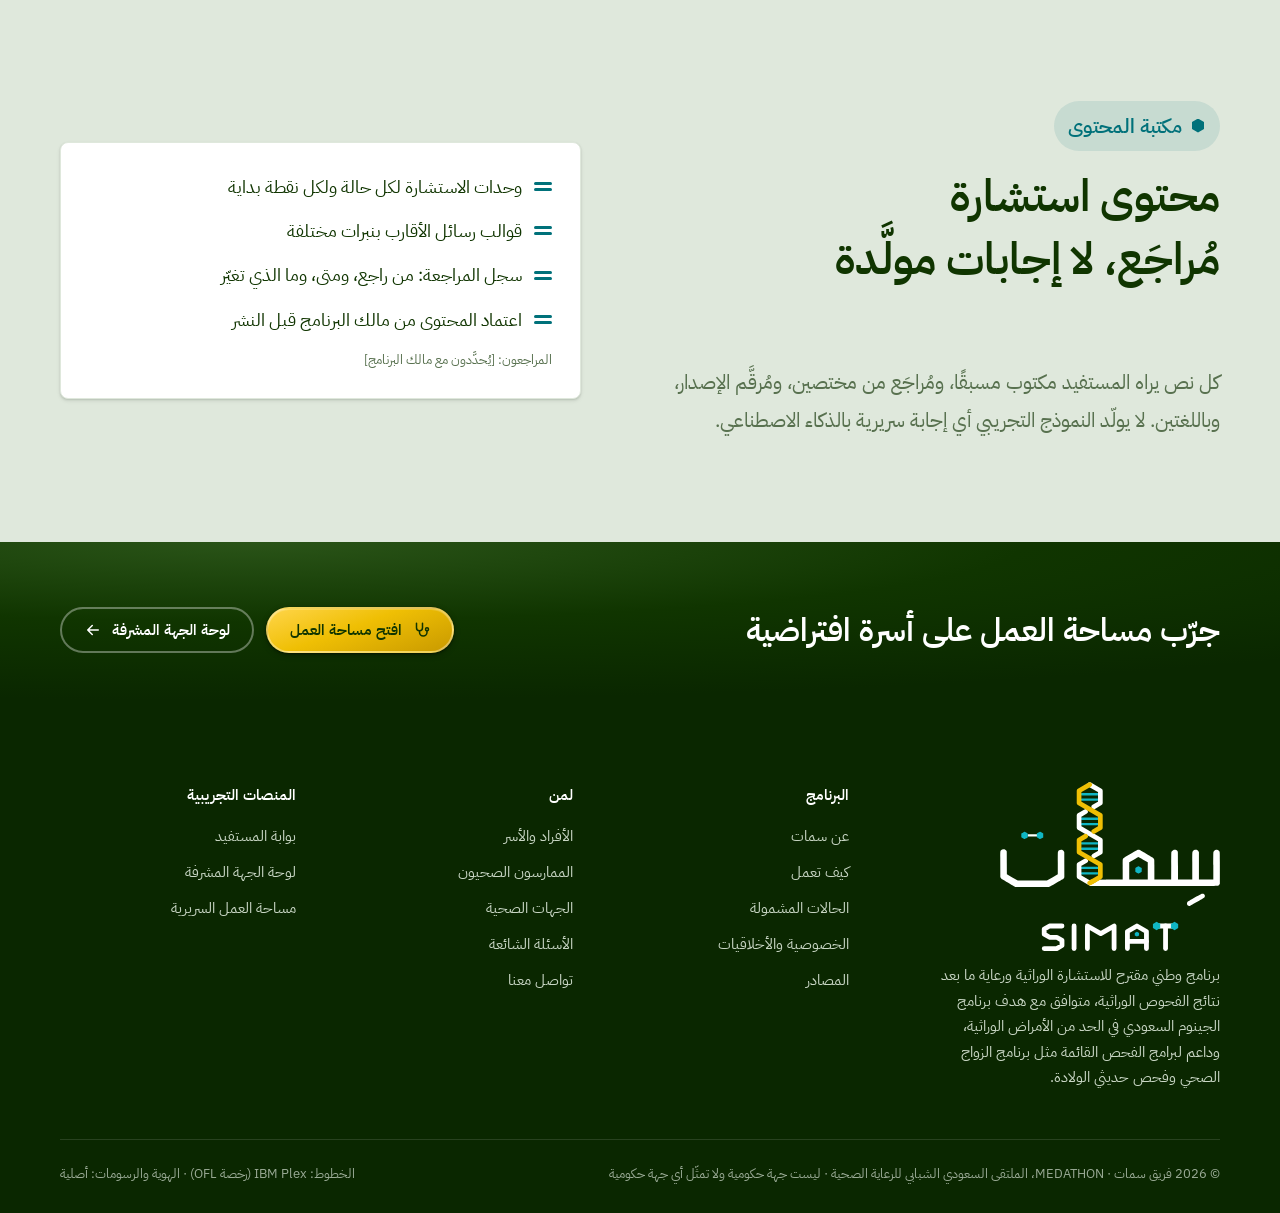
<file: professionals.html>
<!doctype html>
<html lang="ar" dir="rtl" data-lang="ar">
<head>
<meta charset="utf-8">
<meta name="viewport" content="width=device-width, initial-scale=1, viewport-fit=cover">
<title>SIMAT · For clinicians</title>
<meta name="claude:viewport-fit-sides" content="cover">
<meta name="simat-title-ar" content="سمات · للممارسين الصحيين">
<meta name="simat-title-en" content="SIMAT · For clinicians">
<link rel="icon" href="assets/logo/simat-favicon.svg" type="image/svg+xml">
<link rel="stylesheet" href="css/fonts.css">
<link rel="stylesheet" href="css/tokens.css">
<link rel="stylesheet" href="css/site.css">
<link rel="stylesheet" href="css/tour.css">
<style>
  [hidden] { display: none !important; }
  .page-hero .wrap > * { max-width: 760px; }
  .page-hero h1 { color: #fff; }
  .page-hero .art.tall { width: min(190px, 16vw); }
  .chips { display: flex; flex-wrap: wrap; gap: 8px; }
  .chip { display: inline-flex; align-items: center; gap: 6px; padding: 8px 16px; border-radius: 999px; border: 1.5px solid #FFFFFF4D; color: #fff; text-decoration: none; font-weight: 600; font-size: 15px; }
  .chip:hover { background: #FFFFFF14; }
  .chip svg { width: 16px; height: 16px; }
  .band .split .art-side { justify-self: center; width: min(420px, 100%); }
  .cta-band .wrap { display: flex; flex-wrap: wrap; gap: 24px; justify-content: space-between; align-items: center; }
  .cta-band h2 { color: #fff; max-width: 640px; }
  .sim-note { display: inline-flex; gap: 6px; align-items: center; font-size: 13px; color: var(--ink-muted); }
  .sim-note svg { width: 15px; height: 15px; }

  .mock { background: var(--surface-raised); border: 1px solid var(--line); border-radius: var(--radius-md); box-shadow: var(--elevation-3); overflow: hidden; }
  .mock .bar { display: flex; gap: 8px; align-items: center; padding: 12px 16px; background: var(--surface-sunken); font-size: 13px; color: var(--ink-muted); }
  .mock .bar i { width: 10px; height: 10px; border-radius: 50%; background: var(--line-strong); display: inline-block; opacity: .4; }
  .mock .in { padding: 22px; display: grid; gap: 14px; }
  .mock .verdict { font-size: 22px; font-weight: 600; }
  .mock .val { font-family: var(--font-mono); direction: ltr; unicode-bidi: isolate; font-size: 30px; color: var(--teal-ink); }
  .mock table { width: 100%; border-collapse: collapse; font-size: 14px; direction: ltr; }
  .mock td, .mock th { padding: 8px 6px; border-bottom: 1px solid var(--line); text-align: left; font-family: var(--font-mono); }
  .mock th { font-family: var(--font-sans); font-weight: 600; color: var(--ink-muted); }
  .split-2 { display: grid; grid-template-columns: 1fr 1fr; gap: 20px; }
  @media (max-width: 760px) { .split-2 { grid-template-columns: 1fr; } }
  .lane { display: grid; gap: 14px; align-content: start; padding: 28px; border-radius: var(--radius-md); background: #FFFFFF0D; border: 1px solid #FFFFFF26; }
  .lane .who { color: var(--strand-gold); font-weight: 600; }
  .lane ul { color: #DCE6D8; }
</style>
</head>
<body data-theme="light">
<div id="site-header" data-page="professionals.html"></div>
<main id="main">
<section class="page-hero" data-theme="dark">
  <img class="art" src="assets/img/rungs.webp" alt="" aria-hidden="true">
  <div class="wrap">
    <nav class="crumbs" aria-label="breadcrumb"><a href="index.html"><span data-l lang="ar">الرئيسية</span><span data-l lang="en">Home</span></a><span aria-hidden="true">/</span><span><span data-l lang="ar">للممارسين</span><span data-l lang="en">Clinicians</span></span></nav>
    <span class="kicker"><span data-l lang="ar">للممارسين الصحيين</span><span data-l lang="en">For clinicians and genetic counsellors</span></span>
    <h1 class="t-h1 baseline"><span data-l lang="ar">أدوات تدعم المستشار والطبيب، ولا تحلّ محلّهما</span><span data-l lang="en">Tools that support counsellors and clinicians, not replace them</span></h1>
    <p class="t-lead"><span data-l lang="ar">المستشارون الوراثيون فئة تخصصية نادرة في المملكة. صُمّمت سمات لتتولّى الشرح الروتيني والمتابعة، فيذهب وقت المختص إلى الحالات التي تحتاجه.</span><span data-l lang="en">Genetic counsellors are a scarce specialist workforce in the Kingdom. SIMAT is designed to take on routine explanation and follow-up, so specialist time goes to the cases that need it.</span></p>
    
  </div>
</section>
<section class="band">
  <div class="wrap split">
    <div class="stack">
      <div class="sec-head">
      <span class="kicker"><span data-l lang="ar">مساحة العمل السريرية</span><span data-l lang="en">Clinical workspace</span></span>
      <h2 class="t-h1"><span data-l lang="ar">من قراءة النتيجة إلى خطة الرعاية</span><span data-l lang="en">From reading the result to the care plan</span></h2>
      
    </div>
      <div class="stack-sm">
        <h3 class="t-h3"><span data-l lang="ar">1 · قارئ النتيجة</span><span data-l lang="en">1 · Result reader</span></h3>
        <p style="margin:0;color:var(--teal-ink);font-weight:600"><span data-l lang="ar">حساب المؤشرات تلقائيًا، وطلب الفحص التأكيدي عند الحاجة.</span><span data-l lang="en">Indices calculated automatically, and confirmatory testing requested when needed.</span></p>
        <ul class="bp"><li><span data-l lang="ar">نسب الهيموغلوبين من HPLC أو الرحلان الكهربائي بترتيب التقرير، مع المرجع لكل قيمة.</span><span data-l lang="en">Haemoglobin fractions from HPLC or electrophoresis in report order, with a reference range for each value.</span></li><li><span data-l lang="ar">مؤشرات التمييز من تعداد الدم: Mentzer، Shine & Lal، England & Fraser، Srivastava، مع حدّ كل مؤشر.</span><span data-l lang="en">Discriminant indices from the blood count: Mentzer, Shine & Lal, England & Fraser, Srivastava, each with its cut-off.</span></li><li><span data-l lang="ar">طلب الفحص التأكيدي تلقائيًا حين يتوفر تعداد الدم وحده.</span><span data-l lang="en">An automatic confirmatory test request when only a blood count is available.</span></li></ul>
        <h3 class="t-h3"><span data-l lang="ar">2 · حلقة الأسرة</span><span data-l lang="en">2 · Family loop</span></h3>
        <p style="margin:0;color:var(--teal-ink);font-weight:600"><span data-l lang="ar">حالة دعوة كل قريب وفحصه، دون أن يتولّى الطبيب إبلاغ الأسرة بنفسه.</span><span data-l lang="en">Each relative’s invitation and testing status, without the clinician having to notify the family.</span></p>
        <ul class="bp"><li><span data-l lang="ar">شجرة نسب وفق ترميز NSGC المعياري، مع خط زواج الأقارب وسهم الحالة الأولى.</span><span data-l lang="en">A pedigree in standard NSGC nomenclature, with the consanguinity line and proband arrow.</span></li><li><span data-l lang="ar">دعوات للأقارب لا تذكر المريض، وجدول زمني لكل قريب حتى الفحص.</span><span data-l lang="en">Invitations to relatives that never name the patient, and a timeline for each relative up to testing.</span></li></ul>
        <h3 class="t-h3"><span data-l lang="ar">3 · معايير الرعاية</span><span data-l lang="en">3 · Care checks</span></h3>
        <p style="margin:0;color:var(--teal-ink);font-weight:600"><span data-l lang="ar">الفجوات في خطة الرعاية، وجهة الإحالة، في شاشة واحدة.</span><span data-l lang="en">Gaps in the care plan, and where to refer, on one screen.</span></p>
        <ul class="bp"><li><span data-l lang="ar">مقارنة رعاية المصاب بإرشادات TIF 2021 أو ASH 2020 وNHLBI 2014.</span><span data-l lang="en">Care for an affected person compared with TIF 2021, or ASH 2020 and NHLBI 2014.</span></li><li><span data-l lang="ar">ما يمكن إجراؤه في هذا المستشفى وما يحتاج إحالة، مع اعتماد رقمي من الطبيب.</span><span data-l lang="en">What this hospital can do and what needs a referral, with the clinician’s digital sign-off.</span></li></ul>
      </div>
      <div class="row"><a class="btn btn-primary" href="clinical.html"><i data-icon="stethoscope"></i><span data-l lang="ar">افتح مساحة العمل السريرية</span><span data-l lang="en">Open the clinical workspace</span></a></div>
    </div>
    <div class="mock" aria-hidden="true">
      <div class="bar"><i></i><i></i><i></i><span><span data-l lang="ar">قارئ النتيجة · قيم تجريبية</span><span data-l lang="en">Result reader · demo values</span></span></div>
      <div class="in">
        <span class="tag"><span data-l lang="ar">مؤكَّد بتحليل الهيموغلوبين</span><span data-l lang="en">Confirmed on HPLC</span></span>
        <div class="verdict"><span data-l lang="ar">صفة الثلاسيميا بيتا: حامل</span><span data-l lang="en">β-thalassaemia trait: carrier</span></div>
        <div><span class="t-cap">HbA2</span> <span class="val">5.2 %</span> <span class="t-cap">(2.0–3.5)</span></div>
        <table><thead><tr><th>Fraction</th><th>Result</th><th>Ref.</th></tr></thead><tbody>
          <tr><td>HbF</td><td>1.4 %</td><td>&lt; 2.0</td></tr><tr><td>HbA2</td><td>5.2 %</td><td>2.0–3.5</td></tr><tr><td>HbS</td><td>0.0 %</td><td>&lt; 0.1</td></tr></tbody></table>
        <span class="t-cap"><span data-l lang="ar">4 من 4 مؤشرات تشير إلى صفة الثلاسيميا</span><span data-l lang="en">4 of 4 indices point to a thalassaemia trait</span></span>
      </div>
    </div>
  </div>
</section>

<section class="band" data-theme="dark">
  <div class="wrap">
    <div class="sec-head">
      <span class="kicker"><span data-l lang="ar">قائمة الفرز</span><span data-l lang="en">Triage queue</span></span>
      <h2 class="t-h1"><span data-l lang="ar">ما تتولاه المنصة، وما يصل إلى المستشار</span><span data-l lang="en">What the platform handles, and what reaches a counsellor</span></h2>
      <p class="t-lead" style="color:#C9D6C4"><span data-l lang="ar">تتولّى المنصة الشرح المتكرر، وتصل إلى المستشار الحالات التي تحتاج خبرته.</span><span data-l lang="en">The platform handles routine explanation; the cases that need a counsellor’s expertise reach the counsellor.</span></p>
    </div>
    <div class="split-2">
      <div class="lane"><span class="who"><span data-l lang="ar">تتولاه المنصة</span><span data-l lang="en">Handled by the platform</span></span><ul class="bp"><li><span data-l lang="ar">شرح أي نتيجة حمل لصفة وراثية بلغة بسيطة</span><span data-l lang="en">Explaining any carrier result in plain language</span></li><li><span data-l lang="ar">طريقة الوراثة، واحتمالاتها للأبناء والأقارب</span><span data-l lang="en">How the trait is inherited, and the odds for children and relatives</span></li><li><span data-l lang="ar">دعوة الأقارب المعنيّين للفحص، والتذكيرات، والمواعيد</span><span data-l lang="en">Inviting the relatives concerned to be tested, reminders and appointments</span></li></ul></div>
      <div class="lane"><span class="who"><span data-l lang="ar">يصل إلى مستشار بشري</span><span data-l lang="en">Reaches a human counsellor</span></span><ul class="bp"><li><span data-l lang="ar">أي شخص لديه سؤال عن نتيجة فحصه الوراثي، أيًّا كان الفحص، ومنهم المقبلون على الزواج</span><span data-l lang="en">Anyone with a question about their genetic test result, whatever the test, including couples planning to marry</span></li><li><span data-l lang="ar">النتائج غير الواضحة، وأي نتيجة تحمل خطرًا على الأبناء</span><span data-l lang="en">Unclear results, and any result that carries a risk for future children</span></li><li><span data-l lang="ar">أسئلة التشخيص قبل الولادة أو قبل الزرع</span><span data-l lang="en">Questions about prenatal or preimplantation diagnosis</span></li><li><span data-l lang="ar">أي طلب تواصل، وأي تعبير عن ضيق</span><span data-l lang="en">Any request for contact, and any sign of distress</span></li></ul></div>
    </div>
    <p style="margin-top:24px;color:#C9D6C4"><span data-l lang="ar">في القائمة: الأولوية، ومؤقّت الاستجابة، وملخص الحالة، والشجرة، والملاحظات. ولا يرى المستشار إلا حالات من أحالها إليه النظام أو طلبته.</span><span data-l lang="en">In the queue: priority, response timer, case summary, pedigree and notes. A counsellor only sees cases the system routed to them or that asked for them.</span></p>
  </div>
</section>

<section class="band">
  <div class="wrap">
    <div class="sec-head">
      <span class="kicker"><span data-l lang="ar">مسارات الإحالة</span><span data-l lang="en">Referral pathways</span></span>
      <h2 class="t-h1"><span data-l lang="ar">حين يحتاج الأمر إلى مركز آخر</span><span data-l lang="en">When another centre is needed</span></h2>
      
    </div>
    <div class="grid-3">
      <div class="card"><span class="ic"><i data-icon="building"></i></span><h3 class="t-h3"><span data-l lang="ar">الإحالة إلى مركز تخصصي</span><span data-l lang="en">Referral to a tertiary centre</span></h3><p class="muted"><span data-l lang="ar">حين لا يتوفر فحص أو خدمة في المستشفى، مثل تصوير الحديد في القلب بالرنين.</span><span data-l lang="en">When a test or service is not available locally, such as cardiac iron MRI.</span></p><span class="tag sim"><span data-l lang="ar">محاكاة في النموذج</span><span data-l lang="en">Simulated in the demo</span></span></div>
      <div class="card"><span class="ic"><i data-icon="baby"></i></span><h3 class="t-h3"><span data-l lang="ar">الاستشارة قبل الولادة وقبل الزرع</span><span data-l lang="en">Prenatal and preimplantation counselling</span></h3><p class="muted"><span data-l lang="ar">إحالة إلى المراكز المختصة وفق الأنظمة المعمول بها في المملكة.</span><span data-l lang="en">Referral to specialised centres under the regulations in force in the Kingdom.</span></p></div>
      <div class="card"><span class="ic"><i data-icon="heart"></i></span><h3 class="t-h3"><span data-l lang="ar">متابعة أمراض الدم</span><span data-l lang="en">Haematology follow-up</span></h3><p class="muted"><span data-l lang="ar">للأقارب الذين يتبيّن أنهم مصابون، مع ربطهم بخطة رعاية.</span><span data-l lang="en">For relatives found to be affected, linked to a care plan.</span></p></div>
    </div>
  </div>
</section>

<section class="band sunken">
  <div class="wrap split">
    <div class="stack">
      <div class="sec-head">
      <span class="kicker"><span data-l lang="ar">مكتبة المحتوى</span><span data-l lang="en">Content library</span></span>
      <h2 class="t-h1"><span data-l lang="ar">محتوى استشارة مُراجَع، لا إجابات مولَّدة</span><span data-l lang="en">Reviewed counselling content, not generated answers</span></h2>
      
    </div>
      <p class="t-lead"><span data-l lang="ar">كل نص يراه المستفيد مكتوب مسبقًا، ومُراجَع من مختصين، ومُرقَّم الإصدار، وباللغتين. لا يولّد النموذج التجريبي أي إجابة سريرية بالذكاء الاصطناعي.</span><span data-l lang="en">Every text a person sees is written in advance, reviewed by specialists, versioned and bilingual. The demo does not generate any clinical answer with AI.</span></p>
    </div>
    <div class="card">
      <ul class="bp"><li><span data-l lang="ar">وحدات الاستشارة لكل حالة ولكل نقطة بداية</span><span data-l lang="en">Counselling modules per condition and per entry point</span></li><li><span data-l lang="ar">قوالب رسائل الأقارب بنبرات مختلفة</span><span data-l lang="en">Relative message templates in different tones</span></li><li><span data-l lang="ar">سجل المراجعة: من راجع، ومتى، وما الذي تغيّر</span><span data-l lang="en">Review log: who reviewed, when, and what changed</span></li><li><span data-l lang="ar">اعتماد المحتوى من مالك البرنامج قبل النشر</span><span data-l lang="en">Content approval by the programme owner before publishing</span></li></ul>
      <span class="t-cap"><span data-l lang="ar">المراجعون: [يُحدَّدون مع مالك البرنامج]</span><span data-l lang="en">Reviewers: [to be named with the programme owner]</span></span>
    </div>
  </div>
</section>
<section class="band band-tight cta-band" data-theme="dark"><div class="wrap">
  <h2 class="t-h2"><span data-l lang="ar">جرّب مساحة العمل على أسرة افتراضية</span><span data-l lang="en">Try the workspace on a fictional family</span></h2><div class="row"><a class="btn btn-primary" href="clinical.html"><i data-icon="stethoscope"></i><span data-l lang="ar">افتح مساحة العمل</span><span data-l lang="en">Open the workspace</span></a><a class="btn" href="console.html"><span data-l lang="ar">لوحة الجهة المشرفة</span><span data-l lang="en">Authority console</span><i data-icon="arrow" class="flip-rtl"></i></a></div></div></section>
</main>
<footer id="site-footer"></footer>
<script src="js/icons.js"></script>
<script src="js/core.js"></script>

<script src="js/tour-steps.js"></script>
<script src="js/tour-engine.js"></script>
</body>
</html>
</file>
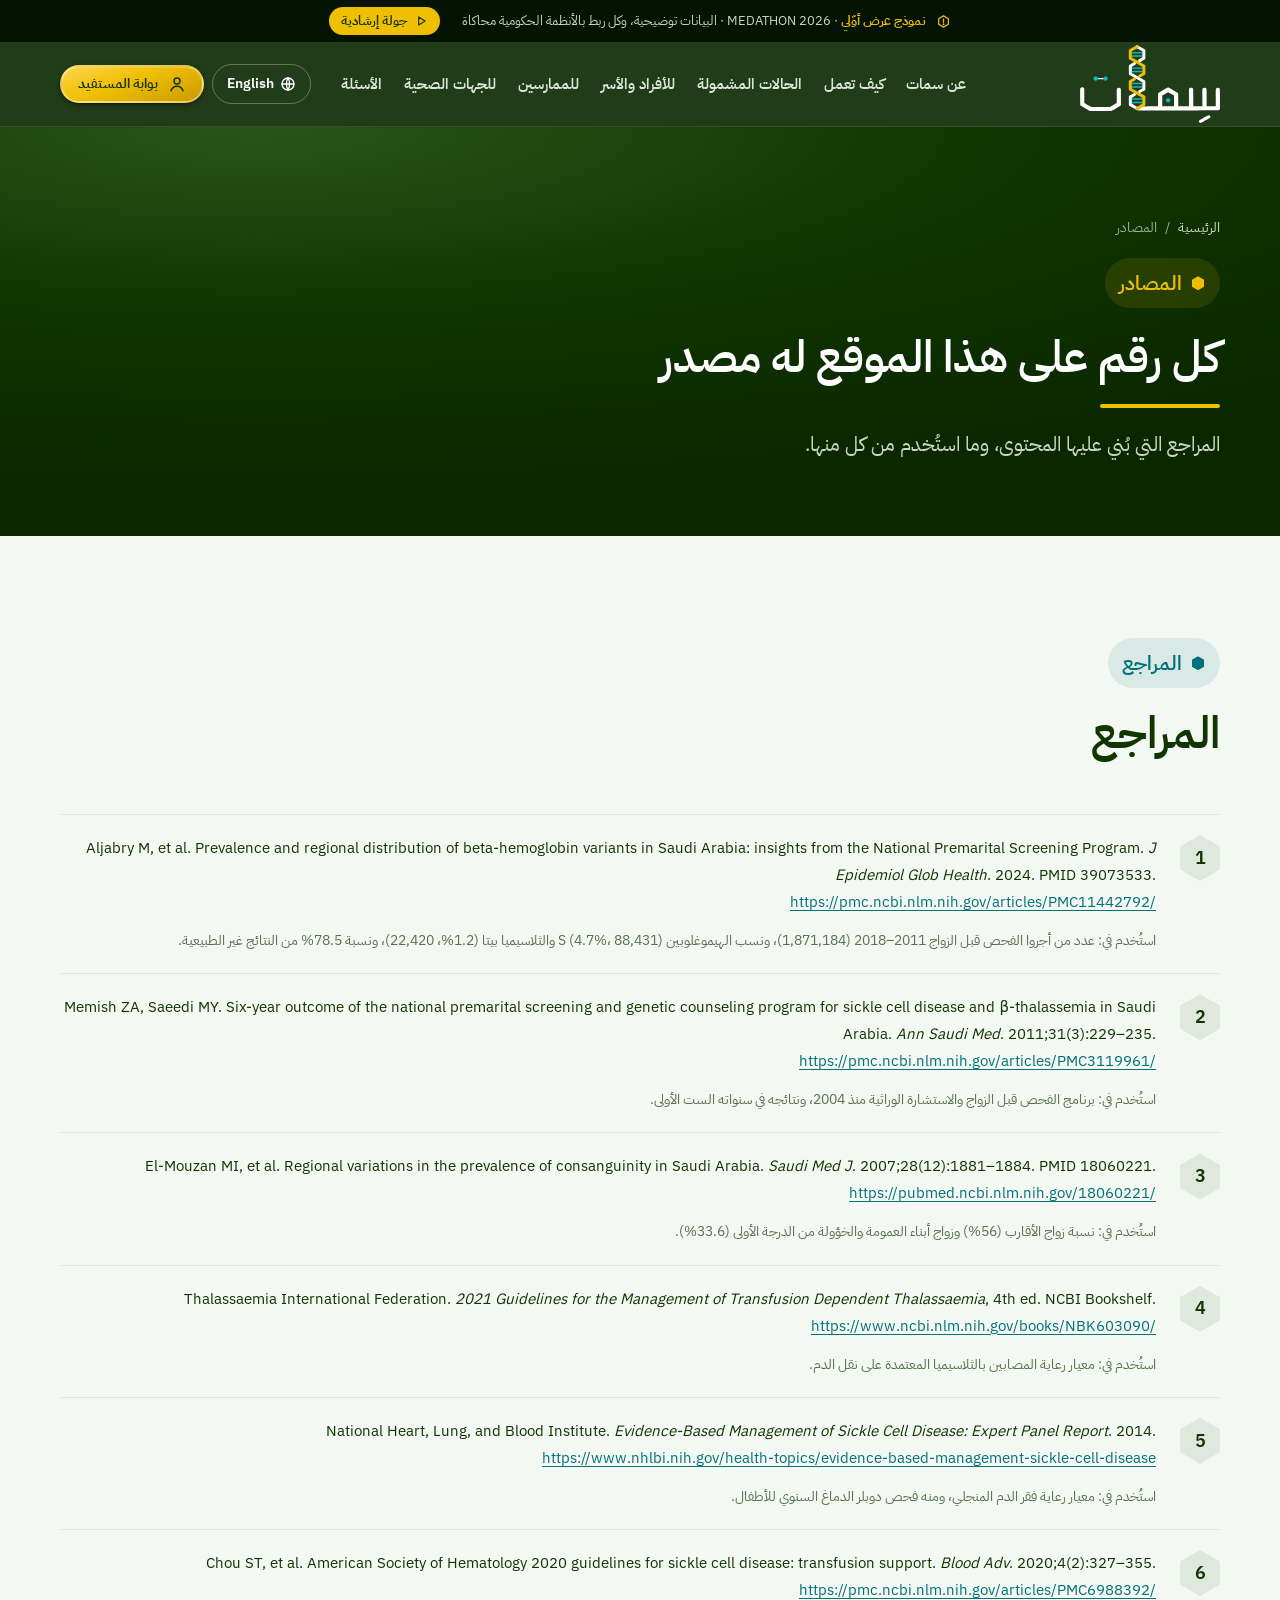
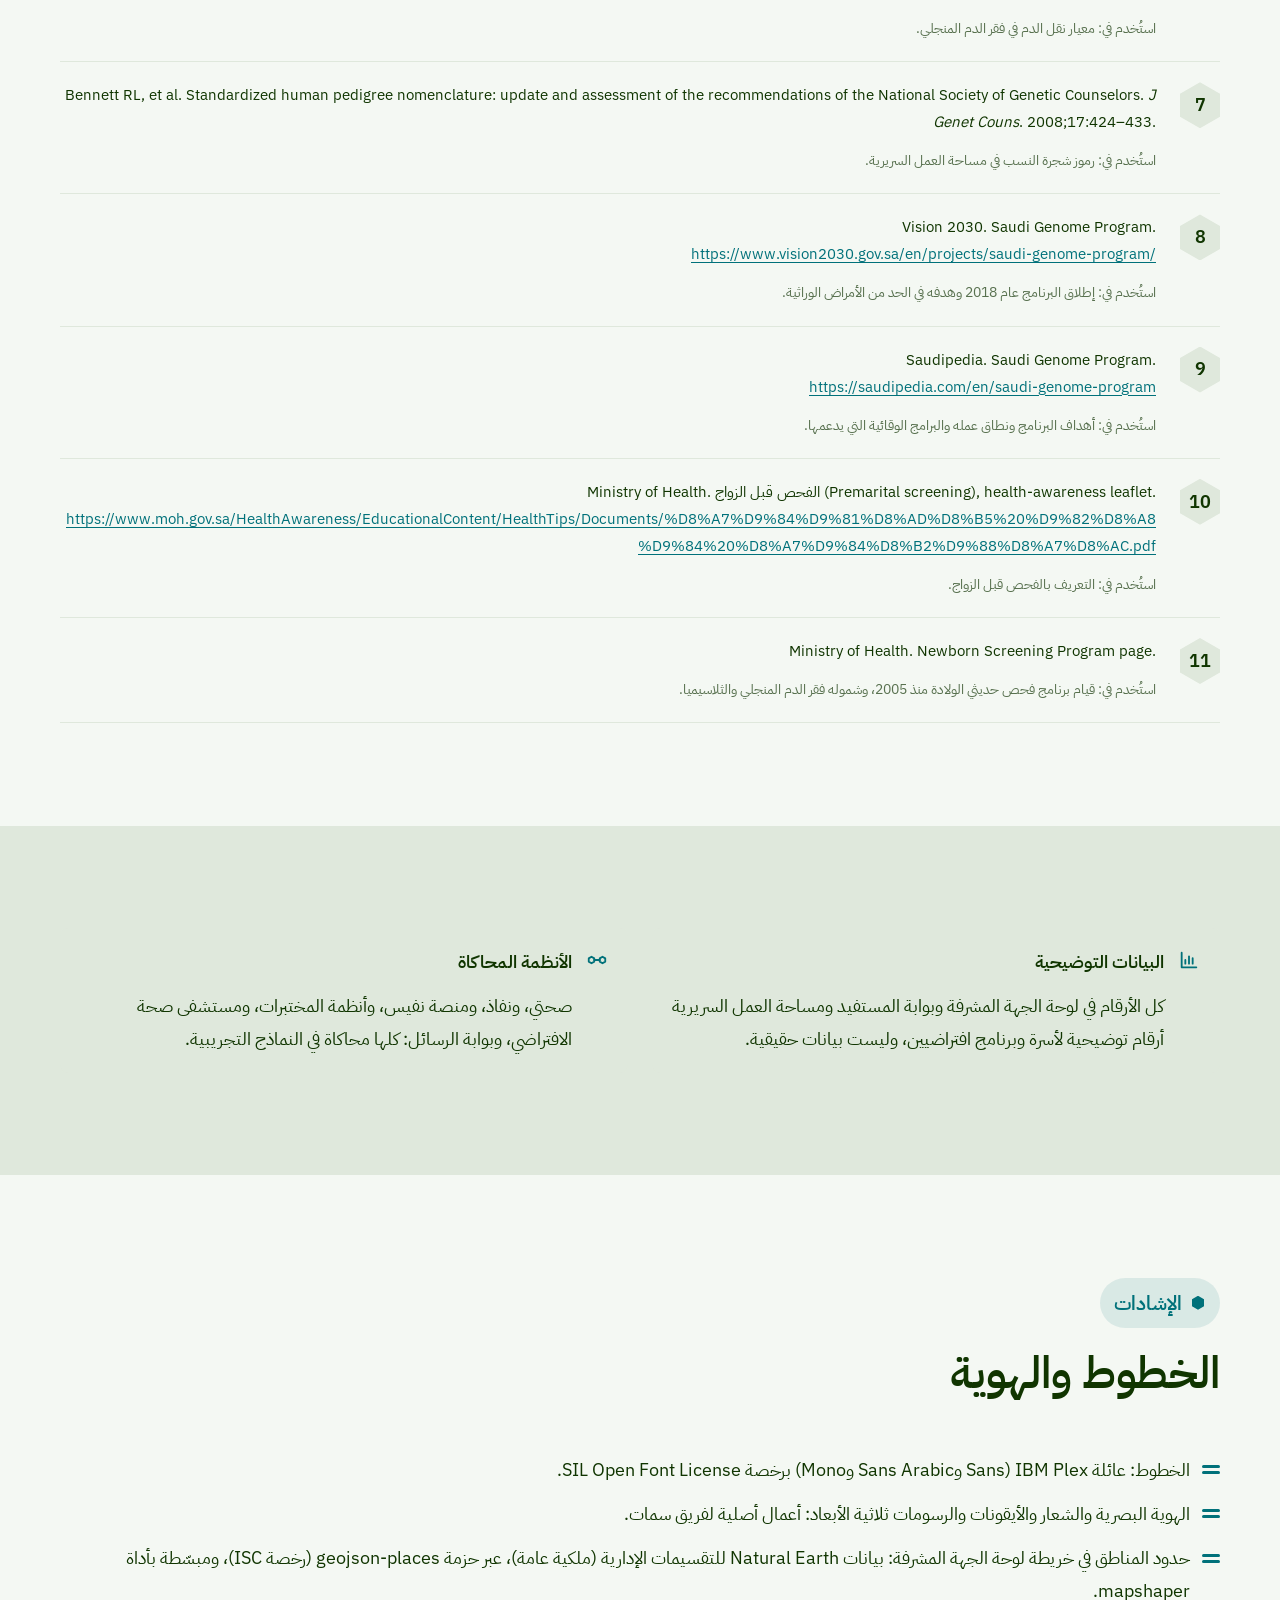
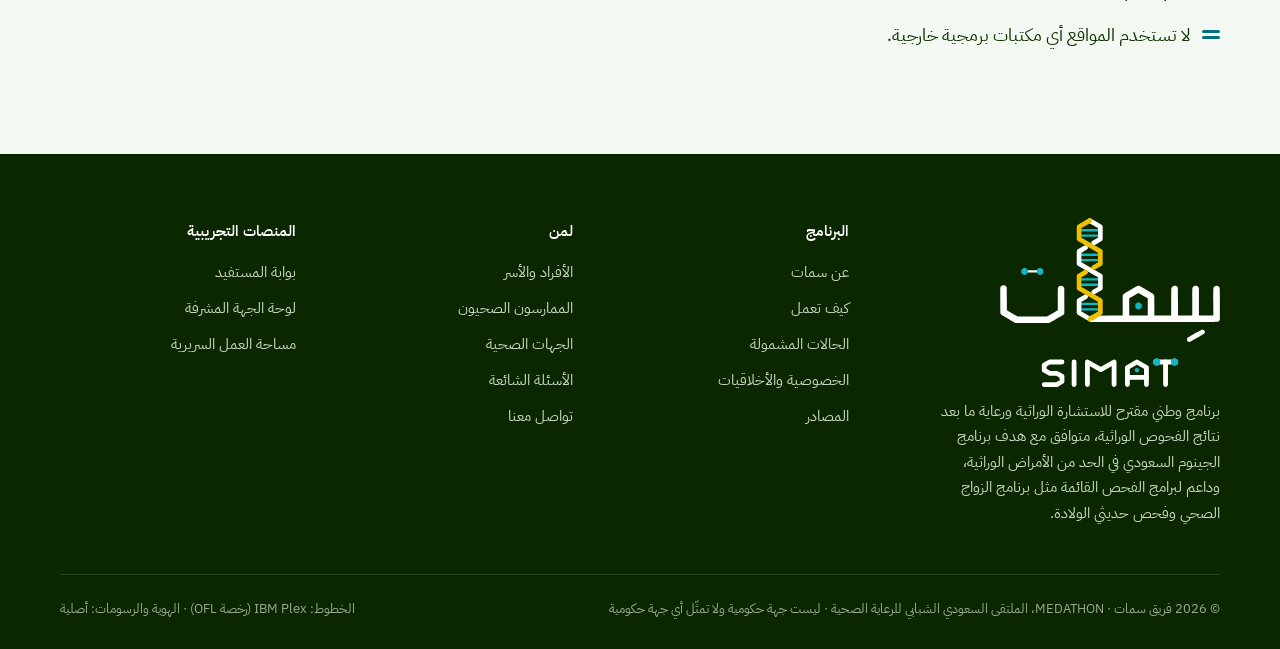
<file: sources.html>
<!doctype html>
<html lang="ar" dir="rtl" data-lang="ar">
<head>
<meta charset="utf-8">
<meta name="viewport" content="width=device-width, initial-scale=1, viewport-fit=cover">
<title>SIMAT · Sources</title>
<meta name="claude:viewport-fit-sides" content="cover">
<meta name="simat-title-ar" content="سمات · المصادر">
<meta name="simat-title-en" content="SIMAT · Sources">
<link rel="icon" href="assets/logo/simat-favicon.svg" type="image/svg+xml">
<link rel="stylesheet" href="css/fonts.css">
<link rel="stylesheet" href="css/tokens.css">
<link rel="stylesheet" href="css/site.css">
<link rel="stylesheet" href="css/tour.css">
<style>
  [hidden] { display: none !important; }
  .page-hero .wrap > * { max-width: 760px; }
  .page-hero h1 { color: #fff; }
  .page-hero .art.tall { width: min(190px, 16vw); }
  .chips { display: flex; flex-wrap: wrap; gap: 8px; }
  .chip { display: inline-flex; align-items: center; gap: 6px; padding: 8px 16px; border-radius: 999px; border: 1.5px solid #FFFFFF4D; color: #fff; text-decoration: none; font-weight: 600; font-size: 15px; }
  .chip:hover { background: #FFFFFF14; }
  .chip svg { width: 16px; height: 16px; }
  .band .split .art-side { justify-self: center; width: min(420px, 100%); }
  .cta-band .wrap { display: flex; flex-wrap: wrap; gap: 24px; justify-content: space-between; align-items: center; }
  .cta-band h2 { color: #fff; max-width: 640px; }
  .sim-note { display: inline-flex; gap: 6px; align-items: center; font-size: 13px; color: var(--ink-muted); }
  .sim-note svg { width: 15px; height: 15px; }

  ol.refs { margin: 0; padding: 0; list-style: none; counter-reset: r; display: grid; gap: 0; border-top: 1px solid var(--line); }
  ol.refs li { counter-increment: r; display: grid; grid-template-columns: 48px minmax(0, 1fr); gap: 16px; padding: 20px 0; border-bottom: 1px solid var(--line); }
  ol.refs li::before { content: counter(r); width: 40px; height: 46px; display: grid; place-items: center; font-weight: 600; background: var(--surface-sunken); color: var(--ink);
    clip-path: polygon(50% 0, 100% 25%, 100% 75%, 50% 100%, 0 75%, 0 25%); }
  ol.refs .cite { direction: ltr; unicode-bidi: isolate; text-align: left; font-size: 15px; }
  :root[dir="rtl"] ol.refs .cite { text-align: right; }
  ol.refs .used { font-size: 14px; color: var(--ink-muted); }
  ol.refs a { overflow-wrap: anywhere; }
</style>
</head>
<body data-theme="light">
<div id="site-header" data-page="sources.html"></div>
<main id="main">
<section class="page-hero" data-theme="dark">
  
  <div class="wrap">
    <nav class="crumbs" aria-label="breadcrumb"><a href="index.html"><span data-l lang="ar">الرئيسية</span><span data-l lang="en">Home</span></a><span aria-hidden="true">/</span><span><span data-l lang="ar">المصادر</span><span data-l lang="en">Sources</span></span></nav>
    <span class="kicker"><span data-l lang="ar">المصادر</span><span data-l lang="en">Sources</span></span>
    <h1 class="t-h1 baseline"><span data-l lang="ar">كل رقم على هذا الموقع له مصدر</span><span data-l lang="en">Every number on this site has a source</span></h1>
    <p class="t-lead"><span data-l lang="ar">المراجع التي بُني عليها المحتوى، وما استُخدم من كل منها.</span><span data-l lang="en">The references the content is built on, and what each one was used for.</span></p>
    
  </div>
</section>
<section class="band">
  <div class="wrap">
    <div class="sec-head">
      <span class="kicker"><span data-l lang="ar">المراجع</span><span data-l lang="en">References</span></span>
      <h2 class="t-h1"><span data-l lang="ar">المراجع</span><span data-l lang="en">References</span></h2>
      
    </div>
    <ol class="refs"><li><div class="stack-sm"><span class="cite">Aljabry M, et al. Prevalence and regional distribution of beta-hemoglobin variants in Saudi Arabia: insights from the National Premarital Screening Program. <i>J Epidemiol Glob Health</i>. 2024. PMID 39073533.<br><a href="https://pmc.ncbi.nlm.nih.gov/articles/PMC11442792/" target="_blank" rel="noopener">https://pmc.ncbi.nlm.nih.gov/articles/PMC11442792/</a></span><span class="used"><span data-l lang="ar">استُخدم في: عدد من أجروا الفحص قبل الزواج 2011–2018 (1,871,184)، ونسب الهيموغلوبين S (4.7%، 88,431) والثلاسيميا بيتا (1.2%، 22,420)، ونسبة 78.5% من النتائج غير الطبيعية.</span><span data-l lang="en">Used for: Premarital screens 2011–2018 (1,871,184); haemoglobin S (4.7%, 88,431) and β-thalassaemia (1.2%, 22,420); 78.5% of abnormal results.</span></span></div></li><li><div class="stack-sm"><span class="cite">Memish ZA, Saeedi MY. Six-year outcome of the national premarital screening and genetic counseling program for sickle cell disease and β-thalassemia in Saudi Arabia. <i>Ann Saudi Med</i>. 2011;31(3):229–235.<br><a href="https://pmc.ncbi.nlm.nih.gov/articles/PMC3119961/" target="_blank" rel="noopener">https://pmc.ncbi.nlm.nih.gov/articles/PMC3119961/</a></span><span class="used"><span data-l lang="ar">استُخدم في: برنامج الفحص قبل الزواج والاستشارة الوراثية منذ 2004، ونتائجه في سنواته الست الأولى.</span><span data-l lang="en">Used for: The premarital screening and genetic counselling programme since 2004 and its first six years of outcomes.</span></span></div></li><li><div class="stack-sm"><span class="cite">El-Mouzan MI, et al. Regional variations in the prevalence of consanguinity in Saudi Arabia. <i>Saudi Med J</i>. 2007;28(12):1881–1884. PMID 18060221.<br><a href="https://pubmed.ncbi.nlm.nih.gov/18060221/" target="_blank" rel="noopener">https://pubmed.ncbi.nlm.nih.gov/18060221/</a></span><span class="used"><span data-l lang="ar">استُخدم في: نسبة زواج الأقارب (56%) وزواج أبناء العمومة والخؤولة من الدرجة الأولى (33.6%).</span><span data-l lang="en">Used for: Consanguinity (56%) and first-cousin marriage (33.6%).</span></span></div></li><li><div class="stack-sm"><span class="cite">Thalassaemia International Federation. <i>2021 Guidelines for the Management of Transfusion Dependent Thalassaemia</i>, 4th ed. NCBI Bookshelf.<br><a href="https://www.ncbi.nlm.nih.gov/books/NBK603090/" target="_blank" rel="noopener">https://www.ncbi.nlm.nih.gov/books/NBK603090/</a></span><span class="used"><span data-l lang="ar">استُخدم في: معيار رعاية المصابين بالثلاسيميا المعتمدة على نقل الدم.</span><span data-l lang="en">Used for: Care standard for transfusion-dependent thalassaemia.</span></span></div></li><li><div class="stack-sm"><span class="cite">National Heart, Lung, and Blood Institute. <i>Evidence-Based Management of Sickle Cell Disease: Expert Panel Report</i>. 2014.<br><a href="https://www.nhlbi.nih.gov/health-topics/evidence-based-management-sickle-cell-disease" target="_blank" rel="noopener">https://www.nhlbi.nih.gov/health-topics/evidence-based-management-sickle-cell-disease</a></span><span class="used"><span data-l lang="ar">استُخدم في: معيار رعاية فقر الدم المنجلي، ومنه فحص دوبلر الدماغ السنوي للأطفال.</span><span data-l lang="en">Used for: Sickle cell care standard, including yearly transcranial Doppler for children.</span></span></div></li><li><div class="stack-sm"><span class="cite">Chou ST, et al. American Society of Hematology 2020 guidelines for sickle cell disease: transfusion support. <i>Blood Adv</i>. 2020;4(2):327–355.<br><a href="https://pmc.ncbi.nlm.nih.gov/articles/PMC6988392/" target="_blank" rel="noopener">https://pmc.ncbi.nlm.nih.gov/articles/PMC6988392/</a></span><span class="used"><span data-l lang="ar">استُخدم في: معيار نقل الدم في فقر الدم المنجلي.</span><span data-l lang="en">Used for: Transfusion standard for sickle cell disease.</span></span></div></li><li><div class="stack-sm"><span class="cite">Bennett RL, et al. Standardized human pedigree nomenclature: update and assessment of the recommendations of the National Society of Genetic Counselors. <i>J Genet Couns</i>. 2008;17:424–433.</span><span class="used"><span data-l lang="ar">استُخدم في: رموز شجرة النسب في مساحة العمل السريرية.</span><span data-l lang="en">Used for: Pedigree symbols in the clinical workspace.</span></span></div></li><li><div class="stack-sm"><span class="cite">Vision 2030. Saudi Genome Program.<br><a href="https://www.vision2030.gov.sa/en/projects/saudi-genome-program/" target="_blank" rel="noopener">https://www.vision2030.gov.sa/en/projects/saudi-genome-program/</a></span><span class="used"><span data-l lang="ar">استُخدم في: إطلاق البرنامج عام 2018 وهدفه في الحد من الأمراض الوراثية.</span><span data-l lang="en">Used for: The programme’s 2018 launch and its goal of reducing genetic disease.</span></span></div></li><li><div class="stack-sm"><span class="cite">Saudipedia. Saudi Genome Program.<br><a href="https://saudipedia.com/en/saudi-genome-program" target="_blank" rel="noopener">https://saudipedia.com/en/saudi-genome-program</a></span><span class="used"><span data-l lang="ar">استُخدم في: أهداف البرنامج ونطاق عمله والبرامج الوقائية التي يدعمها.</span><span data-l lang="en">Used for: The programme’s objectives, scope and the preventive programmes it supports.</span></span></div></li><li><div class="stack-sm"><span class="cite">Ministry of Health. الفحص قبل الزواج (Premarital screening), health-awareness leaflet.<br><a href="https://www.moh.gov.sa/HealthAwareness/EducationalContent/HealthTips/Documents/%D8%A7%D9%84%D9%81%D8%AD%D8%B5%20%D9%82%D8%A8%D9%84%20%D8%A7%D9%84%D8%B2%D9%88%D8%A7%D8%AC.pdf" target="_blank" rel="noopener">https://www.moh.gov.sa/HealthAwareness/EducationalContent/HealthTips/Documents/%D8%A7%D9%84%D9%81%D8%AD%D8%B5%20%D9%82%D8%A8%D9%84%20%D8%A7%D9%84%D8%B2%D9%88%D8%A7%D8%AC.pdf</a></span><span class="used"><span data-l lang="ar">استُخدم في: التعريف بالفحص قبل الزواج.</span><span data-l lang="en">Used for: Description of premarital screening.</span></span></div></li><li><div class="stack-sm"><span class="cite">Ministry of Health. Newborn Screening Program page.</span><span class="used"><span data-l lang="ar">استُخدم في: قيام برنامج فحص حديثي الولادة منذ 2005، وشموله فقر الدم المنجلي والثلاسيميا.</span><span data-l lang="en">Used for: The newborn screening programme running since 2005, covering sickle cell disease and thalassaemia.</span></span></div></li></ol>
  </div>
</section>

<section class="band sunken">
  <div class="wrap grid-2">
    <div class="note"><i data-icon="chart"></i><div class="stack-sm"><b><span data-l lang="ar">البيانات التوضيحية</span><span data-l lang="en">Illustrative data</span></b><p><span data-l lang="ar">كل الأرقام في لوحة الجهة المشرفة وبوابة المستفيد ومساحة العمل السريرية أرقام توضيحية لأسرة وبرنامج افتراضيين، وليست بيانات حقيقية.</span><span data-l lang="en">All figures in the authority console, the citizen portal and the clinical workspace are illustrative, for a fictional family and programme. They are not real data.</span></p></div></div>
    <div class="note"><i data-icon="connect"></i><div class="stack-sm"><b><span data-l lang="ar">الأنظمة المحاكاة</span><span data-l lang="en">Simulated systems</span></b><p><span data-l lang="ar">صحتي، ونفاذ، ومنصة نفيس، وأنظمة المختبرات، ومستشفى صحة الافتراضي، وبوابة الرسائل: كلها محاكاة في النماذج التجريبية.</span><span data-l lang="en">Sehhaty, Nafath, NPHIES, laboratory systems, Seha Virtual Hospital and the SMS gateway are all simulated in the demos.</span></p></div></div>
  </div>
</section>

<section class="band">
  <div class="wrap">
    <div class="sec-head">
      <span class="kicker"><span data-l lang="ar">الإشادات</span><span data-l lang="en">Credits</span></span>
      <h2 class="t-h1"><span data-l lang="ar">الخطوط والهوية</span><span data-l lang="en">Type and identity</span></h2>
      
    </div>
    <ul class="bp"><li><span data-l lang="ar">الخطوط: عائلة IBM Plex (Sans وSans Arabic وMono) برخصة SIL Open Font License.</span><span data-l lang="en">Type: the IBM Plex family (Sans, Sans Arabic, Mono) under the SIL Open Font License.</span></li><li><span data-l lang="ar">الهوية البصرية والشعار والأيقونات والرسومات ثلاثية الأبعاد: أعمال أصلية لفريق سمات.</span><span data-l lang="en">Visual identity, logo, icons and 3D artwork: original work by Team SIMAT.</span></li><li><span data-l lang="ar">حدود المناطق في خريطة لوحة الجهة المشرفة: بيانات Natural Earth للتقسيمات الإدارية (ملكية عامة)، عبر حزمة geojson-places (رخصة ISC)، ومبسّطة بأداة mapshaper.</span><span data-l lang="en">Region boundaries on the authority console map: Natural Earth admin-1 data (public domain), via the geojson-places package (ISC licence), simplified with mapshaper.</span></li><li><span data-l lang="ar">لا تستخدم المواقع أي مكتبات برمجية خارجية.</span><span data-l lang="en">The sites use no external code libraries.</span></li></ul>
  </div>
</section>

</main>
<footer id="site-footer"></footer>
<script src="js/icons.js"></script>
<script src="js/core.js"></script>

<script src="js/tour-steps.js"></script>
<script src="js/tour-engine.js"></script>
</body>
</html>
</file>
<file: css/fonts.css>
@font-face{font-family:'IBM Plex Sans';src:url([data-uri]) format('woff2');font-weight:400;font-style:normal;font-display:swap}
@font-face{font-family:'IBM Plex Sans';src:url([data-uri]) format('woff2');font-weight:600;font-style:normal;font-display:swap}
@font-face{font-family:'IBM Plex Sans Arabic';src:url([data-uri]) format('woff2');font-weight:400;font-style:normal;font-display:swap}
@font-face{font-family:'IBM Plex Sans Arabic';src:url([data-uri]) format('woff2');font-weight:600;font-style:normal;font-display:swap}
@font-face{font-family:'IBM Plex Mono';src:url([data-uri]) format('woff2');font-weight:400;font-style:normal;font-display:swap}
</file>
<file: css/tokens.css>
:root, [data-theme="light"] {
  --surface: #F4F8F3;
  --surface-raised: #FFFFFF;
  --surface-sunken: #DFE8DC;
  --ink: #103500;
  --ink-muted: #58714F;
  --line: #DFE8DC;
  --line-strong: #58714F;
  --genome-green: #103500;
  --strand-gold: #EFBF04;
  --rung-teal: #10B6C4;
  --gold-mark: #A38200;
  --teal-ink: #00717A;
  --on-gold: #103500;
  --on-green: #FFFFFF;
  --focus-ring: #00717A;
  --acmg-pathogenic: #B02B27;
  --acmg-likely-pathogenic: #AA5224;
  --acmg-vus: #5E665B;
  --acmg-likely-benign: #3D6F8C;
  --acmg-benign: #2D4E78;
  --elevation-1: 0 1px 2px #0514021F, 0 2px 4px #05140214;
  --elevation-2: 0 2px 4px #0514021A, 2px 10px 20px -6px #05140233;
  --elevation-3: 0 4px 8px #05140214, 6px 28px 48px -12px #05140247;
  --glow-gold: 0 0 4px #EFBF0499, 0 0 28px #EFBF0459;
  --glow-teal: 0 0 4px #10B6C499, 0 0 28px #10B6C459;
  --inner-highlight: inset 0 1px 0 #FFFFFFB3;
}
[data-theme="dark"] {
  --surface: #103500;
  --surface-raised: #1E4010;
  --surface-sunken: #0A2700;
  --ink: #FFFFFF;
  --ink-muted: #9AAA95;
  --line: #2F4B25;
  --line-strong: #9AAA95;
  --genome-green: #103500;
  --strand-gold: #EFBF04;
  --rung-teal: #10B6C4;
  --gold-mark: #EFBF04;
  --teal-ink: #10B6C4;
  --on-gold: #103500;
  --on-green: #FFFFFF;
  --focus-ring: #EFBF04;
  --acmg-pathogenic: #F98F84;
  --acmg-likely-pathogenic: #F5AB77;
  --acmg-vus: #BEC7BB;
  --acmg-likely-benign: #98CCEB;
  --acmg-benign: #B1CDF2;
  --elevation-1: 0 1px 2px #00000066, 0 2px 6px #0000004D;
  --elevation-2: 0 2px 4px #00000059, 3px 12px 24px -6px #00000080;
  --elevation-3: 0 6px 12px #00000059, 8px 32px 56px -14px #000000A6;
  --glow-gold: 0 0 6px #EFBF04, 0 0 36px #EFBF0480;
  --glow-teal: 0 0 6px #10B6C4, 0 0 36px #10B6C480;
  --inner-highlight: inset 0 1px 0 #FFFFFF2E;
}
:root {
  --space-1: 4px;
  --space-2: 8px;
  --space-3: 12px;
  --space-4: 16px;
  --space-6: 24px;
  --space-8: 32px;
  --space-12: 48px;
  --space-16: 64px;
  --radius-none: 0px;
  --radius-sm: 4px;
  --radius-md: 8px;
  --radius-pill: 9999px;
  --stroke-hairline: 1px;
  --stroke-icon: 2px;
  --stroke-strand: 4px;
  --stroke-strand-lg: 8px;
  --angle-diagonal: 30deg;
  --angle-vertical: 90deg;
  --gradient-genome-depth: radial-gradient(120% 90% at 20% 0%, #2A5418 0%, #103500 50%, #0A2700 100%);
  --gradient-paper-depth: radial-gradient(120% 90% at 20% 0%, #FFFFFF 0%, #F4F8F3 55%, #DFE8DC 100%);
  --gradient-gold-sheen: linear-gradient(160deg, #FFD54A 0%, #EFBF04 45%, #C99A00 100%);
  --gradient-teal-sheen: linear-gradient(160deg, #5FD6E0 0%, #10B6C4 50%, #0B8C97 100%);
  --blur-glass: 16px;
  --blur-depth: 6px;
  --font-sans: "IBM Plex Sans", system-ui, sans-serif;
  --font-arabic: "IBM Plex Sans Arabic", "IBM Plex Sans", system-ui, sans-serif;
  --font-mono: "IBM Plex Mono", ui-monospace, monospace;
}
</file>
<file: css/site.css>
/* SIMAT — shared site styles. Tokens come from tokens.css (brand system); fonts from fonts.css.
   Layout concept: Genome-green brand bands (data-theme="dark") alternate with Paper reading bands;
   one strong baseline under each headline, the helix rising above it; strands as timelines, hex cells as units. */

:root { --gutter-l: max(20px, env(safe-area-inset-left, 0px)); --gutter-r: max(20px, env(safe-area-inset-right, 0px));
  --maxw: 1200px; --header-h: 84px; --paper: #F4F8F3; --ink-deep: #051402; --forest: #2F4B25; --sage: #9AAA95; }

/* ---------- base ---------- */
html { scroll-behavior: smooth; -webkit-text-size-adjust: 100%; }
body { margin: 0; background: var(--surface); color: var(--ink); font-family: var(--font-sans); font-size: 17px; line-height: 1.6; text-rendering: optimizeLegibility; }
:root[data-lang="ar"] body { font-family: var(--font-arabic); font-size: 18px; line-height: 1.8; }
[lang="ar"] { font-family: var(--font-arabic); letter-spacing: 0; }
[lang="en"] { font-family: var(--font-sans); }
:root[data-lang="ar"] [data-l][lang="en"], :root[data-lang="en"] [data-l][lang="ar"] { display: none !important; }
* { box-sizing: border-box; }
img, svg { max-width: 100%; }
a { color: var(--teal-ink); text-underline-offset: 3px; }
:focus-visible { outline: 2px solid var(--focus-ring); outline-offset: 2px; border-radius: 4px; }
h1, h2, h3, h4 { margin: 0; font-weight: 600; text-wrap: balance; color: var(--ink); }
p { margin: 0; }
.num, .tabnum { font-variant-numeric: tabular-nums; }
.ltr { direction: ltr; unicode-bidi: isolate; }
.mono { font-family: var(--font-mono); direction: ltr; unicode-bidi: isolate; }
.sr-only { position: absolute; width: 1px; height: 1px; overflow: hidden; clip: rect(0 0 0 0); white-space: nowrap; }
.skip { position: absolute; inset-inline-start: 12px; top: -60px; z-index: 100; background: var(--strand-gold); color: var(--on-gold); padding: 8px 14px; border-radius: 999px; font-weight: 600; }
.skip:focus { top: 12px; }

/* type scale (Latin / Arabic ~10% larger) */
.t-display { font-size: clamp(36px, 5.2vw, 60px); line-height: 1.08; letter-spacing: -0.02em; }
:root[data-lang="ar"] .t-display { font-size: clamp(36px, 5vw, 60px); line-height: 1.4; letter-spacing: 0; }
.t-h1 { font-size: clamp(30px, 3.6vw, 44px); line-height: 1.15; letter-spacing: -0.01em; }
:root[data-lang="ar"] .t-h1 { line-height: 1.45; letter-spacing: 0; }
.t-h2 { font-size: clamp(24px, 2.6vw, 32px); line-height: 1.25; }
:root[data-lang="ar"] .t-h2 { line-height: 1.5; }
.t-h3 { font-size: 21px; line-height: 1.35; }
:root[data-lang="ar"] .t-h3 { font-size: 22px; line-height: 1.6; }
.t-lead { font-size: clamp(18px, 1.6vw, 21px); line-height: 1.6; color: var(--ink-muted); max-width: 62ch; }
:root[data-lang="ar"] .t-lead { line-height: 1.85; }
.t-small { font-size: 14px; line-height: 1.55; }
:root[data-lang="ar"] .t-small { font-size: 15px; line-height: 1.7; }
.t-cap { font-size: 13px; line-height: 1.5; color: var(--ink-muted); }
.muted { color: var(--ink-muted); }
.prose { max-width: 68ch; display: grid; gap: 16px; }
.prose ul, .prose ol { margin: 0; padding-inline-start: 1.3em; display: grid; gap: 6px; }

/* kicker: sentence case, hex marker (never tracked caps) */
.kicker { display: inline-flex; align-items: center; gap: 10px; font-size: 19px; font-weight: 700; color: var(--teal-ink); padding: 7px 16px 7px 14px; border-radius: 9999px; background: color-mix(in srgb, currentColor 11%, transparent); width: fit-content; justify-self: start; align-self: start; }
:root[data-lang="ar"] .kicker { font-size: 20px; }
.kicker::before { content: ""; width: 12px; height: 14px; background: currentColor; clip-path: polygon(50% 0, 100% 25%, 100% 75%, 50% 100%, 0 75%, 0 25%); }
[data-theme="dark"]:not(html) .kicker { color: var(--strand-gold); }

/* baseline + riser: the headline sits on one strong rule */
.baseline { position: relative; padding-bottom: 18px; }
.baseline::after { content: ""; position: absolute; inset-inline-start: 0; bottom: 0; width: min(120px, 40%); height: 4px; border-radius: 4px; background: var(--genome-green); }
[data-theme="dark"]:not(html) .baseline::after { background: var(--strand-gold); }

/* ---------- layout ---------- */
.wrap { max-width: var(--maxw); margin-inline: auto; padding-left: var(--gutter-l); padding-right: var(--gutter-r); }
.band { padding-block: clamp(56px, 8vw, 104px); position: relative; }
.band-tight { padding-block: clamp(40px, 5vw, 64px); }
.band[data-theme="dark"], .dark { background: var(--gradient-genome-depth); color: var(--ink); }
.band.paper-2 { background: var(--surface-raised); }
.band.sunken { background: var(--surface-sunken); }
.stack { display: grid; gap: 24px; }
.stack-sm { display: grid; gap: 12px; }
.stack-lg { display: grid; gap: 40px; }
.row { display: flex; flex-wrap: wrap; gap: 12px; align-items: center; }
.split { display: grid; grid-template-columns: 1.05fr .95fr; gap: clamp(32px, 5vw, 72px); align-items: center; }
.split > * { min-width: 0; }
.grid-2 { display: grid; grid-template-columns: repeat(2, minmax(0, 1fr)); gap: 24px; }
.grid-3 { display: grid; grid-template-columns: repeat(3, minmax(0, 1fr)); gap: 24px; }
.grid-4 { display: grid; grid-template-columns: repeat(4, minmax(0, 1fr)); gap: 20px; }
.sec-head { display: grid; gap: 14px; max-width: 760px; margin-bottom: clamp(28px, 4vw, 48px); }
@media (max-width: 960px) { .split { grid-template-columns: 1fr; } .grid-3, .grid-4 { grid-template-columns: repeat(2, minmax(0, 1fr)); } }
@media (max-width: 620px) { .grid-2, .grid-3, .grid-4 { grid-template-columns: 1fr; } }

/* ---------- buttons ---------- */
.btn { font: inherit; font-size: 15px; line-height: 20px; font-weight: 600; min-height: 46px; padding: 0 22px; border-radius: 999px;
  border: 2px solid var(--line-strong); background: transparent; color: var(--ink); display: inline-flex; align-items: center; justify-content: center; gap: 10px;
  cursor: pointer; text-decoration: none; transition: box-shadow .2s ease-out, transform .2s ease-out, background .2s; white-space: nowrap; }
.btn svg { width: 18px; height: 18px; flex: none; }
.btn:hover { transform: translateY(-1px); }
.btn-primary { background: var(--genome-green); border-color: var(--genome-green); color: var(--on-green); box-shadow: var(--inner-highlight), var(--elevation-1); }
.btn-primary:hover { box-shadow: var(--inner-highlight), var(--elevation-2); }
[data-theme="dark"]:not(html) .btn-primary { background: var(--gradient-gold-sheen); border-color: var(--strand-gold); color: var(--on-gold); }
[data-theme="dark"]:not(html) .btn { border-color: #FFFFFF59; }
[data-theme="dark"]:not(html) .btn:hover:not(.btn-primary) { background: #FFFFFF14; }
.btn-sm { min-height: 38px; padding: 0 16px; font-size: 14px; }
.btn-link { border-color: transparent; padding: 0 4px; min-height: auto; color: var(--teal-ink); text-decoration: underline; }
.btn[disabled] { opacity: .45; cursor: not-allowed; transform: none; }
:root[dir="rtl"] .flip-rtl { transform: scaleX(-1); }

/* ---------- cards ---------- */
.card { background: var(--surface-raised); border: 1px solid var(--line); border-radius: var(--radius-md); padding: 28px; box-shadow: var(--elevation-1);
  transition: box-shadow .2s ease-out, transform .2s ease-out; display: grid; gap: 14px; align-content: start; min-width: 0; }
a.card { color: inherit; text-decoration: none; }
a.card:hover, .card.lift:hover { box-shadow: var(--elevation-2); transform: translateY(-2px); }
[data-theme="dark"]:not(html) .card { background: #FFFFFF0F; border-color: #FFFFFF24; box-shadow: var(--inner-highlight), var(--elevation-2); backdrop-filter: blur(12px); }
.card .ic { width: 48px; height: 48px; display: grid; place-items: center; color: var(--genome-green); background: var(--surface-sunken);
  clip-path: polygon(50% 0, 100% 25%, 100% 75%, 50% 100%, 0 75%, 0 25%); }
.card .ic svg { width: 22px; height: 22px; }
[data-theme="dark"]:not(html) .card .ic { background: var(--strand-gold); color: var(--on-gold); }
.card-foot { margin-top: auto; display: flex; align-items: center; gap: 6px; font-weight: 600; color: var(--teal-ink); font-size: 15px; }
.card-foot svg { width: 18px; height: 18px; }

/* numbered unit: the SIMAT helix mark beside a large two-digit number */
.hex { --hex: 56px; display: inline-flex; align-items: center; gap: .22em; flex: none; width: auto; height: auto; background: none;
  font-family: "IBM Plex Sans", var(--font-sans, sans-serif); font-weight: 700; font-size: calc(var(--hex) * .86); line-height: 1; color: var(--genome-green);
  font-variant-numeric: tabular-nums; direction: ltr; unicode-bidi: isolate; letter-spacing: -.01em; }
.hex::before { content: ""; width: .4em; height: 1.2em; flex: none; background: url("data:image/svg+xml,%3Csvg%20xmlns%3D%22http%3A//www.w3.org/2000/svg%22%20viewBox%3D%22-20%20-650%20222%20670%22%3E%3Cg%20fill%3D%22none%22%20stroke-linecap%3D%22round%22%20stroke-linejoin%3D%22round%22%3E%3Cpath%20d%3D%22M24-548H158M24-502H158M24-338H158M24-292H158M24-128H158M24-82H158%22%20stroke%3D%22%2310B6C4%22%20stroke-width%3D%2220%22/%3E%3Cpath%20d%3D%22M91-630%20182-577.5V-472.5L125.6-440M56.4-400%200-367.5V-262.5L182-157.5V-52.5L91%200%22%20stroke%3D%22%23103500%22%20stroke-width%3D%2240%22/%3E%3Cpath%20d%3D%22M91-630%200-577.5V-472.5L182-367.5V-262.5L125.6-230M56.4-190%200-157.5V-52.5L91%200%22%20stroke%3D%22%23EFBF04%22%20stroke-width%3D%2240%22/%3E%3C/g%3E%3C/svg%3E") center / contain no-repeat; }
:root[dir="rtl"] .hex { flex-direction: row-reverse; }
[data-theme="dark"]:not(html) .hex { color: #FFFFFF; }
[data-theme="dark"]:not(html) .hex::before { background-image: url("data:image/svg+xml,%3Csvg%20xmlns%3D%22http%3A//www.w3.org/2000/svg%22%20viewBox%3D%22-20%20-650%20222%20670%22%3E%3Cg%20fill%3D%22none%22%20stroke-linecap%3D%22round%22%20stroke-linejoin%3D%22round%22%3E%3Cpath%20d%3D%22M24-548H158M24-502H158M24-338H158M24-292H158M24-128H158M24-82H158%22%20stroke%3D%22%2310B6C4%22%20stroke-width%3D%2220%22/%3E%3Cpath%20d%3D%22M91-630%20182-577.5V-472.5L125.6-440M56.4-400%200-367.5V-262.5L182-157.5V-52.5L91%200%22%20stroke%3D%22%23FFFFFF%22%20stroke-width%3D%2240%22/%3E%3Cpath%20d%3D%22M91-630%200-577.5V-472.5L182-367.5V-262.5L125.6-230M56.4-190%200-157.5V-52.5L91%200%22%20stroke%3D%22%23EFBF04%22%20stroke-width%3D%2240%22/%3E%3C/g%3E%3C/svg%3E"); }
.hex.teal { color: var(--teal-ink); }

/* base-pair list */
.bp { list-style: none; margin: 0; padding: 0; display: grid; gap: 12px; }
.bp li { position: relative; padding-inline-start: 30px; }
.bp li::before, .bp li::after { content: ""; position: absolute; inset-inline-start: 0; width: 18px; height: 3px; border-radius: 2px; background: var(--teal-ink); }
.bp li::before { top: .62em; } .bp li::after { top: calc(.62em + 6px); }
[data-theme="dark"]:not(html) .bp li::before, [data-theme="dark"]:not(html) .bp li::after { background: var(--rung-teal); }

/* tags / pills */
.tag { justify-self: start; display: inline-flex; align-items: center; gap: 6px; font-size: 13px; line-height: 18px; font-weight: 600; padding: 4px 12px; border-radius: 999px;
  border: 1.5px solid var(--line-strong); color: var(--ink-muted); white-space: nowrap; }
.tag.live { border-color: var(--teal-ink); color: var(--teal-ink); }
.tag.sim { border-style: dashed; }
[data-theme="dark"]:not(html) .tag { border-color: #FFFFFF4D; color: #DCE6D8; }

/* ---------- ribbon + header ---------- */
.ribbon { background: var(--ink-deep); color: #C9D6C4; font-size: 13px; line-height: 1.5; padding-block: 7px; }
.ribbon .wrap { display: flex; gap: 10px; align-items: center; justify-content: center; text-align: center; flex-wrap: wrap; }
.ribbon b { color: var(--strand-gold); font-weight: 600; }
body::before { content: ""; position: fixed; inset: 0 0 auto; height: env(safe-area-inset-top, 0px); z-index: 60; background: #0A2700; }
.site-header { position: sticky; top: env(safe-area-inset-top, 0px); z-index: 50; background: #0A2700E6; backdrop-filter: blur(14px); -webkit-backdrop-filter: blur(14px);
  border-bottom: 1px solid #FFFFFF1A; color: #fff; }
.site-header .head-row { display: flex; align-items: center; gap: 20px; min-height: var(--header-h); }
.brand-link { display: flex; align-items: center; gap: 10px; flex: none; text-decoration: none; }
.brand-link img { display: block; }
.brand-link .logo-ar { width: 140px; height: auto; }
.brand-link .logo-sym { height: 44px; width: auto; }
.brand-link .logo-en { height: 30px; width: auto; }
.nav { display: flex; gap: 2px; margin-inline-start: auto; align-items: center; }
.nav a { color: #DCE6D8; text-decoration: none; font-size: 15px; font-weight: 600; padding: 8px 12px; border-radius: 999px; white-space: nowrap; }
.nav a:hover { background: #FFFFFF14; color: #fff; }
.nav a[aria-current="page"] { color: var(--strand-gold); }
.head-actions { display: flex; gap: 8px; align-items: center; }
.lang-btn { font: inherit; font-size: 14px; font-weight: 600; color: #fff; background: transparent; border: 1.5px solid #FFFFFF4D; border-radius: 999px; padding: 6px 14px; cursor: pointer; min-height: 38px; display: inline-flex; align-items: center; gap: 6px; }
.lang-btn svg { width: 16px; height: 16px; }
.lang-btn:hover { background: #FFFFFF14; }
.menu-btn { display: none; background: transparent; border: 1.5px solid #FFFFFF4D; color: #fff; border-radius: 999px; width: 42px; height: 42px; place-items: center; cursor: pointer; }
.menu-btn svg { width: 20px; height: 20px; }
.drawer { display: none; }
@media (max-width: 1240px) {
  .nav, .head-actions .hide-m { display: none; }
  .menu-btn { display: inline-grid; }
  .head-actions { margin-inline-start: auto; }
  .drawer[data-open="true"] { display: grid; gap: 4px; padding-block: 8px 20px; border-top: 1px solid #FFFFFF1A; }
  .drawer a { color: #fff; text-decoration: none; padding: 12px 6px; font-weight: 600; border-bottom: 1px solid #FFFFFF12; }
  .drawer a[aria-current="page"] { color: var(--strand-gold); }
  .drawer .row { padding-top: 12px; }
}
@media (max-width: 520px) { .brand-link .logo-ar { width: 116px; } .brand-link .logo-en { height: 24px; } .brand-link .logo-sym { height: 36px; } .site-header .head-row { gap: 10px; } .head-actions .btn { display: none; } }

/* ---------- page hero (inner pages) ---------- */
.page-hero { background: var(--gradient-genome-depth); color: #fff; padding-block: clamp(48px, 7vw, 88px) clamp(40px, 6vw, 72px); position: relative; overflow: hidden; }
.page-hero .wrap { position: relative; z-index: 1; display: grid; gap: 18px; }
.page-hero .t-lead { color: #C9D6C4; }
.page-hero .art { position: absolute; inset-inline-end: max(-40px, calc((100vw - var(--maxw)) / 2 - 80px)); top: 50%; transform: translateY(-50%); width: min(360px, 34vw); opacity: .95; pointer-events: none; }
:root[dir="rtl"] .page-hero .art { transform: translateY(-50%) scaleX(-1); }
.page-hero .art.noflip { transform: translateY(-50%) !important; }
.crumbs { display: flex; gap: 8px; font-size: 14px; color: #9AAA95; flex-wrap: wrap; }
.crumbs a { color: #C9D6C4; text-decoration: none; }
.crumbs a:hover { text-decoration: underline; }
@media (max-width: 760px) { .page-hero .art { display: none; } }

/* ---------- strand timeline (real sequences only) ---------- */
.strand { display: grid; grid-template-columns: repeat(var(--steps, 4), minmax(0, 1fr)); gap: 20px; position: relative; counter-reset: s; }
.strand::before { content: ""; position: absolute; top: 84px; inset-inline: 32px; height: 4px; border-radius: 4px; background: repeating-linear-gradient(90deg, var(--strand-gold) 0 40%, transparent 40% 50%, var(--rung-teal) 50% 90%, transparent 90% 100%); background-size: 56px 4px; opacity: .9; }
.strand .step { position: relative; display: grid; gap: 10px; align-content: start; }
.strand .step .hex { --hex: 64px; box-shadow: none; margin-bottom: 26px; }
.strand .step h3 { margin-top: 6px; }
@media (max-width: 860px) { .strand { grid-template-columns: 1fr; } .strand::before { top: 20px; bottom: 20px; inset-inline-start: 9px; inset-inline-end: auto; width: 4px; height: auto; background: linear-gradient(var(--strand-gold), var(--rung-teal)); }
  .strand .step { grid-template-columns: auto 1fr; column-gap: 18px; } .strand .step > :not(.hex) { grid-column: 2; } .strand .step .hex { grid-row: span 3; } }

/* ---------- stats ---------- */
.stats-lead { margin: 40px 0 16px; color: var(--ink); font-weight: 600; }
.stats { display: grid; grid-template-columns: repeat(4, minmax(0, 1fr)); gap: 0; border-top: 1px solid var(--line); }
.stat { padding: 24px 22px 8px; border-inline-start: 1px solid var(--line); display: grid; gap: 6px; align-content: start; }
.stat:first-child { border-inline-start: 0; padding-inline-start: 0; }
.stat .v { font-size: clamp(30px, 3.4vw, 44px); line-height: 1.1; font-weight: 600; font-variant-numeric: tabular-nums; direction: ltr; unicode-bidi: isolate; color: var(--ink); }
:root[dir="rtl"] .stat .v { text-align: right; }
[data-theme="dark"]:not(html) .stat .v { color: var(--strand-gold); }
.stat .k { font-size: 15px; color: var(--ink-muted); line-height: 1.5; }
.stat .src { font-size: 12px; color: var(--ink-muted); opacity: .85; }
[data-theme="dark"]:not(html) .stats, [data-theme="dark"]:not(html) .stat { border-color: #FFFFFF24; }
@media (max-width: 860px) { .stats { grid-template-columns: repeat(2, minmax(0, 1fr)); } .stat:nth-child(3) { border-inline-start: 0; padding-inline-start: 0; } }
@media (max-width: 460px) { .stats { grid-template-columns: 1fr; } .stat { border-inline-start: 0; padding-inline-start: 0; border-top: 1px solid var(--line); } }

/* ---------- 3D art ---------- */
.float { animation: float 6s ease-in-out infinite; }
.float.slow { animation-duration: 9s; }
.float.d1 { animation-delay: -2s; } .float.d2 { animation-delay: -4s; }
@keyframes float { 0%, 100% { transform: translateY(0) rotate(0deg); } 50% { transform: translateY(-8px) rotate(-2deg); } }
@media (prefers-reduced-motion: reduce) { .float { animation: none; } html { scroll-behavior: auto; } .btn:hover, a.card:hover { transform: none; } }

/* ---------- callout / notes ---------- */
.note { display: flex; gap: 14px; padding: 18px 20px; border-radius: var(--radius-md); background: var(--surface-sunken); color: var(--ink); align-items: flex-start; }
.note svg { width: 22px; height: 22px; flex: none; color: var(--teal-ink); margin-top: 3px; }
[data-theme="dark"]:not(html) .note { background: #FFFFFF12; }
[data-theme="dark"]:not(html) .note svg { color: var(--strand-gold); }

/* ---------- tables ---------- */
.table-wrap { overflow-x: auto; border: 1px solid var(--line); border-radius: var(--radius-md); background: var(--surface-raised); }
table.t { width: 100%; border-collapse: collapse; font-size: 15px; min-width: 560px; }
table.t th, table.t td { text-align: start; padding: 14px 16px; border-bottom: 1px solid var(--line); vertical-align: top; }
table.t th { font-weight: 600; background: var(--surface-sunken); font-size: 14px; }
table.t tr:last-child td { border-bottom: 0; }

/* ---------- FAQ ---------- */
details.qa { border-bottom: 1px solid var(--line); }
details.qa summary { list-style: none; cursor: pointer; padding: 20px 0; display: flex; gap: 16px; justify-content: space-between; align-items: center; font-weight: 600; font-size: 18px; }
details.qa summary::-webkit-details-marker { display: none; }
details.qa summary .chev { width: 22px; height: 22px; flex: none; transition: transform .2s; color: var(--teal-ink); }
details.qa[open] summary .chev { transform: rotate(180deg); }
details.qa .ans { padding: 0 0 22px; color: var(--ink-muted); max-width: 72ch; display: grid; gap: 10px; }

/* ---------- forms ---------- */
.field { display: grid; gap: 6px; }
.field label { font-weight: 600; font-size: 15px; }
.input, select.input, textarea.input { font: inherit; font-size: 16px; padding: 12px 14px; border-radius: var(--radius-md); border: 1.5px solid var(--line-strong); background: var(--surface-raised); color: var(--ink); width: 100%; }
textarea.input { min-height: 130px; resize: vertical; }

/* ---------- footer ---------- */
.site-footer { background: #0A2700; color: #C9D6C4; padding-block: 64px 28px; font-size: 15px; }
.site-footer .cols { display: grid; grid-template-columns: 1.4fr repeat(3, minmax(0, 1fr)); gap: 40px; }
.site-footer h4 { color: #fff; font-size: 15px; margin-bottom: 14px; }
.site-footer ul { list-style: none; margin: 0; padding: 0; display: grid; gap: 9px; }
.site-footer a { color: #C9D6C4; text-decoration: none; }
.site-footer a:hover { color: #fff; text-decoration: underline; }
.site-footer .legal { margin-top: 48px; padding-top: 22px; border-top: 1px solid #FFFFFF1F; display: flex; gap: 16px; justify-content: space-between; flex-wrap: wrap; font-size: 13px; color: #9AAA95; }
.site-footer .foot-logo { width: 220px; height: auto; }
@media (max-width: 900px) { .site-footer .cols { grid-template-columns: 1fr 1fr; } }
@media (max-width: 520px) { .site-footer .cols { grid-template-columns: 1fr; } }

/* ---------- toast ---------- */
.toast { position: fixed; inset-inline-start: 50%; bottom: calc(24px + env(safe-area-inset-bottom, 0px)); transform: translateX(-50%); z-index: 90; background: var(--ink-deep); color: #fff; padding: 12px 20px; border-radius: 999px;
  box-shadow: var(--elevation-3); font-weight: 600; font-size: 15px; display: flex; gap: 10px; align-items: center; max-width: calc(100vw - 32px); }
:root[dir="rtl"] .toast { transform: translateX(50%); }
.toast svg { width: 18px; height: 18px; color: var(--strand-gold); flex: none; }
@media (max-width: 1439px) { .head-actions .hide-l { display: none; } }
.nav a { padding: 8px 10px; }
[hidden] { display: none !important; }
.table-wrap { position: relative; }
.toast { pointer-events: none; }
[data-theme="light"] { color-scheme: light; }
[data-theme="dark"] { color-scheme: dark; }

/* team: real photos in a gold ring */
.team-photo { width: 128px; height: 128px; border-radius: 50%; object-fit: cover; display: block; margin: 0 auto 6px; border: 4px solid var(--strand-gold); box-shadow: 0 0 0 4px var(--surface-raised, #fff), 0 6px 18px #05140226; background: #fff; }
</file>
<file: css/tour.css>
/* SIMAT guided tour. Pinned to the light palette so a host-forced dark theme can't invert it. */
.tour { display: none; font-family: inherit; }
.tour.on { display: block; }
.tour-spot {
  position: fixed; z-index: 9998; pointer-events: none; border-radius: 10px;
  box-shadow: 0 0 0 9999px rgba(5, 20, 2, .55), 0 0 0 3px #EFBF04, 0 0 24px 4px rgba(239, 191, 4, .45);
  transition: top .25s ease, left .25s ease, width .25s ease, height .25s ease;
}
.tour-spot.none { top: 0; left: 0; width: 0; height: 0; box-shadow: 0 0 0 9999px rgba(5, 20, 2, .55); }
.tour-card {
  position: fixed; z-index: 9999; background: #FFFFFF; color: #103500; border-radius: 12px;
  border: 1px solid #DFE8DC; box-shadow: 0 6px 12px #05140229, 8px 32px 56px -14px #05140266;
  padding: 16px 18px 14px; max-height: calc(100vh - 32px); overflow: auto;
  transition: top .25s ease, left .25s ease;
}
.tour-card:focus { outline: none; }
.tour-card.sheet { left: 8px !important; right: 8px; bottom: 8px; top: auto !important; width: auto !important; transform: none !important; max-height: 46vh; }
.tour-top { display: flex; align-items: center; gap: 10px; font-size: 13px; }
.tour-chap { font-weight: 600; color: #00717A; text-transform: none; }
.tour-count { color: #58714F; font-variant-numeric: tabular-nums; direction: ltr; unicode-bidi: isolate; }
.tour-x { margin-inline-start: auto; background: none; border: 0; color: #58714F; font: inherit; font-size: 13px; cursor: pointer; padding: 6px 4px; min-height: 24px; text-decoration: underline; text-underline-offset: 3px; }
.tour-x:hover { color: #103500; }
.tour-bar { height: 4px; background: #DFE8DC; border-radius: 4px; margin: 10px 0 12px; overflow: hidden; }
.tour-bar i { display: block; height: 100%; background: #103500; border-radius: 4px; transition: width .25s ease; }
.tour-title { font-size: 19px; line-height: 1.35; margin: 0 0 6px; font-weight: 700; color: #103500; }
.tour-body { margin: 0; font-size: 15px; line-height: 1.6; color: #103500; }
.tour-try { margin: 10px 0 0; font-size: 14px; line-height: 1.55; color: #103500; background: #FFF6CC; border-inline-start: 3px solid #EFBF04; padding: 8px 10px; border-radius: 6px; }
.tour-try::before { content: "▸ "; color: #A38200; }
.tour-nav { display: flex; align-items: center; gap: 8px; margin-top: 14px; flex-wrap: wrap; }
.tour-sp { flex: 1; }
.tour-jump { font: inherit; font-size: 13px; color: #103500; background: #F4F8F3; border: 1px solid #58714F; border-radius: 8px; padding: 6px 8px; min-height: 36px; max-width: 190px; }
.tour-btn { font: inherit; font-size: 14px; font-weight: 600; min-height: 40px; padding: 0 16px; border-radius: 9999px; border: 1px solid #103500; background: #FFFFFF; color: #103500; cursor: pointer; }
.tour-btn:disabled { opacity: .45; cursor: default; }
.tour-next { background: #103500; color: #FFFFFF; }
.tour-btn:focus-visible, .tour-x:focus-visible, .tour-jump:focus-visible { outline: 3px solid #00717A; outline-offset: 2px; }
.tour-live { position: absolute; width: 1px; height: 1px; overflow: hidden; clip: rect(0 0 0 0); margin: 0; }
[lang="ar"] .tour-title, [dir="rtl"] .tour-title { font-size: 20px; }
[dir="rtl"] .tour-body, [dir="rtl"] .tour-try { line-height: 1.75; }
html.touring { scroll-behavior: auto !important; }
/* launcher */
.tour-launch { display: inline-flex; align-items: center; gap: 6px; font: inherit; font-size: 13px; font-weight: 600; cursor: pointer;
  background: #EFBF04; color: #103500; border: 0; border-radius: 9999px; padding: 4px 12px; min-height: 28px; margin-inline-start: 12px; }
.tour-launch:hover { filter: brightness(1.05); }
.tour-launch:focus-visible { outline: 3px solid #FFFFFF; outline-offset: 2px; }
.tour-launch svg { width: 14px; height: 14px; }
.tour-float { position: fixed; z-index: 9000; bottom: 16px; inset-inline-start: 16px; margin: 0; min-height: 40px; padding: 0 16px; font-size: 14px; box-shadow: 0 4px 14px #0514023d; }
html.touring .tour-float { display: none; }
.tour-float.tour-float-up { bottom: 96px; }
@media (prefers-reduced-motion: reduce) { .tour-spot, .tour-card, .tour-bar i { transition: none; } }
@media print { .tour { display: none !important; } }
</file>
<file: css/console.css>
/* SIMAT Authority console — Paper workspace, Genome-green navigation.
   Layout concept: fixed green rail on the inline-start edge, white top bar, dense Paper workspace of panels;
   charts and tables carry an "Illustrative data" tag; integrations carry "Simulated". */
:root { --cx-rail: 268px; --cx-top: 64px; --chart-1: #2F7D3A; --chart-2: #C98F00; --chart-3: #0B8FA0;
  --seq-1: #E6EFE2; --seq-2: #BFD6B4; --seq-3: #8DB87C; --seq-4: #548F45; --seq-5: #24601A; --seq-6: #103500;
  --ok: #2E7D32; --warn: #A15C00; --crit: #B02B27; --grid: #E3EAE0; }
body.cx { background: var(--surface); font-size: 15px; line-height: 1.55; }
:root[data-lang="ar"] body.cx { font-size: 16px; line-height: 1.7; }
body.cx::before { background: #0A2700; }

.cx-shell { display: grid; grid-template-columns: var(--cx-rail) minmax(0, 1fr); min-height: 100vh; background: linear-gradient(to right, #0A2700 var(--cx-rail), transparent var(--cx-rail)); }
:root[dir="rtl"] .cx-shell { background: linear-gradient(to left, #0A2700 var(--cx-rail), transparent var(--cx-rail)); }
/* ---------- rail ---------- */
.cx-rail { background: var(--gradient-genome-depth); color: #fff; position: sticky; top: 0; height: 100vh; overflow-y: auto; display: flex; flex-direction: column;
  padding: 20px 14px calc(20px + env(safe-area-inset-bottom, 0px)); padding-inline-start: max(14px, env(safe-area-inset-left, 0px)); gap: 6px; }
.cx-brand { display: flex; align-items: center; gap: 10px; padding: 4px 8px 16px; text-decoration: none; color: #fff; }
.cx-brand .logo-ar { width: 112px; height: auto; display: block; }
.cx-brand .logo-sym { height: 40px; width: auto; display: block; }
.cx-brand .logo-en { height: 24px; width: auto; display: block; }
.cx-brand .en-pair { display: flex; align-items: center; gap: 8px; }
.cx-rail .rail-title { font-size: 13px; color: #9AAA95; padding: 2px 10px 10px; border-bottom: 1px solid #FFFFFF1F; margin-bottom: 8px; }
.cx-nav { display: grid; gap: 2px; }
.cx-nav a { display: flex; align-items: center; gap: 12px; padding: 10px 12px; border-radius: 10px; color: #DCE6D8; text-decoration: none; font-weight: 600; font-size: 14.5px; }
:root[data-lang="ar"] .cx-nav a { font-size: 15.5px; }
.cx-nav a svg { width: 19px; height: 19px; flex: none; color: #9AAA95; }
.cx-nav a:hover { background: #FFFFFF12; color: #fff; }
.cx-nav a[aria-current="page"] { background: #FFFFFF1A; color: #fff; box-shadow: inset 3px 0 0 var(--strand-gold); }
:root[dir="rtl"] .cx-nav a[aria-current="page"] { box-shadow: inset -3px 0 0 var(--strand-gold); }
.cx-nav a[aria-current="page"] svg { color: var(--strand-gold); }
.cx-nav .grp { font-size: 12.5px; color: #9AAA95; padding: 14px 12px 4px; }
.cx-rail .rail-foot { margin-top: auto; padding: 14px 10px 0; border-top: 1px solid #FFFFFF1F; font-size: 12.5px; color: #9AAA95; display: grid; gap: 8px; }
.cx-rail .rail-foot a { color: #DCE6D8; }

/* ---------- top bar ---------- */
.cx-main { min-width: 0; display: flex; flex-direction: column; }
.cx-top { position: sticky; top: env(safe-area-inset-top, 0px); z-index: 30; background: #FFFFFFF2; backdrop-filter: blur(10px); border-bottom: 1px solid var(--line);
  display: flex; align-items: center; gap: 12px; min-height: var(--cx-top); padding-block: 10px; padding-left: max(20px, env(safe-area-inset-left, 0px)); padding-right: max(20px, env(safe-area-inset-right, 0px)); flex-wrap: wrap; }
.cx-top .who { display: flex; align-items: center; gap: 10px; min-width: 0; }
.cx-top .who .av { width: 34px; height: 38px; display: grid; place-items: center; background: var(--genome-green); color: #fff; font-weight: 600; font-size: 13px;
  clip-path: polygon(50% 0, 100% 25%, 100% 75%, 50% 100%, 0 75%, 0 25%); flex: none; }
.cx-top .who .nm { font-weight: 600; font-size: 14px; line-height: 1.3; }
.cx-top .who .rl { font-size: 12.5px; color: var(--ink-muted); line-height: 1.3; }
.cx-top .filters { display: flex; gap: 8px; margin-inline-start: auto; align-items: center; flex-wrap: wrap; }
.cx-select { font: inherit; font-size: 14px; padding: 7px 34px 7px 12px; border-radius: 999px; border: 1.5px solid var(--line-strong); background: var(--surface-raised); color: var(--ink); min-height: 38px;
  appearance: none; -webkit-appearance: none; background-image: url("data:image/svg+xml,%3Csvg xmlns='http://www.w3.org/2000/svg' viewBox='0 0 24 24' fill='none' stroke='%2358714F' stroke-width='2' stroke-linecap='round'%3E%3Cpath d='M6 9.5l6 6 6-6'/%3E%3C/svg%3E");
  background-repeat: no-repeat; background-size: 16px; background-position: right 12px center; max-width: 100%; }
:root[dir="rtl"] .cx-select { padding: 7px 12px 7px 34px; background-position: left 12px center; }
.cx-lang { font: inherit; font-size: 14px; font-weight: 600; min-height: 38px; padding: 0 14px; border-radius: 999px; border: 1.5px solid var(--line-strong); background: transparent; color: var(--ink); cursor: pointer; display: inline-flex; gap: 6px; align-items: center; }
.cx-lang svg { width: 16px; height: 16px; }
.cx-menu { display: none; width: 40px; height: 40px; border-radius: 999px; border: 1.5px solid var(--line-strong); background: transparent; color: var(--ink); place-items: center; cursor: pointer; }
.cx-menu svg { width: 20px; height: 20px; }
.cx-sim { font-size: 12px; font-weight: 600; color: var(--ink-muted); border: 1.5px dashed var(--line-strong); border-radius: 999px; padding: 3px 10px; white-space: nowrap; }

/* ---------- workspace ---------- */
.cx-view { padding-block: 26px 64px; padding-left: max(20px, env(safe-area-inset-left, 0px)); padding-right: max(20px, env(safe-area-inset-right, 0px)); display: grid; gap: 22px; max-width: 1480px; width: 100%; }
.cx-head { display: flex; gap: 16px; align-items: flex-end; justify-content: space-between; flex-wrap: wrap; }
.cx-head h1 { font-size: 26px; line-height: 1.25; }
:root[data-lang="ar"] .cx-head h1 { font-size: 28px; line-height: 1.5; }
.cx-head p { color: var(--ink-muted); max-width: 72ch; margin-top: 4px; }
.cx-grid { display: grid; gap: 18px; align-items: start; grid-template-columns: repeat(12, minmax(0, 1fr)); }
.span-12 { grid-column: span 12; } .span-8 { grid-column: span 8; } .span-7 { grid-column: span 7; } .span-6 { grid-column: span 6; } .span-5 { grid-column: span 5; } .span-4 { grid-column: span 4; } .span-3 { grid-column: span 3; }
@media (max-width: 1180px) { .span-8, .span-7, .span-6, .span-5, .span-4 { grid-column: span 12; } .span-3 { grid-column: span 6; } }
@media (max-width: 560px) { .span-3 { grid-column: span 12; } }

.panel { background: var(--surface-raised); border: 1px solid var(--line); border-radius: var(--radius-md); box-shadow: var(--elevation-1); padding: 20px; display: grid; gap: 14px; align-content: start; min-width: 0; }
.panel-h { display: flex; gap: 10px; align-items: flex-start; justify-content: space-between; flex-wrap: wrap; }
.panel-h h2 { font-size: 17px; line-height: 1.35; }
:root[data-lang="ar"] .panel-h h2 { font-size: 18px; line-height: 1.6; }
.panel-h .sub { font-size: 13px; color: var(--ink-muted); margin-top: 2px; }
.illus { display: inline-flex; align-items: center; gap: 6px; font-size: 12px; font-weight: 600; color: var(--ink-muted); background: var(--surface-sunken); border-radius: 999px; padding: 3px 10px; white-space: nowrap; }
.illus::before { content: ""; width: 7px; height: 8px; background: currentColor; clip-path: polygon(50% 0, 100% 25%, 100% 75%, 50% 100%, 0 75%, 0 25%); }
.simt { display: inline-flex; align-items: center; gap: 6px; font-size: 12px; font-weight: 600; color: var(--ink-muted); border: 1.5px dashed var(--line-strong); border-radius: 999px; padding: 2px 10px; white-space: nowrap; }

/* KPI tiles */
.kpis { display: grid; grid-template-columns: repeat(auto-fit, minmax(142px, 1fr)); gap: 12px; }
.kpi { background: var(--surface-raised); border: 1px solid var(--line); border-radius: var(--radius-md); padding: 16px 16px 12px; display: grid; gap: 4px; box-shadow: var(--elevation-1); min-width: 0; }
.kpi .k { font-size: 13px; color: var(--ink-muted); line-height: 1.4; min-height: 2.8em; }
:root[data-lang="ar"] .kpi .k { font-size: 14px; }
.kpi .v { font-size: 27px; font-weight: 600; line-height: 1.15; font-variant-numeric: tabular-nums; }
.kpi .d { font-size: 12.5px; display: flex; gap: 6px; align-items: center; color: var(--ink-muted); }
.kpi .d .up { color: var(--ok); font-weight: 600; } .kpi .d .down { color: var(--crit); font-weight: 600; }
.kpi svg.spark { width: 100%; height: 34px; display: block; margin-top: 4px; }

/* charts */
.chart { width: 100%; height: auto; display: block; overflow: visible; }
.chart text { fill: var(--ink-muted); font-size: 12px; font-family: var(--font-sans); }
.chart .lbl { fill: var(--ink); font-weight: 600; }
.chart-wrap { position: relative; direction: ltr; }
.legend { display: flex; gap: 16px; flex-wrap: wrap; font-size: 13px; color: var(--ink); }
.legend span { display: inline-flex; gap: 8px; align-items: center; }
.legend i { width: 14px; height: 4px; border-radius: 2px; display: inline-block; }
.legend i.dot { width: 10px; height: 10px; border-radius: 50%; }
.cx-tip { position: fixed; z-index: 80; pointer-events: none; background: var(--ink-deep, #051402); color: #fff; font-size: 13px; line-height: 1.45; padding: 8px 12px; border-radius: 8px; box-shadow: var(--elevation-3); max-width: 260px; }
.cx-tip b { font-weight: 600; }
details.data-table summary { cursor: pointer; font-size: 13px; color: var(--teal-ink); font-weight: 600; }
details.data-table[open] summary { margin-bottom: 8px; }

/* funnel */
.funnel { display: grid; gap: 8px; }
.f-row { display: grid; grid-template-columns: minmax(130px, 220px) minmax(0, 1fr) 76px; gap: 12px; align-items: center; font-size: 14px; }
.f-row .f-bar { height: 22px; background: var(--surface-sunken); border-radius: 4px; position: relative; overflow: hidden; }
.f-row .f-bar span { position: absolute; inset-block: 0; inset-inline-start: 0; background: var(--chart-1); border-radius: 0 4px 4px 0; }
:root[dir="rtl"] .f-row .f-bar span { border-radius: 4px 0 0 4px; }
.f-row.rel .f-bar span { background: var(--chart-3); }
.f-row .f-v { font-variant-numeric: tabular-nums; font-weight: 600; text-align: end; direction: ltr; unicode-bidi: isolate; }
.f-row .f-p { font-size: 12px; color: var(--ink-muted); font-weight: 400; display: block; }
.f-bridge { font-size: 12.5px; color: var(--ink-muted); padding: 6px 0; border-top: 1px dashed var(--line-strong); border-bottom: 1px dashed var(--line-strong); text-align: center; }
@media (max-width: 560px) { .f-row { grid-template-columns: 1fr 70px; } .f-row .f-bar { grid-column: 1 / -1; grid-row: 2; } }

/* hex map */
.hexmap { width: 100%; max-width: 520px; height: auto; display: block; margin-inline: auto; }
.hexmap .h { stroke: var(--surface-raised); stroke-width: 3; cursor: pointer; transition: opacity .15s; }
.hexmap .h:hover, .hexmap .h.sel { stroke: var(--strand-gold); stroke-width: 4; }
.hexmap text { pointer-events: none; font-family: var(--font-sans); font-size: 11.5px; font-weight: 600; text-anchor: middle; }
.hexmap text.v { font-size: 13px; }
.seq-legend { display: flex; align-items: center; gap: 8px; font-size: 12.5px; color: var(--ink-muted); flex-wrap: wrap; justify-content: center; direction: ltr; }
.seq-legend .sw { display: flex; }
.seq-legend .sw i { width: 30px; height: 10px; display: block; }
.seq-legend .sw i:first-child { border-radius: 3px 0 0 3px; } .seq-legend .sw i:last-child { border-radius: 0 3px 3px 0; }

/* tables */
.tbl-wrap { overflow-x: auto; border: 1px solid var(--line); border-radius: var(--radius-md); }
table.ct { width: 100%; border-collapse: collapse; font-size: 14px; min-width: 640px; background: var(--surface-raised); }
table.ct th, table.ct td { text-align: start; padding: 10px 12px; border-bottom: 1px solid var(--line); vertical-align: middle; white-space: nowrap; }
table.ct td.wrap { white-space: normal; min-width: 200px; }
table.ct th { font-weight: 600; font-size: 13px; color: var(--ink-muted); background: #F8FBF7; position: sticky; top: 0; }
table.ct tbody tr:last-child td { border-bottom: 0; }
table.ct tbody tr.click { cursor: pointer; }
table.ct tbody tr.click:hover { background: #F3F8F1; }
table.ct tbody tr.sel { background: #EAF3E6; box-shadow: inset 3px 0 0 var(--genome-green); }
:root[dir="rtl"] table.ct tbody tr.sel { box-shadow: inset -3px 0 0 var(--genome-green); }
table.ct .n, table.ct th.n { font-variant-numeric: tabular-nums; text-align: right; }
table.ct.compact { min-width: 440px; }
table.ct .id { font-family: var(--font-mono); font-size: 13px; direction: ltr; unicode-bidi: isolate; }

/* chips */
.chip { display: inline-flex; align-items: center; gap: 6px; font-size: 12.5px; font-weight: 600; line-height: 18px; padding: 3px 10px; border-radius: 999px; border: 1.5px solid currentColor; white-space: nowrap; background: var(--surface-raised); }
.chip svg { width: 13px; height: 13px; }
.chip.ok { color: var(--ok); } .chip.warn { color: var(--warn); } .chip.crit { color: var(--crit); } .chip.neu { color: var(--ink-muted); } .chip.teal { color: var(--teal-ink); }
.chip.draft { color: var(--warn); border-style: dashed; }
.bar-mini { height: 8px; border-radius: 4px; background: var(--surface-sunken); overflow: hidden; min-width: 80px; }
.bar-mini span { display: block; height: 100%; background: var(--chart-1); border-radius: 0 4px 4px 0; }
.bar-mini.over span { background: var(--crit); }

/* buttons in console */
.cbtn { font: inherit; font-size: 14px; font-weight: 600; min-height: 38px; padding: 0 16px; border-radius: 999px; border: 1.5px solid var(--line-strong); background: var(--surface-raised); color: var(--ink);
  display: inline-flex; gap: 8px; align-items: center; justify-content: center; cursor: pointer; text-decoration: none; white-space: nowrap; }
.cbtn svg { width: 17px; height: 17px; }
.cbtn:hover { background: #F3F8F1; }
.cbtn.primary { background: var(--genome-green); border-color: var(--genome-green); color: #fff; box-shadow: var(--inner-highlight), var(--elevation-1); }
.cbtn.primary:hover { background: #1E4A0C; }
.cbtn.sm { min-height: 32px; padding: 0 12px; font-size: 13px; }
.cbtn[disabled] { opacity: .45; cursor: not-allowed; }

/* filters row */
.frow { display: flex; gap: 10px; flex-wrap: wrap; align-items: center; }
.frow label { font-size: 13px; color: var(--ink-muted); display: grid; gap: 4px; }

/* alerts */
.alerts { display: grid; gap: 10px; list-style: none; margin: 0; padding: 0; }
.alerts li { display: grid; grid-template-columns: 26px 1fr auto; gap: 10px; align-items: start; padding: 12px; border-radius: var(--radius-md); background: #F8FBF7; border: 1px solid var(--line); }
.alerts li svg { width: 20px; height: 20px; margin-top: 2px; }
.alerts li.crit svg { color: var(--crit); } .alerts li.warn svg { color: var(--warn); } .alerts li.info svg { color: var(--teal-ink); }
.alerts .t { font-weight: 600; font-size: 14px; } .alerts .s { font-size: 13px; color: var(--ink-muted); }
.alerts .tm { font-size: 12px; color: var(--ink-muted); white-space: nowrap; }

/* key-value */
.kv { display: grid; grid-template-columns: minmax(120px, 38%) 1fr; gap: 8px 16px; font-size: 14px; margin: 0; }
.kv dt { color: var(--ink-muted); } .kv dd { margin: 0; font-weight: 600; min-width: 0; }
.stat-row { display: grid; grid-template-columns: repeat(auto-fit, minmax(min(100%, 104px), 1fr)); gap: 12px; }
.cx-view > * { min-width: 0; }
.stat-row > div { background: #F8FBF7; border: 1px solid var(--line); border-radius: var(--radius-md); padding: 12px; }
.stat-row .v { font-size: 22px; font-weight: 600; font-variant-numeric: tabular-nums; direction: ltr; unicode-bidi: isolate; display: block; }
:root[dir="rtl"] .stat-row .v { text-align: right; }
.stat-row .k { font-size: 12.5px; color: var(--ink-muted); }

/* pedigree */
.ped { width: 100%; max-width: 760px; height: auto; display: block; margin-inline: auto; direction: ltr; }
.ped .ln { stroke: var(--ink); stroke-width: 2.5; fill: none; stroke-linecap: round; }
.ped .sym { stroke: var(--ink); stroke-width: 2.5; fill: var(--surface-raised); }
.ped .aff { fill: var(--ink); }
.ped .dot { fill: var(--ink); }
.ped .arrow { stroke: var(--teal-ink); stroke-width: 2.5; fill: none; stroke-linecap: round; }
.ped .arrowhead { fill: var(--teal-ink); }
.ped text { font-family: var(--font-sans); font-size: 12px; fill: var(--ink-muted); text-anchor: middle; }
.ped text.id { fill: var(--ink); font-weight: 600; }
.ped text.p { fill: var(--teal-ink); font-weight: 600; font-size: 13px; text-anchor: start; }
.ped-key { display: flex; gap: 14px; flex-wrap: wrap; font-size: 12.5px; color: var(--ink-muted); }
.ped-key span { display: inline-flex; gap: 6px; align-items: center; }
.ped-key svg { width: 18px; height: 18px; }

/* timeline */
.tline { list-style: none; margin: 0; padding: 0; display: grid; gap: 0; }
.tline li { display: grid; grid-template-columns: 64px 18px 1fr; gap: 10px; position: relative; padding-bottom: 14px; }
.tline li .day { font-size: 12.5px; color: var(--ink-muted); font-variant-numeric: tabular-nums; text-align: end; padding-top: 1px; }
.tline li .node { width: 12px; height: 14px; margin-top: 5px; background: var(--genome-green); clip-path: polygon(50% 0, 100% 25%, 100% 75%, 50% 100%, 0 75%, 0 25%); position: relative; z-index: 1; justify-self: center; }
.tline li.pend .node { background: var(--line-strong); }
.tline li::before { content: ""; position: absolute; top: 14px; bottom: -4px; inset-inline-start: calc(64px + 10px + 8px); width: 2px; background: var(--line); }
.tline li:last-child::before { display: none; }
.tline .tt { font-weight: 600; font-size: 14px; } .tline .ts { font-size: 13px; color: var(--ink-muted); }

/* rulebooks */
.rb-grid { display: grid; grid-template-columns: repeat(auto-fill, minmax(360px, 1fr)); gap: 18px; }
@media (max-width: 460px) { .rb-grid { grid-template-columns: 1fr; } }
.rb { background: var(--surface-raised); border: 1px solid var(--line); border-radius: var(--radius-md); box-shadow: var(--elevation-1); display: grid; align-content: start; overflow: hidden; min-width: 0; }
.rb-top { padding: 18px 20px 14px; display: grid; gap: 8px; border-bottom: 1px solid var(--line); background: var(--gradient-paper-depth); }
.rb-top .row1 { display: flex; justify-content: space-between; gap: 10px; align-items: center; flex-wrap: wrap; }
.rb-top h3 { font-size: 19px; line-height: 1.35; }
.rb-top .code { font-family: var(--font-mono); font-size: 12px; color: var(--ink-muted); direction: ltr; unicode-bidi: isolate; }
.rb-body { padding: 16px 20px; display: grid; gap: 12px; }
.rb-body .kv { font-size: 13.5px; grid-template-columns: minmax(120px, 42%) 1fr; }
.rb-body .kv dd { font-weight: 400; }
.rb-foot { padding: 12px 20px 16px; display: flex; gap: 8px; flex-wrap: wrap; align-items: center; border-top: 1px solid var(--line); }
.rb.draft { border-style: dashed; border-color: var(--warn); }
.rb.draft .rb-top { background: #FFF9EC; }
.chain { display: flex; gap: 6px; align-items: center; flex-wrap: wrap; font-size: 12.5px; }
.chain .st { display: inline-flex; align-items: center; gap: 6px; padding: 3px 10px; border-radius: 999px; background: var(--surface-sunken); color: var(--ink-muted); font-weight: 600; }
.chain .st.done { background: #E3F1E5; color: var(--ok); }
.chain .st.now { background: #FFF1D6; color: var(--warn); }
.chain .sep { color: var(--line-strong); }
.ver { list-style: none; margin: 0; padding: 0; display: grid; gap: 4px; font-size: 13px; color: var(--ink-muted); }
.ver b { color: var(--ink); font-weight: 600; font-family: var(--font-mono); font-size: 12.5px; }

/* modal / builder */
.cx-modal { position: fixed; inset: 0; z-index: 70; background: #05140299; display: grid; place-items: center; padding: 20px; padding-left: max(16px, env(safe-area-inset-left, 0px)); padding-right: max(16px, env(safe-area-inset-right, 0px)); }
.cx-dialog { background: var(--surface-raised); border-radius: 14px; box-shadow: var(--elevation-3); width: min(820px, 100%); max-height: calc(100vh - 40px); display: grid; grid-template-rows: auto auto 1fr auto; overflow: hidden; }
.cx-dialog .dh { padding: 18px 22px; display: flex; justify-content: space-between; gap: 12px; align-items: center; border-bottom: 1px solid var(--line); }
.cx-dialog .dh h2 { font-size: 19px; }
.cx-dialog .x { width: 38px; height: 38px; border-radius: 999px; border: 1.5px solid var(--line-strong); background: transparent; color: var(--ink); cursor: pointer; display: grid; place-items: center; flex: none; }
.cx-dialog .x svg { width: 18px; height: 18px; }
.steps { display: flex; gap: 6px; padding: 12px 22px; border-bottom: 1px solid var(--line); overflow-x: auto; background: #F8FBF7; }
.steps .s { display: flex; align-items: center; gap: 8px; font-size: 13px; color: var(--ink-muted); white-space: nowrap; padding: 4px 8px; border-radius: 999px; }
.steps .s b { width: 22px; height: 25px; display: grid; place-items: center; background: var(--surface-sunken); color: var(--ink-muted); font-size: 12px; clip-path: polygon(50% 0, 100% 25%, 100% 75%, 50% 100%, 0 75%, 0 25%); }
.steps .s.cur { color: var(--ink); font-weight: 600; } .steps .s.cur b { background: var(--genome-green); color: #fff; }
.steps .s.done b { background: #BFD6B4; color: var(--genome-green); }
.cx-dialog .db { padding: 20px 22px; overflow-y: auto; display: grid; gap: 18px; align-content: start; }
.cx-dialog .df { padding: 14px 22px; border-top: 1px solid var(--line); display: flex; justify-content: space-between; gap: 10px; flex-wrap: wrap; }
.fld { display: grid; gap: 6px; }
.fld > label, .fld > .lab { font-weight: 600; font-size: 14px; }
.fld .hint { font-size: 12.5px; color: var(--ink-muted); }
.cinput { font: inherit; font-size: 15px; padding: 10px 12px; border-radius: var(--radius-md); border: 1.5px solid var(--line-strong); background: var(--surface-raised); color: var(--ink); width: 100%; }
textarea.cinput { min-height: 76px; resize: vertical; }
.opts { display: grid; grid-template-columns: repeat(auto-fit, minmax(190px, 1fr)); gap: 10px; }
.opt { display: flex; gap: 10px; align-items: flex-start; padding: 12px; border: 1.5px solid var(--line); border-radius: var(--radius-md); cursor: pointer; font-size: 14px; }
.opt:has(input:checked) { border-color: var(--genome-green); background: #F1F7EE; }
.opt input { margin-top: 4px; accent-color: #103500; }
.opt .ot { font-weight: 600; display: block; } .opt .os { font-size: 12.5px; color: var(--ink-muted); display: block; }
table.risk { border-collapse: collapse; width: 100%; font-size: 13.5px; }
table.risk th, table.risk td { padding: 8px 10px; border-bottom: 1px solid var(--line); text-align: start; }
table.risk td.n { font-variant-numeric: tabular-nums; font-family: var(--font-mono); direction: ltr; unicode-bidi: isolate; text-align: end; }

/* letter preview */
.letter { background: #fff; border: 1px solid var(--line); box-shadow: var(--elevation-2); padding: 28px 30px; display: grid; gap: 12px; font-size: 15px; line-height: 1.8; max-width: 640px; }
.letter .lh { display: flex; justify-content: space-between; gap: 12px; border-bottom: 3px solid var(--genome-green); padding-bottom: 10px; font-size: 13px; color: var(--ink-muted); flex-wrap: wrap; }
.letter .ph { font-family: var(--font-mono); font-size: 13px; color: var(--teal-ink); }

/* report preview */
.report { background: #fff; border: 1px solid var(--line); box-shadow: var(--elevation-2); padding: 26px; display: grid; gap: 14px; }
.report .rh { display: flex; justify-content: space-between; gap: 12px; align-items: flex-start; border-bottom: 3px solid var(--genome-green); padding-bottom: 12px; flex-wrap: wrap; }
.report table.ct { min-width: 480px; }

/* integrations */
.int-grid { display: grid; grid-template-columns: repeat(auto-fill, minmax(300px, 1fr)); gap: 16px; }
@media (max-width: 400px) { .int-grid { grid-template-columns: 1fr; } }
.int { background: var(--surface-raised); border: 1px solid var(--line); border-radius: var(--radius-md); padding: 18px; display: grid; gap: 10px; align-content: start; box-shadow: var(--elevation-1); }
.int .ih { display: flex; gap: 12px; align-items: center; }
.int .ih .ic { width: 40px; height: 46px; display: grid; place-items: center; background: var(--surface-sunken); color: var(--genome-green); clip-path: polygon(50% 0, 100% 25%, 100% 75%, 50% 100%, 0 75%, 0 25%); flex: none; }
.int .ih .ic svg { width: 20px; height: 20px; }
.int h3 { font-size: 16px; }
.int .std { font-family: var(--font-mono); font-size: 12px; color: var(--ink-muted); direction: ltr; unicode-bidi: isolate; }

.mx td.c, .mx th.c { text-align: center; }
.acc { display: inline-flex; gap: 5px; align-items: center; font-size: 12.5px; font-weight: 600; }
.acc svg { width: 15px; height: 15px; flex: none; }
.chip svg, .cbtn svg, .alerts li svg { flex: none; }
.letters { display: grid; grid-template-columns: repeat(auto-fit, minmax(min(100%, 380px), 1fr)); gap: 16px; align-items: start; }
.letters .letter { max-width: none; margin-top: 0 !important; }
.acc.y { color: var(--ok); } .acc.p { color: var(--warn); } .acc.n { color: var(--ink-muted); }
.note-box { display: flex; gap: 12px; padding: 14px 16px; border-radius: var(--radius-md); background: #EEF6F7; border: 1px solid #CDE5E8; font-size: 14px; align-items: flex-start; }
.note-box svg { width: 20px; height: 20px; color: var(--teal-ink); flex: none; margin-top: 2px; }

/* drawer behaviour */
.cx-scrim { display: none; }
@media (max-width: 1024px) {
  .cx-shell { grid-template-columns: minmax(0, 1fr); }
  .cx-rail { position: fixed; inset-block: 0; inset-inline-start: 0; width: min(300px, 86vw); z-index: 60; transform: translateX(-105%); transition: transform .25s ease-out; box-shadow: var(--elevation-3); }
  :root[dir="rtl"] .cx-rail { transform: translateX(105%); }
  .cx-shell[data-nav="open"] .cx-rail { transform: none; }
  .cx-shell[data-nav="open"] .cx-scrim { display: block; position: fixed; inset: 0; background: #05140280; z-index: 55; }
  .cx-menu { display: inline-grid; }
  .cx-shell, :root[dir="rtl"] .cx-shell { background: none; }
  .cx-shell:not([data-nav="open"]) .cx-rail { visibility: hidden; transition: transform .25s ease-out, visibility 0s .25s; }
}
@media (max-width: 640px) {
  .cx-top .filters { margin-inline-start: 0; width: 100%; }
  .cx-top .filters .cx-select { flex: 1 1 140px; }
  .cx-top .who .rl { display: none; }
  .kpis { grid-template-columns: repeat(2, minmax(0, 1fr)); }
  .kpi .v { font-size: 24px; }
  .panel { padding: 16px; }
  .letter, .report { padding: 18px; }
}
@media (prefers-reduced-motion: reduce) { .cx-rail { transition: none; } }

.case-grid { display: grid; grid-template-columns: minmax(0, 1.5fr) minmax(0, 1fr); gap: 24px; align-items: start; }
.case-grid > * { min-width: 0; display: grid; gap: 14px; align-content: start; }
@media (max-width: 1180px) { .case-grid { grid-template-columns: 1fr; } }

/* Saudi map (replaces the hex map) */
.samap { width: 100%; max-width: 620px; height: auto; display: block; margin-inline: auto; direction: ltr; }
.samap .rg { stroke: var(--surface-raised); stroke-width: 1.4; stroke-linejoin: round; cursor: pointer; transition: filter .15s; }
.samap .rg:hover { filter: brightness(1.06); stroke: var(--strand-gold); stroke-width: 2.5; }
.samap .rg.sel, .samap .rg:focus-visible { stroke: var(--strand-gold); stroke-width: 3; outline: none; }
.samap .shapes .rg.sel { paint-order: stroke; }
.samap text { pointer-events: none; font-family: var(--font-arabic); font-weight: 600; text-anchor: middle; }
.samap text.n { font-size: 15px; }
.samap text.v { font-size: 17px; font-family: var(--font-sans); font-variant-numeric: tabular-nums; }
.samap .labels text[text-anchor="end"] { fill: var(--ink); }
.samap .lead { stroke: var(--ink-muted); stroke-width: 1; }
.samap .dot { fill: var(--ink); }

/* family record (restricted) */
.rec-banner { display: flex; gap: 12px; align-items: flex-start; padding: 14px 18px; margin-bottom: 14px; border-radius: var(--radius-md); background: #FFF6D6; border: 1px solid #E8CF73; color: #4A3A00; font-size: 14px; line-height: 1.7; }
.rec-banner svg { width: 20px; height: 20px; flex: none; margin-top: 3px; }
.rec-tabs { display: flex; flex-wrap: wrap; gap: 8px; margin-bottom: 14px; }
.rec-meta { margin-bottom: 14px; }
.fped-wrap { overflow-x: auto; border: 1px solid var(--line); border-radius: var(--radius-md); background: var(--surface-raised); margin-bottom: 12px; }
.fped { display: block; min-width: 720px; width: 100%; height: auto; direction: ltr; }
.fped text { font-family: var(--font-sans); fill: var(--ink); }
.fped .nm { font-weight: 600; font-size: 14px; }
.fped .sb { font-size: 12px; fill: var(--ink-muted); }
.fped .ch { font-size: 12px; font-weight: 600; fill: var(--teal-ink); }
.fped .st.ok { fill: var(--ok); } .fped .st.warn { fill: var(--warn); } .fped .st.teal { fill: var(--teal-ink); } .fped .st.neu { fill: var(--ink-muted); }
.fped .node { cursor: pointer; }
.fped .node:focus { outline: none; }
.fped .sel { fill: none; stroke: none; }
.fped .node:hover .sel { stroke: var(--line-strong); stroke-width: 2; }
.fped .node:focus-visible .sel, .fped .node.selected .sel { stroke: var(--gold-mark); stroke-width: 3; }
.ped-key { display: flex; flex-wrap: wrap; gap: 14px; font-size: 13px; color: var(--ink-muted); }
.ped-key span { display: inline-flex; gap: 6px; align-items: center; }
.ped-key svg { width: 18px; height: 18px; }
.rec-who { display: flex; flex-wrap: wrap; gap: 10px; align-items: center; justify-content: space-between; margin-bottom: 12px; }
.rec-who h3 { margin: 0; font-size: 20px; }
.rec-h { font-size: 14px; margin: 18px 0 8px; color: var(--ink-muted); }
.rec-hx { margin: 0; padding-inline-start: 18px; display: grid; gap: 6px; font-size: 14px; line-height: 1.6; }
.rec-msg { display: flex; flex-wrap: wrap; gap: 8px; align-items: flex-end; margin-top: 12px; }
.rec-msg label { display: grid; gap: 4px; font-size: 13px; color: var(--ink-muted); flex: 1 1 180px; }
</file>
<file: css/portal.css>
/* My SIMAT — citizen portal. Paper workspace under a compact Genome-green bar.
   Phone: bottom tab bar + floating counsellor button. Desktop: side nav + centred main column. */

.p-body { background: var(--surface); min-height: 100vh; }
.p-body::before { background: var(--genome-green); }

/* ---------- top bar + demo strip ---------- */
.p-top { position: sticky; top: env(safe-area-inset-top, 0px); z-index: 40; background: var(--genome-green); color: #fff; }
.p-top .in { max-width: 1240px; margin-inline: auto; padding-left: var(--gutter-l); padding-right: var(--gutter-r); min-height: 60px; display: flex; align-items: center; gap: 14px; }
.p-brand { display: flex; align-items: center; gap: 12px; color: #fff; text-decoration: none; min-width: 0; }
.p-brand img { height: 36px; width: auto; flex: none; }
.p-brand .t { display: grid; line-height: 1.2; min-width: 0; }
.p-brand .t b { font-weight: 600; font-size: 16px; white-space: nowrap; }
.p-brand .t small { font-size: 12px; color: #9AAA95; white-space: nowrap; }
.p-top .sp { flex: 1; }
.p-top .lnk { color: #DCE6D8; text-decoration: none; font-size: 14px; font-weight: 600; display: inline-flex; gap: 6px; align-items: center; padding: 6px 10px; border-radius: 999px; }
.p-top .lnk:hover { background: #FFFFFF14; }
.p-top .lnk svg { width: 16px; height: 16px; }
.p-top .lang-btn { min-height: 36px; padding: 4px 12px; }
.p-top .ask-top { min-height: 38px; }
.p-demo { background: #051402; color: #C9D6C4; font-size: 13px; }
.p-demo .in { max-width: 1240px; margin-inline: auto; padding-left: var(--gutter-l); padding-right: var(--gutter-r); padding-block: 6px; display: flex; flex-wrap: wrap; gap: 8px 14px; align-items: center; }
.p-demo .honest { display: inline-flex; gap: 8px; align-items: center; }
.p-demo .honest b { color: var(--strand-gold); font-weight: 600; }
.p-demo .honest svg { width: 15px; height: 15px; color: var(--strand-gold); flex: none; }
.p-demo .ctl { display: flex; gap: 8px; align-items: center; margin-inline-start: auto; flex-wrap: wrap; }
.p-demo select { font: inherit; font-size: 13px; background: #FFFFFF12; color: #fff; border: 1px solid #FFFFFF33; border-radius: 999px; padding: 4px 10px; max-width: 100%; }
.p-demo select option { color: #103500; background: #fff; }
.p-demo button { font: inherit; font-size: 13px; background: transparent; color: #DCE6D8; border: 1px solid #FFFFFF33; border-radius: 999px; padding: 4px 12px; cursor: pointer; display: inline-flex; gap: 6px; align-items: center; }
.p-demo button:hover { background: #FFFFFF14; }
.p-demo button svg { width: 14px; height: 14px; }

/* ---------- shell ---------- */
.p-shell { max-width: 1240px; margin-inline: auto; padding-left: var(--gutter-l); padding-right: var(--gutter-r); padding-block: 28px 64px; display: grid; grid-template-columns: 248px minmax(0, 1fr); gap: 32px; align-items: start; }
.p-side { position: sticky; top: 132px; display: grid; gap: 16px; }
.p-who { display: flex; gap: 12px; align-items: center; padding: 14px; background: var(--surface-raised); border: 1px solid var(--line); border-radius: var(--radius-md); }
.p-who .hex { --hex: 40px; font-size: 15px; }
.p-who .nm { font-weight: 600; line-height: 1.3; }
.p-who .rl { font-size: 13px; color: var(--ink-muted); line-height: 1.4; }
.p-nav { display: grid; gap: 2px; }
.p-nav button { font: inherit; font-size: 15px; font-weight: 600; text-align: start; background: transparent; border: 0; color: var(--ink); padding: 10px 14px; border-radius: 999px; display: flex; gap: 12px; align-items: center; cursor: pointer; }
.p-nav button svg { width: 20px; height: 20px; color: var(--ink-muted); flex: none; }
.p-nav button:hover { background: var(--surface-sunken); }
.p-nav button[aria-current="page"] { background: var(--genome-green); color: #fff; }
.p-nav button[aria-current="page"] svg { color: var(--strand-gold); }
.p-nav .dot { margin-inline-start: auto; width: 8px; height: 9px; background: var(--gold-mark); clip-path: polygon(50% 0, 100% 25%, 100% 75%, 50% 100%, 0 75%, 0 25%); }
.p-side-help { padding: 16px; border-radius: var(--radius-md); background: var(--surface-sunken); display: grid; gap: 10px; }
.p-side-help p { font-size: 14px; color: var(--ink-muted); line-height: 1.55; }
.p-main { min-width: 0; display: grid; gap: 24px; align-content: start; }

/* ---------- page heading ---------- */
.p-h { display: grid; gap: 8px; }
.p-h h1 { font-size: clamp(26px, 3vw, 34px); line-height: 1.25; }
:root[data-lang="ar"] .p-h h1 { line-height: 1.5; }
.p-h p { color: var(--ink-muted); max-width: 64ch; }
.p-h .cond { display: inline-flex; gap: 8px; align-items: center; font-size: 14px; color: var(--ink-muted); flex-wrap: wrap; }
.p-h .cond b { color: var(--ink); font-weight: 600; }

/* ---------- panels ---------- */
.panel { background: var(--surface-raised); border: 1px solid var(--line); border-radius: var(--radius-md); box-shadow: var(--elevation-1); padding: 24px; display: grid; gap: 16px; align-content: start; min-width: 0; }
.panel > h2 { font-size: 19px; line-height: 1.4; display: flex; gap: 10px; align-items: center; }
.panel > h2 svg { width: 20px; height: 20px; color: var(--teal-ink); flex: none; }
.panel .sub { color: var(--ink-muted); font-size: 15px; }
.p-grid { display: grid; grid-template-columns: repeat(2, minmax(0, 1fr)); gap: 20px; }
.p-grid > * { min-width: 0; }
.span-2 { grid-column: 1 / -1; }

/* result hero card */
.res-card { background: var(--gradient-genome-depth); color: #fff; border-radius: var(--radius-md); padding: 26px; display: grid; gap: 14px; position: relative; overflow: hidden; box-shadow: var(--elevation-2); }
.res-card::after { content: ""; position: absolute; inset-inline-end: -40px; top: -40px; width: 220px; height: 220px; background: radial-gradient(circle, #10B6C433 0%, transparent 70%); pointer-events: none; }
.res-card .lbl { font-size: 14px; color: #C9D6C4; display: flex; gap: 8px; flex-wrap: wrap; align-items: center; }
.res-card .verdict { font-size: clamp(24px, 3vw, 32px); line-height: 1.3; font-weight: 600; color: #fff; }
:root[data-lang="ar"] .res-card .verdict { line-height: 1.55; }
.res-card .verdict em { font-style: normal; color: var(--strand-gold); }
.res-card p { color: #DCE6D8; max-width: 60ch; }
.res-card .row { position: relative; z-index: 1; }
.res-card .tag { color: #DCE6D8; border-color: #FFFFFF4D; }

/* checklist strand */
.steps { list-style: none; margin: 0; padding: 0; display: grid; gap: 0; position: relative; }
.steps li { display: grid; grid-template-columns: 32px 1fr auto; gap: 14px; align-items: center; padding: 12px 0; position: relative; }
.steps li + li { border-top: 1px dashed var(--line); }
.steps .mk { width: 28px; height: 32px; display: grid; place-items: center; clip-path: polygon(50% 0, 100% 25%, 100% 75%, 50% 100%, 0 75%, 0 25%); background: var(--surface-sunken); color: var(--ink-muted); font-size: 13px; font-weight: 600; }
.steps .done .mk { background: var(--genome-green); color: var(--strand-gold); }
.steps .mk svg { width: 15px; height: 15px; }
.steps .tx { min-width: 0; }
.steps .tx b { display: block; font-weight: 600; line-height: 1.45; }
.steps .tx small { color: var(--ink-muted); font-size: 13px; }
.steps .done .tx b { color: var(--ink-muted); }

/* status chip */
.chip { display: inline-flex; align-items: center; gap: 6px; font-size: 12.5px; font-weight: 600; line-height: 18px; padding: 3px 10px; border-radius: 999px; border: 1.5px solid var(--line-strong); color: var(--ink-muted); white-space: nowrap; background: var(--surface-raised); }
.chip svg { width: 13px; height: 13px; }
.chip.ok { border-color: var(--teal-ink); color: var(--teal-ink); }
.chip.gold { border-color: var(--gold-mark); color: #6E5800; background: #FFF8DC; }
.chip.ink { border-color: var(--genome-green); background: var(--genome-green); color: #fff; }
.chip.dash { border-style: dashed; }

/* key-value list */
.kv { display: grid; grid-template-columns: max-content 1fr; gap: 8px 18px; font-size: 15px; margin: 0; }
.kv dt { color: var(--ink-muted); }
.kv dd { margin: 0; font-weight: 600; min-width: 0; }

/* list rows */
.lrow { display: flex; gap: 14px; align-items: center; padding: 12px 0; border-top: 1px solid var(--line); }
.lrow:first-of-type { border-top: 0; }
.lrow .ic2 { width: 40px; height: 46px; display: grid; place-items: center; flex: none; background: var(--surface-sunken); color: var(--genome-green); clip-path: polygon(50% 0, 100% 25%, 100% 75%, 50% 100%, 0 75%, 0 25%); }
.lrow .ic2 svg { width: 19px; height: 19px; }
.lrow .tx { flex: 1; min-width: 0; display: grid; gap: 2px; }
.lrow .tx b { font-weight: 600; line-height: 1.45; }
.lrow .tx small { color: var(--ink-muted); font-size: 13.5px; line-height: 1.5; }
.empty { color: var(--ink-muted); font-size: 15px; padding: 10px 0; }

/* explain cards (means / does not mean) */
.mean { display: grid; grid-template-columns: repeat(2, minmax(0, 1fr)); gap: 16px; }
.mean > div { padding: 18px; border-radius: var(--radius-md); background: var(--surface); border: 1px solid var(--line); display: grid; gap: 10px; align-content: start; }
.mean h3 { font-size: 16px; display: flex; gap: 8px; align-items: center; }
.mean h3 svg { width: 18px; height: 18px; color: var(--teal-ink); }
details.more { border-top: 1px solid var(--line); padding-top: 12px; }
details.more summary { cursor: pointer; font-weight: 600; color: var(--teal-ink); display: inline-flex; gap: 6px; align-items: center; list-style: none; }
details.more summary::-webkit-details-marker { display: none; }
details.more summary svg { width: 18px; height: 18px; transition: transform .2s; }
details.more[open] summary svg { transform: rotate(180deg); }
details.more .body { padding-top: 14px; display: grid; gap: 12px; }
.labtbl { width: 100%; border-collapse: collapse; font-size: 14.5px; direction: ltr; }
.labtbl th, .labtbl td { text-align: left; padding: 9px 12px; border-bottom: 1px solid var(--line); }
.labtbl th { background: var(--surface-sunken); font-weight: 600; font-size: 13px; }
.labtbl td.flag { color: var(--acmg-pathogenic); font-weight: 600; }
.labtbl .mono { font-family: var(--font-mono); }

/* ---------- counselling session ---------- */
.stepper { display: grid; grid-template-columns: repeat(5, minmax(0, 1fr)); gap: 6px; position: relative; }
.stepper::before { content: ""; position: absolute; top: 19px; inset-inline: 10%; height: 3px; border-radius: 3px; background: var(--line); }
.stepper button { position: relative; font: inherit; background: none; border: 0; padding: 0; cursor: pointer; display: grid; justify-items: center; gap: 8px; color: var(--ink-muted); font-size: 13px; font-weight: 600; text-align: center; line-height: 1.35; }
.stepper .hx { width: 36px; height: 41px; display: grid; place-items: center; clip-path: polygon(50% 0, 100% 25%, 100% 75%, 50% 100%, 0 75%, 0 25%); background: var(--surface-sunken); color: var(--ink-muted); font-size: 14px; }
.stepper .hx svg { width: 16px; height: 16px; }
.stepper button.done .hx { background: var(--teal-ink); color: #fff; }
.stepper button.cur { color: var(--ink); }
.stepper button.cur .hx { background: var(--genome-green); color: var(--strand-gold); box-shadow: var(--glow-gold); }
.stepper button:focus-visible { outline: 2px solid var(--focus-ring); outline-offset: 4px; border-radius: 8px; }
.sess-foot { display: flex; gap: 10px; justify-content: space-between; flex-wrap: wrap; border-top: 1px solid var(--line); padding-top: 16px; }
.review-note { font-size: 13px; color: var(--ink-muted); display: flex; gap: 8px; align-items: flex-start; }
.review-note svg { width: 15px; height: 15px; flex: none; margin-top: 3px; }

/* Punnett */
.seg { display: inline-flex; flex-wrap: wrap; gap: 4px; padding: 4px; background: var(--surface-sunken); border-radius: 999px; }
.seg button { font: inherit; font-size: 14px; font-weight: 600; border: 0; background: transparent; color: var(--ink); padding: 7px 14px; border-radius: 999px; cursor: pointer; }
.seg button[aria-pressed="true"] { background: var(--surface-raised); box-shadow: var(--elevation-1); color: var(--genome-green); }
.punnett-wrap { display: grid; grid-template-columns: minmax(0, 1fr) minmax(0, 1fr); gap: 24px; align-items: start; }
.punnett { direction: ltr; display: grid; grid-template-columns: 92px repeat(2, minmax(0, 1fr)); gap: 6px; }
.punnett .hd { display: grid; place-items: center; gap: 4px; padding: 8px 4px; font-size: 12.5px; color: var(--ink-muted); text-align: center; line-height: 1.3; }
.punnett .corner { font-size: 12px; color: var(--ink-muted); display: grid; place-items: center; text-align: center; padding: 4px; line-height: 1.3; }
.punnett .cell { border-radius: var(--radius-sm); border: 1.5px solid var(--line); background: var(--surface-raised); min-height: 96px; display: grid; place-items: center; align-content: center; gap: 8px; padding: 10px 6px; text-align: center; }
.punnett .cell .lab { font-size: 13px; font-weight: 600; line-height: 1.3; }
.punnett .cell.aff { background: repeating-linear-gradient(135deg, #10350014 0 6px, transparent 6px 12px), var(--surface-raised); border-color: var(--genome-green); }
.punnett .cell.car { border-color: var(--gold-mark); background: #FFFBEA; }
.punnett .cell.unk { border-style: dashed; color: var(--ink-muted); }
.alle { display: inline-flex; gap: 4px; }
.alle i { display: block; width: 10px; height: 30px; border-radius: 6px; background: var(--genome-green); }
.alle i.c { background: var(--strand-gold); box-shadow: inset 0 0 0 2px var(--gold-mark); }
.alle i.q { background: transparent; border: 2px dashed var(--line-strong); }
.legend { display: flex; flex-wrap: wrap; gap: 14px; font-size: 13px; color: var(--ink-muted); }
.legend span { display: inline-flex; gap: 6px; align-items: center; }
.legend .alle i { height: 18px; width: 8px; }
.odds { display: grid; gap: 10px; }
.odds .o { display: grid; grid-template-columns: 64px 1fr; gap: 12px; align-items: center; padding: 12px 14px; border-radius: var(--radius-md); background: var(--surface); border: 1px solid var(--line); }
.odds .o .v { font-size: 24px; font-weight: 600; font-variant-numeric: tabular-nums; direction: ltr; unicode-bidi: isolate; color: var(--genome-green); text-align: center; }
.odds .o b { font-weight: 600; display: block; line-height: 1.4; }
.odds .o small { color: var(--ink-muted); font-size: 13.5px; line-height: 1.5; }

/* options with equal weight */
.opts { display: grid; grid-template-columns: repeat(2, minmax(0, 1fr)); gap: 14px; }
.opt { padding: 18px; border-radius: var(--radius-md); border: 1.5px solid var(--line); background: var(--surface-raised); display: grid; gap: 8px; align-content: start; }
.opt h3 { font-size: 16.5px; line-height: 1.45; display: flex; gap: 10px; align-items: flex-start; }
.opt h3 svg { width: 20px; height: 20px; color: var(--teal-ink); flex: none; margin-top: 3px; }
.opt p { color: var(--ink-muted); font-size: 14.5px; line-height: 1.6; }

/* question chips */
.qchips { display: flex; flex-wrap: wrap; gap: 8px; }
.qchips button { font: inherit; font-size: 14.5px; border: 1.5px solid var(--line-strong); background: var(--surface-raised); color: var(--ink); border-radius: 999px; padding: 8px 14px; cursor: pointer; text-align: start; }
.qchips button[aria-pressed="true"] { border-color: var(--genome-green); background: var(--genome-green); color: #fff; }
.answer { padding: 18px; border-radius: var(--radius-md); background: var(--surface); border: 1px solid var(--line); display: grid; gap: 10px; }
.answer.scholar { background: #FFFBEA; border-color: var(--gold-mark); }
.answer .who { font-size: 13px; color: var(--ink-muted); display: flex; gap: 6px; align-items: center; }
.answer .who svg { width: 15px; height: 15px; }

/* informed self-report */
.radio-cards { display: grid; gap: 10px; }
.radio-cards button { font: inherit; text-align: start; border: 1.5px solid var(--line); background: var(--surface-raised); border-radius: var(--radius-md); padding: 14px 16px; cursor: pointer; display: flex; gap: 12px; align-items: center; color: var(--ink); }
.radio-cards button .r { width: 20px; height: 20px; border-radius: 50%; border: 2px solid var(--line-strong); flex: none; display: grid; place-items: center; }
.radio-cards button[aria-checked="true"] { border-color: var(--genome-green); background: #F4F8F3; }
.radio-cards button[aria-checked="true"] .r { border-color: var(--genome-green); }
.radio-cards button[aria-checked="true"] .r::after { content: ""; width: 10px; height: 10px; border-radius: 50%; background: var(--genome-green); }

/* ---------- family ---------- */
.ped-wrap { overflow-x: auto; border: 1px solid var(--line); border-radius: var(--radius-md); background: var(--surface-raised); }
.ped-wrap svg { display: block; min-width: 760px; width: 100%; height: auto; }
.ped-key { display: flex; flex-wrap: wrap; gap: 16px; font-size: 13px; color: var(--ink-muted); }
.ped-key span { display: inline-flex; gap: 6px; align-items: center; }
.ped-key svg { width: 18px; height: 18px; }
.ped .node { cursor: pointer; }
.ped .node:focus { outline: none; }
.ped .node:focus-visible .sel, .ped .node.selected .sel { stroke: var(--gold-mark); stroke-width: 3; }
.ped text { fill: var(--ink); }
.ped .nm { font-weight: 600; font-size: 14px; }
.ped .sb { font-size: 12px; fill: var(--ink-muted); }
.ped .ch { font-size: 12.5px; fill: var(--teal-ink); font-weight: 600; }
.rel-list { display: grid; gap: 14px; }
.rel { border: 1.5px solid var(--line); border-radius: var(--radius-md); padding: 18px; display: grid; gap: 12px; background: var(--surface-raised); }
.rel.selected { border-color: var(--gold-mark); box-shadow: 0 0 0 3px #EFBF0433; }
.rel-head { display: flex; gap: 12px; align-items: flex-start; flex-wrap: wrap; justify-content: space-between; }
.rel-head .who b { font-weight: 600; font-size: 16.5px; display: block; line-height: 1.4; }
.rel-head .who small { color: var(--ink-muted); font-size: 14px; }
.rel .chance { font-weight: 600; color: var(--teal-ink); font-size: 14.5px; }
.methods { display: grid; grid-template-columns: repeat(3, minmax(0, 1fr)); gap: 8px; }
.methods button { font: inherit; font-size: 14px; font-weight: 600; text-align: start; border: 1.5px solid var(--line); background: var(--surface); color: var(--ink); border-radius: var(--radius-md); padding: 10px 12px; cursor: pointer; display: grid; gap: 4px; }
.methods button small { font-weight: 400; color: var(--ink-muted); font-size: 12.5px; line-height: 1.45; }
.methods button svg { width: 18px; height: 18px; color: var(--teal-ink); }
.methods button[aria-pressed="true"] { border-color: var(--genome-green); background: #E9F0E6; }
.letter { background: #fff; border: 1px solid var(--line); border-radius: 0; padding: 28px; box-shadow: var(--elevation-2); display: grid; gap: 12px; font-size: 15.5px; color: #103500; }
.letter .lh { display: flex; justify-content: space-between; gap: 12px; align-items: center; border-bottom: 3px solid var(--genome-green); padding-bottom: 12px; flex-wrap: wrap; }
.letter .lh b { font-size: 16px; }
.letter .lh small { color: var(--ink-muted); font-size: 12.5px; }
.letter .ft { font-size: 12.5px; color: var(--ink-muted); border-top: 1px solid var(--line); padding-top: 10px; }
.draft { display: grid; gap: 10px; }
.draft textarea { font: inherit; font-size: 15.5px; line-height: 1.7; padding: 14px; border-radius: var(--radius-md); border: 1.5px solid var(--line-strong); background: #fff; color: var(--ink); width: 100%; min-height: 170px; resize: vertical; }

/* ---------- appointments ---------- */
.slots { display: flex; flex-wrap: wrap; gap: 8px; }
.slots button { font: inherit; font-size: 14px; border: 1.5px solid var(--line-strong); background: var(--surface-raised); color: var(--ink); border-radius: var(--radius-md); padding: 8px 12px; cursor: pointer; display: grid; text-align: center; line-height: 1.35; min-width: 96px; }
.slots button small { font-size: 12px; color: var(--ink-muted); }
.slots button[aria-pressed="true"] { background: var(--genome-green); color: #fff; border-color: var(--genome-green); }
.slots button[aria-pressed="true"] small { color: #C9D6C4; }
.types { display: grid; grid-template-columns: repeat(auto-fit, minmax(190px, 1fr)); gap: 10px; }
.types button { font: inherit; text-align: start; border: 1.5px solid var(--line); background: var(--surface-raised); color: var(--ink); border-radius: var(--radius-md); padding: 14px; cursor: pointer; display: grid; gap: 6px; }
.types button b { font-weight: 600; line-height: 1.4; }
.types button small { color: var(--ink-muted); font-size: 13px; line-height: 1.5; }
.types button svg { width: 20px; height: 20px; color: var(--teal-ink); }
.types button[aria-pressed="true"] { border-color: var(--genome-green); background: #E9F0E6; }
.toggle { position: relative; width: 44px; height: 26px; flex: none; border-radius: 999px; background: var(--surface-sunken); border: 1.5px solid var(--line-strong); cursor: pointer; padding: 0; }
.toggle::after { content: ""; position: absolute; top: 2px; inset-inline-start: 2px; width: 18px; height: 18px; border-radius: 50%; background: var(--ink-muted); transition: inset-inline-start .2s, background .2s; }
.toggle[aria-checked="true"] { background: var(--genome-green); border-color: var(--genome-green); }
.toggle[aria-checked="true"]::after { inset-inline-start: 20px; background: var(--strand-gold); }

/* ---------- documents ---------- */
.doc { background: #fff; border: 1px solid var(--line); border-radius: 0; padding: 28px; display: grid; gap: 14px; box-shadow: var(--elevation-1); color: #103500; }
.doc .dh { display: flex; justify-content: space-between; align-items: center; gap: 12px; border-bottom: 4px solid var(--genome-green); padding-bottom: 14px; flex-wrap: wrap; }
.doc .dh img { height: 40px; width: auto; }
.doc h3 { font-size: 20px; }
.doc .mono { font-size: 12.5px; color: var(--ink-muted); }

/* ---------- privacy ---------- */
.cons { display: grid; gap: 0; }
.cons .c { display: flex; gap: 16px; align-items: center; justify-content: space-between; padding: 14px 0; border-top: 1px solid var(--line); }
.cons .c:first-child { border-top: 0; }
.cons .c .tx { min-width: 0; display: grid; gap: 2px; }
.cons .c b { font-weight: 600; line-height: 1.45; }
.cons .c small { color: var(--ink-muted); font-size: 13.5px; line-height: 1.5; }
.vis { width: 100%; border-collapse: collapse; font-size: 14.5px; min-width: 520px; }
.vis th, .vis td { padding: 11px 12px; border-bottom: 1px solid var(--line); text-align: start; vertical-align: top; }
.vis th { background: var(--surface-sunken); font-weight: 600; font-size: 13.5px; }
.danger { border-color: #E5C9C7; }
.btn-danger { border-color: var(--acmg-pathogenic); color: var(--acmg-pathogenic); }
.confirm { padding: 16px; border-radius: var(--radius-md); background: #FBEFEE; border: 1px solid #E5C9C7; display: grid; gap: 12px; }

/* ---------- sign-in ---------- */
.signin { min-height: calc(100vh - 100px); display: grid; place-items: center; padding: 32px var(--gutter-r) 48px var(--gutter-l); }
.signin .card2 { width: min(960px, 100%); display: grid; grid-template-columns: 1fr 1fr; background: var(--surface-raised); border: 1px solid var(--line); border-radius: var(--radius-md); box-shadow: var(--elevation-3); overflow: hidden; }
.signin .art { background: var(--gradient-paper-depth); display: grid; place-items: center; padding: 28px; position: relative; }
.signin .art img { width: min(360px, 100%); height: auto; }
.signin .art .cap { position: absolute; bottom: 18px; inset-inline: 24px; font-size: 13px; color: var(--ink-muted); text-align: center; }
.signin .form { padding: clamp(24px, 4vw, 44px); display: grid; gap: 18px; align-content: center; }
.signin .form img.logo { width: 140px; height: auto; }
.signin .nafath { display: flex; align-items: center; gap: 16px; padding: 18px; background: var(--surface); border-radius: var(--radius-md); border: 1px solid var(--line); }
.signin .nafath .hex { --hex: 64px; font-size: 24px; }
.signin .personas { display: grid; gap: 8px; }
.signin .personas button { font: inherit; text-align: start; padding: 10px 14px; border-radius: var(--radius-md); border: 1.5px solid var(--line); background: var(--surface); color: var(--ink); cursor: pointer; display: grid; gap: 2px; }
.signin .personas button[aria-pressed="true"] { border-color: var(--genome-green); background: #E9F0E6; }
.signin .personas small { color: var(--ink-muted); font-size: 13px; }

/* ---------- counsellor sheet ---------- */
.scrim { position: fixed; inset: 0; z-index: 80; background: #05140299; display: grid; place-items: center; padding: 20px; }
.sheet { width: min(560px, 100%); max-height: min(720px, calc(100vh - 40px)); background: var(--surface-raised); border-radius: 16px; box-shadow: var(--elevation-3); display: grid; grid-template-rows: auto auto 1fr; overflow: hidden; }
.sheet .sh { display: flex; gap: 12px; align-items: center; padding: 18px 20px; background: var(--genome-green); color: #fff; }
.sheet .sh h2 { color: #fff; font-size: 18px; flex: 1; }
.sheet .sh button { background: transparent; border: 1px solid #FFFFFF4D; color: #fff; border-radius: 999px; width: 36px; height: 36px; display: grid; place-items: center; cursor: pointer; }
.sheet .sh button svg { width: 18px; height: 18px; }
.sheet .tabs { display: flex; gap: 4px; padding: 10px 14px; border-bottom: 1px solid var(--line); background: var(--surface); }
.sheet .tabs button { font: inherit; font-size: 14px; font-weight: 600; border: 0; background: transparent; padding: 8px 14px; border-radius: 999px; cursor: pointer; color: var(--ink-muted); display: inline-flex; gap: 6px; align-items: center; }
.sheet .tabs button svg { width: 16px; height: 16px; }
.sheet .tabs button[aria-selected="true"] { background: var(--genome-green); color: #fff; }
.sheet .sb { overflow-y: auto; padding: 18px 20px; display: grid; gap: 12px; align-content: start; }
.chat { display: grid; gap: 10px; }
.msg { max-width: 85%; padding: 10px 14px; border-radius: 14px; font-size: 15px; line-height: 1.6; }
.msg.them { background: var(--surface-sunken); justify-self: start; border-end-start-radius: 4px; }
.msg.me { background: var(--genome-green); color: #fff; justify-self: end; border-end-end-radius: 4px; }
.chat-in { display: flex; gap: 8px; }
.chat-in input { flex: 1; min-width: 0; font: inherit; font-size: 15px; padding: 10px 14px; border-radius: 999px; border: 1.5px solid var(--line-strong); background: #fff; color: var(--ink); }

/* floating counsellor + bottom tabs (phone) */
.fab { display: none; }
.tabbar { display: none; }
@media (max-width: 900px) {
  .p-shell { grid-template-columns: 1fr; padding-block: 18px 150px; }
  .p-side { display: none; }
  .p-top .hide-p { display: none; }
  .p-brand .t small { display: none; }
  .tabbar { display: grid; grid-template-columns: repeat(5, 1fr); position: fixed; inset-inline: 0; bottom: 0; z-index: 45; background: var(--surface-raised); border-top: 1px solid var(--line);
    padding: 6px max(8px, env(safe-area-inset-right, 0px)) calc(6px + env(safe-area-inset-bottom, 0px)) max(8px, env(safe-area-inset-left, 0px)); box-shadow: 0 -4px 16px #0514020F; }
  .tabbar button { font: inherit; font-size: 11.5px; font-weight: 600; background: none; border: 0; color: var(--ink-muted); display: grid; justify-items: center; gap: 3px; padding: 6px 2px; cursor: pointer; border-radius: 12px; }
  .tabbar button svg { width: 22px; height: 22px; }
  .tabbar button[aria-current="page"] { color: var(--genome-green); background: var(--surface-sunken); }
  .tabbar button[aria-current="page"] svg { color: var(--genome-green); }
  .fab { display: inline-flex; position: fixed; z-index: 46; inset-inline-end: max(16px, env(safe-area-inset-right, 0px)); bottom: calc(84px + env(safe-area-inset-bottom, 0px)); align-items: center; gap: 8px;
    font: inherit; font-size: 14px; font-weight: 600; padding: 12px 18px; border-radius: 999px; border: 0; background: var(--gradient-gold-sheen); color: var(--on-gold); box-shadow: var(--elevation-3); cursor: pointer; }
  .fab svg { width: 20px; height: 20px; }
  .scrim { place-items: end center; padding: 0; }
  .sheet { width: 100%; border-radius: 18px 18px 0 0; max-height: 88vh; }
  .signin .card2 { grid-template-columns: 1fr; }
  .signin .art { padding: 18px; }
  .signin .art img { width: 200px; }
  .signin .art .cap { position: static; margin-top: 8px; }
  .more-menu { display: grid; gap: 8px; }
}
@media (max-width: 680px) {
  .p-grid, .mean, .opts, .punnett-wrap { grid-template-columns: 1fr; }
  .methods { grid-template-columns: 1fr; }
  .panel { padding: 18px; }
  .stepper { gap: 2px; }
  .stepper button { font-size: 11px; }
  .stepper .lbl { display: none; }
  .stepper button.cur .lbl { display: block; }
  .kv { grid-template-columns: 1fr; gap: 2px 0; }
  .kv dd { margin-bottom: 8px; }
  .letter, .doc { padding: 18px; }
  .p-demo .ctl { margin-inline-start: 0; width: 100%; }
  .p-demo select { flex: 1; min-width: 0; }
}
@media (max-width: 420px) {
  .p-top .lnk .lt { display: none; }
  .punnett { grid-template-columns: 70px repeat(2, minmax(0, 1fr)); }
}
@media (prefers-reduced-motion: reduce) { .toggle::after { transition: none; } }
[hidden] { display: none !important; }
.toast { pointer-events: none; }
@media (max-width: 900px) { .toast { bottom: calc(140px + env(safe-area-inset-bottom, 0px)); } }
.signin .art img { -webkit-mask-image: linear-gradient(to bottom, #000 72%, transparent 97%), linear-gradient(to left, #000 75%, transparent 98%); -webkit-mask-composite: source-in; mask-image: linear-gradient(to bottom, #000 72%, transparent 97%), linear-gradient(to left, #000 75%, transparent 98%); mask-composite: intersect; }

/* simple circle for initials and the Nafath code (no helix mark) */
.p-who .hex, .signin .nafath .hex { width: var(--hex); height: var(--hex); justify-content: center; border-radius: 50%; background: var(--genome-green); color: #fff; font-size: calc(var(--hex) * .38); gap: 0; flex-direction: row; }
.p-who .hex::before, .signin .nafath .hex::before { content: none; }
.signin .nafath .hex { background: var(--gradient-gold-sheen); color: var(--on-gold); }

/* result summary: the one sentence a person needs first */
.mean-sum { margin: 18px 0 4px; padding: 14px 18px; border-radius: 12px; background: #E3F4F2; border-inline-start: 4px solid var(--teal-ink); color: var(--ink, #103500); font-size: 19px; line-height: 1.6; font-weight: 600; }

/* how-it-is-inherited, plain-language view */
.kidsview { align-items: stretch; }
.kidsview .answer { padding: 18px 20px; border-radius: 14px; background: #F4F8F3; border: 1px solid var(--line); display: grid; gap: 10px; align-content: start; }
.kidsview .answer.carrier { background: #FDF1EA; border-color: #EBC5B2; }
.kidsview .answer.non { background: #EAF5E6; border-color: #C5DEBB; }
.kidsview .answer .big { margin: 0; font-size: 22px; line-height: 1.5; font-weight: 700; color: var(--ink, #103500); }
.kidsview .answer .sub { margin: 0; font-size: 16px; line-height: 1.7; color: var(--ink-muted); }
.kidsview .ifs { display: grid; gap: 8px; }
.kidsview .if { background: #fff; border: 1px solid var(--line); border-radius: 10px; padding: 10px 12px; display: grid; gap: 2px; }
.kidsview .if b { font-size: 15px; } .kidsview .if span { font-size: 15px; color: var(--ink-muted); }
.kidsview .kids-box { display: grid; gap: 12px; align-content: start; }
.kids { display: grid; grid-template-columns: repeat(4, minmax(0, 1fr)); gap: 10px; }
.kid { display: grid; justify-items: center; gap: 6px; text-align: center; padding: 12px 6px; border-radius: 12px; background: #fff; border: 1px solid var(--line); }
.kid span { font-size: 14px; font-weight: 600; line-height: 1.4; }
.kid.aff { border-color: #E3B49D; background: #FDF1EA; } .kid.aff span { color: #8A3A17; }
.kid.unk span { color: var(--ink-muted); }
.punnett-detail { display: grid; gap: 12px; max-width: 520px; }
@media (max-width: 760px) { .kids { grid-template-columns: repeat(2, minmax(0, 1fr)); } .kidsview .answer .big { font-size: 20px; } }

/* private family view: roles only, "you" highlighted */
.fam-tiers { display: grid; justify-items: center; gap: 0; padding: 10px 0 4px; }
.fam-tiers .tier { display: flex; flex-wrap: wrap; justify-content: center; gap: 12px; }
.fam-tiers .tline { width: 3px; height: 26px; background: var(--line); border-radius: 3px; }
.fchip { position: relative; display: inline-flex; align-items: center; gap: 8px; padding: 12px 18px; border-radius: 14px; background: #fff; border: 1.5px solid var(--line); font-weight: 600; font-size: 16px; color: var(--ink, #103500); }
.fchip.inv { border-color: #E9D27A; background: #FFFBEA; }
.fchip .dot, .fam-key .dot { width: 10px; height: 10px; border-radius: 50%; background: var(--gold-mark, #EFBF04); box-shadow: 0 0 0 2px #fff; display: inline-block; flex: none; }
.fchip.me { background: var(--genome-green); color: #fff; border-color: var(--genome-green); font-size: 18px; padding: 14px 22px; box-shadow: 0 0 0 5px #10350022, 0 8px 20px #1035002e; }
.fchip.me svg { width: 18px; height: 18px; }
.fchip.car { border-color: var(--teal-ink); }
.fchip.partner { border-style: dashed; color: var(--ink-muted); }
.fam-key { display: flex; align-items: center; justify-content: center; gap: 8px; font-size: 14px; color: var(--ink-muted); margin: 14px 0 0; }
.fam-groups { display: grid; gap: 12px; }
.fgroup { display: grid; grid-template-columns: 44px minmax(0, 1fr); gap: 14px; align-items: start; padding: 16px; border-radius: 12px; border: 1px solid var(--line); background: var(--surface, #F4F8F3); }
.fgroup b { font-size: 17px; display: block; } .fgroup p { margin: 4px 0 10px; color: var(--ink-muted); line-height: 1.7; }
.note-priv { display: grid; grid-template-columns: 24px minmax(0, 1fr); gap: 10px; align-items: start; margin: 16px 0; padding: 14px 16px; border-radius: 12px; background: #E3F4F2; border-inline-start: 4px solid var(--teal-ink); }
.note-priv svg { width: 20px; height: 20px; color: var(--teal-ink); margin-top: 3px; } .note-priv p { margin: 0; line-height: 1.7; font-weight: 600; }

/* family tree (roles only) */
.ftree-wrap { overflow-x: auto; -webkit-overflow-scrolling: touch; padding: 6px 0; }
.ftree { display: block; width: 100%; min-width: 720px; height: auto; }
.ftree-hint { display: none; margin: 4px 0 0; text-align: center; font-size: 13px; color: var(--muted, #58714F); }
@media (max-width: 760px) { .ftree-hint { display: block; } }
.fam-key { flex-wrap: wrap; gap: 18px; }
.fam-key span { display: inline-flex; align-items: center; gap: 8px; }
.fam-key .k { width: 18px; height: 14px; border-radius: 4px; display: inline-block; border: 2px solid; }
.fam-key .k.me { background: #103500; border-color: #103500; }
.fam-key .k.inv { background: #FFFBEA; border-color: #E0BE3A; position: relative; }
.fam-key .k.base { background: #fff; border-color: #C9D6C4; border-style: dashed; }
</file>
